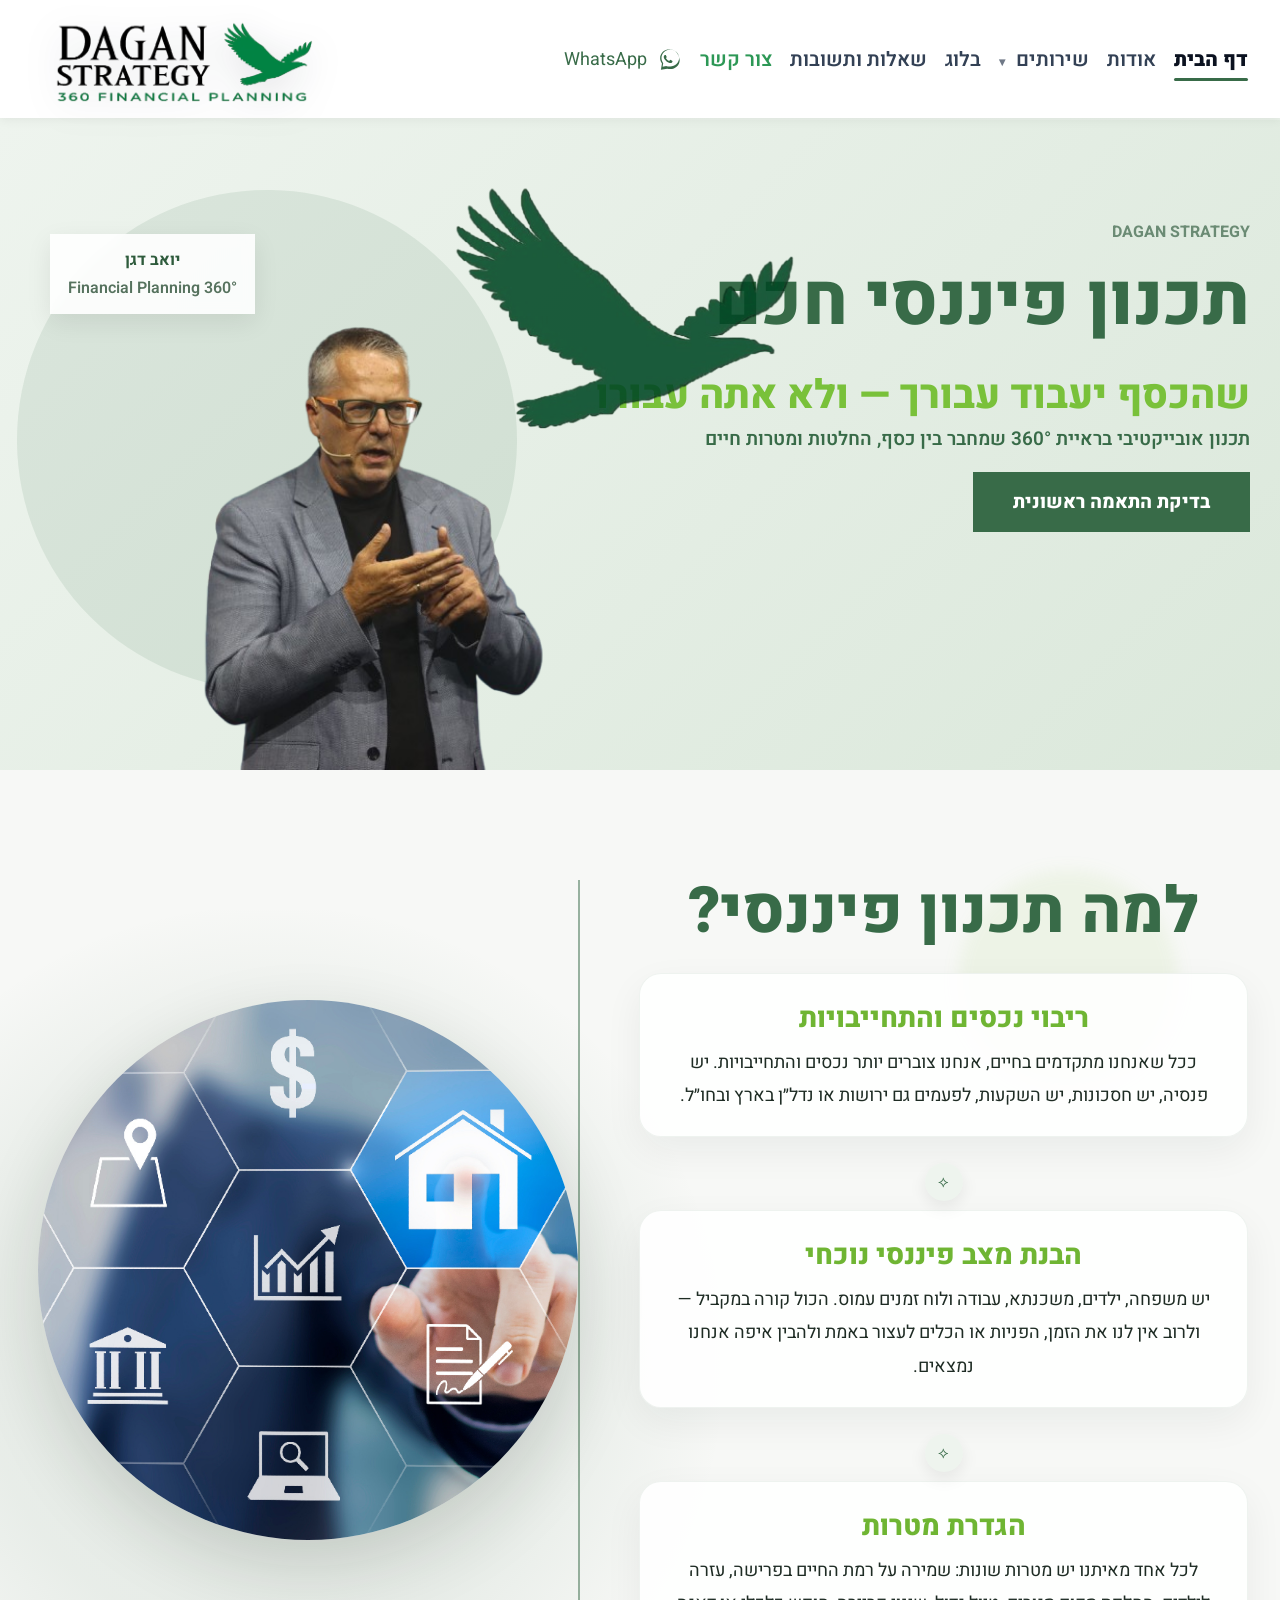
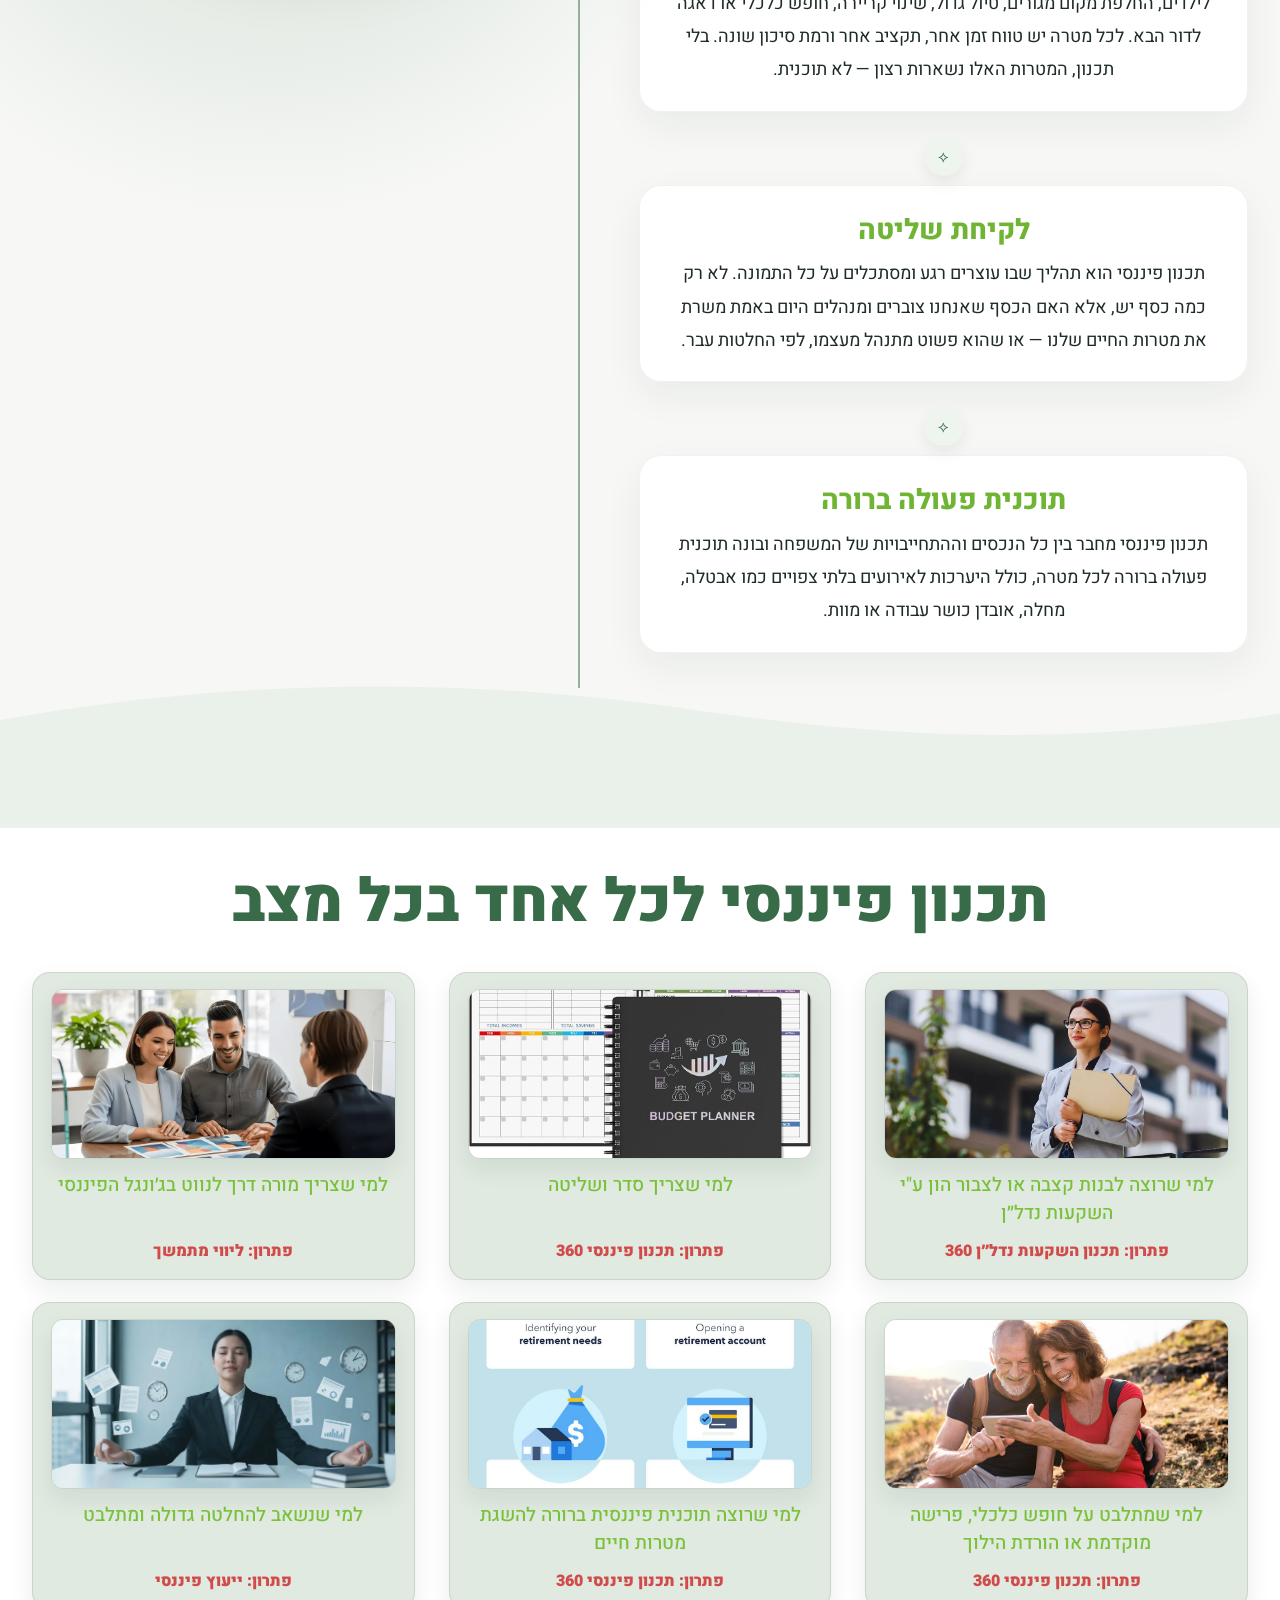
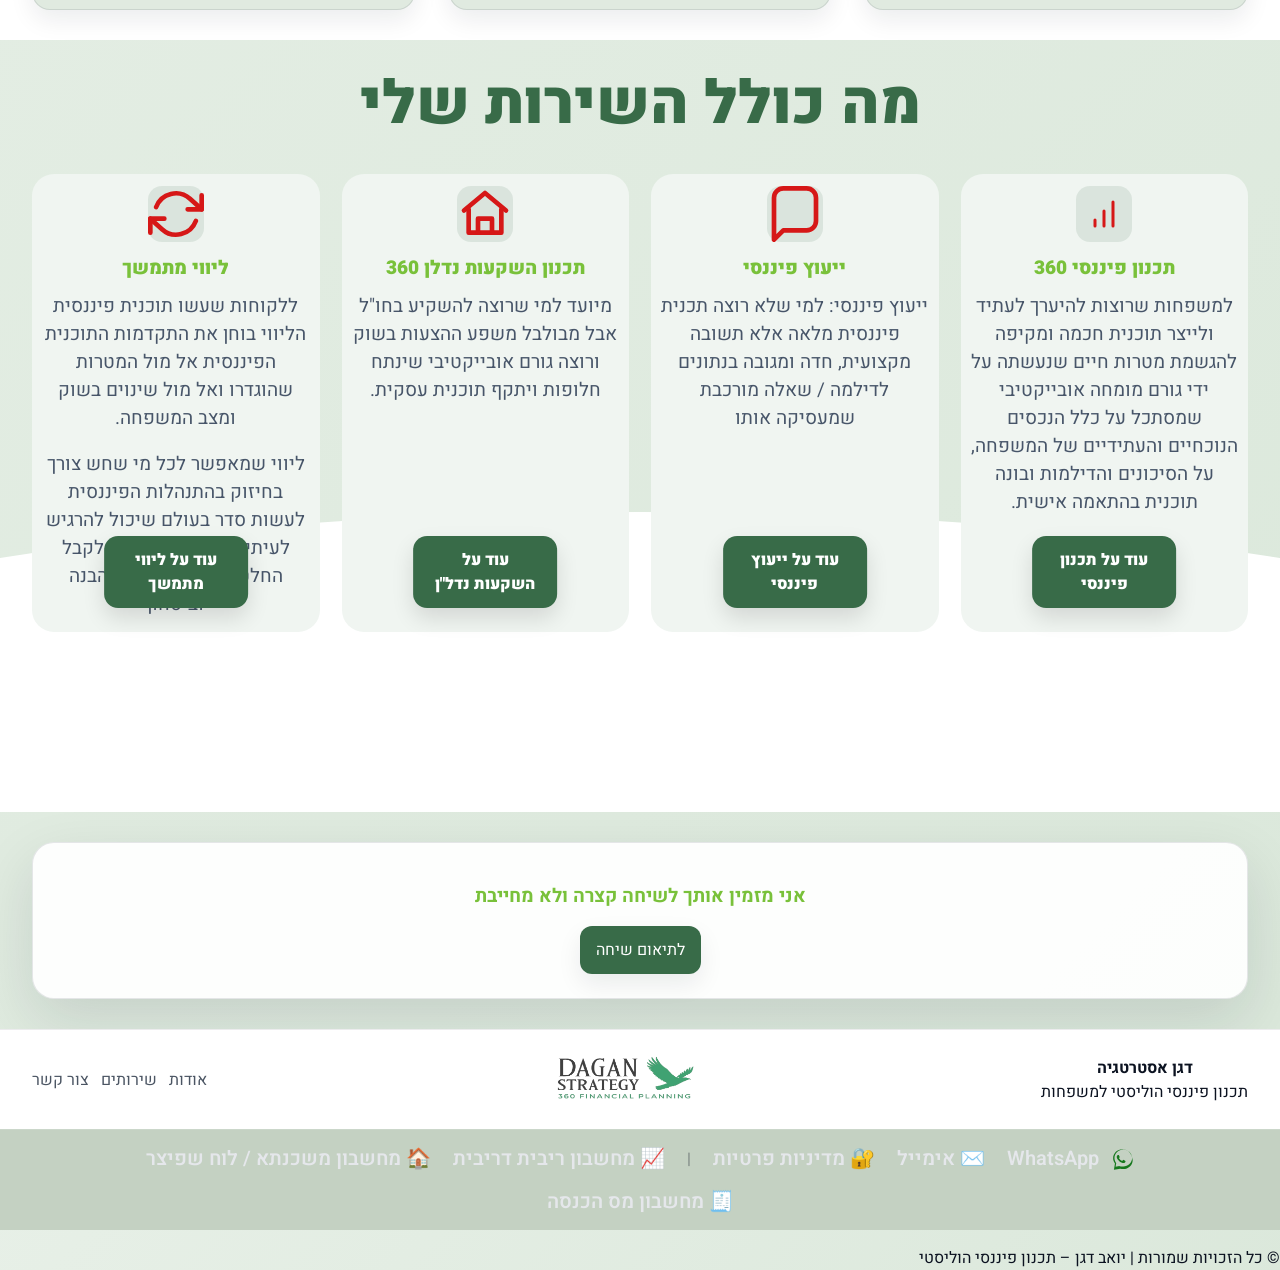
<file: index.html>
<!doctype html>
<html lang="he" dir="rtl">
<head>
  <meta charset="UTF-8" />
  <meta name="google-site-verification" content="JQlXQ-o8Fg6yquLhlQ1WXF76BLwQuIuKsmVSujNBe94" />
  <meta name="description" content="יואב דגן מספק תכנון פיננסי הוליסטי בראיית 360°, חיבור בין כסף, החלטות ומטרות חיים. תכנון ללא אינטרסים ובהירות פיננסית למשפחות.">
  <meta name="viewport" content="width=device-width, initial-scale=1.0" />
<title> השקעות נדל"ן | יואב דגן – ייעוץ פיננסי  | Dagan Strategy | דגן אסטרטגיה </title>

  <!-- Font (יוקרתי ונקי) -->
  <link rel="preconnect" href="https://fonts.googleapis.com">
  <link rel="preconnect" href="https://fonts.gstatic.com" crossorigin>
  <link href="https://fonts.googleapis.com/css2?family=Heebo:wght@300;400;600;700;800;900&display=swap" rel="stylesheet">
  
<script type="application/ld+json">
{
  "@context": "https://schema.org",
  "@graph": [
    {
      "@type": "WebSite",
      "@id": "https://dagan-strategy.com/#website",
      "url": "https://dagan-strategy.com/",
      "name": "Dagan Strategy",
      "inLanguage": "he-IL"
    },
    {
      "@type": "Person",
      "@id": "https://dagan-strategy.com/#yoav-dagan",
      "name": "יואב דגן",
      "url": "https://dagan-strategy.com/",
      "image": "https://dagan-strategy.com/images/yoavd.png",
      "jobTitle": "מתכנן פיננסי",
      "worksFor": {
        "@type": "Organization",
        "name": "Dagan Strategy"
      },
      "sameAs": [
        "https://www.linkedin.com/in/yoav-dagan-dd/",
        "https://www.facebook.com/yoav.dagan.7?locale=he_IL"
        
      ]
    },
    {
      "@type": "ProfessionalService",
      "@id": "https://dagan-strategy.com/#business",
      "name": "Dagan Strategy",
      "url": "https://dagan-strategy.com/",
      "image": "https://dagan-strategy.com/images/yoavd.png",
      "telephone": "+972523240978",
      "areaServed": "IL",
      "inLanguage": "he-IL",
      "founder": { "@id": "https://dagan-strategy.com/#yoav-dagan" }
    }
  ]
}
</script>

  <link rel="stylesheet" href="style.css">
</head>

<body>

<!-- ================= Header ================= -->
<header class="site-header">
  <div class="container header-inner">

   
    <nav class="nav" aria-label="תפריט ראשי">
        <a class="nav-link active" href="index.html">דף הבית</a>
        <a class="nav-link" href="about.html">אודות</a>
        
        
        <div class="nav-dropdown">
          <button class="nav-link nav-dropbtn" type="button" aria-haspopup="true" aria-expanded="false">
            שירותים <span class="nav-caret">▾</span>
          </button>
          <div class="dropdown" role="menu" aria-label="שירותים">
              <a href="services-financial-360.html">תכנון פיננסי 360</a>
              <a href="services-consulting.html">ייעוץ פיננסי</a>
              <a href="services-realestate.html">תכנון השקעות נדל״ן 360</a>
              <a href="services-retainer.html">ליווי מתמשך</a>
            </div>
            
        </div>
        
  
        <a class="nav-link" href="blog.html">בלוג</a>
        <a class="nav-link" href="faq.html">שאלות ותשובות</a>
        <a class="nav-link-contact" href="contact.html">צור קשר</a>
        <a class="topwhat" href="https://wa.me/972549002792" target="_blank" rel="noopener">
          <svg class="wa-iconw" viewBox="0 0 32 32" aria-hidden="true">
            <path fill="currentColor"
              d="M19.11 17.36c-.27-.14-1.6-.79-1.85-.88-.25-.09-.43-.14-.61.14-.18.27-.7.88-.86 1.06-.16.18-.32.21-.59.07-.27-.14-1.14-.42-2.17-1.35-.8-.71-1.34-1.59-1.5-1.86-.16-.27-.02-.41.12-.55.12-.12.27-.32.41-.48.14-.16.18-.27.27-.46.09-.18.05-.34-.02-.48-.07-.14-.61-1.47-.84-2.01-.22-.53-.45-.46-.61-.47h-.52c-.18 0-.48.07-.73.34-.25.27-.96.94-.96 2.29 0 1.35.99 2.65 1.13 2.84.14.18 1.95 2.98 4.73 4.18.66.29 1.18.46 1.58.59.66.21 1.26.18 1.73.11.53-.08 1.6-.66 1.83-1.3.23-.64.23-1.18.16-1.3-.07-.11-.25-.18-.52-.32zM16.01 3C9.38 3 4 8.08 4 14.34c0 2.53.88 4.85 2.36 6.72L5 29l8.12-1.27c1.2.33 2.47.51 3.89.51 6.63 0 12.01-5.08 12.01-11.34C28.02 8.08 22.64 3 16.01 3zm0 22.02c-1.29 0-2.55-.18-3.74-.53l-.27-.08-4.82.75.79-4.55-.18-.28c-1.34-1.84-2.05-4-2.05-6.23 0-5.93 5.16-10.77 11.27-10.77 6.11 0 11.27 4.83 11.27 10.77 0 5.93-5.16 10.76-11.27 10.76z"/>
          </svg>
          WhatsApp 
        </a>
  
      </nav>

      
    <a class="logo-center" href="index.html" aria-label="דף הבית - דגן אסטרטגיה">
      
      <img class="logo-img" src="images/logo.jpg" alt="דגן אסטרטגיה">
    </a>

    <button class="menu-btn" id="menuBtn" aria-label="פתיחת תפריט" aria-expanded="false">☰</button>
  </div>

  
  <div class="mobile-nav" id="mobileNav" hidden>
    <a href="index.html">דף הבית</a>
    <a href="about.html">אודות</a>
   
   <!-- שירותים (Dropdown בנייד) -->
<button class="mnav-acc" type="button" id="mobileServicesBtn" aria-expanded="false">
    שירותים <span class="mnav-caret">▾</span>
  </button>
  
  <div class="mnav-sub" id="mobileServicesSub" hidden>
    <a href="services-financial-360.html">תכנון פיננסי 360</a>
    <a href="services-consulting.html">ייעוץ פיננסי</a>
    <a href="services-realestate.html">תכנון השקעות נדל״ן 360</a>
    <a href="services-retainer.html">ליווי מתמשך</a>
  </div>
  <a href="blog.html">בלוג</a>
  <a href="faq.html">שאלות ותשובות</a>
  <a href="contact.html">צור קשר</a>
  </div>
  
</header>

<!-- ================= Main ================= -->
<main>

  <!-- ===== Hero ===== -->
  <section class="hero">
    <div class="hero-inner">
      <div class="hero-bird">
        <img class="bird-body" src="images/logo_bird.png" alt="">
        <img class="bird-wings" src="images/logo_bird.png" alt="">
      </div>
  
      <div class="hero-text">
        <p class="hero-kicker">DAGAN STRATEGY</p>
        <h1>תכנון פיננסי חכם</h1>
        <p class="hero-motiv">
          שהכסף יעבוד עבורך — ולא אתה עבורו
        </p>

        <p class="hero-subtitle">
          תכנון אובייקטיבי בראיית 360° שמחבר בין כסף, החלטות ומטרות חיים
        </p>
        
        <a class="hero-btn" href="contact.html">בדיקת התאמה ראשונית</a>
      </div>
  
      <div class="hero-image-wrap">
        <div class="hero-shape"></div>
        <div class="hero-image">
          <img src="images/yoavd.png" alt="יואב דגן - תכנון פיננסי">
        </div>
        <div class="hero-person-tag">
          <strong>יואב דגן</strong>
          <span>360° Financial Planning</span>
        </div>
      </div>
      
    </div>
  </section>

<!-- ===== Content teaser ===== -->
<section class="section alt">
    <div class="container split">

        
    <div class="split-content">
        <h3 class="section-title">למה תכנון פיננסי?</h3>
       

        <div class="reasons-list">

            <div class="reason-item">
              
              <div>
                <h2>ריבוי נכסים והתחייבויות</h2>
                <p>
                  ככל שאנחנו מתקדמים בחיים, אנחנו צוברים יותר נכסים והתחייבויות.
                  יש פנסיה, יש חסכונות, יש השקעות, לפעמים גם ירושות או נדל״ן בארץ ובחו״ל.
                </p>
              </div>
            </div>
          
            <div class="reason-item">
              <span class="reason-icon">⟡</span>
              <div>
                <h2>הבנת מצב פיננסי נוכחי</h2>
                <p>
                  יש משפחה, ילדים, משכנתא, עבודה ולוח זמנים עמוס.
                  הכול קורה במקביל — ולרוב אין לנו את הזמן, הפניות או הכלים
                  לעצור באמת ולהבין איפה אנחנו נמצאים.
                </p>
              </div>
            </div>
          
            <div class="reason-item">
              <span class="reason-icon">⟡</span>
              <div>
                <h2>הגדרת מטרות</h2>
                <p>
                  לכל אחד מאיתנו יש מטרות שונות:
                  שמירה על רמת החיים בפרישה, עזרה לילדים,
                  החלפת מקום מגורים, טיול גדול, שינוי קריירה,
                  חופש כלכלי או דאגה לדור הבא.
                  לכל מטרה יש טווח זמן אחר,
                  תקציב אחר ורמת סיכון שונה.
                  בלי תכנון, המטרות האלו נשארות רצון — לא תוכנית.
                </p>
              </div>
            </div>
          
            <div class="reason-item">
              <span class="reason-icon">⟡</span>
              <div>
                <h2>לקיחת שליטה</h2>
                <p>
                  תכנון פיננסי הוא תהליך שבו עוצרים רגע ומסתכלים על כל התמונה.
                  לא רק כמה כסף יש, אלא האם הכסף שאנחנו צוברים ומנהלים היום
                  באמת משרת את מטרות החיים שלנו —
                  או שהוא פשוט מתנהל מעצמו,
                  לפי החלטות עבר.
                </p>
              </div>
            </div>
           
            <div class="reason-item">
          
              <span class="reason-icon">⟡</span>
              <div>
                <h2>תוכנית פעולה ברורה</h2>
                <p>
                  תכנון פיננסי מחבר בין כל הנכסים וההתחייבויות של המשפחה
                  ובונה תוכנית פעולה ברורה לכל מטרה,
                  כולל היערכות לאירועים בלתי צפויים
                  כמו אבטלה, מחלה,
                  אובדן כושר עבודה או מוות.
                </p>
              
            </div>
            </div>
          
          </div>
          
      </div>
      <div class="split-media animate-in">
        <img src="images/financial.jpg" alt="תכנון פיננסי">
      </div>
    </div>
    <svg class="alt-wave" viewBox="0 0 1440 520" preserveAspectRatio="none" aria-hidden="true">
      <path d="M0,190 C260,60 520,60 760,150 C1020,260 1230,260 1440,170 L1440,520 L0,520 Z"></path>
    </svg>
    
  </section>

  <section class="fit-section">
    <div class="container">
      <h2 class="fit-title">תכנון פיננסי לכל אחד בכל מצב</h2>
  
      <div class="fit-grid">
  
        <div class="fit-item">
          <div class="fit-card reveal from-bottom">
            <img class="fit-img" src="images/nadlaninvest.jpg" alt="">
            <p class="fit-text">
              למי שרוצה לבנות קצבה או לצבור הון ע"י השקעות נדל״ן
            </p>
            <a class="fit-solution" href="services-realestate.html">פתרון: תכנון השקעות נדל״ן 360</a>
          </div>
        </div>
      
  
        <div class="fit-item">
          <div class="fit-card reveal from-bottom">
            <img class="fit-img" src="images/orgenaize_.jpg" alt="">
            <p class="fit-text">
              למי שצריך סדר ושליטה
            </p>
            <a class="fit-solution" href="services-financial-360.html">פתרון: תכנון פיננסי 360</a>
          </div>
        </div>
  
        <div class="fit-item">
          <div class="fit-card reveal from-bottom">
            <img class="fit-img" src="images/jungle.jpg" alt="">
            <p class="fit-text">
              למי שצריך מורה דרך לנווט בג׳ונגל הפיננסי
            </p>
            <a class="fit-solution" href="services-retainer.html">פתרון: ליווי מתמשך</a>
          </div>
          
        </div>
  
        <div class="fit-item">
          <div class="fit-card reveal from-bottom">
            <img class="fit-img" src="images/fredom.png" alt="">
            <p class="fit-text">
              למי שמתלבט על חופש כלכלי, פרישה מוקדמת או הורדת הילוך
            </p>
            <a class="fit-solution" href="services-financial-360.html">פתרון: תכנון פיננסי 360</a>
          </div>
          
        </div>
  
        <div class="fit-item">
          <div class="fit-card reveal from-bottom">
            <img class="fit-img" src="images/planing.jpeg" alt="">
            <p class="fit-text">
              למי שרוצה תוכנית פיננסית ברורה להשגת מטרות חיים
            </p>
            <a class="fit-solution" href="services-financial-360.html">פתרון: תכנון פיננסי 360</a>
          </div>
         
        </div>
  
        <div class="fit-item ">
          <div class="fit-card reveal from-bottom">
            <img class="fit-img" src="images/decision.jpg" alt="">
            <p class="fit-text">
              למי שנשאב להחלטה גדולה ומתלבט
            </p>
            <a class="fit-solution" href="services-consulting.html">פתרון: ייעוץ פיננסי</a>
          </div>
          
        </div>
  
      </div>
    </div>
  </section>
  
  <!-- ===== Services preview ===== -->
  <section class="services-preview">
    <div class="container">
      <div class="services-shell">
        <h2 class="fit-title">מה כולל השירות שלי</h2>

        <div class="services-grid">
          <article class="service-box reveal from-bottom">
            <div class="service-icon">
              <svg width="36" height="36" viewBox="0 0 24 24" fill="none"
                   stroke="currentColor" stroke-width="2"
                   stroke-linecap="round" stroke-linejoin="round">
                <line x1="12" y1="20" x2="12" y2="10"/>
                <line x1="18" y1="20" x2="18" y2="4"/>
                <line x1="6" y1="20" x2="6" y2="16"/>
              </svg>
            </div>
            
            <h3>תכנון פיננסי 360</h3>
            <p>
                 למשפחות שרוצות להיערך לעתיד ולייצר תוכנית חכמה ומקיפה להגשמת מטרות
                חיים שנעשתה על ידי גורם מומחה אובייקטיבי שמסתכל על כלל הנכסים הנוכחיים והעתידיים של
                המשפחה, על הסיכונים והדילמות ובונה תוכנית בהתאמה אישית.
                
            </p>
            <a class="service-btn" href="services-financial-360.html">עוד על תכנון פיננסי</a>
          </article>

          <article class="service-box reveal from-bottom">
            <div class="service-icon">
              <svg viewBox="0 0 24 24" fill="none" stroke="currentColor" stroke-width="2" stroke-linecap="round" stroke-linejoin="round">
                <path d="M21 15a4 4 0 0 1-4 4H7l-4 4V5a4 4 0 0 1 4-4h10a4 4 0 0 1 4 4z"/>
              </svg>
              
            </div>
            <h3>ייעוץ פיננסי</h3>
            <p>
                ייעוץ פיננסי: למי שלא רוצה תכנית פיננסית מלאה אלא תשובה מקצועית, חדה ומגובה בנתונים לדילמה / שאלה מורכבת שמעסיקה אותו
            </p>
            <a class="service-btn" href="services-consulting.html">עוד על ייעוץ פיננסי</a>
          </article>

          <article class="service-box reveal from-bottom">
            <div class="service-icon">
              <svg viewBox="0 0 24 24" fill="none" stroke="currentColor" stroke-width="2" stroke-linecap="round" stroke-linejoin="round">
                <path d="M3 10.5L12 3l9 7.5"/>
                <path d="M5 10v10h14V10"/>
                <path d="M9 20v-6h6v6"/>
              </svg>
              
            </div>
            <h3>תכנון השקעות נדלן 360</h3>
            <p>
             מיועד למי שרוצה להשקיע בחו"ל אבל מבולבל משפע ההצעות בשוק ורוצה גורם אובייקטיבי שינתח חלופות ויתקף תוכנית עסקית.
            </p>
            <a class="service-btn" href="services-realestate.html">עוד על השקעות נדל"ן</a>
          </article>

          <article class="service-box reveal from-bottom">
            <div class="service-icon">
              <svg viewBox="0 0 24 24" fill="none"
                   stroke="currentColor" stroke-width="2"
                   stroke-linecap="round" stroke-linejoin="round">
                <polyline points="23 4 23 10 17 10"/>
                <polyline points="1 20 1 14 7 14"/>
                <path d="M3.5 9a9 9 0 0 1 14.5-3.5L23 10"/>
                <path d="M20.5 15a9 9 0 0 1-14.5 3.5L1 14"/>
              </svg>
            </div>
            
            
            <h3>ליווי מתמשך</h3>
            <p>
           ללקוחות שעשו תוכנית פיננסית הליווי בוחן את התקדמות התוכנית הפיננסית אל מול המטרות שהוגדרו ואל מול שינוים בשוק ומצב המשפחה.
            </p>
            <p>
            	ליווי שמאפשר לכל מי שחש צורך בחיזוק בהתנהלות הפיננסית לעשות סדר בעולם שיכול להרגיש לעיתים מורכב ולהתחיל לקבל החלטות מתוך בהירות, הבנה וביטחון 
            </p>
            <a class="service-btn" href="services-retainer.html">עוד על ליווי מתמשך</a>
          </article>
        </div>
      </div>
    </div>
  </section>

 
<!-- ===== Final CTA ===== -->
<section class="section">
    <div class="container final-cta">
        <h2 class="lead">
       אני מזמין אותך לשיחה קצרה ולא מחייבת</h2>
      
      <a class="btn primary" href="contact.html">לתיאום שיחה</a>
    </div>
  </section>
  

</main>

<!-- ================= Footer ================= -->
<footer class="site-footer">
    <div class="container footer-inner">
  
      <div class="footer-left">
        <strong>דגן אסטרטגיה</strong>
        <div class="muted">תכנון פיננסי הוליסטי למשפחות</div>
      </div>
  
      <!-- לוגו באמצע -->
      <div class="footer-logo">
        <img src="images/logo.jpg" alt="Dagan Strategy">
      </div>
  
      <div class="footer-links">
        <a href="about.html">אודות</a>
        <a href="services.html">שירותים</a>
        <a href="contact.html">צור קשר</a>
      </div>
  
    </div>
  </footer>
  <div class="footer-extra">
    <div class="container footer-extra-inner">
  
        <a href="https://wa.me/972549002792" target="_blank" rel="noopener" class="footer-link">
            <svg class="wa-icon" viewBox="0 0 32 32" aria-hidden="true">
              <path fill="currentColor"
                d="M19.11 17.36c-.27-.14-1.6-.79-1.85-.88-.25-.09-.43-.14-.61.14-.18.27-.7.88-.86 1.06-.16.18-.32.21-.59.07-.27-.14-1.14-.42-2.17-1.35-.8-.71-1.34-1.59-1.5-1.86-.16-.27-.02-.41.12-.55.12-.12.27-.32.41-.48.14-.16.18-.27.27-.46.09-.18.05-.34-.02-.48-.07-.14-.61-1.47-.84-2.01-.22-.53-.45-.46-.61-.47h-.52c-.18 0-.48.07-.73.34-.25.27-.96.94-.96 2.29 0 1.35.99 2.65 1.13 2.84.14.18 1.95 2.98 4.73 4.18.66.29 1.18.46 1.58.59.66.21 1.26.18 1.73.11.53-.08 1.6-.66 1.83-1.3.23-.64.23-1.18.16-1.3-.07-.11-.25-.18-.52-.32zM16.01 3C9.38 3 4 8.08 4 14.34c0 2.53.88 4.85 2.36 6.72L5 29l8.12-1.27c1.2.33 2.47.51 3.89.51 6.63 0 12.01-5.08 12.01-11.34C28.02 8.08 22.64 3 16.01 3zm0 22.02c-1.29 0-2.55-.18-3.74-.53l-.27-.08-4.82.75.79-4.55-.18-.28c-1.34-1.84-2.05-4-2.05-6.23 0-5.93 5.16-10.77 11.27-10.77 6.11 0 11.27 4.83 11.27 10.77 0 5.93-5.16 10.76-11.27 10.76z"/>
            </svg>
            WhatsApp
          </a>
          
  
      <a href="mailto:dagancfp@gmail.com" class="footer-link">
        ✉️ אימייל
      </a>
  
      <a href="privacy.html" class="footer-link">
        🔐 מדיניות פרטיות
      </a>
  
      <span class="footer-sep">|</span>
  
      <a href="https://share.google/3KUvRFzEkoz43UX1H" class="footer-link" target="_blank" rel="noopener">
        📈 מחשבון ריבית דריבית
      </a>
      
      <a href="https://share.google/5d10lsNsfMuAiLt1C" class="footer-link" target="_blank" rel="noopener">
        🏠 מחשבון משכנתא / לוח שפיצר
      </a>
      
      <a href="https://share.google/bFvg0QFTsK17xXrzh" class="footer-link" target="_blank" rel="noopener">
        🧾 מחשבון מס הכנסה
      </a>
      
    </div>
  </div>
  <p>© כל הזכויות שמורות | יואב דגן – תכנון פיננסי הוליסטי</p>

  <a class="topwhatmobile" href="https://wa.me/972549002792?text=היי%20יואב,%20אשמח%20לתאם%20שיחה%20לתכנון%20פיננסי." target="_blank" rel="noopener">
    <img src="images/whatsapp.jpg" alt="WhatsApp" class="wa-img">
  </a>
<script src="script.js"></script>
</body>
</html>
</file>
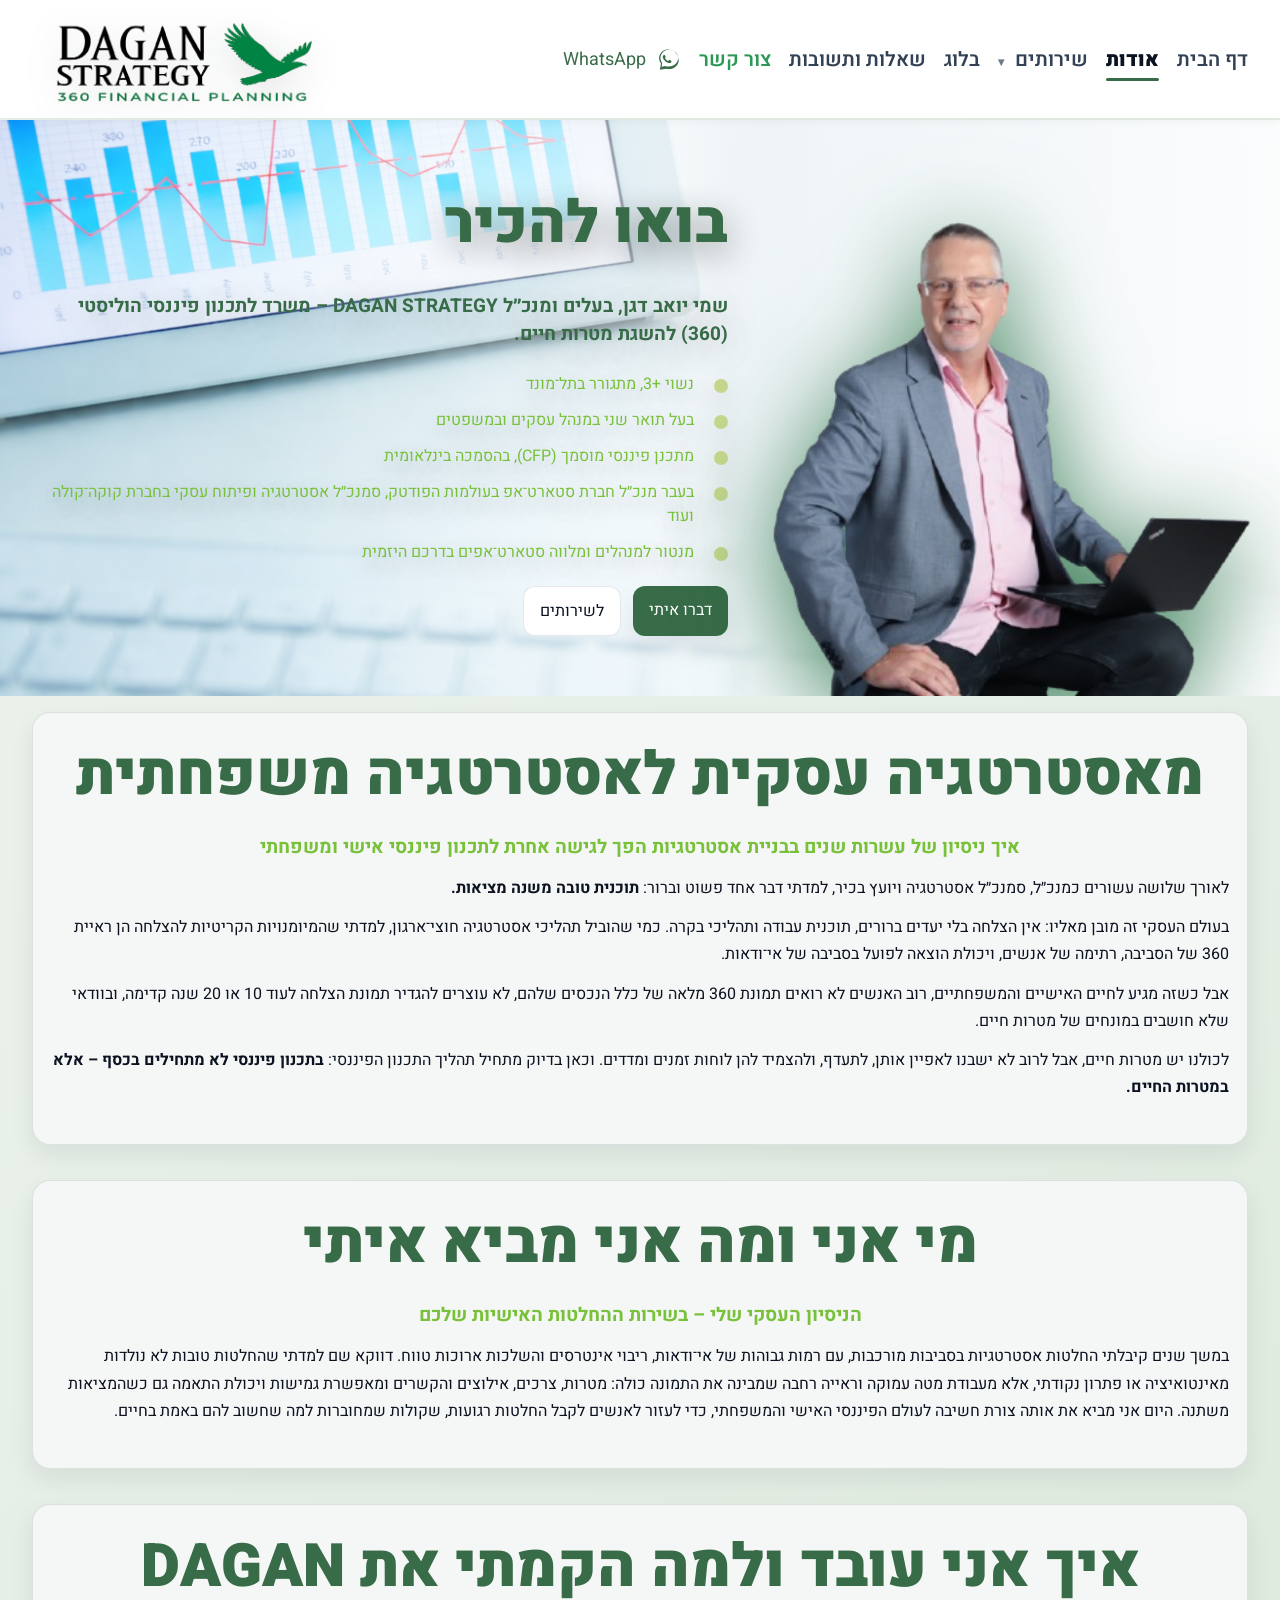
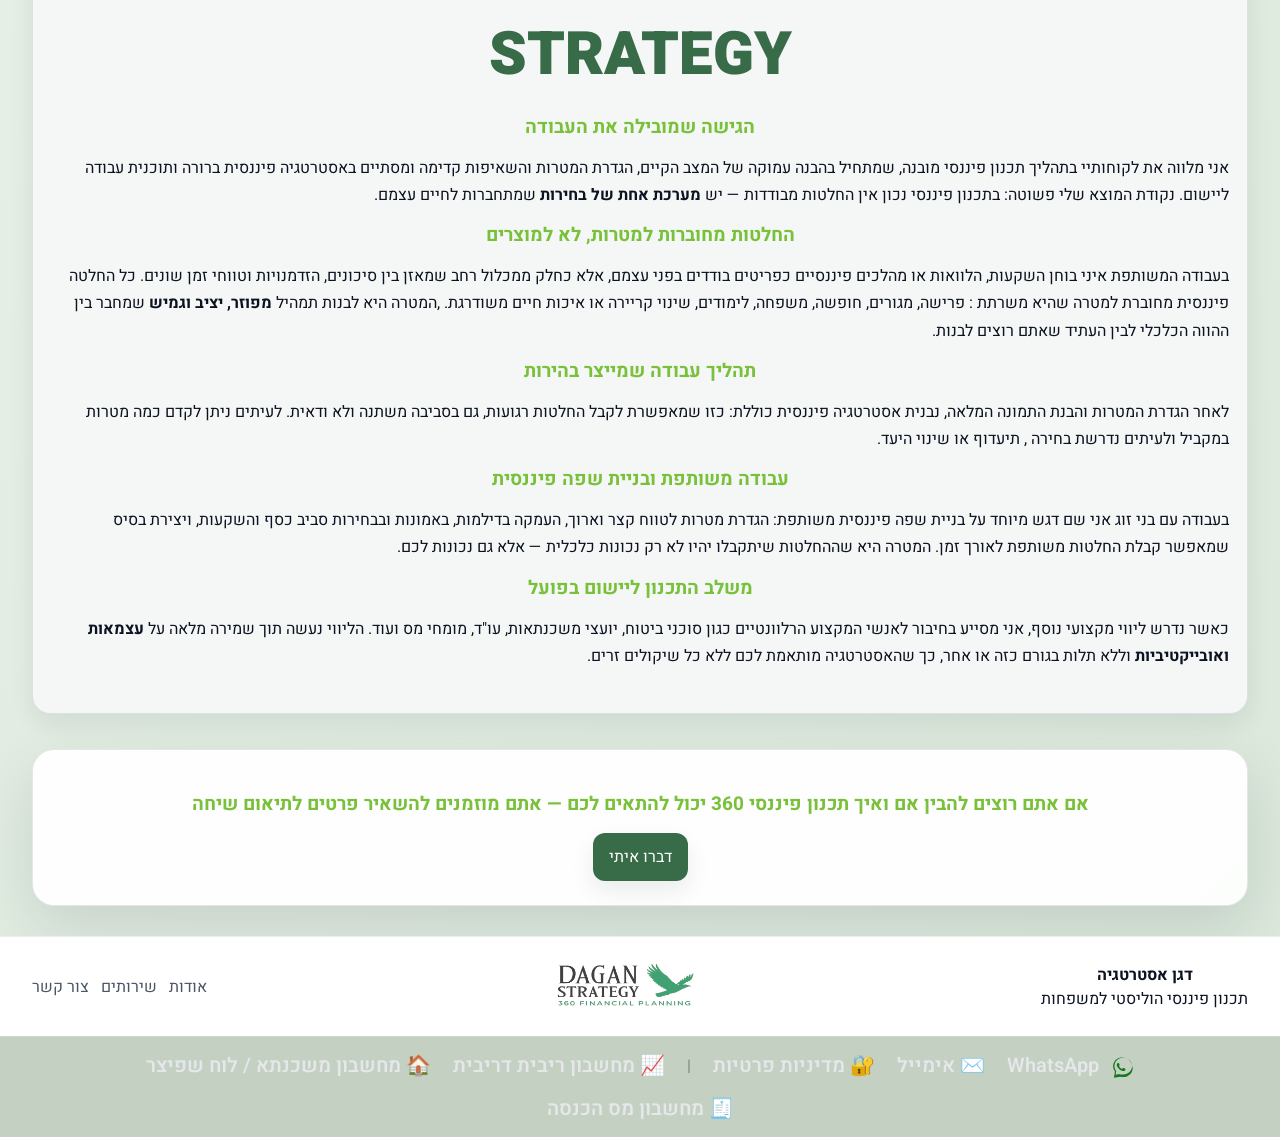
<file: about.html>
<!doctype html>
<html lang="he" dir="rtl">
<head>
  <meta charset="UTF-8" />
  <meta name="description" content="מתכנן פיננסי עצמאי המעניק ייעוץ פיננסי אובייקטיבי, אסטרטגיה פיננסית אישית וניהול כסף משפחתי.">
  <meta name="viewport" content="width=device-width, initial-scale=1.0" />
  <title>מתכנן פיננסי עצמאי | דגן אסטרטגיה</title>


  <!-- Font (יוקרתי ונקי) -->
  <link rel="preconnect" href="https://fonts.googleapis.com">
  <link rel="preconnect" href="https://fonts.gstatic.com" crossorigin>
  <link href="https://fonts.googleapis.com/css2?family=Heebo:wght@300;400;600;700;800;900&display=swap" rel="stylesheet">

  <link rel="stylesheet" href="style.css">
</head>

<body>

<!-- ================= Header ================= -->
<header class="site-header">
  <div class="container header-inner">

    
    <nav class="nav" aria-label="תפריט ראשי">
        <a class="nav-link" href="index.html">דף הבית</a>
        <a class="nav-link active" href="about.html">אודות</a>
        
        
        <div class="nav-dropdown">
          <button class="nav-link nav-dropbtn" type="button" aria-haspopup="true" aria-expanded="false">
            שירותים <span class="nav-caret">▾</span>
          </button>
          <div class="dropdown" role="menu" aria-label="שירותים">
              <a href="services-financial-360.html">תכנון פיננסי 360</a>
              <a href="services-consulting.html">ייעוץ פיננסי</a>
              <a href="services-realestate.html">תכנון השקעות נדל״ן 360</a>
              <a href="services-retainer.html">ליווי מתמשך</a>
            </div>
            
        </div>
        
  
        <a class="nav-link" href="blog.html">בלוג</a>
        <a class="nav-link" href="faq.html">שאלות ותשובות</a>
        <a class="nav-link-contact" href="contact.html">צור קשר</a>

        <a class="topwhat" href="https://wa.me/972549002792" target="_blank" rel="noopener">
          <svg class="wa-iconw" viewBox="0 0 32 32" aria-hidden="true">
            <path fill="currentColor"
              d="M19.11 17.36c-.27-.14-1.6-.79-1.85-.88-.25-.09-.43-.14-.61.14-.18.27-.7.88-.86 1.06-.16.18-.32.21-.59.07-.27-.14-1.14-.42-2.17-1.35-.8-.71-1.34-1.59-1.5-1.86-.16-.27-.02-.41.12-.55.12-.12.27-.32.41-.48.14-.16.18-.27.27-.46.09-.18.05-.34-.02-.48-.07-.14-.61-1.47-.84-2.01-.22-.53-.45-.46-.61-.47h-.52c-.18 0-.48.07-.73.34-.25.27-.96.94-.96 2.29 0 1.35.99 2.65 1.13 2.84.14.18 1.95 2.98 4.73 4.18.66.29 1.18.46 1.58.59.66.21 1.26.18 1.73.11.53-.08 1.6-.66 1.83-1.3.23-.64.23-1.18.16-1.3-.07-.11-.25-.18-.52-.32zM16.01 3C9.38 3 4 8.08 4 14.34c0 2.53.88 4.85 2.36 6.72L5 29l8.12-1.27c1.2.33 2.47.51 3.89.51 6.63 0 12.01-5.08 12.01-11.34C28.02 8.08 22.64 3 16.01 3zm0 22.02c-1.29 0-2.55-.18-3.74-.53l-.27-.08-4.82.75.79-4.55-.18-.28c-1.34-1.84-2.05-4-2.05-6.23 0-5.93 5.16-10.77 11.27-10.77 6.11 0 11.27 4.83 11.27 10.77 0 5.93-5.16 10.76-11.27 10.76z"/>
          </svg>
          WhatsApp 
        </a>
  
      </nav>

    <a class="logo-center" href="index.html" aria-label="דף הבית - דגן אסטרטגיה">
      <img class="logo-img" src="images/logo.jpg" alt="דגן אסטרטגיה">
    </a>

    <button class="menu-btn" id="menuBtn" aria-label="פתיחת תפריט" aria-expanded="false">☰</button>
  </div>

 
  <div class="mobile-nav" id="mobileNav" hidden>
    <a href="index.html">דף הבית</a>
    <a href="about.html">אודות</a>
   
   <!-- שירותים (Dropdown בנייד) -->
<button class="mnav-acc" type="button" id="mobileServicesBtn" aria-expanded="false">
    שירותים <span class="mnav-caret">▾</span>
  </button>
  
  <div class="mnav-sub" id="mobileServicesSub" hidden>
    <a href="services-financial-360.html">תכנון פיננסי 360</a>
    <a href="services-consulting.html">ייעוץ פיננסי</a>
    <a href="services-realestate.html">תכנון השקעות נדל״ן 360</a>
    <a href="services-retainer.html">ליווי מתמשך</a>
  </div>
  <a href="blog.html">בלוג</a>
  <a href="faq.html">שאלות ותשובות</a>
  <a href="contact.html">צור קשר</a>
  </div>

</header>

<main class="about-page">

    <section class="about-hero">
        <div class="about-hero-bg" aria-hidden="true"></div>
        <div class="about-hero-overlay" aria-hidden="true"></div>
    
            <div class="container about-hero-inner">
                <!-- טקסט בלבד בתוך הקונטיינר -->
                <div class="about-hero-copy reveal from-bottom">
                  <h1 class="about-hero-title">בואו להכיר</h1>
              
                  <p class="about-hero-lead">
                    שמי יואב דגן, בעלים ומנכ״ל <strong>DAGAN STRATEGY</strong> – משרד לתכנון פיננסי הוליסטי (360) להשגת מטרות חיים.
                  </p>
                  <ul class="about-hero-bullets" aria-label="נקודות עליי">
                    <li>נשוי +3, מתגורר בתל־מונד</li>
                    <li>בעל תואר שני במנהל עסקים ובמשפטים</li>
                    <li>מתכנן פיננסי מוסמך (CFP), בהסמכה בינלאומית</li>
                    <li>בעבר מנכ״ל חברת סטארט־אפ בעולמות הפודטק, סמנכ״ל אסטרטגיה ופיתוח עסקי בחברת קוקה־קולה ועוד</li>
                    <li>מנטור למנהלים ומלווה סטארט־אפים בדרכם היזמית</li>
                  </ul>
              
                  <div class="about-hero-actions">
                    <a class="btn primary pill" href="contact.html">דברו איתי</a>
                    <a class="btn ghost pill" href="services.html">לשירותים</a>
                  </div>
                </div>
              </div>
              
              <!-- ✅ התמונה מחוץ לקונטיינר כדי ש-bottom יתייחס לכל ה-hero -->
              <div class="about-hero-photo">
                <img src="images/yoav_about.png" alt="יואב דגן">
              </div>
              
    

      </section>
    
  <section class="section">
    <div class="container">

      <!-- פתיח עם תמונה -->
      <div class="card reveal from-bottom" style="margin-top:16px;">
       

        <h1 class="about-title">
         מאסטרטגיה עסקית לאסטרטגיה משפחתית
          </h1>
        
          <h3 class="about-subtitle">
            איך ניסיון של עשרות שנים בבניית אסטרטגיות
            הפך לגישה אחרת לתכנון פיננסי אישי ומשפחתי
          </h3>
    
        <p>
          לאורך שלושה עשורים כמנכ״ל, סמנכ״ל אסטרטגיה ויועץ בכיר, למדתי דבר אחד פשוט וברור:
          <strong>תוכנית טובה משנה מציאות.</strong>
        </p>

        <p>
          בעולם העסקי זה מובן מאליו: אין הצלחה בלי יעדים ברורים, תוכנית עבודה ותהליכי בקרה.
          כמי שהוביל תהליכי אסטרטגיה חוצי־ארגון, למדתי שהמיומנויות הקריטיות להצלחה הן
          ראיית 360 של הסביבה, רתימה של אנשים, ויכולת הוצאה לפועל בסביבה של אי־ודאות.
        </p>

        <p>
          אבל כשזה מגיע לחיים האישיים והמשפחתיים, רוב האנשים לא רואים תמונת 360 מלאה של כלל הנכסים שלהם,
          לא עוצרים להגדיר תמונת הצלחה לעוד 10 או 20 שנה קדימה, ובוודאי שלא חושבים במונחים של מטרות חיים.
        </p>

        <p>
          לכולנו יש מטרות חיים, אבל לרוב לא ישבנו לאפיין אותן, לתעדף, ולהצמיד להן לוחות זמנים ומדדים.
          וכאן בדיוק מתחיל תהליך התכנון הפיננסי:
          <strong>בתכנון פיננסי לא מתחילים בכסף – אלא במטרות החיים.</strong>
        </p>
      </div>

      <!-- מי אני ומה אני מביא -->
      <div class="card reveal from-bottom" style="margin-top:16px;">
        
        <h2 class="about-title">מי אני ומה אני מביא איתי</h2>
        
          <h3 class="about-subtitle">
           הניסיון העסקי שלי – בשירות ההחלטות האישיות שלכם
          </h3>
        <p>
            במשך שנים קיבלתי החלטות אסטרטגיות בסביבות מורכבות, עם רמות גבוהות של אי־ודאות, ריבוי אינטרסים והשלכות ארוכות טווח. דווקא שם למדתי שהחלטות טובות לא נולדות מאינטואיציה או פתרון נקודתי,
            אלא מעבודת מטה עמוקה וראייה רחבה שמבינה את התמונה כולה:
            מטרות, צרכים, אילוצים והקשרים ומאפשרת גמישות ויכולת התאמה גם כשהמציאות משתנה. היום אני מביא את אותה צורת חשיבה
            לעולם הפיננסי האישי והמשפחתי,
            כדי לעזור לאנשים לקבל החלטות רגועות, שקולות שמחוברות למה שחשוב להם באמת בחיים.
        </p>

      </div>

      <!-- למה הקמתי -->
      <div class="card reveal from-bottom" style="margin-top:16px;">
        <h2 class="about-title" >איך אני עובד ולמה הקמתי את DAGAN STRATEGY</h2>
        <h3 class="about-subtitle">
            הגישה שמובילה את העבודה
           </h3>
        <p>אני מלווה את לקוחותיי בתהליך תכנון פיננסי מובנה, שמתחיל בהבנה עמוקה של המצב הקיים, הגדרת המטרות והשאיפות קדימה ומסתיים באסטרטגיה פיננסית ברורה ותוכנית עבודה ליישום.
        נקודת המוצא שלי פשוטה:
        בתכנון פיננסי נכון אין החלטות מבודדות — יש 
        <strong>   מערכת אחת של בחירות </strong>
        
        שמתחברות לחיים עצמם.
        </p>
        <h3 class="about-subtitle">
            החלטות מחוברות למטרות, לא למוצרים
           </h3>

            <p>בעבודה המשותפת איני בוחן השקעות, הלוואות או מהלכים פיננסיים כפריטים בודדים בפני עצמם, אלא כחלק ממכלול רחב שמאזן בין סיכונים, הזדמנויות וטווחי זמן שונים.
           כל החלטה פיננסית מחוברת למטרה שהיא משרתת : פרישה, מגורים, חופשה, משפחה, לימודים, שינוי קריירה או איכות חיים משודרגת.
           
           ,המטרה היא לבנות תמהיל
            <strong> 
             מפוזר, יציב וגמיש
            </strong>
            שמחבר בין ההווה הכלכלי לבין העתיד שאתם רוצים לבנות.
            </p>
            <h3 class="about-subtitle">
                תהליך עבודה שמייצר בהירות
            </h3>
 
             <p>לאחר הגדרת המטרות והבנת התמונה המלאה, נבנית אסטרטגיה פיננסית כוללת:
                כזו שמאפשרת לקבל החלטות רגועות, גם בסביבה משתנה ולא ודאית.
                לעיתים ניתן לקדם כמה מטרות במקביל ולעיתים נדרשת בחירה , תיעדוף או שינוי היעד.
                </p>
             <h3 class="about-subtitle">
                עבודה משותפת ובניית שפה פיננסית
             </h3>
  
              <p>בעבודה עם בני זוג אני שם דגש מיוחד על בניית שפה פיננסית משותפת:
                הגדרת מטרות לטווח קצר וארוך,
                העמקה בדילמות, באמונות ובבחירות סביב כסף והשקעות,
                ויצירת בסיס שמאפשר קבלת החלטות משותפת לאורך זמן.
                המטרה היא שההחלטות שיתקבלו יהיו
                לא רק נכונות כלכלית — אלא גם נכונות לכם.
                </p>
              <h3 class="about-subtitle">
                משלב התכנון ליישום בפועל
              </h3>
   
               <p>כאשר נדרש ליווי מקצועי נוסף, אני מסייע בחיבור לאנשי המקצוע הרלוונטיים כגון סוכני ביטוח, יועצי משכנתאות, עו"ד, מומחי מס ועוד.
                הליווי נעשה תוך שמירה מלאה על 
                <strong> עצמאות ואובייקטיביות</strong>
                וללא תלות בגורם כזה או אחר, כך שהאסטרטגיה מותאמת לכם ללא כל שיקולים זרים. 
                </p>
             
    

      </div>

  
      <!-- כפתור מעבר לצור קשר (אופציונלי, נראה מעולה) -->
      <div class="final-cta reveal from-bottom" style="margin-top:16px;">
        
        <h2 class="lead">אם אתם רוצים להבין אם ואיך תכנון פיננסי 360 יכול להתאים לכם —
            אתם מוזמנים להשאיר פרטים לתיאום שיחה</h2>

        <a class="btn primary pill" href="contact.html">דברו איתי</a>
      </div>



    </div>
  </section>
</main>
<footer class="site-footer">
    <div class="container footer-inner">
  
      <div class="footer-left">
        <strong>דגן אסטרטגיה</strong>
        <div class="muted">תכנון פיננסי הוליסטי למשפחות</div>
      </div>
  
      <!-- לוגו באמצע -->
      <div class="footer-logo">
        <img src="images/logo.jpg" alt="Dagan Strategy">
      </div>
  
      <div class="footer-links">
        <a href="about.html">אודות</a>
        <a href="services.html">שירותים</a>
        <a href="contact.html">צור קשר</a>
      </div>
  
    </div>
  </footer>
  <div class="footer-extra">
    <div class="container footer-extra-inner">
  
        <a href="https://wa.me/972549002792" target="_blank" rel="noopener" class="footer-link">
            <svg class="wa-icon" viewBox="0 0 32 32" aria-hidden="true">
              <path fill="currentColor"
                d="M19.11 17.36c-.27-.14-1.6-.79-1.85-.88-.25-.09-.43-.14-.61.14-.18.27-.7.88-.86 1.06-.16.18-.32.21-.59.07-.27-.14-1.14-.42-2.17-1.35-.8-.71-1.34-1.59-1.5-1.86-.16-.27-.02-.41.12-.55.12-.12.27-.32.41-.48.14-.16.18-.27.27-.46.09-.18.05-.34-.02-.48-.07-.14-.61-1.47-.84-2.01-.22-.53-.45-.46-.61-.47h-.52c-.18 0-.48.07-.73.34-.25.27-.96.94-.96 2.29 0 1.35.99 2.65 1.13 2.84.14.18 1.95 2.98 4.73 4.18.66.29 1.18.46 1.58.59.66.21 1.26.18 1.73.11.53-.08 1.6-.66 1.83-1.3.23-.64.23-1.18.16-1.3-.07-.11-.25-.18-.52-.32zM16.01 3C9.38 3 4 8.08 4 14.34c0 2.53.88 4.85 2.36 6.72L5 29l8.12-1.27c1.2.33 2.47.51 3.89.51 6.63 0 12.01-5.08 12.01-11.34C28.02 8.08 22.64 3 16.01 3zm0 22.02c-1.29 0-2.55-.18-3.74-.53l-.27-.08-4.82.75.79-4.55-.18-.28c-1.34-1.84-2.05-4-2.05-6.23 0-5.93 5.16-10.77 11.27-10.77 6.11 0 11.27 4.83 11.27 10.77 0 5.93-5.16 10.76-11.27 10.76z"/>
            </svg>
            WhatsApp
          </a>
          
  
      <a href="mailto:dagancfp@gmail.com" class="footer-link">
        ✉️ אימייל
      </a>
  
      <a href="privacy.html" class="footer-link">
        🔐 מדיניות פרטיות
      </a>
  
      <span class="footer-sep">|</span>
  
      <a href="https://share.google/3KUvRFzEkoz43UX1H" class="footer-link" target="_blank" rel="noopener">
        📈 מחשבון ריבית דריבית
      </a>
      
      <a href="https://share.google/5d10lsNsfMuAiLt1C" class="footer-link" target="_blank" rel="noopener">
        🏠 מחשבון משכנתא / לוח שפיצר
      </a>
      
      <a href="https://share.google/bFvg0QFTsK17xXrzh" class="footer-link" target="_blank" rel="noopener">
        🧾 מחשבון מס הכנסה
      </a>
      
  
    </div>
  </div>
  <a class="topwhatmobile" href="https://wa.me/972549002792?text=היי%20יואב,%20אשמח%20לתאם%20שיחה%20לתכנון%20פיננסי." target="_blank" rel="noopener">
    <img src="images/whatsapp.jpg" alt="WhatsApp" class="wa-img">
  </a>
<script src="script.js"></script>
</body>
</html>
</file>
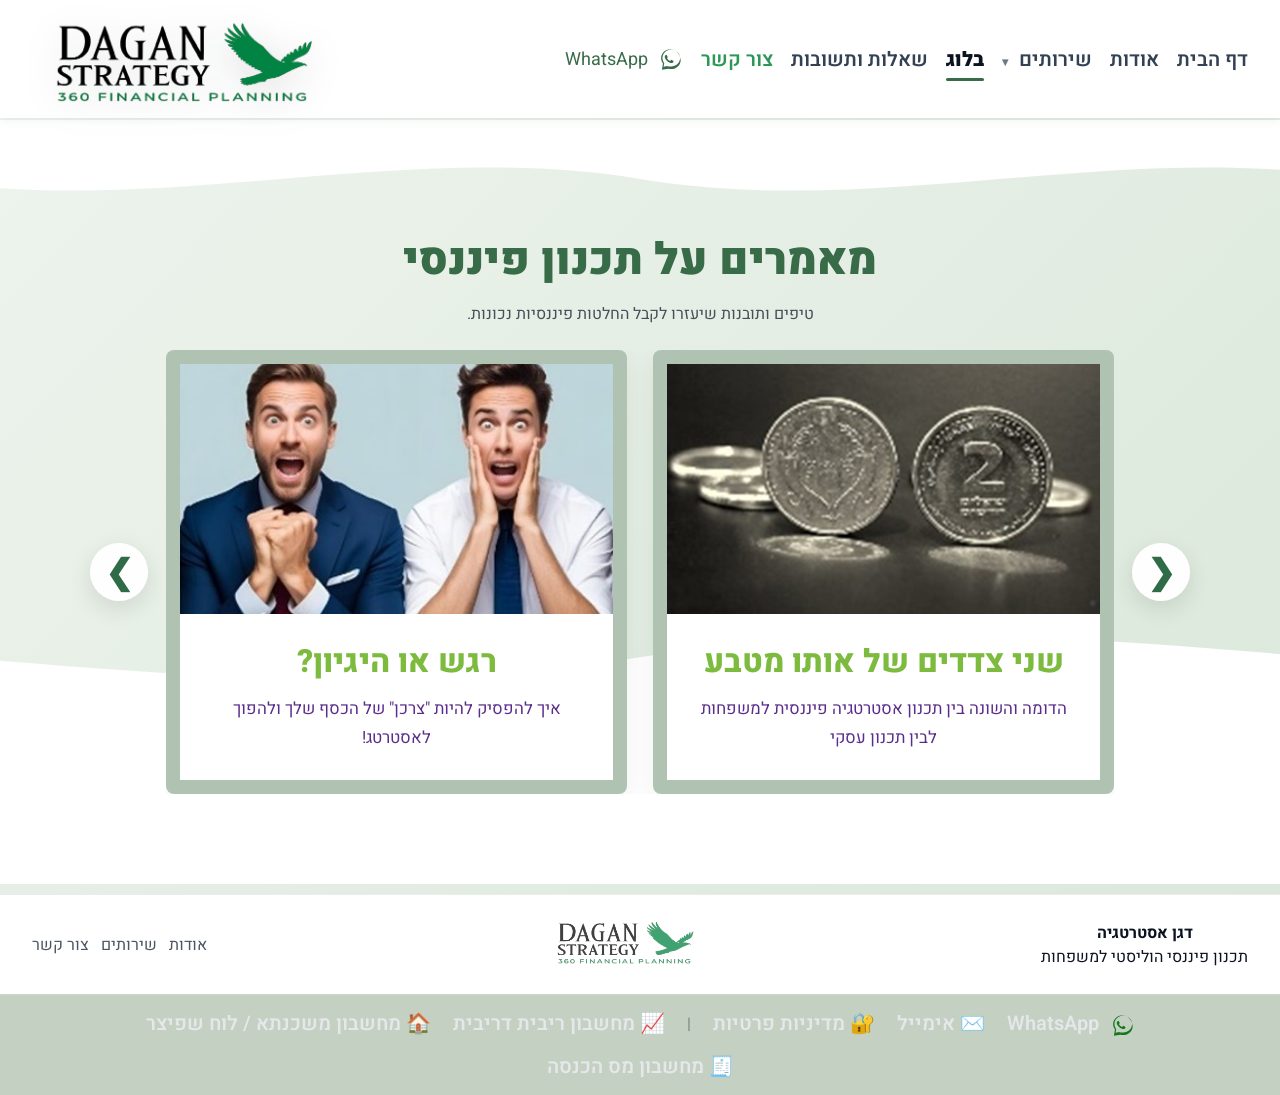
<file: blog.html>
<!doctype html>
<html lang="he" dir="rtl">
<head>
  <meta charset="UTF-8" />
  <meta name="viewport" content="width=device-width, initial-scale=1.0" />
  <title>מאמרים על תכנון פיננסי | ידע וטיפים פיננסיים</title>


  <!-- Font (יוקרתי ונקי) -->
  <link rel="preconnect" href="https://fonts.googleapis.com">
  <link rel="preconnect" href="https://fonts.gstatic.com" crossorigin>
  <link href="https://fonts.googleapis.com/css2?family=Heebo:wght@300;400;600;700;800;900&display=swap" rel="stylesheet">

  <link rel="stylesheet" href="style.css">
</head>

<body>

<!-- ================= Header ================= -->
<header class="site-header">
  <div class="container header-inner">

    
    <nav class="nav" aria-label="תפריט ראשי">
        <a class="nav-link" href="index.html">דף הבית</a>
        <a class="nav-link" href="about.html">אודות</a>
        
        
        <div class="nav-dropdown">
          <button class="nav-link nav-dropbtn" type="button" aria-haspopup="true" aria-expanded="false">
            שירותים <span class="nav-caret">▾</span>
          </button>
          <div class="dropdown" role="menu" aria-label="שירותים">
              <a href="services-financial-360.html">תכנון פיננסי 360</a>
              <a href="services-consulting.html">ייעוץ פיננסי</a>
              <a href="services-realestate.html">תכנון השקעות נדל״ן 360</a>
              <a href="services-retainer.html">ליווי מתמשך</a>
            </div>
            
        </div>
        
  
        <a class="nav-link active" href="blog.html">בלוג</a>
        <a class="nav-link" href="faq.html">שאלות ותשובות</a>
        <a class="nav-link-contact" href="contact.html">צור קשר</a>

        <a class="topwhat" href="https://wa.me/972549002792" target="_blank" rel="noopener">
          <svg class="wa-iconw" viewBox="0 0 32 32" aria-hidden="true">
            <path fill="currentColor"
              d="M19.11 17.36c-.27-.14-1.6-.79-1.85-.88-.25-.09-.43-.14-.61.14-.18.27-.7.88-.86 1.06-.16.18-.32.21-.59.07-.27-.14-1.14-.42-2.17-1.35-.8-.71-1.34-1.59-1.5-1.86-.16-.27-.02-.41.12-.55.12-.12.27-.32.41-.48.14-.16.18-.27.27-.46.09-.18.05-.34-.02-.48-.07-.14-.61-1.47-.84-2.01-.22-.53-.45-.46-.61-.47h-.52c-.18 0-.48.07-.73.34-.25.27-.96.94-.96 2.29 0 1.35.99 2.65 1.13 2.84.14.18 1.95 2.98 4.73 4.18.66.29 1.18.46 1.58.59.66.21 1.26.18 1.73.11.53-.08 1.6-.66 1.83-1.3.23-.64.23-1.18.16-1.3-.07-.11-.25-.18-.52-.32zM16.01 3C9.38 3 4 8.08 4 14.34c0 2.53.88 4.85 2.36 6.72L5 29l8.12-1.27c1.2.33 2.47.51 3.89.51 6.63 0 12.01-5.08 12.01-11.34C28.02 8.08 22.64 3 16.01 3zm0 22.02c-1.29 0-2.55-.18-3.74-.53l-.27-.08-4.82.75.79-4.55-.18-.28c-1.34-1.84-2.05-4-2.05-6.23 0-5.93 5.16-10.77 11.27-10.77 6.11 0 11.27 4.83 11.27 10.77 0 5.93-5.16 10.76-11.27 10.76z"/>
          </svg>
          WhatsApp 
        </a>
  
      </nav>

    <a class="logo-center" href="index.html" aria-label="דף הבית - דגן אסטרטגיה">
      <img class="logo-img" src="images/logo.jpg" alt="דגן אסטרטגיה">
    </a>

    <button class="menu-btn" id="menuBtn" aria-label="פתיחת תפריט" aria-expanded="false">☰</button>
  </div>

  
  <div class="mobile-nav" id="mobileNav" hidden>
    <a href="index.html">דף הבית</a>
    <a href="about.html">אודות</a>
   
   <!-- שירותים (Dropdown בנייד) -->
<button class="mnav-acc" type="button" id="mobileServicesBtn" aria-expanded="false">
    שירותים <span class="mnav-caret">▾</span>
  </button>
  
  <div class="mnav-sub" id="mobileServicesSub" hidden>
    <a href="services-financial-360.html">תכנון פיננסי 360</a>
    <a href="services-consulting.html">ייעוץ פיננסי</a>
    <a href="services-realestate.html">תכנון השקעות נדל״ן 360</a>
    <a href="services-retainer.html">ליווי מתמשך</a>
  </div>
  <a href="blog.html">בלוג</a>
  <a href="faq.html">שאלות ותשובות</a>
  <a href="contact.html">צור קשר</a>
  </div>
  
</header>
<main class="blog">
  <section class="blog-section">
    <div class="container">

      <header class="blog-head">
        <h1>מאמרים על תכנון פיננסי</h1>
        <p>טיפים ותובנות שיעזרו לקבל החלטות פיננסיות נכונות.</p>
      </header>


      <section class="blog-carousel" aria-label="רשימת מאמרים">
        <button class="blog-arrow blog-arrow-prev" id="blogPrev" aria-label="המאמר הקודם">
          &#10094;
        </button>
      
        <div class="blog-viewport">
          <div class="blog-track" id="blogTrack">
      
            <a class="post-card" href="post-blog1.html">
              <div class="post-thumb">
                <img src="images/Pictureblog1.jpg" alt="תמונה למאמר 1">
              </div>
              <div class="post-body">
                <h2 class="post-title">רגש או היגיון?</h2>
                <p class="post-excerpt">איך להפסיק להיות "צרכן" של הכסף שלך ולהפוך לאסטרטג!</p>
              </div>
            </a>
      
            <a class="post-card" href="post-blog2.html">
              <div class="post-thumb">
                <img src="images/blog2.jpg" alt="תמונה למאמר 2">
              </div>
              <div class="post-body">
                <h2 class="post-title">שני צדדים של אותו מטבע</h2>
                <p class="post-excerpt">הדומה והשונה בין תכנון אסטרטגיה פיננסית למשפחות לבין תכנון עסקי</p>
              </div>
            </a>
      
      
           <a class="post-card" href="post-blog3.html">
  <div class="post-thumb">
    <img src="images/פיננסים.jpg" alt="תמונה למאמר 3">
  </div>
  <div class="post-body">
    <h2 class="post-title">השקעות נדל״ן בחו״ל</h2>
    <p class="post-excerpt">אמרו לכם 6% תשואה? כך תדעו כמה באמת נשאר בכיס</p>
  </div>
</a>
      
          </div>
        </div>
      
        <button class="blog-arrow blog-arrow-next" id="blogNext" aria-label="המאמר הבא">
          &#10095;
        </button>
      </section>
      

    </div>
  </section>
</main>

<footer class="site-footer">
    <div class="container footer-inner">
  
      <div class="footer-left">
        <strong>דגן אסטרטגיה</strong>
        <div class="muted">תכנון פיננסי הוליסטי למשפחות</div>
      </div>
  
      <!-- לוגו באמצע -->
      <div class="footer-logo">
        <img src="images/logo.jpg" alt="Dagan Strategy">
      </div>
  
      <div class="footer-links">
        <a href="about.html">אודות</a>
        <a href="services.html">שירותים</a>
        <a href="contact.html">צור קשר</a>
      </div>
  
    </div>
  </footer>
  <div class="footer-extra">
    <div class="container footer-extra-inner">
  
        <a href="https://wa.me/972549002792" target="_blank" rel="noopener" class="footer-link">
            <svg class="wa-icon" viewBox="0 0 32 32" aria-hidden="true">
              <path fill="currentColor"
                d="M19.11 17.36c-.27-.14-1.6-.79-1.85-.88-.25-.09-.43-.14-.61.14-.18.27-.7.88-.86 1.06-.16.18-.32.21-.59.07-.27-.14-1.14-.42-2.17-1.35-.8-.71-1.34-1.59-1.5-1.86-.16-.27-.02-.41.12-.55.12-.12.27-.32.41-.48.14-.16.18-.27.27-.46.09-.18.05-.34-.02-.48-.07-.14-.61-1.47-.84-2.01-.22-.53-.45-.46-.61-.47h-.52c-.18 0-.48.07-.73.34-.25.27-.96.94-.96 2.29 0 1.35.99 2.65 1.13 2.84.14.18 1.95 2.98 4.73 4.18.66.29 1.18.46 1.58.59.66.21 1.26.18 1.73.11.53-.08 1.6-.66 1.83-1.3.23-.64.23-1.18.16-1.3-.07-.11-.25-.18-.52-.32zM16.01 3C9.38 3 4 8.08 4 14.34c0 2.53.88 4.85 2.36 6.72L5 29l8.12-1.27c1.2.33 2.47.51 3.89.51 6.63 0 12.01-5.08 12.01-11.34C28.02 8.08 22.64 3 16.01 3zm0 22.02c-1.29 0-2.55-.18-3.74-.53l-.27-.08-4.82.75.79-4.55-.18-.28c-1.34-1.84-2.05-4-2.05-6.23 0-5.93 5.16-10.77 11.27-10.77 6.11 0 11.27 4.83 11.27 10.77 0 5.93-5.16 10.76-11.27 10.76z"/>
            </svg>
            WhatsApp
          </a>
          
  
      <a href="mailto:dagancfp@gmail.com" class="footer-link">
        ✉️ אימייל
      </a>
  
      <a href="privacy.html" class="footer-link">
        🔐 מדיניות פרטיות
      </a>
  
      <span class="footer-sep">|</span>
  
      <a href="https://share.google/3KUvRFzEkoz43UX1H" class="footer-link" target="_blank" rel="noopener">
        📈 מחשבון ריבית דריבית
      </a>
      
      <a href="https://share.google/5d10lsNsfMuAiLt1C" class="footer-link" target="_blank" rel="noopener">
        🏠 מחשבון משכנתא / לוח שפיצר
      </a>
      
      <a href="https://share.google/bFvg0QFTsK17xXrzh" class="footer-link" target="_blank" rel="noopener">
        🧾 מחשבון מס הכנסה
      </a>
      
    </div>
  </div>
   <a class="topwhatmobile" href="https://wa.me/972549002792?text=היי%20יואב,%20אשמח%20לתאם%20שיחה%20לתכנון%20פיננסי." target="_blank" rel="noopener">
    <img src="images/whatsapp.jpg" alt="WhatsApp" class="wa-img">
  </a>
<script src="script.js"></script>
</body>
</html>
</file>
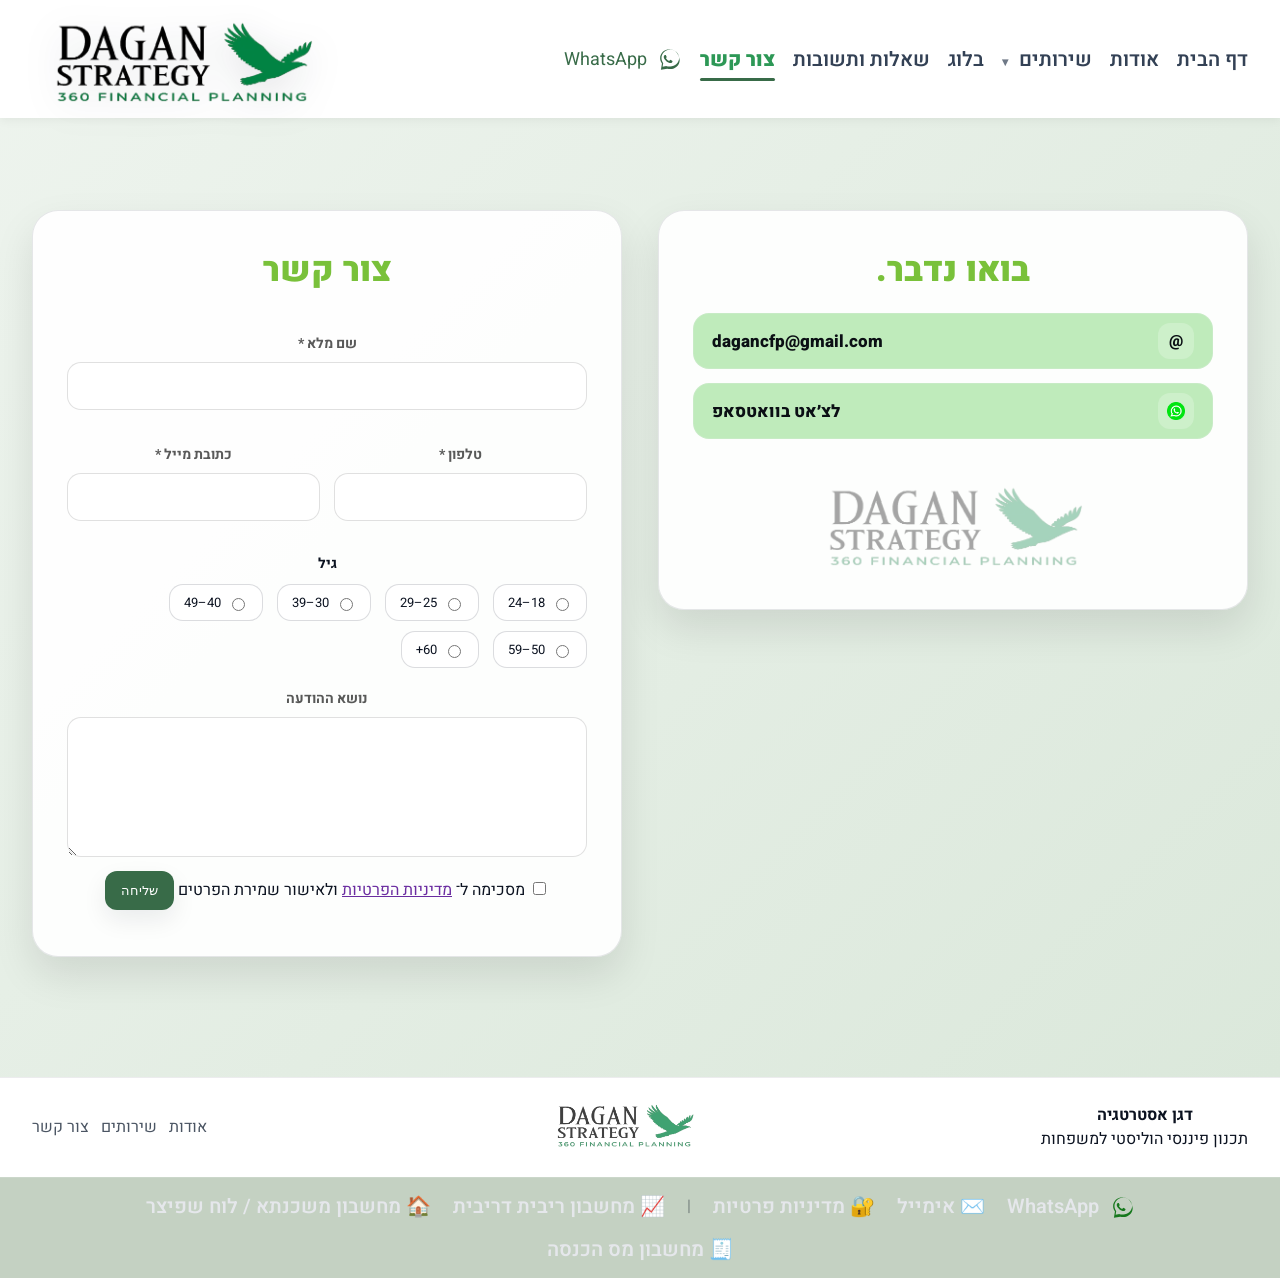
<file: contact.html>
<!doctype html>
<html lang="he" dir="rtl">
<head>
  <meta charset="UTF-8" />
  <meta name="viewport" content="width=device-width, initial-scale=1.0" />
  <title>דגן אסטרטגיה | תכנון פיננסי למשפחות</title>

  <!-- Font (יוקרתי ונקי) -->
  <link rel="preconnect" href="https://fonts.googleapis.com">
  <link rel="preconnect" href="https://fonts.gstatic.com" crossorigin>
  <link href="https://fonts.googleapis.com/css2?family=Heebo:wght@300;400;600;700;800;900&display=swap" rel="stylesheet">

  <link rel="stylesheet" href="style.css">
</head>

<body class="contact-page">


<!-- ================= Header ================= -->
<header class="site-header">
  <div class="container header-inner">

   
    <nav class="nav" aria-label="תפריט ראשי">
        <a class="nav-link" href="index.html">דף הבית</a>
        <a class="nav-link" href="about.html">אודות</a>
        
        
        <div class="nav-dropdown">
          <button class="nav-link nav-dropbtn" type="button" aria-haspopup="true" aria-expanded="false">
            שירותים <span class="nav-caret">▾</span>
          </button>
          <div class="dropdown" role="menu" aria-label="שירותים">
              <a href="services-financial-360.html">תכנון פיננסי 360</a>
              <a href="services-consulting.html">ייעוץ פיננסי</a>
              <a href="services-realestate.html">תכנון השקעות נדל״ן 360</a>
              <a href="services-retainer.html">ליווי מתמשך</a>
            </div>
            
        </div>
        
  
        <a class="nav-link" href="blog.html">בלוג</a>
        <a class="nav-link" href="faq.html">שאלות ותשובות</a>
        <a class="nav-link-contact active" href="contact.html">צור קשר</a>
        <a class="topwhat" href="https://wa.me/972549002792" target="_blank" rel="noopener">
          <svg class="wa-iconw" viewBox="0 0 32 32" aria-hidden="true">
            <path fill="currentColor"
              d="M19.11 17.36c-.27-.14-1.6-.79-1.85-.88-.25-.09-.43-.14-.61.14-.18.27-.7.88-.86 1.06-.16.18-.32.21-.59.07-.27-.14-1.14-.42-2.17-1.35-.8-.71-1.34-1.59-1.5-1.86-.16-.27-.02-.41.12-.55.12-.12.27-.32.41-.48.14-.16.18-.27.27-.46.09-.18.05-.34-.02-.48-.07-.14-.61-1.47-.84-2.01-.22-.53-.45-.46-.61-.47h-.52c-.18 0-.48.07-.73.34-.25.27-.96.94-.96 2.29 0 1.35.99 2.65 1.13 2.84.14.18 1.95 2.98 4.73 4.18.66.29 1.18.46 1.58.59.66.21 1.26.18 1.73.11.53-.08 1.6-.66 1.83-1.3.23-.64.23-1.18.16-1.3-.07-.11-.25-.18-.52-.32zM16.01 3C9.38 3 4 8.08 4 14.34c0 2.53.88 4.85 2.36 6.72L5 29l8.12-1.27c1.2.33 2.47.51 3.89.51 6.63 0 12.01-5.08 12.01-11.34C28.02 8.08 22.64 3 16.01 3zm0 22.02c-1.29 0-2.55-.18-3.74-.53l-.27-.08-4.82.75.79-4.55-.18-.28c-1.34-1.84-2.05-4-2.05-6.23 0-5.93 5.16-10.77 11.27-10.77 6.11 0 11.27 4.83 11.27 10.77 0 5.93-5.16 10.76-11.27 10.76z"/>
          </svg>
          WhatsApp 
        </a>
  
      </nav>
      

    <a class="logo-center" href="index.html" aria-label="דף הבית - דגן אסטרטגיה">
      <img class="logo-img" src="images/logo.jpg" alt="דגן אסטרטגיה">
    </a>

    <button class="menu-btn" id="menuBtn" aria-label="פתיחת תפריט" aria-expanded="false">☰</button>
  </div>

  <div class="mobile-nav" id="mobileNav" hidden>
    <a href="index.html">דף הבית</a>
    <a href="about.html">אודות</a>
   
   <!-- שירותים (Dropdown בנייד) -->
<button class="mnav-acc" type="button" id="mobileServicesBtn" aria-expanded="false">
    שירותים <span class="mnav-caret">▾</span>
  </button>
  
  <div class="mnav-sub" id="mobileServicesSub" hidden>
    <a href="services-financial-360.html">תכנון פיננסי 360</a>
    <a href="services-consulting.html">ייעוץ פיננסי</a>
    <a href="services-realestate.html">תכנון השקעות נדל״ן 360</a>
    <a href="services-retainer.html">ליווי מתמשך</a>
  </div>
  <a href="blog.html">בלוג</a>
  <a href="faq.html">שאלות ותשובות</a>
  <a href="contact.html">צור קשר</a>
  </div>
  
</header>

<main>
    <section class="section">
      <div class="container split">
  
        <!-- צד מידע -->
        <div class="reveal contact-info">
          <h2 class="section-title contact-big">בואו נדבר.</h2>
  
          <div class="info-rows">
  
            <!-- מייל -->
            <a class="wa-row wa-link"
               href="mailto:dagancfp@gmail.com?subject=פנייה%20מהאתר%20Dagan%20Strategy">
              <span class="info-icon">@</span>
              <strong>dagancfp@gmail.com</strong>
            </a>

            <!-- וואטסאפ -->
            <a class="wa-row wa-link"
               href="https://wa.me/972549002792?text=היי%20יואב,%20אשמח%20לתאם%20שיחה%20לתכנון%20פיננסי."
               target="_blank" rel="noopener">
              <span class="wa-dot">
                <img src="images/whatsapp.jpg" alt="WhatsApp">
              </span>
              <strong>לצ׳אט בוואטסאפ</strong>
            </a>
  
            <!-- לוגו -->
            <div class="contact-logo">
              <img src="images/logo.jpg" alt="Dagan Strategy">
            </div>
  
          </div>
        </div>
  
        <!-- טופס צור קשר -->
        <form
          class="card reveal contact-form"
          id="contactForm"
          action="https://formspree.io/f/mgoopqyl"
          method="POST"
        >
  
          <h2 class="section-title contact-big">צור קשר</h2>
  
          <label class="field line">
            <span>שם מלא *</span>
            <input class="input" type="text" name="name" required>
          </label>
  
          <div class="two">
            <label class="field line">
              <span>טלפון *</span>
              <input class="input" type="tel" name="phone" required>
            </label>
  
            <label class="field line">
              <span>כתובת מייל *</span>
              <input class="input" type="email" name="email" required>
            </label>
          </div>
          <div class="age-group">
            <label class="field-label">גיל </label> 
          
            <div class="age-options">
              <label>
                <input type="radio" name="age_range" value="18-24" required>
                <span>18–24</span>
              </label>
          
              <label>
                <input type="radio" name="age_range" value="25-29">
                <span>25–29</span>
              </label>
          
              <label>
                <input type="radio" name="age_range" value="30-39">
                <span>30–39</span>
              </label>
          
              <label>
                <input type="radio" name="age_range" value="40-49">
                <span>40–49</span>
              </label>
          
              <label>
                <input type="radio" name="age_range" value="50-59">
                <span>50–59</span>
              </label>
          
              <label>
                <input type="radio" name="age_range" value="60+">
                <span>60+</span>
              </label>
            </div>
          </div>
          
          <label class="field line">
            <span>נושא ההודעה</span>
            <textarea
              class="input message"
              name="message"
              rows="4"
              required
            ></textarea>
          </label>
  
          <label class="privacy-consent">
            <input type="checkbox" required>
            מסכימה ל־
            <button type="button" class="privacy-link" id="openPrivacy">
              מדיניות הפרטיות
            </button>
            ולאישור שמירת הפרטים
          </label>
          
  
          <button class="btn primary pill" type="submit">שליחה</button>
  
          <!-- הודעת סטטוס -->
          <p id="formMsg" class="form-msg"></p>
  
        </form>
  
      </div>
    </section>
  </main>
  

  <footer class="site-footer">
    <div class="container footer-inner">
  
      <div class="footer-left">
        <strong>דגן אסטרטגיה</strong>
        <div class="muted">תכנון פיננסי הוליסטי למשפחות</div>
      </div>
  
      <!-- לוגו באמצע -->
      <div class="footer-logo">
        <img src="images/logo.jpg" alt="Dagan Strategy">
      </div>
  
      <div class="footer-links">
        <a href="about.html">אודות</a>
        <a href="services.html">שירותים</a>
        <a href="contact.html">צור קשר</a>
      </div>
  
    </div>
  </footer>
  <div class="footer-extra">
    <div class="container footer-extra-inner">
  
        <a href="https://wa.me/972549002792?text=היי%20יואב,%20אשמח%20לתאם%20שיחה%20לתכנון%20פיננסי." target="_blank" rel="noopener" class="footer-link">
            <svg class="wa-icon" viewBox="0 0 32 32" aria-hidden="true">
              <path fill="currentColor"
                d="M19.11 17.36c-.27-.14-1.6-.79-1.85-.88-.25-.09-.43-.14-.61.14-.18.27-.7.88-.86 1.06-.16.18-.32.21-.59.07-.27-.14-1.14-.42-2.17-1.35-.8-.71-1.34-1.59-1.5-1.86-.16-.27-.02-.41.12-.55.12-.12.27-.32.41-.48.14-.16.18-.27.27-.46.09-.18.05-.34-.02-.48-.07-.14-.61-1.47-.84-2.01-.22-.53-.45-.46-.61-.47h-.52c-.18 0-.48.07-.73.34-.25.27-.96.94-.96 2.29 0 1.35.99 2.65 1.13 2.84.14.18 1.95 2.98 4.73 4.18.66.29 1.18.46 1.58.59.66.21 1.26.18 1.73.11.53-.08 1.6-.66 1.83-1.3.23-.64.23-1.18.16-1.3-.07-.11-.25-.18-.52-.32zM16.01 3C9.38 3 4 8.08 4 14.34c0 2.53.88 4.85 2.36 6.72L5 29l8.12-1.27c1.2.33 2.47.51 3.89.51 6.63 0 12.01-5.08 12.01-11.34C28.02 8.08 22.64 3 16.01 3zm0 22.02c-1.29 0-2.55-.18-3.74-.53l-.27-.08-4.82.75.79-4.55-.18-.28c-1.34-1.84-2.05-4-2.05-6.23 0-5.93 5.16-10.77 11.27-10.77 6.11 0 11.27 4.83 11.27 10.77 0 5.93-5.16 10.76-11.27 10.76z"/>
            </svg>
            WhatsApp
          </a>
          
  
      <a href="mailto:dagancfp@gmail.com" class="footer-link">
        ✉️ אימייל
      </a>
  
      <a href="privacy.html" class="footer-link">
        🔐 מדיניות פרטיות
      </a>
  
      <span class="footer-sep">|</span>
  
      <a href="https://share.google/3KUvRFzEkoz43UX1H" class="footer-link" target="_blank" rel="noopener">
        📈 מחשבון ריבית דריבית
      </a>
      
      <a href="https://share.google/5d10lsNsfMuAiLt1C" class="footer-link" target="_blank" rel="noopener">
        🏠 מחשבון משכנתא / לוח שפיצר
      </a>
      
      <a href="https://share.google/bFvg0QFTsK17xXrzh" class="footer-link" target="_blank" rel="noopener">
        🧾 מחשבון מס הכנסה
      </a>
  
    </div>
  </div>
  <div class="privacy-modal" id="privacyModal" aria-hidden="true">
    <div class="privacy-modal-content" role="dialog" aria-modal="true" aria-labelledby="privacyTitle">
      <button class="privacy-close" id="closePrivacy" aria-label="סגירה">×</button>
  
      <h2 id="privacyTitle">מדיניות פרטיות</h2>
  
      <div class="privacy-scroll">
        <!-- פה אפשר לשים תקציר + קישור לעמוד המלא -->
        <p> 
          ברוכים הבאים לאתר של יואב דגן - דגן אסטרטגיה, תכנון ואסטרטגיה פיננסית
          360°.</p>
  <p>
    יואב דגן עוסק בליווי ותכנון אסטרטגי פיננסי למשפחות ואנשים פרטיים, במטרה
לסייע להם להבין לעומק את התמונה הפיננסית הכוללת שלהם, להגדיר מטרות חיים
כלכליות ולבנות תוכנית סדורה ומותאמת אישית להשגתן.
  </p>
  <p>
    במסגרת פעילותו, יואב מלווה לקוחות בתהליך הכולל איסוף וניתוח מידע פיננסי,
בניית אסטרטגיה פיננסית כוללת, וליווי ביישום ההמלצות, לעיתים תוך חיבור, לפי
הצורך ובהסכמת הלקוח, לבעלי מקצוע רלוונטיים כגון רואי חשבון, עורכי דין, סוכני
ביטוח או יועצי משכנתאות.
  </p>
  <p>
    יואב אינו מייצג גופים פיננסיים, אינו מוכר מוצרים פיננסיים, ופועל מתוך אובייקטיביות
מלאה וללא תלות בגורם מסחרי כלשהו.
  </p>
  <p>
    יואב דגן שם דגש רב על מקצועיות, שקיפות, אתיקה ושמירה קפדנית על פרטיות
לקוחותיו.
  </p>
  <p>
    מדיניות פרטיות זו נועדה להסביר באופן ברור ושקוף כיצד נאסף, נשמר ומעובד מידע
אישי הנמסר במסגרת השימוש באתר, ההתקשרות עם יואב, ההשתתפות בוובינרים
או קבלת תכנים, וזאת בהתאם להוראות
<strong>
 חוק הגנת הפרטיות, התשמא-1981
לרבות תיקון 13 והדינים החלים בישראל.
</strong>
  </p>
  <p>
    יואב פועל, בין היתר, בהתאם לעקרונות הקוד האתי של לשכת המתכננים הפיננסיים,
כסטנדרט מקצועי וולונטרי.
  </p>
        <p>
          <a href="privacy.html" class="privacy-full" target="_blank" rel="noopener">
            לקריאה מלאה של מדיניות הפרטיות
          </a>
        </p>
      </div>
    </div>
  </div>
  <a class="topwhatmobile" href="https://wa.me/972549002792?text=היי%20יואב,%20אשמח%20לתאם%20שיחה%20לתכנון%20פיננסי." target="_blank" rel="noopener">
    <img src="images/whatsapp.jpg" alt="WhatsApp" class="wa-img">
  </a>
<script src="script.js"></script>


</body>
</html>
</file>
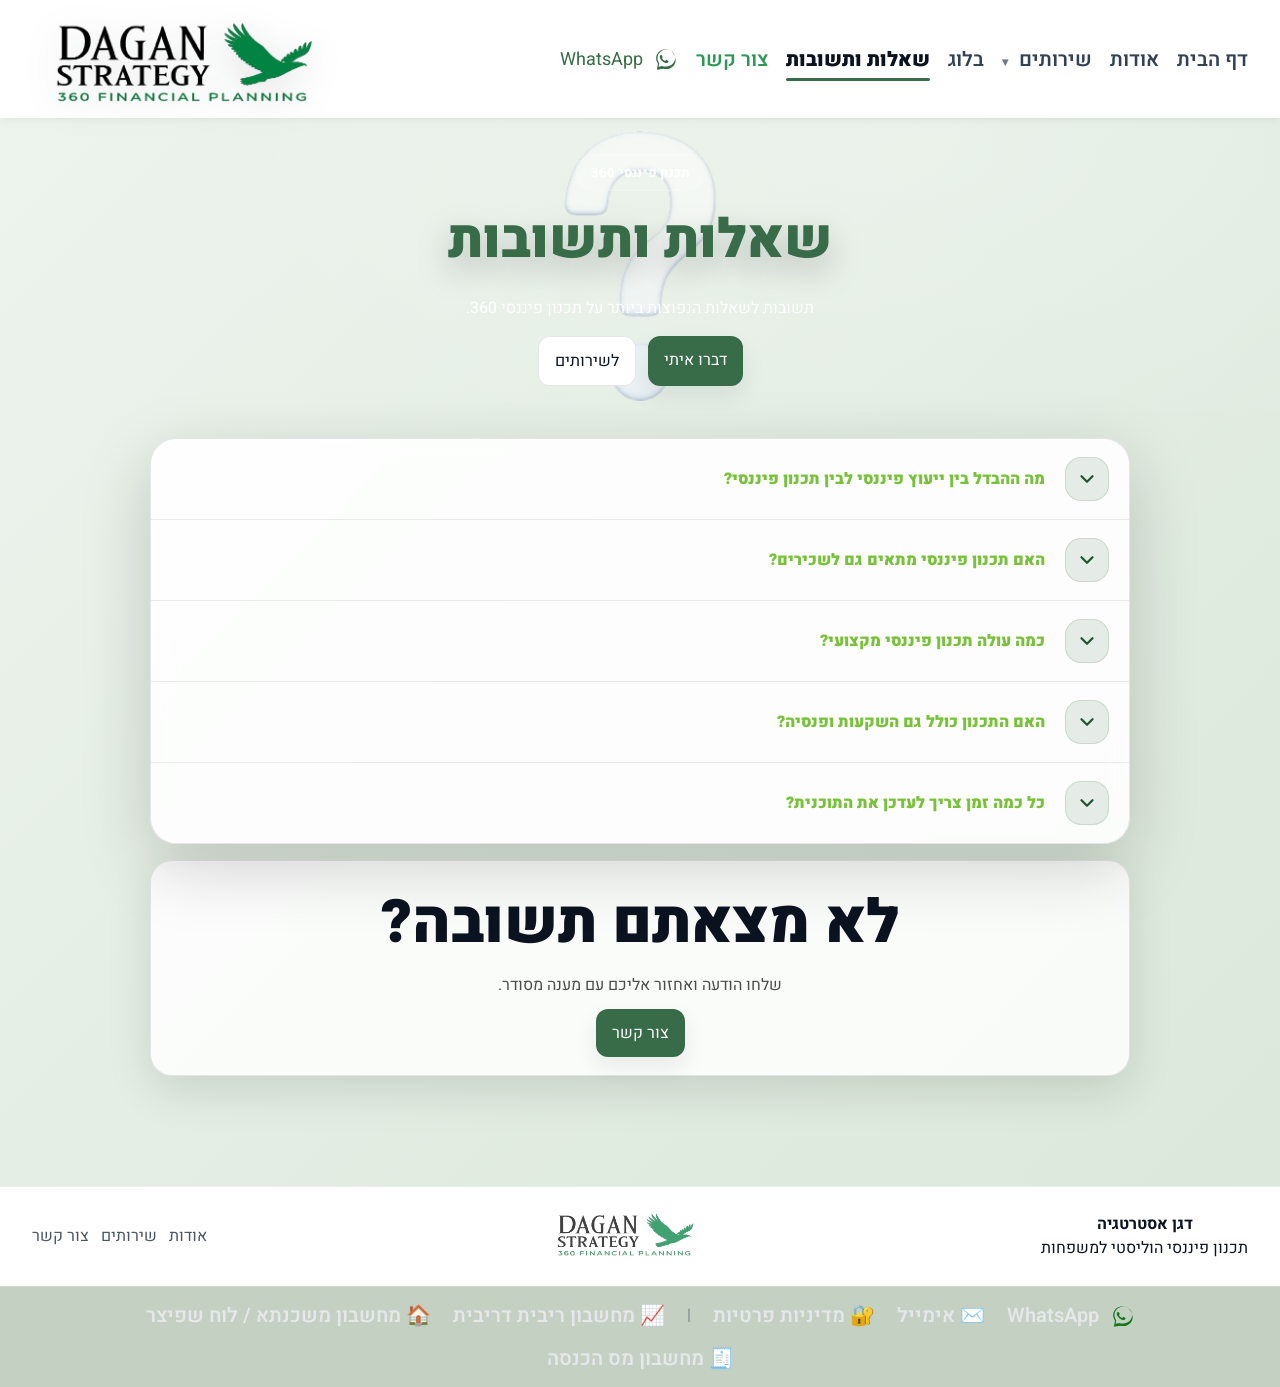
<file: faq.html>
<!doctype html>
<html lang="he" dir="rtl">
<head>
  <meta charset="UTF-8" />
  <meta name="viewport" content="width=device-width, initial-scale=1.0" />
  <title>דגן אסטרטגיה | שאלות ותשובות</title>

  <!-- Font -->
  <link rel="preconnect" href="https://fonts.googleapis.com">
  <link rel="preconnect" href="https://fonts.gstatic.com" crossorigin>
  <link href="https://fonts.googleapis.com/css2?family=Heebo:wght@300;400;600;700;800;900&display=swap" rel="stylesheet">

  <link rel="stylesheet" href="style.css">
</head>

<body class="faq-page">

<!-- ================= Header ================= -->
<header class="site-header">
  <div class="container header-inner">

   
    <nav class="nav" aria-label="תפריט ראשי">
        <a class="nav-link " href="index.html">דף הבית</a>
        <a class="nav-link" href="about.html">אודות</a>
        
        
        <div class="nav-dropdown">
          <button class="nav-link nav-dropbtn" type="button" aria-haspopup="true" aria-expanded="false">
            שירותים <span class="nav-caret">▾</span>
          </button>
          <div class="dropdown" role="menu" aria-label="שירותים">
              <a href="services-financial-360.html">תכנון פיננסי 360</a>
              <a href="services-consulting.html">ייעוץ פיננסי</a>
              <a href="services-realestate.html">תכנון השקעות נדל״ן 360</a>
              <a href="services-retainer.html">ליווי מתמשך</a>
            </div>
            
        </div>
        
  
        <a class="nav-link" href="blog.html">בלוג</a>
        <a class="nav-link active" href="faq.html">שאלות ותשובות</a>
        <a class="nav-link-contact" href="contact.html">צור קשר</a>
        <a class="topwhat" href="https://wa.me/972549002792" target="_blank" rel="noopener">
          <svg class="wa-iconw" viewBox="0 0 32 32" aria-hidden="true">
            <path fill="currentColor"
              d="M19.11 17.36c-.27-.14-1.6-.79-1.85-.88-.25-.09-.43-.14-.61.14-.18.27-.7.88-.86 1.06-.16.18-.32.21-.59.07-.27-.14-1.14-.42-2.17-1.35-.8-.71-1.34-1.59-1.5-1.86-.16-.27-.02-.41.12-.55.12-.12.27-.32.41-.48.14-.16.18-.27.27-.46.09-.18.05-.34-.02-.48-.07-.14-.61-1.47-.84-2.01-.22-.53-.45-.46-.61-.47h-.52c-.18 0-.48.07-.73.34-.25.27-.96.94-.96 2.29 0 1.35.99 2.65 1.13 2.84.14.18 1.95 2.98 4.73 4.18.66.29 1.18.46 1.58.59.66.21 1.26.18 1.73.11.53-.08 1.6-.66 1.83-1.3.23-.64.23-1.18.16-1.3-.07-.11-.25-.18-.52-.32zM16.01 3C9.38 3 4 8.08 4 14.34c0 2.53.88 4.85 2.36 6.72L5 29l8.12-1.27c1.2.33 2.47.51 3.89.51 6.63 0 12.01-5.08 12.01-11.34C28.02 8.08 22.64 3 16.01 3zm0 22.02c-1.29 0-2.55-.18-3.74-.53l-.27-.08-4.82.75.79-4.55-.18-.28c-1.34-1.84-2.05-4-2.05-6.23 0-5.93 5.16-10.77 11.27-10.77 6.11 0 11.27 4.83 11.27 10.77 0 5.93-5.16 10.76-11.27 10.76z"/>
          </svg>
          WhatsApp 
        </a>
  
      </nav>
     

    <a class="logo-center" href="index.html" aria-label="דף הבית - דגן אסטרטגיה">
      <img class="logo-img" src="images/logo.jpg" alt="דגן אסטרטגיה">
    </a>

    <button class="menu-btn" id="menuBtn" aria-label="פתיחת תפריט" aria-expanded="false">☰</button>
  </div>

  <div class="mobile-nav" id="mobileNav" hidden>
    <a href="index.html">דף הבית</a>
    <a href="about.html">אודות</a>
   
   <!-- שירותים (Dropdown בנייד) -->
<button class="mnav-acc" type="button" id="mobileServicesBtn" aria-expanded="false">
    שירותים <span class="mnav-caret">▾</span>
  </button>
  
  <div class="mnav-sub" id="mobileServicesSub" hidden>
    <a href="services-financial-360.html">תכנון פיננסי 360</a>
    <a href="services-consulting.html">ייעוץ פיננסי</a>
    <a href="services-realestate.html">תכנון השקעות נדל״ן 360</a>
    <a href="services-retainer.html">ליווי מתמשך</a>
  </div>
  <a href="blog.html">בלוג</a>
  <a href="faq.html">שאלות ותשובות</a>
  <a href="contact.html">צור קשר</a>
  </div>

</header>

<main class="faq-page">

  <!-- HERO קטן -->
  <section class="faq-hero">
    <div class="faq-hero-bg" aria-hidden="true"></div>
    <div class="faq-hero-overlay" aria-hidden="true"></div>

    <div class="container faq-hero-inner reveal from-bottom">
      <div class="faq-hero-badge">תכנון פיננסי 360</div>
      <h1 class="faq-hero-title">שאלות ותשובות</h1>
      <p class="subtitle">
        תשובות לשאלות הנפוצות ביותר על תכנון פיננסי 360.
      </p>

      <div class="faq-hero-actions">
        <a class="btn primary pill" href="contact.html">דברו איתי</a>
        <a class="btn ghost pill" href="services.html">לשירותים</a>
      </div>
    </div>
  </section>

  <!-- FAQ Card -->
  <section class="section faq-section">
    <div class="container">

      <div class="faq-wrap reveal from-bottom">
        <div class="faq-card" id="faq">

          <!-- 1 -->
          <div class="faq-item">
            <button class="faq-q" type="button" aria-expanded="false">
              <span class="faq-ic" aria-hidden="true">
                <svg class="chev" viewBox="0 0 24 24" width="22" height="22">
                  <path d="M6 9l6 6 6-6" fill="none" stroke="currentColor" stroke-width="2.5" stroke-linecap="round" stroke-linejoin="round"/>
                </svg>
              </span>
              <strong>מה ההבדל בין ייעוץ פיננסי לבין תכנון פיננסי?</strong>
            </button>
            <div class="faq-a" role="region">
              <div class="faq-a-inner">
                ייעוץ פיננסי מתמקד לרוב בפתרון נקודתי או מוצר מסוים. תכנון פיננסי הוא תהליך הוליסטי שמסתכל על כלל חיי המשפחה,
                בונה אסטרטגיה כוללת ומחבר בין מטרות, נכסים והתחייבויות.
              </div>
            </div>
          </div>

          <!-- 2 -->
          <div class="faq-item">
            <button class="faq-q" type="button" aria-expanded="false">
              <span class="faq-ic" aria-hidden="true">
                <svg class="chev" viewBox="0 0 24 24" width="22" height="22">
                  <path d="M6 9l6 6 6-6" fill="none" stroke="currentColor" stroke-width="2.5" stroke-linecap="round" stroke-linejoin="round"/>
                </svg>
              </span>
              <strong>האם תכנון פיננסי מתאים גם לשכירים?</strong>
            </button>
            <div class="faq-a" role="region">
              <div class="faq-a-inner">
                בהחלט. גם שכירים מתמודדים עם פנסיה, חסכונות, השקעות, משכנתא והחלטות כלכליות מורכבות.
                תכנון פיננסי מסייע לייצר סדר, שליטה ותכנון קדימה.
              </div>
            </div>
          </div>

          <!-- 3 -->
          <div class="faq-item">
            <button class="faq-q" type="button" aria-expanded="false">
              <span class="faq-ic" aria-hidden="true">
                <svg class="chev" viewBox="0 0 24 24" width="22" height="22">
                  <path d="M6 9l6 6 6-6" fill="none" stroke="currentColor" stroke-width="2.5" stroke-linecap="round" stroke-linejoin="round"/>
                </svg>
              </span>
              <strong>כמה עולה תכנון פיננסי מקצועי?</strong>
            </button>
            <div class="faq-a" role="region">
              <div class="faq-a-inner">
                העלות משתנה לפי היקף השירות והמורכבות. בשיחת היכרות נבין את הצורך ונוכל לתמחר בצורה מסודרת ושקופה.
              </div>
            </div>
          </div>

          <!-- 4 -->
          <div class="faq-item">
            <button class="faq-q" type="button" aria-expanded="false">
              <span class="faq-ic" aria-hidden="true">
                <svg class="chev" viewBox="0 0 24 24" width="22" height="22">
                  <path d="M6 9l6 6 6-6" fill="none" stroke="currentColor" stroke-width="2.5" stroke-linecap="round" stroke-linejoin="round"/>
                </svg>
              </span>
              <strong>האם התכנון כולל גם השקעות ופנסיה?</strong>
            </button>
            <div class="faq-a" role="region">
              <div class="faq-a-inner">
                כן. התהליך כולל מיפוי נכסים והתחייבויות, תכנון פנסיוני, בחינת השקעות, התאמת רמת סיכון,
                וניהול סיכונים והגנות למשפחה.
              </div>
            </div>
          </div>

          <!-- 5 -->
          <div class="faq-item">
            <button class="faq-q" type="button" aria-expanded="false">
              <span class="faq-ic" aria-hidden="true">
                <svg class="chev" viewBox="0 0 24 24" width="22" height="22">
                  <path d="M6 9l6 6 6-6" fill="none" stroke="currentColor" stroke-width="2.5" stroke-linecap="round" stroke-linejoin="round"/>
                </svg>
              </span>
              <strong>כל כמה זמן צריך לעדכן את התוכנית?</strong>
            </button>
            <div class="faq-a" role="region">
              <div class="faq-a-inner">
                מומלץ לבצע עדכון אחת לשנה או בעקבות שינוי משמעותי (עבודה, משפחה, רכישת נכס, ירושה, שינוי הכנסות או הוצאות).
              </div>
            </div>
          </div>

        </div>

        <!-- CTA קטן מתחת -->
        <div class="faq-cta reveal from-bottom">
          <h3>לא מצאתם תשובה?</h3>
          <p>שלחו הודעה ואחזור אליכם עם מענה מסודר.</p>
          <a class="btn primary pill" href="contact.html">צור קשר</a>
        </div>

      </div>
    </div>
  </section>
</main>
<!-- ================= Footer ================= -->
<!-- ================= Footer ================= -->
<footer class="site-footer">
    <div class="container footer-inner">
  
      <div class="footer-left">
        <strong>דגן אסטרטגיה</strong>
        <div class="muted">תכנון פיננסי הוליסטי למשפחות</div>
      </div>
  
      <!-- לוגו באמצע -->
      <div class="footer-logo">
        <img src="images/logo.jpg" alt="Dagan Strategy">
      </div>
  
      <div class="footer-links">
        <a href="about.html">אודות</a>
        <a href="services.html">שירותים</a>
        <a href="contact.html">צור קשר</a>
      </div>
  
    </div>
  </footer>
  <div class="footer-extra">
    <div class="container footer-extra-inner">
  
        <a href="https://wa.me/972549002792" target="_blank" rel="noopener" class="footer-link">
            <svg class="wa-icon" viewBox="0 0 32 32" aria-hidden="true">
              <path fill="currentColor"
                d="M19.11 17.36c-.27-.14-1.6-.79-1.85-.88-.25-.09-.43-.14-.61.14-.18.27-.7.88-.86 1.06-.16.18-.32.21-.59.07-.27-.14-1.14-.42-2.17-1.35-.8-.71-1.34-1.59-1.5-1.86-.16-.27-.02-.41.12-.55.12-.12.27-.32.41-.48.14-.16.18-.27.27-.46.09-.18.05-.34-.02-.48-.07-.14-.61-1.47-.84-2.01-.22-.53-.45-.46-.61-.47h-.52c-.18 0-.48.07-.73.34-.25.27-.96.94-.96 2.29 0 1.35.99 2.65 1.13 2.84.14.18 1.95 2.98 4.73 4.18.66.29 1.18.46 1.58.59.66.21 1.26.18 1.73.11.53-.08 1.6-.66 1.83-1.3.23-.64.23-1.18.16-1.3-.07-.11-.25-.18-.52-.32zM16.01 3C9.38 3 4 8.08 4 14.34c0 2.53.88 4.85 2.36 6.72L5 29l8.12-1.27c1.2.33 2.47.51 3.89.51 6.63 0 12.01-5.08 12.01-11.34C28.02 8.08 22.64 3 16.01 3zm0 22.02c-1.29 0-2.55-.18-3.74-.53l-.27-.08-4.82.75.79-4.55-.18-.28c-1.34-1.84-2.05-4-2.05-6.23 0-5.93 5.16-10.77 11.27-10.77 6.11 0 11.27 4.83 11.27 10.77 0 5.93-5.16 10.76-11.27 10.76z"/>
            </svg>
            WhatsApp
          </a>
          
  
      <a href="mailto:dagancfp@gmail.com" class="footer-link">
        ✉️ אימייל
      </a>
  
      <a href="privacy.html" class="footer-link">
        🔐 מדיניות פרטיות
      </a>
  
      <span class="footer-sep">|</span>
  
      <a href="https://share.google/3KUvRFzEkoz43UX1H" class="footer-link" target="_blank" rel="noopener">
        📈 מחשבון ריבית דריבית
      </a>
      
      <a href="https://share.google/5d10lsNsfMuAiLt1C" class="footer-link" target="_blank" rel="noopener">
        🏠 מחשבון משכנתא / לוח שפיצר
      </a>
      
      <a href="https://share.google/bFvg0QFTsK17xXrzh" class="footer-link" target="_blank" rel="noopener">
        🧾 מחשבון מס הכנסה
      </a>
      
    </div>
  </div>
  <a class="topwhatmobile" href="https://wa.me/972549002792?text=היי%20יואב,%20אשמח%20לתאם%20שיחה%20לתכנון%20פיננסי." target="_blank" rel="noopener">
    <img src="images/whatsapp.jpg" alt="WhatsApp" class="wa-img">
  </a>
<script src="script.js"></script>
</body>
</html>
</file>
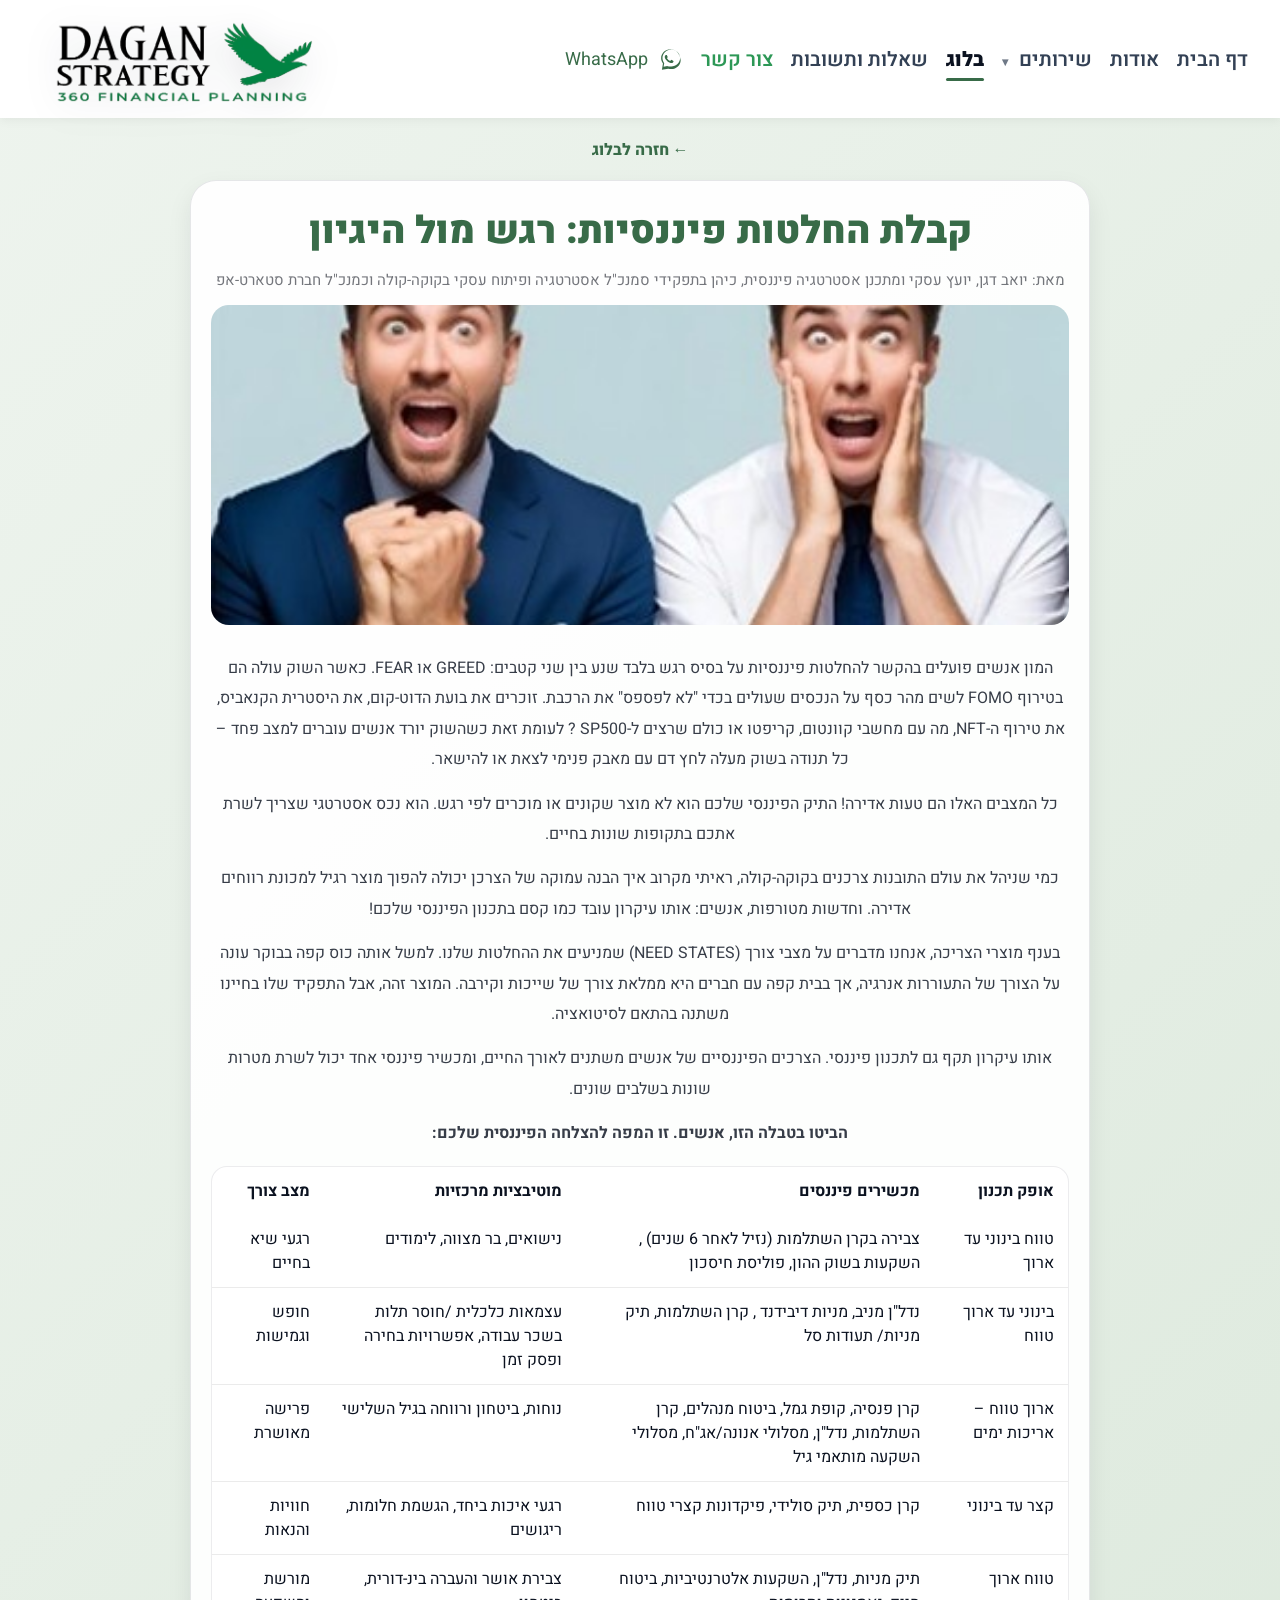
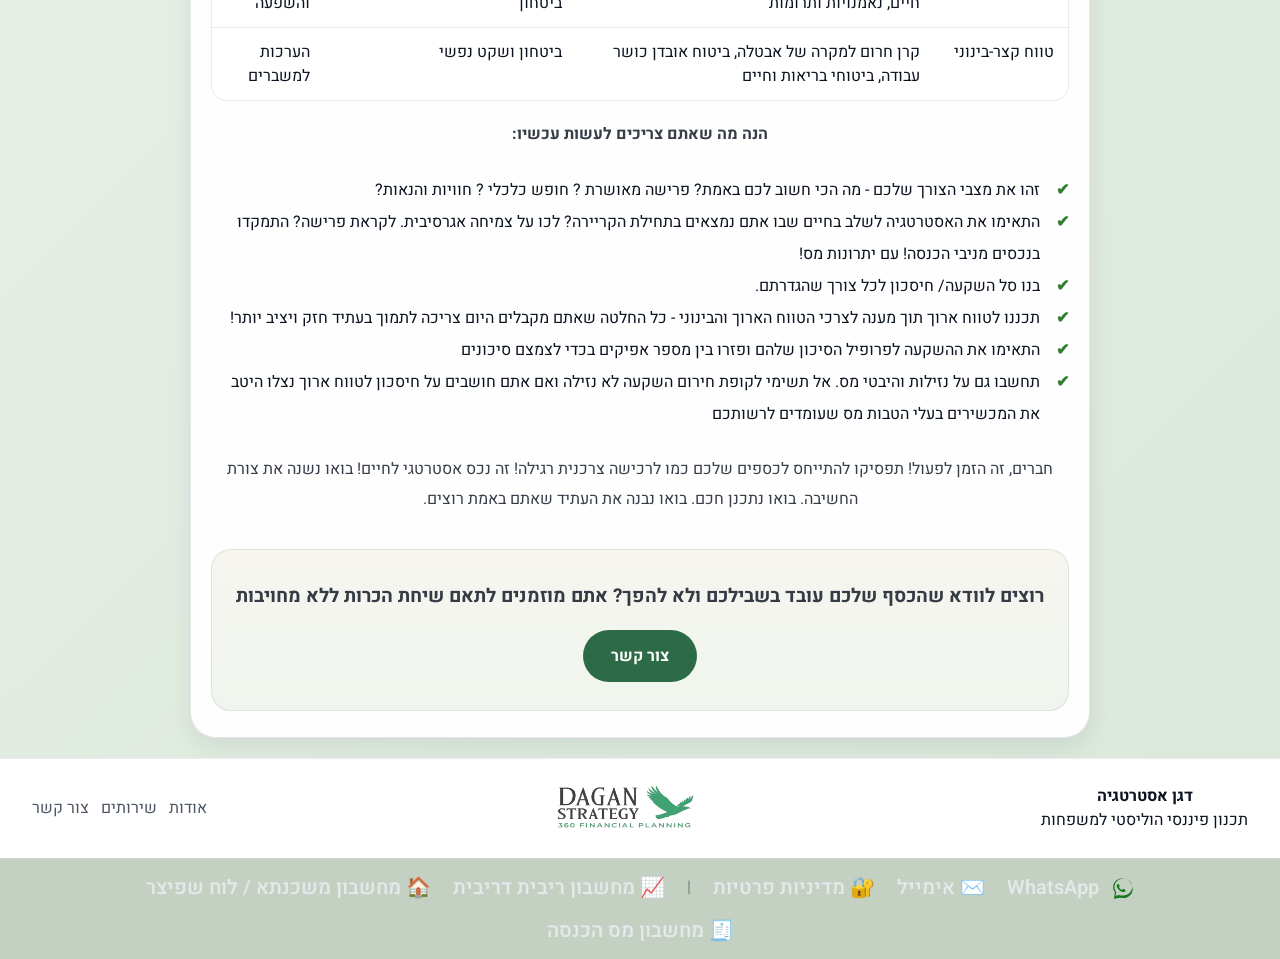
<file: post-blog1.html>
<!doctype html>
<html lang="he" dir="rtl">
<head>
  <meta charset="UTF-8" />
  <meta name="description" content="איך קבלת החלטות פיננסיות מושפעת מרגש, אילו טעויות פיננסיות נפוצות כולנו עושים, ואיך לפתח התנהלות פיננסית נכונה וחשיבה אסטרטגית.">

  <meta name="viewport" content="width=device-width, initial-scale=1.0" />
  <title>קבלת החלטות פיננסיות – רגש מול היגיון</title>

  <!-- Font (יוקרתי ונקי) -->
  <link rel="preconnect" href="https://fonts.googleapis.com">
  <link rel="preconnect" href="https://fonts.gstatic.com" crossorigin>
  <link href="https://fonts.googleapis.com/css2?family=Heebo:wght@300;400;600;700;800;900&display=swap" rel="stylesheet">

  <link rel="stylesheet" href="style.css">
</head>


<body class="post-page">

<!-- ================= Header ================= -->
<header class="site-header">
  <div class="container header-inner">

    
    <nav class="nav" aria-label="תפריט ראשי">
        <a class="nav-link" href="index.html">דף הבית</a>
        <a class="nav-link" href="about.html">אודות</a>
        
        
        <div class="nav-dropdown">
          <button class="nav-link nav-dropbtn" type="button" aria-haspopup="true" aria-expanded="false">
            שירותים <span class="nav-caret">▾</span>
          </button>
          <div class="dropdown" role="menu" aria-label="שירותים">
              <a href="services-financial-360.html">תכנון פיננסי 360</a>
              <a href="services-consulting.html">ייעוץ פיננסי</a>
              <a href="services-realestate.html">תכנון השקעות נדל״ן 360</a>
              <a href="services-retainer.html">ליווי מתמשך</a>
            </div>
            
        </div>
        
  
        <a class="nav-link active" href="blog.html">בלוג</a>
        <a class="nav-link" href="faq.html">שאלות ותשובות</a>
        <a class="nav-link-contact" href="contact.html">צור קשר</a>
        <a class="topwhat" href="https://wa.me/972549002792" target="_blank" rel="noopener">
            <svg class="wa-iconw" viewBox="0 0 32 32" aria-hidden="true">
              <path fill="currentColor"
                d="M19.11 17.36c-.27-.14-1.6-.79-1.85-.88-.25-.09-.43-.14-.61.14-.18.27-.7.88-.86 1.06-.16.18-.32.21-.59.07-.27-.14-1.14-.42-2.17-1.35-.8-.71-1.34-1.59-1.5-1.86-.16-.27-.02-.41.12-.55.12-.12.27-.32.41-.48.14-.16.18-.27.27-.46.09-.18.05-.34-.02-.48-.07-.14-.61-1.47-.84-2.01-.22-.53-.45-.46-.61-.47h-.52c-.18 0-.48.07-.73.34-.25.27-.96.94-.96 2.29 0 1.35.99 2.65 1.13 2.84.14.18 1.95 2.98 4.73 4.18.66.29 1.18.46 1.58.59.66.21 1.26.18 1.73.11.53-.08 1.6-.66 1.83-1.3.23-.64.23-1.18.16-1.3-.07-.11-.25-.18-.52-.32zM16.01 3C9.38 3 4 8.08 4 14.34c0 2.53.88 4.85 2.36 6.72L5 29l8.12-1.27c1.2.33 2.47.51 3.89.51 6.63 0 12.01-5.08 12.01-11.34C28.02 8.08 22.64 3 16.01 3zm0 22.02c-1.29 0-2.55-.18-3.74-.53l-.27-.08-4.82.75.79-4.55-.18-.28c-1.34-1.84-2.05-4-2.05-6.23 0-5.93 5.16-10.77 11.27-10.77 6.11 0 11.27 4.83 11.27 10.77 0 5.93-5.16 10.76-11.27 10.76z"/>
            </svg>
            WhatsApp 
          </a>
    
      </nav>
     

    <a class="logo-center" href="index.html" aria-label="דף הבית - דגן אסטרטגיה">
      <img class="logo-img" src="images/logo.jpg" alt="דגן אסטרטגיה">
    </a>

    <button class="menu-btn" id="menuBtn" aria-label="פתיחת תפריט" aria-expanded="false">☰</button>
  </div>

  
  <div class="mobile-nav" id="mobileNav" hidden>
    <a href="index.html">דף הבית</a>
    <a href="about.html">אודות</a>
   
   <!-- שירותים (Dropdown בנייד) -->
<button class="mnav-acc" type="button" id="mobileServicesBtn" aria-expanded="false">
    שירותים <span class="mnav-caret">▾</span>
  </button>
  
  <div class="mnav-sub" id="mobileServicesSub" hidden>
    <a href="services-financial-360.html">תכנון פיננסי 360</a>
    <a href="services-consulting.html">ייעוץ פיננסי</a>
    <a href="services-realestate.html">תכנון השקעות נדל״ן 360</a>
    <a href="services-retainer.html">ליווי מתמשך</a>
  </div>
  <a href="blog.html">בלוג</a>
  <a href="faq.html">שאלות ותשובות</a>
  <a href="contact.html">צור קשר</a>
  </div>
  
</header>

    <main class="post">
        <div class="container">
      
          <a class="back-link" href="blog.html">← חזרה לבלוג</a>
      
          <article class="post-article">
      
            <header class="post-hero">
                <h1>קבלת החלטות פיננסיות: רגש מול היגיון</h1>
              <p class="post-meta">
                מאת: יואב דגן, יועץ עסקי ומתכנן אסטרטגיה פיננסית, כיהן בתפקידי סמנכ"ל אסטרטגיה ופיתוח עסקי בקוקה-קולה וכמנכ"ל חברת סטארט-אפ
              </p>
      
              <div class="post-hero-img">
                <img src="images/Pictureblog1.jpg" alt="רגש או היגיון?">
              </div>
            </header>
      
            <section class="post-content">
      
              <p>
                המון אנשים פועלים בהקשר להחלטות פיננסיות על בסיס רגש בלבד שנע בין שני קטבים: GREED או FEAR.
                כאשר השוק עולה הם בטירוף FOMO לשים מהר כסף על הנכסים שעולים בכדי "לא לפספס" את הרכבת.
                זוכרים את בועת הדוט-קום, את היסטרית הקנאביס, את טירוף ה-NFT, מה עם מחשבי קוונטום, קריפטו או כולם שרצים ל-SP500 ?
                לעומת זאת כשהשוק יורד אנשים עוברים למצב פחד – כל תנודה בשוק מעלה לחץ דם עם מאבק פנימי לצאת או להישאר.
              </p>
      
              <p>
                כל המצבים האלו הם טעות אדירה! התיק הפיננסי שלכם הוא לא מוצר שקונים או מוכרים לפי רגש.
                הוא נכס אסטרטגי שצריך לשרת אתכם בתקופות שונות בחיים.
              </p>
      
              <p>
                כמי שניהל את עולם התובנות צרכנים בקוקה-קולה, ראיתי מקרוב איך הבנה עמוקה של הצרכן יכולה להפוך מוצר רגיל למכונת רווחים אדירה.
                וחדשות מטורפות, אנשים: אותו עיקרון עובד כמו קסם בתכנון הפיננסי שלכם!
              </p>
      
              <p>
                בענף מוצרי הצריכה, אנחנו מדברים על מצבי צורך (NEED STATES) שמניעים את ההחלטות שלנו.
                למשל אותה כוס קפה בבוקר עונה על הצורך של התעוררות אנרגיה, אך בבית קפה עם חברים היא ממלאת צורך של שייכות וקירבה.
                המוצר זהה, אבל התפקיד שלו בחיינו משתנה בהתאם לסיטואציה.
              </p>
      
              <p>
                אותו עיקרון תקף גם לתכנון פיננסי.
                הצרכים הפיננסיים של אנשים משתנים לאורך החיים, ומכשיר פיננסי אחד יכול לשרת מטרות שונות בשלבים שונים.
              </p>
      
              <p><strong>הביטו בטבלה הזו, אנשים. זו המפה להצלחה הפיננסית שלכם:</strong></p>
      
              <div class="post-table">
                <table>
                  <thead>
                    <tr>
                      <th>אופק תכנון</th>
                      <th>מכשירים פיננסים</th>
                      <th>מוטיבציות מרכזיות</th>
                      <th>מצב צורך</th>
                    </tr>
                  </thead>
                  <tbody>
                    <tr>
                      <td>טווח בינוני עד ארוך</td>
                      <td>צבירה בקרן השתלמות (נזיל לאחר 6 שנים) , השקעות בשוק ההון, פוליסת חיסכון</td>
                      <td>נישואים, בר מצווה, לימודים</td>
                      <td>רגעי שיא בחיים</td>
                    </tr>
                    <tr>
                      <td>בינוני עד ארוך טווח</td>
                      <td>נדל"ן מניב, מניות דיבידנד , קרן השתלמות, תיק מניות/ תעודות סל</td>
                      <td>עצמאות כלכלית /חוסר תלות בשכר עבודה, אפשרויות בחירה ופסק זמן</td>
                      <td>חופש וגמישות</td>
                    </tr>
                    <tr>
                      <td>ארוך טווח – אריכות ימים</td>
                      <td>קרן פנסיה, קופת גמל, ביטוח מנהלים, קרן השתלמות, נדל"ן, מסלולי אנונה/אג"ח, מסלולי השקעה מותאמי גיל</td>
                      <td>נוחות, ביטחון ורווחה בגיל השלישי</td>
                      <td>פרישה מאושרת</td>
                    </tr>
                    <tr>
                      <td>קצר עד בינוני</td>
                      <td>קרן כספית, תיק סולידי, פיקדונות קצרי טווח</td>
                      <td>רגעי איכות ביחד, הגשמת חלומות, ריגושים</td>
                      <td>חוויות והנאות</td>
                    </tr>
                    <tr>
                      <td>טווח ארוך</td>
                      <td>תיק מניות, נדל"ן, השקעות אלטרנטיביות, ביטוח חיים, נאמנויות ותרומות</td>
                      <td>צבירת אושר והעברה בינ-דורית, ביטחון</td>
                      <td>מורשת והשפעה</td>
                    </tr>
                    <tr>
                      <td>טווח קצר-בינוני</td>
                      <td>קרן חרום למקרה של אבטלה, ביטוח אובדן כושר עבודה, ביטוחי בריאות וחיים</td>
                      <td>ביטחון ושקט נפשי</td>
                      <td>הערכות למשברים</td>
                    </tr>
                  </tbody>
                </table>
              </div>
      
              <p><strong>הנה מה שאתם צריכים לעשות עכשיו:</strong></p>
      
              <ul>
                <li> זהו את מצבי הצורך שלכם - מה הכי חשוב לכם באמת? פרישה מאושרת ? חופש כלכלי ? חוויות והנאות?</li>
                <li> התאימו את האסטרטגיה לשלב בחיים שבו אתם נמצאים בתחילת הקריירה? לכו על צמיחה אגרסיבית. לקראת פרישה? התמקדו בנכסים מניבי הכנסה! עם יתרונות מס!</li>
                <li> בנו סל השקעה/ חיסכון לכל צורך שהגדרתם.</li>
                <li> תכננו לטווח ארוך תוך מענה לצרכי הטווח הארוך והבינוני - כל החלטה שאתם מקבלים היום צריכה לתמוך בעתיד חזק ויציב יותר!</li>
                <li> התאימו את ההשקעה לפרופיל הסיכון שלהם ופזרו בין מספר אפיקים בכדי לצמצם סיכונים</li>
                <li> תחשבו גם על נזילות והיבטי מס. אל תשימי לקופת חירום השקעה לא נזילה ואם אתם חושבים על חיסכון לטווח ארוך נצלו היטב את המכשירים בעלי הטבות מס שעומדים לרשותכם</li>
              </ul>
      
              <p>
                חברים, זה הזמן לפעול! תפסיקו להתייחס לכספים שלכם כמו לרכישה צרכנית רגילה! זה נכס אסטרטגי לחיים!
                בואו נשנה את צורת החשיבה. בואו נתכנן חכם. בואו נבנה את העתיד שאתם באמת רוצים.
              </p>
      
              <div class="article-cta-box">
                <p><strong>רוצים לוודא שהכסף שלכם עובד בשבילכם ולא להפך? אתם מוזמנים לתאם שיחת הכרות ללא מחויבות</strong></p>
                <a class="article-cta-btn" href="contact.html">צור קשר</a>
              </div>
      
            </section>
          </article>
      
        </div>
      </main>
      



<footer class="site-footer">
    <div class="container footer-inner">
  
      <div class="footer-left">
        <strong>דגן אסטרטגיה</strong>
        <div class="muted">תכנון פיננסי הוליסטי למשפחות</div>
      </div>
  
      <!-- לוגו באמצע -->
      <div class="footer-logo">
        <img src="images/logo.jpg" alt="Dagan Strategy">
      </div>
  
      <div class="footer-links">
        <a href="about.html">אודות</a>
        <a href="services.html">שירותים</a>
        <a href="contact.html">צור קשר</a>
      </div>
  
    </div>
  </footer>
  <div class="footer-extra">
    <div class="container footer-extra-inner">
  
        <a href="https://wa.me/972549002792" target="_blank" rel="noopener" class="footer-link">
            <svg class="wa-icon" viewBox="0 0 32 32" aria-hidden="true">
              <path fill="currentColor"
                d="M19.11 17.36c-.27-.14-1.6-.79-1.85-.88-.25-.09-.43-.14-.61.14-.18.27-.7.88-.86 1.06-.16.18-.32.21-.59.07-.27-.14-1.14-.42-2.17-1.35-.8-.71-1.34-1.59-1.5-1.86-.16-.27-.02-.41.12-.55.12-.12.27-.32.41-.48.14-.16.18-.27.27-.46.09-.18.05-.34-.02-.48-.07-.14-.61-1.47-.84-2.01-.22-.53-.45-.46-.61-.47h-.52c-.18 0-.48.07-.73.34-.25.27-.96.94-.96 2.29 0 1.35.99 2.65 1.13 2.84.14.18 1.95 2.98 4.73 4.18.66.29 1.18.46 1.58.59.66.21 1.26.18 1.73.11.53-.08 1.6-.66 1.83-1.3.23-.64.23-1.18.16-1.3-.07-.11-.25-.18-.52-.32zM16.01 3C9.38 3 4 8.08 4 14.34c0 2.53.88 4.85 2.36 6.72L5 29l8.12-1.27c1.2.33 2.47.51 3.89.51 6.63 0 12.01-5.08 12.01-11.34C28.02 8.08 22.64 3 16.01 3zm0 22.02c-1.29 0-2.55-.18-3.74-.53l-.27-.08-4.82.75.79-4.55-.18-.28c-1.34-1.84-2.05-4-2.05-6.23 0-5.93 5.16-10.77 11.27-10.77 6.11 0 11.27 4.83 11.27 10.77 0 5.93-5.16 10.76-11.27 10.76z"/>
            </svg>
            WhatsApp
          </a>
          
  
      <a href="mailto:dagancfp@gmail.com" class="footer-link">
        ✉️ אימייל
      </a>
  
      <a href="privacy.html" class="footer-link">
        🔐 מדיניות פרטיות
      </a>
  
      <span class="footer-sep">|</span>
  
      <a href="https://share.google/3KUvRFzEkoz43UX1H" class="footer-link" target="_blank" rel="noopener">
        📈 מחשבון ריבית דריבית
      </a>
      
      <a href="https://share.google/5d10lsNsfMuAiLt1C" class="footer-link" target="_blank" rel="noopener">
        🏠 מחשבון משכנתא / לוח שפיצר
      </a>
      
      <a href="https://share.google/bFvg0QFTsK17xXrzh" class="footer-link" target="_blank" rel="noopener">
        🧾 מחשבון מס הכנסה
      </a>
  
    </div>
  </div>
  <a class="topwhatmobile" href="https://wa.me/972549002792?text=היי%20יואב,%20אשמח%20לתאם%20שיחה%20לתכנון%20פיננסי." target="_blank" rel="noopener">
    <img src="images/whatsapp.jpg" alt="WhatsApp" class="wa-img">
  </a>
<script src="script.js"></script>
</body>


</html>
</file>
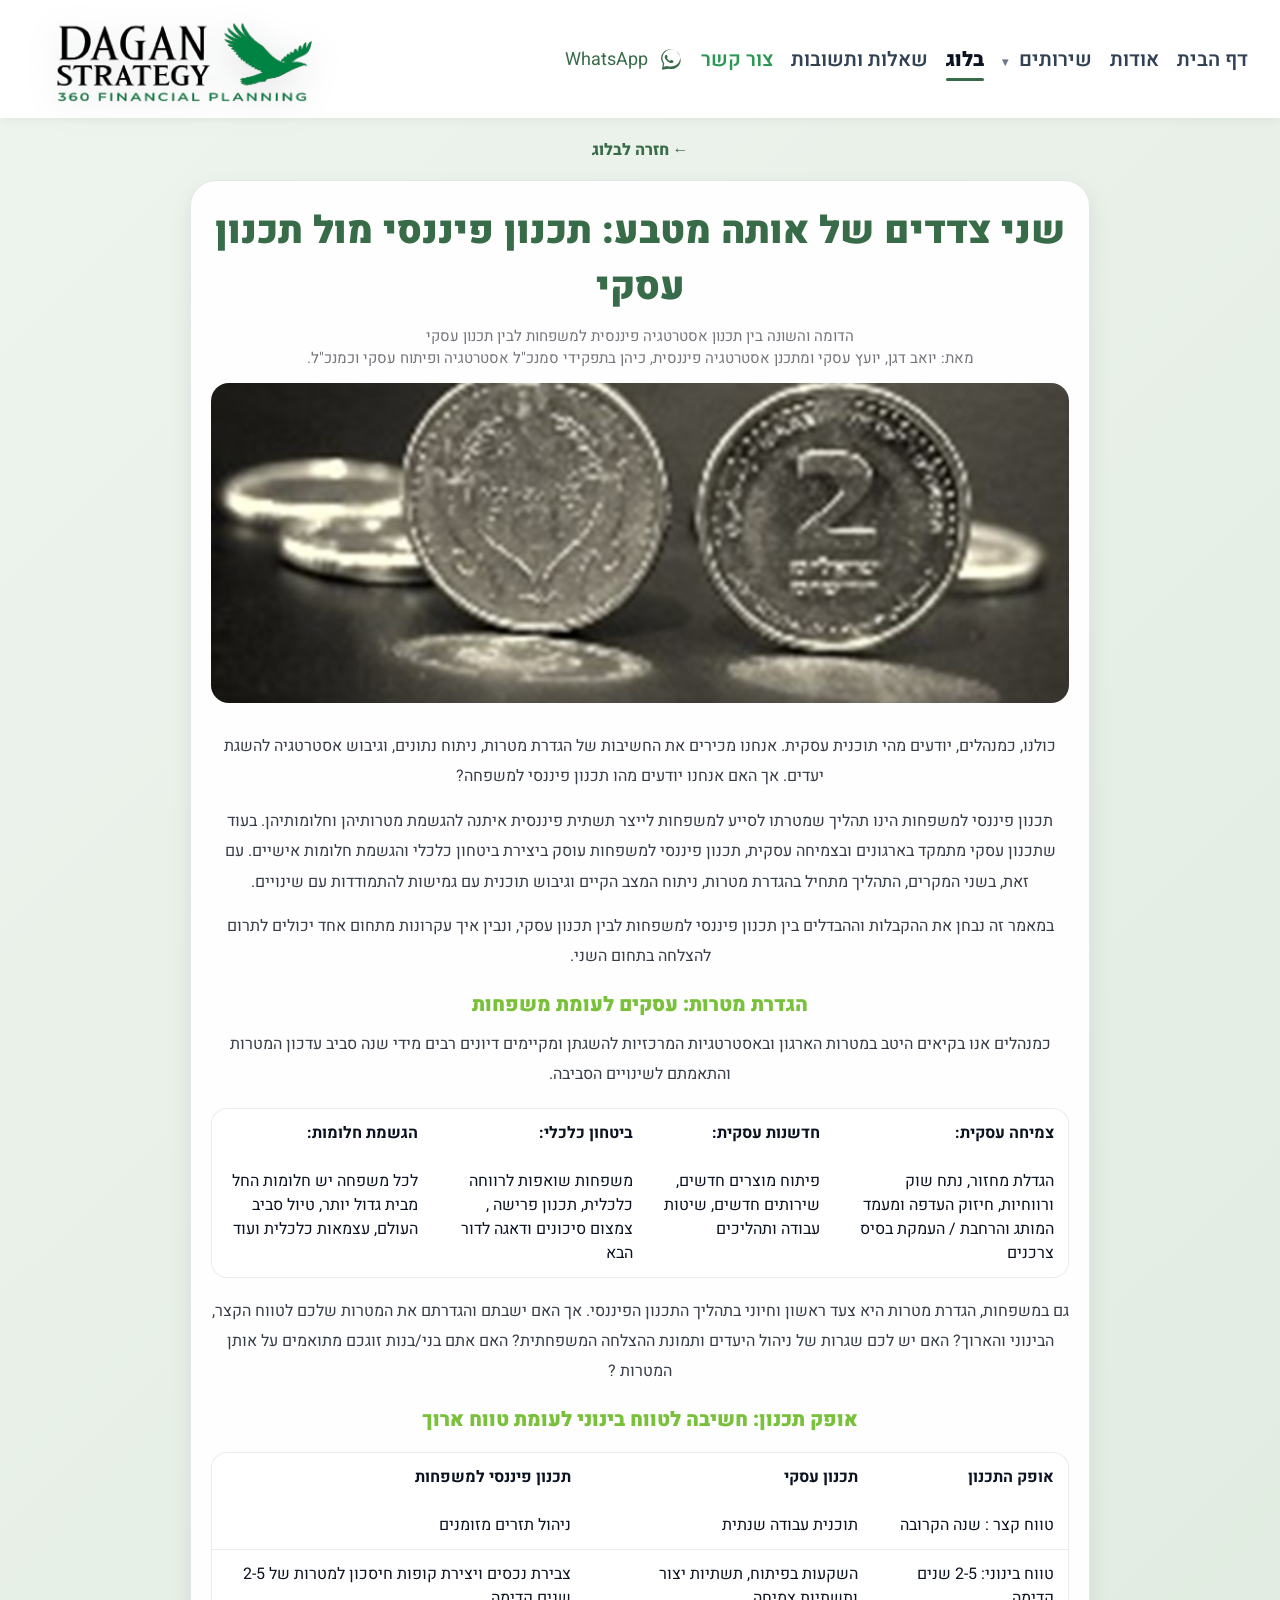
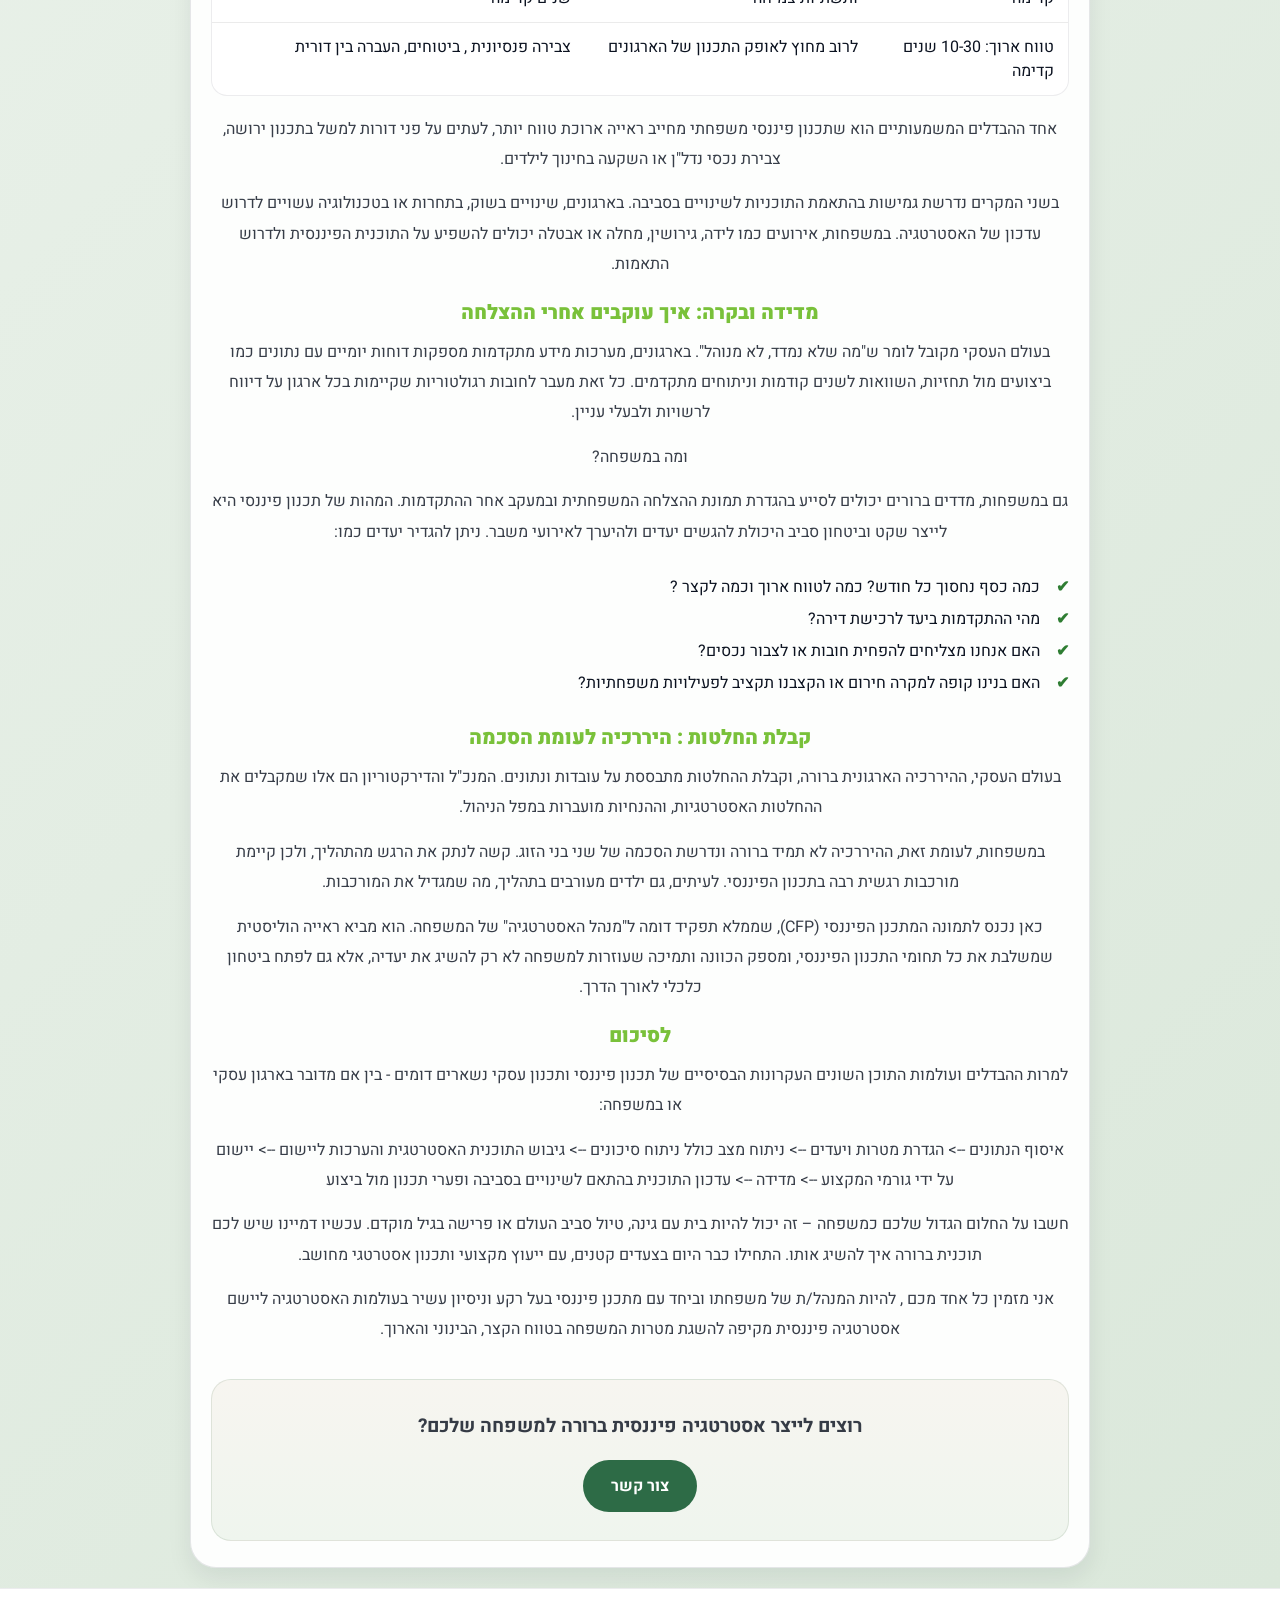
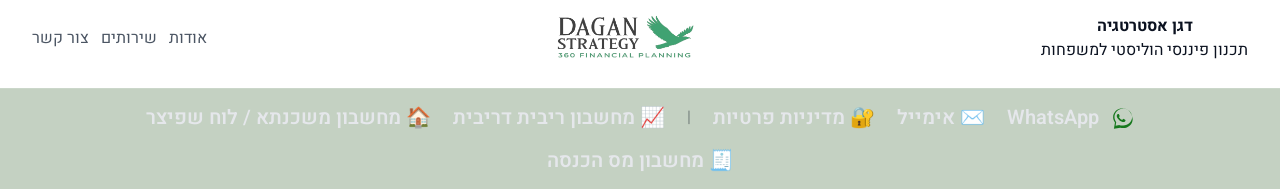
<file: post-blog2.html>
<!doctype html>
<html lang="he" dir="rtl">
<head>
  <meta charset="UTF-8" />
  <meta name="description" content="מה ההבדל בין תכנון פיננסי לתכנון עסקי, ואיך שילוב נכון ביניהם יוצר אסטרטגיה פיננסית אישית, חשיבה לטווח ארוך וקבלת החלטות חכמות יותר.">

  <meta name="viewport" content="width=device-width, initial-scale=1.0" />
  <title>תכנון פיננסי מול תכנון עסקי | שני צדדים של אותה מטבע</title>


  <!-- Font (יוקרתי ונקי) -->
  <link rel="preconnect" href="https://fonts.googleapis.com">
  <link rel="preconnect" href="https://fonts.gstatic.com" crossorigin>
  <link href="https://fonts.googleapis.com/css2?family=Heebo:wght@300;400;600;700;800;900&display=swap" rel="stylesheet">

  <link rel="stylesheet" href="style.css">
</head>

<body>

<!-- ================= Header ================= -->
<header class="site-header">
  <div class="container header-inner">

    
    <nav class="nav" aria-label="תפריט ראשי">
        <a class="nav-link" href="index.html">דף הבית</a>
        <a class="nav-link" href="about.html">אודות</a>
        
        
        <div class="nav-dropdown">
          <button class="nav-link nav-dropbtn" type="button" aria-haspopup="true" aria-expanded="false">
            שירותים <span class="nav-caret">▾</span>
          </button>
          <div class="dropdown" role="menu" aria-label="שירותים">
              <a href="services-financial-360.html">תכנון פיננסי 360</a>
              <a href="services-consulting.html">ייעוץ פיננסי</a>
              <a href="services-realestate.html">תכנון השקעות נדל״ן 360</a>
              <a href="services-retainer.html">ליווי מתמשך</a>
            </div>
            
        </div>
        
  
        <a class="nav-link active" href="blog.html">בלוג</a>
        <a class="nav-link" href="faq.html">שאלות ותשובות</a>
        <a class="nav-link-contact" href="contact.html">צור קשר</a>
        <a class="topwhat" href="https://wa.me/972549002792" target="_blank" rel="noopener">
            <svg class="wa-iconw" viewBox="0 0 32 32" aria-hidden="true">
              <path fill="currentColor"
                d="M19.11 17.36c-.27-.14-1.6-.79-1.85-.88-.25-.09-.43-.14-.61.14-.18.27-.7.88-.86 1.06-.16.18-.32.21-.59.07-.27-.14-1.14-.42-2.17-1.35-.8-.71-1.34-1.59-1.5-1.86-.16-.27-.02-.41.12-.55.12-.12.27-.32.41-.48.14-.16.18-.27.27-.46.09-.18.05-.34-.02-.48-.07-.14-.61-1.47-.84-2.01-.22-.53-.45-.46-.61-.47h-.52c-.18 0-.48.07-.73.34-.25.27-.96.94-.96 2.29 0 1.35.99 2.65 1.13 2.84.14.18 1.95 2.98 4.73 4.18.66.29 1.18.46 1.58.59.66.21 1.26.18 1.73.11.53-.08 1.6-.66 1.83-1.3.23-.64.23-1.18.16-1.3-.07-.11-.25-.18-.52-.32zM16.01 3C9.38 3 4 8.08 4 14.34c0 2.53.88 4.85 2.36 6.72L5 29l8.12-1.27c1.2.33 2.47.51 3.89.51 6.63 0 12.01-5.08 12.01-11.34C28.02 8.08 22.64 3 16.01 3zm0 22.02c-1.29 0-2.55-.18-3.74-.53l-.27-.08-4.82.75.79-4.55-.18-.28c-1.34-1.84-2.05-4-2.05-6.23 0-5.93 5.16-10.77 11.27-10.77 6.11 0 11.27 4.83 11.27 10.77 0 5.93-5.16 10.76-11.27 10.76z"/>
            </svg>
            WhatsApp 
          </a>
    
      </nav>
     
    <a class="logo-center" href="index.html" aria-label="דף הבית - דגן אסטרטגיה">
      <img class="logo-img" src="images/logo.jpg" alt="דגן אסטרטגיה">
    </a>

    <button class="menu-btn" id="menuBtn" aria-label="פתיחת תפריט" aria-expanded="false">☰</button>
  </div>

  
  <div class="mobile-nav" id="mobileNav" hidden>
    <a href="index.html">דף הבית</a>
    <a href="about.html">אודות</a>
   
   <!-- שירותים (Dropdown בנייד) -->
<button class="mnav-acc" type="button" id="mobileServicesBtn" aria-expanded="false">
    שירותים <span class="mnav-caret">▾</span>
  </button>
  
  <div class="mnav-sub" id="mobileServicesSub" hidden>
    <a href="services-financial-360.html">תכנון פיננסי 360</a>
    <a href="services-consulting.html">ייעוץ פיננסי</a>
    <a href="services-realestate.html">תכנון השקעות נדל״ן 360</a>
    <a href="services-retainer.html">ליווי מתמשך</a>
  </div>
  <a href="blog.html">בלוג</a>
  <a href="faq.html">שאלות ותשובות</a>
  <a href="contact.html">צור קשר</a>
  </div>
  
</header>


<body class="post-page">

    <main class="post">
        <div class="container">
      
          <a class="back-link" href="blog.html">← חזרה לבלוג</a>
      
          <article class="post-article">
      
            <header class="post-hero">
                <h1>שני צדדים של אותה מטבע: תכנון פיננסי מול תכנון עסקי</h1>

              <p class="post-meta">
                הדומה והשונה בין תכנון אסטרטגיה פיננסית למשפחות לבין תכנון עסקי
                <br>
                מאת: יואב דגן, יועץ עסקי ומתכנן אסטרטגיה פיננסית, כיהן בתפקידי סמנכ"ל אסטרטגיה ופיתוח עסקי וכמנכ"ל.
              </p>
      
              <div class="post-hero-img">
                <!-- החליפי לתמונה שלך -->
                <img src="images/blog2.jpg" alt="שני צדדים של אותו מטבע">
              </div>
            </header>
      
            <section class="post-content">
      
              <p>
                כולנו, כמנהלים, יודעים מהי תוכנית עסקית. אנחנו מכירים את החשיבות של הגדרת מטרות, ניתוח נתונים, וגיבוש אסטרטגיה להשגת יעדים. אך האם אנחנו יודעים מהו תכנון פיננסי למשפחה?
              </p>
      
              <p>
                תכנון פיננסי למשפחות הינו תהליך שמטרתו לסייע למשפחות לייצר תשתית פיננסית איתנה להגשמת מטרותיהן וחלומותיהן. בעוד שתכנון עסקי מתמקד בארגונים ובצמיחה עסקית, תכנון פיננסי למשפחות עוסק ביצירת ביטחון כלכלי והגשמת חלומות אישיים. עם זאת, בשני המקרים, התהליך מתחיל בהגדרת מטרות, ניתוח המצב הקיים וגיבוש תוכנית עם גמישות להתמודדות עם שינויים.
              </p>
      
              <p>
                במאמר זה נבחן את ההקבלות וההבדלים בין תכנון פיננסי למשפחות לבין תכנון עסקי, ונבין איך עקרונות מתחום אחד יכולים לתרום להצלחה בתחום השני.
              </p>
      
              <h2>הגדרת מטרות: עסקים לעומת משפחות</h2>
      
              <p>
                כמנהלים אנו בקיאים היטב במטרות הארגון ובאסטרטגיות המרכזיות להשגתן ומקיימים דיונים רבים מידי שנה סביב עדכון המטרות והתאמתם לשינויים הסביבה.
              </p>
      
              <div class="post-table">
                <table>
                  <thead>
                    <tr>
                      <th>צמיחה עסקית:</th>
                      <th>חדשנות עסקית:</th>
                      <th>ביטחון כלכלי:</th>
                      <th>הגשמת חלומות:</th>
                    </tr>
                  </thead>
                  <tbody>
                    <tr>
                      <td>הגדלת מחזור, נתח שוק ורווחיות, חיזוק העדפה ומעמד המותג והרחבת / העמקת בסיס צרכנים</td>
                      <td>פיתוח מוצרים חדשים, שירותים חדשים, שיטות עבודה ותהליכים</td>
                      <td>משפחות שואפות לרווחה כלכלית, תכנון פרישה , צמצום סיכונים ודאגה לדור הבא</td>
                      <td>לכל משפחה יש חלומות החל מבית גדול יותר, טיול סביב העולם, עצמאות כלכלית ועוד</td>
                    </tr>
                  </tbody>
                </table>
              </div>
      
              <p>
                גם במשפחות, הגדרת מטרות היא צעד ראשון וחיוני בתהליך התכנון הפיננסי.  אך האם ישבתם והגדרתם את המטרות שלכם לטווח הקצר, הבינוני והארוך? האם יש לכם שגרות של ניהול היעדים ותמונת ההצלחה המשפחתית? האם אתם בני/בנות זוגכם מתואמים על אותן המטרות ?
              </p>
      
              <h2>אופק תכנון: חשיבה לטווח בינוני לעומת טווח ארוך</h2>
      
              <div class="post-table">
                <table>
                  <thead>
                    <tr>
                      <th>אופק התכנון</th>
                      <th>תכנון עסקי</th>
                      <th>תכנון פיננסי למשפחות</th>
                    </tr>
                  </thead>
                  <tbody>
                    <tr>
                      <td>טווח קצר : שנה הקרובה</td>
                      <td>תוכנית עבודה שנתית</td>
                      <td>ניהול תזרים מזומנים</td>
                    </tr>
                
                    <tr>
                      <td>טווח בינוני: 2-5 שנים קדימה</td>
                      <td>השקעות בפיתוח, תשתיות יצור ותשתיות צמיחה</td>
                      <td>צבירת נכסים ויצירת קופות חיסכון למטרות של 2-5 שנים קדימה</td>
                    </tr>
                    <tr>
                      <td>טווח ארוך: 10-30 שנים קדימה</td>
                      <td>לרוב מחוץ לאופק התכנון של הארגונים</td>
                      <td>צבירה פנסיונית , ביטוחים, העברה בין דורית</td>
                    </tr>
                  </tbody>
                </table>
              </div>
      
              <p>
                אחד ההבדלים המשמעותיים הוא שתכנון פיננסי משפחתי מחייב ראייה ארוכת טווח יותר, לעתים על פני דורות למשל בתכנון ירושה, צבירת נכסי נדל"ן או השקעה בחינוך לילדים.
              </p>
      
              <p>
                בשני המקרים נדרשת גמישות בהתאמת התוכניות לשינויים בסביבה. בארגונים, שינויים בשוק, בתחרות או בטכנולוגיה עשויים לדרוש עדכון של האסטרטגיה. במשפחות, אירועים כמו לידה, גירושין, מחלה או אבטלה יכולים להשפיע על התוכנית הפיננסית ולדרוש התאמות.
              </p>
      
              <h2>מדידה ובקרה: איך עוקבים אחרי ההצלחה</h2>
      
              <p>
                בעולם העסקי מקובל לומר ש"מה שלא נמדד, לא מנוהל". בארגונים, מערכות מידע מתקדמות מספקות דוחות יומיים עם נתונים כמו ביצועים מול תחזיות, השוואות לשנים קודמות וניתוחים מתקדמים. כל זאת מעבר לחובות רגולטוריות שקיימות בכל ארגון על דיווח לרשויות ולבעלי עניין.
              </p>
      
              <p>ומה במשפחה?</p>
      
              <p>
                גם במשפחות, מדדים ברורים יכולים לסייע בהגדרת תמונת ההצלחה המשפחתית ובמעקב אחר ההתקדמות. המהות של תכנון פיננסי היא לייצר שקט וביטחון סביב היכולת להגשים יעדים ולהיערך לאירועי משבר. ניתן להגדיר יעדים כמו:
              </p>
      
              <ul>
                <li> כמה כסף נחסוך כל חודש? כמה לטווח ארוך וכמה לקצר ?</li>
                <li> מהי ההתקדמות ביעד לרכישת דירה?</li>
                <li> האם אנחנו מצליחים להפחית חובות או לצבור נכסים?</li>
                <li> האם בנינו קופה למקרה חירום או הקצבנו תקציב לפעילויות משפחתיות?</li>
              </ul>
      
              <h2>קבלת החלטות : היררכיה לעומת הסכמה</h2>
      
              <p>
                בעולם העסקי, ההיררכיה הארגונית ברורה, וקבלת ההחלטות מתבססת על עובדות ונתונים. המנכ"ל והדירקטוריון הם אלו שמקבלים את ההחלטות האסטרטגיות, וההנחיות מועברות במפל הניהול.
              </p>
      
              <p>
                במשפחות, לעומת זאת, ההיררכיה לא תמיד ברורה ונדרשת הסכמה של שני בני הזוג. קשה לנתק את הרגש מהתהליך, ולכן קיימת מורכבות רגשית רבה בתכנון הפיננסי. לעיתים, גם ילדים מעורבים בתהליך, מה שמגדיל את המורכבות.
              </p>
      
              <p>
                כאן נכנס לתמונה המתכנן הפיננסי (CFP), שממלא תפקיד דומה ל"מנהל האסטרטגיה" של המשפחה. הוא מביא ראייה הוליסטית שמשלבת את כל תחומי התכנון הפיננסי, ומספק הכוונה ותמיכה שעוזרות למשפחה לא רק להשיג את יעדיה, אלא גם לפתח ביטחון כלכלי לאורך הדרך.
              </p>
      
              <h2>לסיכום</h2>
      
              <p>
                למרות ההבדלים ועולמות התוכן השונים העקרונות הבסיסיים של תכנון פיננסי ותכנון עסקי נשארים דומים - בין אם מדובר בארגון עסקי או במשפחה:
              </p>
      
              <p>
                איסוף הנתונים    -->     הגדרת מטרות ויעדים   -->      ניתוח מצב כולל ניתוח סיכונים  -->        גיבוש התוכנית האסטרטגית והערכות ליישום  -->      יישום על ידי גורמי המקצוע   -->       מדידה  -->       עדכון התוכנית בהתאם לשינויים בסביבה ופערי תכנון מול ביצוע
              </p>
      
              <p>
                חשבו על החלום הגדול שלכם כמשפחה – זה יכול להיות בית עם גינה, טיול סביב העולם או פרישה בגיל מוקדם. עכשיו דמיינו שיש לכם תוכנית ברורה איך להשיג אותו. התחילו כבר היום בצעדים קטנים, עם ייעוץ מקצועי ותכנון אסטרטגי מחושב.
              </p>
      
              <p class="prewrap">
                      אני מזמין כל אחד מכם , להיות המנהל/ת של משפחתו וביחד עם מתכנן פיננסי בעל רקע וניסיון עשיר בעולמות האסטרטגיה ליישם אסטרטגיה פיננסית מקיפה להשגת מטרות המשפחה בטווח הקצר, הבינוני והארוך.
              </p>
              <div class="article-cta-box">
                <p><strong>רוצים לייצר אסטרטגיה פיננסית ברורה למשפחה שלכם?</strong></p>
                <a class="article-cta-btn" href="contact.html">צור קשר</a>
              </div>
      
            </section>
          </article>
      
        </div>
      </main>

</body>

<footer class="site-footer">
    <div class="container footer-inner">
  
      <div class="footer-left">
        <strong>דגן אסטרטגיה</strong>
        <div class="muted">תכנון פיננסי הוליסטי למשפחות</div>
      </div>
  
      <!-- לוגו באמצע -->
      <div class="footer-logo">
        <img src="images/logo.jpg" alt="Dagan Strategy">
      </div>
  
      <div class="footer-links">
        <a href="about.html">אודות</a>
        <a href="services.html">שירותים</a>
        <a href="contact.html">צור קשר</a>
      </div>
  
    </div>
  </footer>
  <div class="footer-extra">
    <div class="container footer-extra-inner">
  
        <a href="https://wa.me/972549002792" target="_blank" rel="noopener" class="footer-link">
            <svg class="wa-icon" viewBox="0 0 32 32" aria-hidden="true">
              <path fill="currentColor"
                d="M19.11 17.36c-.27-.14-1.6-.79-1.85-.88-.25-.09-.43-.14-.61.14-.18.27-.7.88-.86 1.06-.16.18-.32.21-.59.07-.27-.14-1.14-.42-2.17-1.35-.8-.71-1.34-1.59-1.5-1.86-.16-.27-.02-.41.12-.55.12-.12.27-.32.41-.48.14-.16.18-.27.27-.46.09-.18.05-.34-.02-.48-.07-.14-.61-1.47-.84-2.01-.22-.53-.45-.46-.61-.47h-.52c-.18 0-.48.07-.73.34-.25.27-.96.94-.96 2.29 0 1.35.99 2.65 1.13 2.84.14.18 1.95 2.98 4.73 4.18.66.29 1.18.46 1.58.59.66.21 1.26.18 1.73.11.53-.08 1.6-.66 1.83-1.3.23-.64.23-1.18.16-1.3-.07-.11-.25-.18-.52-.32zM16.01 3C9.38 3 4 8.08 4 14.34c0 2.53.88 4.85 2.36 6.72L5 29l8.12-1.27c1.2.33 2.47.51 3.89.51 6.63 0 12.01-5.08 12.01-11.34C28.02 8.08 22.64 3 16.01 3zm0 22.02c-1.29 0-2.55-.18-3.74-.53l-.27-.08-4.82.75.79-4.55-.18-.28c-1.34-1.84-2.05-4-2.05-6.23 0-5.93 5.16-10.77 11.27-10.77 6.11 0 11.27 4.83 11.27 10.77 0 5.93-5.16 10.76-11.27 10.76z"/>
            </svg>
            WhatsApp
          </a>
          
  
      <a href="mailto:dagancfp@gmail.com" class="footer-link">
        ✉️ אימייל
      </a>
  
      <a href="privacy.html" class="footer-link">
        🔐 מדיניות פרטיות
      </a>
  
      <span class="footer-sep">|</span>
  
      <a href="https://share.google/3KUvRFzEkoz43UX1H" class="footer-link" target="_blank" rel="noopener">
        📈 מחשבון ריבית דריבית
      </a>
      
      <a href="https://share.google/5d10lsNsfMuAiLt1C" class="footer-link" target="_blank" rel="noopener">
        🏠 מחשבון משכנתא / לוח שפיצר
      </a>
      
      <a href="https://share.google/bFvg0QFTsK17xXrzh" class="footer-link" target="_blank" rel="noopener">
        🧾 מחשבון מס הכנסה
      </a>
  
    </div>
  </div>
  <a class="topwhatmobile" href="https://wa.me/972549002792?text=היי%20יואב,%20אשמח%20לתאם%20שיחה%20לתכנון%20פיננסי." target="_blank" rel="noopener">
    <img src="images/whatsapp.jpg" alt="WhatsApp" class="wa-img">
  </a>
<script src="script.js"></script>
</body>


</html>
</file>
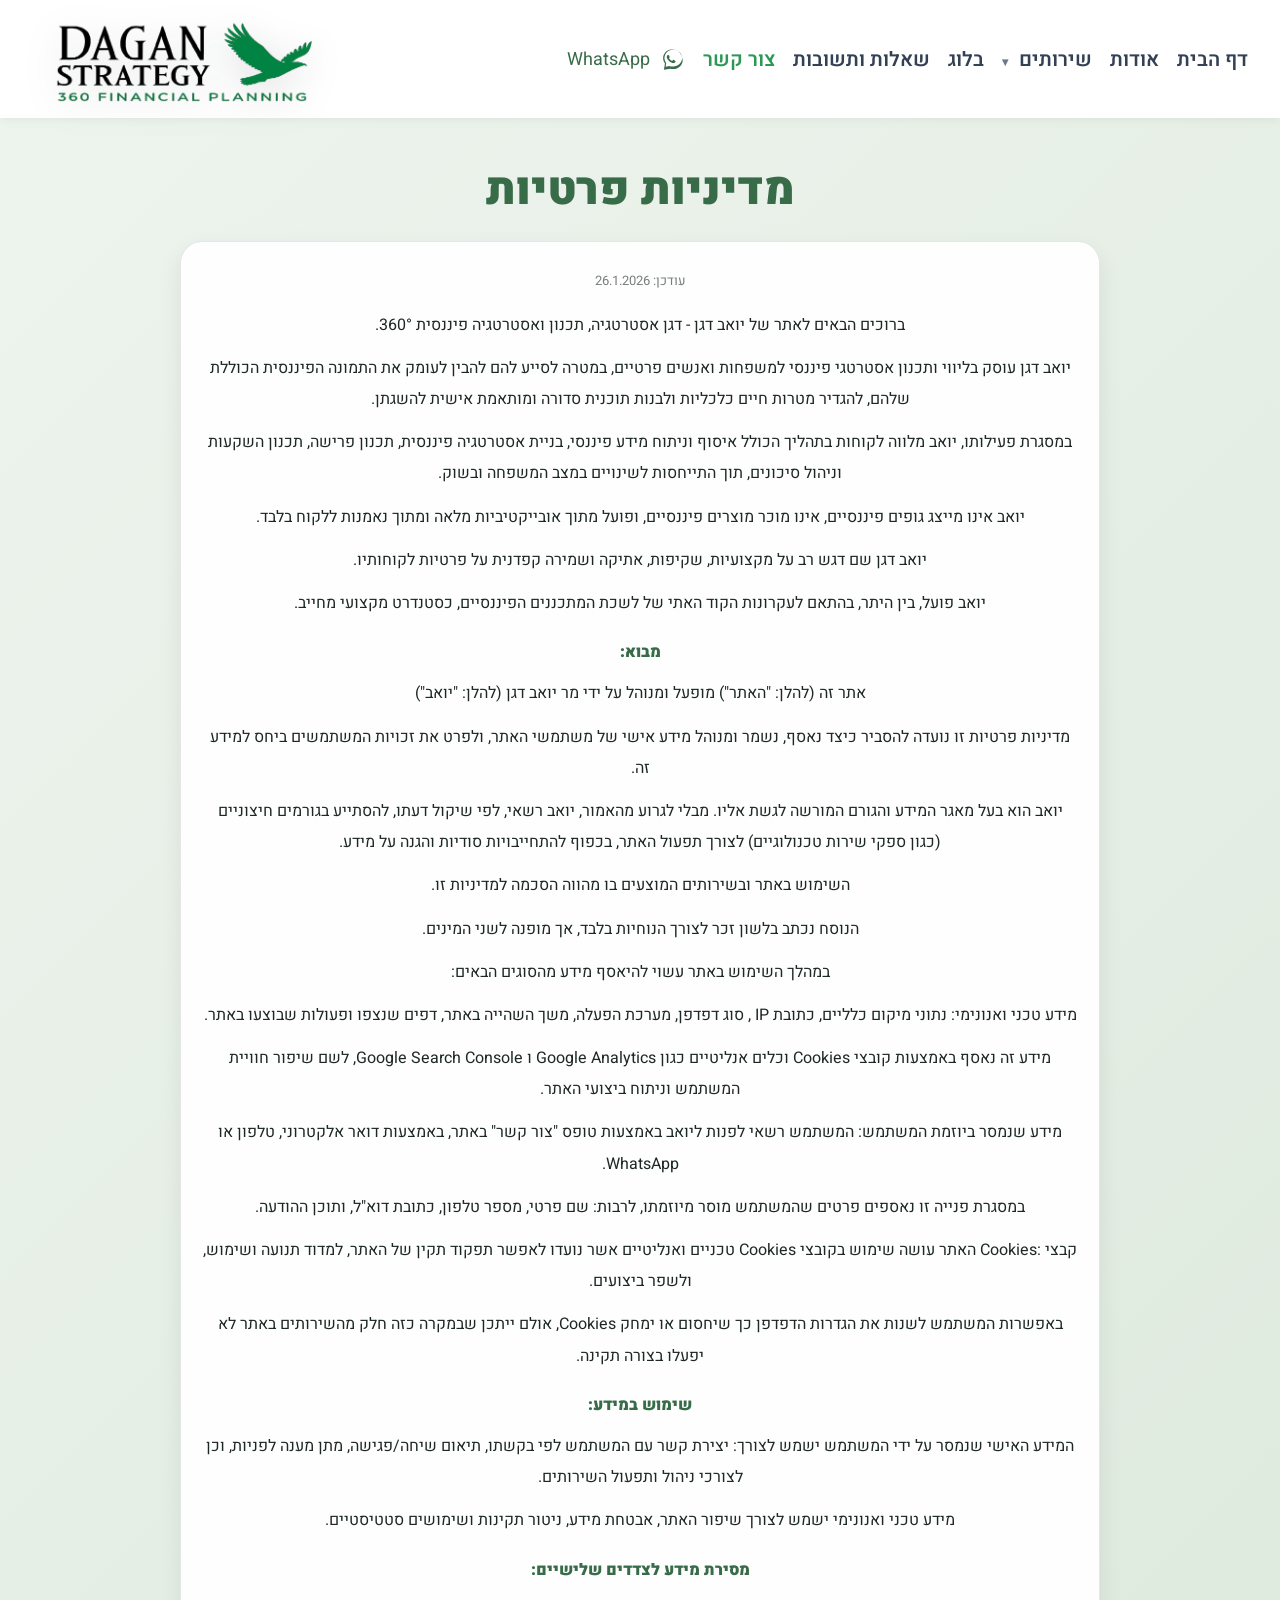
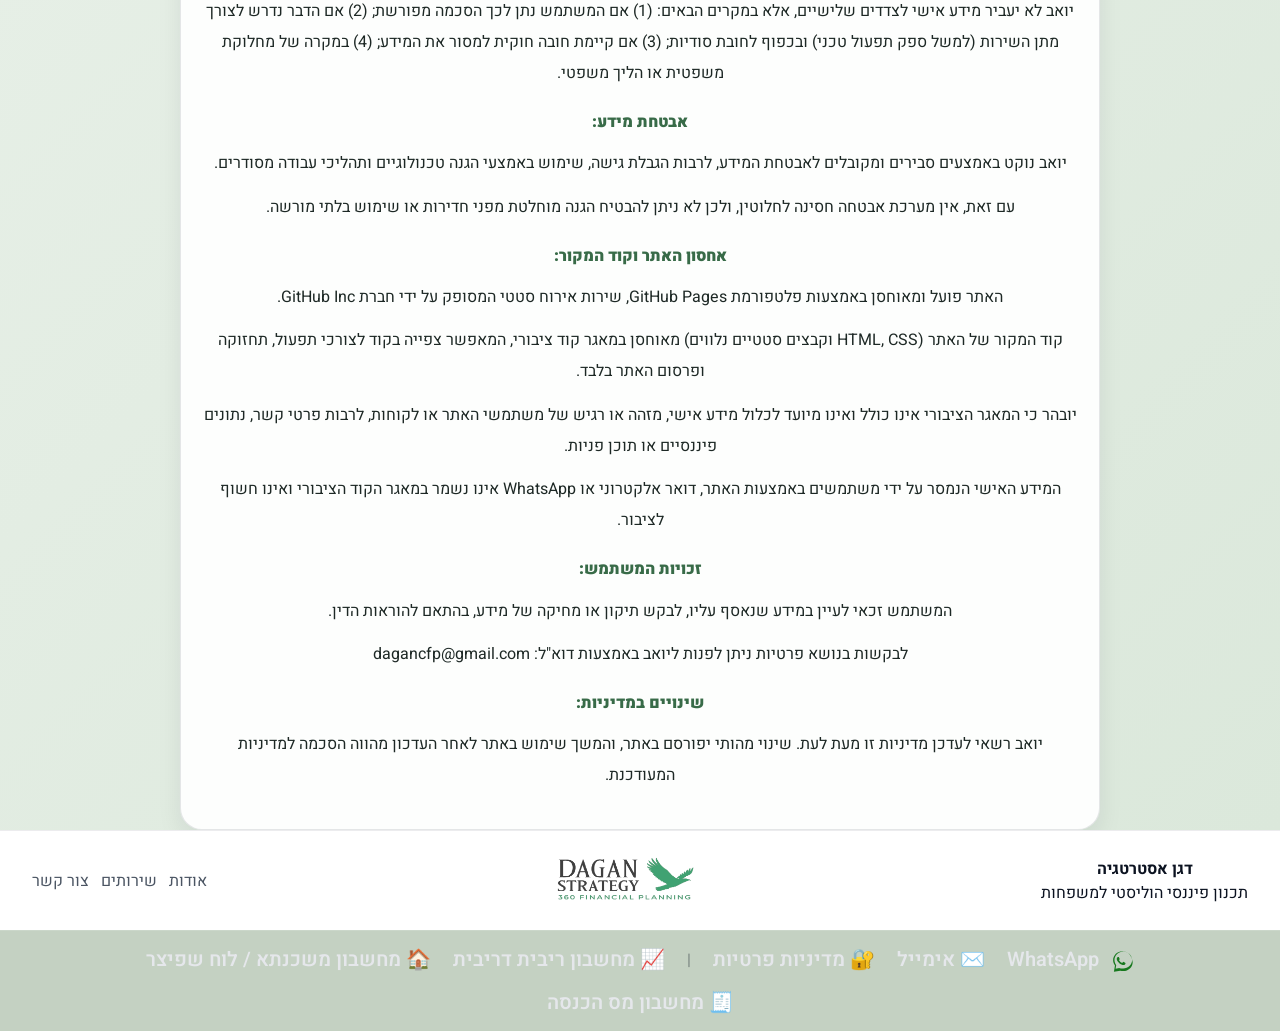
<file: privacy.html>
<!doctype html>
<html lang="he" dir="rtl">
<head>
  <meta charset="UTF-8" />
  <meta name="viewport" content="width=device-width, initial-scale=1.0" />
  <title>דגן אסטרטגיה | מדיניות פרטיות</title>

  <link rel="preconnect" href="https://fonts.googleapis.com">
  <link rel="preconnect" href="https://fonts.gstatic.com" crossorigin>
  <link href="https://fonts.googleapis.com/css2?family=Heebo:wght@300;400;600;700;800;900&display=swap" rel="stylesheet">

  <link rel="stylesheet" href="style.css">
</head>

<body>

<header class="site-header">
  <div class="container header-inner">

    <nav class="nav" aria-label="תפריט ראשי">
      <a class="nav-link" href="index.html">דף הבית</a>
      <a class="nav-link" href="about.html">אודות</a>

      <div class="nav-dropdown">
        <button class="nav-link nav-dropbtn" type="button" aria-haspopup="true" aria-expanded="false">
          שירותים <span class="nav-caret">▾</span>
        </button>
        <div class="dropdown" role="menu" aria-label="שירותים">
          <a href="services-financial-360.html">תכנון פיננסי 360</a>
          <a href="services-consulting.html">ייעוץ פיננסי</a>
          <a href="services-realestate.html">תכנון השקעות נדל״ן 360</a>
          <a href="services-retainer.html">ליווי מתמשך</a>
        </div>
      </div>

      <a class="nav-link" href="blog.html">בלוג</a>
      <a class="nav-link" href="faq.html">שאלות ותשובות</a>
      <a class="nav-link-contact" href="contact.html">צור קשר</a>
      <a class="topwhat" href="https://wa.me/972549002792" target="_blank" rel="noopener">
        <svg class="wa-iconw" viewBox="0 0 32 32" aria-hidden="true">
          <path fill="currentColor"
            d="M19.11 17.36c-.27-.14-1.6-.79-1.85-.88-.25-.09-.43-.14-.61.14-.18.27-.7.88-.86 1.06-.16.18-.32.21-.59.07-.27-.14-1.14-.42-2.17-1.35-.8-.71-1.34-1.59-1.5-1.86-.16-.27-.02-.41.12-.55.12-.12.27-.32.41-.48.14-.16.18-.27.27-.46.09-.18.05-.34-.02-.48-.07-.14-.61-1.47-.84-2.01-.22-.53-.45-.46-.61-.47h-.52c-.18 0-.48.07-.73.34-.25.27-.96.94-.96 2.29 0 1.35.99 2.65 1.13 2.84.14.18 1.95 2.98 4.73 4.18.66.29 1.18.46 1.58.59.66.21 1.26.18 1.73.11.53-.08 1.6-.66 1.83-1.3.23-.64.23-1.18.16-1.3-.07-.11-.25-.18-.52-.32zM16.01 3C9.38 3 4 8.08 4 14.34c0 2.53.88 4.85 2.36 6.72L5 29l8.12-1.27c1.2.33 2.47.51 3.89.51 6.63 0 12.01-5.08 12.01-11.34C28.02 8.08 22.64 3 16.01 3zm0 22.02c-1.29 0-2.55-.18-3.74-.53l-.27-.08-4.82.75.79-4.55-.18-.28c-1.34-1.84-2.05-4-2.05-6.23 0-5.93 5.16-10.77 11.27-10.77 6.11 0 11.27 4.83 11.27 10.77 0 5.93-5.16 10.76-11.27 10.76z"/>
        </svg>
        WhatsApp 
      </a>

    </nav>
   
    <a class="logo-center" href="index.html" aria-label="דף הבית - דגן אסטרטגיה">
      <img class="logo-img" src="images/logo.jpg" alt="דגן אסטרטגיה">
    </a>

    <button class="menu-btn" id="menuBtn" aria-label="פתיחת תפריט" aria-expanded="false">☰</button>
  </div>

  <div class="mobile-nav" id="mobileNav" hidden>
    <a href="index.html">דף הבית</a>
    <a href="about.html">אודות</a>

    <button class="mnav-acc" type="button" id="mobileServicesBtn" aria-expanded="false">
      שירותים <span class="mnav-caret">▾</span>
    </button>

    <div class="mnav-sub" id="mobileServicesSub" hidden>
      <a href="services-financial-360.html">תכנון פיננסי 360</a>
      <a href="services-consulting.html">ייעוץ פיננסי</a>
      <a href="services-realestate.html">תכנון השקעות נדל״ן 360</a>
      <a href="services-retainer.html">ליווי מתמשך</a>
    </div>

    <a href="blog.html">בלוג</a>
    <a href="faq.html">שאלות ותשובות</a>
    <a href="contact.html">צור קשר</a>
  </div>
</header>

    <main class="privacy-page">
        <section class="section">
          <div class="container">
            <h1 class="section-title">מדיניות פרטיות</h1>
      
            <div class="privacy-content">
              <p>עודכן: 26.1.2026</p>
              <p>ברוכים הבאים לאתר של יואב דגן - דגן אסטרטגיה, תכנון ואסטרטגיה פיננסית 360°.</p>
              <p>יואב דגן עוסק בליווי ותכנון אסטרטגי פיננסי למשפחות ואנשים פרטיים, במטרה לסייע להם להבין לעומק את התמונה הפיננסית הכוללת שלהם, להגדיר מטרות חיים כלכליות ולבנות תוכנית סדורה ומותאמת אישית להשגתן.</p>
              <p>במסגרת פעילותו, יואב מלווה לקוחות בתהליך הכולל איסוף וניתוח מידע פיננסי, בניית אסטרטגיה פיננסית, תכנון פרישה, תכנון השקעות וניהול סיכונים, תוך התייחסות לשינויים במצב המשפחה ובשוק.</p>
              <p>יואב אינו מייצג גופים פיננסיים, אינו מוכר מוצרים פיננסיים, ופועל מתוך אובייקטיביות מלאה ומתוך נאמנות ללקוח בלבד.</p>
              <p>יואב דגן שם דגש רב על מקצועיות, שקיפות, אתיקה ושמירה קפדנית על פרטיות לקוחותיו.</p>
              <p>יואב פועל, בין היתר, בהתאם לעקרונות הקוד האתי של לשכת המתכננים הפיננסיים, כסטנדרט מקצועי מחייב.</p>
      
              <p class="title-like">מבוא:</p>
              <p>אתר זה (להלן: "האתר") מופעל ומנוהל על ידי מר יואב דגן (להלן: "יואב")</p>
              <p>מדיניות פרטיות זו נועדה להסביר כיצד נאסף, נשמר ומנוהל מידע אישי של משתמשי האתר, ולפרט את זכויות המשתמשים ביחס למידע זה.</p>
              <p>יואב הוא בעל מאגר המידע והגורם המורשה לגשת אליו. מבלי לגרוע מהאמור, יואב רשאי, לפי שיקול דעתו, להסתייע בגורמים חיצוניים (כגון ספקי שירות טכנולוגיים) לצורך תפעול האתר, בכפוף להתחייבויות סודיות והגנה על מידע.</p>
              <p>השימוש באתר ובשירותים המוצעים בו מהווה הסכמה למדיניות זו.</p>
              <p>הנוסח נכתב בלשון זכר  לצורך הנוחיות בלבד, אך מופנה לשני המינים.</p>
      
              <p>במהלך השימוש באתר עשוי להיאסף מידע מהסוגים הבאים:</p>
              <p>מידע טכני ואנונימי: נתוני מיקום כלליים, כתובת IP , סוג דפדפן, מערכת הפעלה, משך השהייה באתר, דפים שנצפו ופעולות שבוצעו באתר.</p>
              <p>מידע זה נאסף באמצעות קובצי Cookies וכלים אנליטיים כגון  Google Analytics ו  Google Search Console, לשם שיפור חוויית המשתמש וניתוח ביצועי האתר.</p>
              <p>מידע שנמסר ביוזמת המשתמש: המשתמש רשאי לפנות ליואב באמצעות טופס "צור קשר" באתר, באמצעות דואר אלקטרוני, טלפון או WhatsApp.</p>
              <p>במסגרת פנייה זו נאספים פרטים שהמשתמש מוסר מיוזמתו, לרבות: שם פרטי, מספר טלפון, כתובת דוא"ל, ותוכן ההודעה.</p>
      
              <p>קבצי :Cookies האתר עושה שימוש בקובצי Cookies טכניים ואנליטיים אשר נועדו לאפשר תפקוד תקין של האתר, למדוד תנועה ושימוש, ולשפר ביצועים.</p>
              <p>באפשרות המשתמש לשנות את הגדרות הדפדפן כך שיחסום או ימחק Cookies, אולם ייתכן שבמקרה כזה חלק מהשירותים באתר לא יפעלו בצורה תקינה.</p>
      
              <p class="title-like"> שימוש במידע:</p>
              <p>המידע האישי שנמסר על ידי המשתמש ישמש לצורך: יצירת קשר עם המשתמש לפי בקשתו, תיאום שיחה/פגישה, מתן מענה לפניות, וכן לצורכי ניהול ותפעול השירותים.</p>
              <p>מידע טכני ואנונימי ישמש לצורך שיפור האתר, אבטחת מידע, ניטור תקינות ושימושים סטטיסטיים.</p>
      
              <p class="title-like">מסירת מידע לצדדים שלישיים:</p>
              <p>יואב לא יעביר מידע אישי לצדדים שלישיים, אלא במקרים הבאים: (1) אם המשתמש נתן לכך הסכמה מפורשת; (2) אם הדבר נדרש לצורך מתן השירות (למשל ספק תפעול טכני) ובכפוף לחובת סודיות; (3) אם קיימת חובה חוקית למסור את המידע; (4) במקרה של מחלוקת משפטית או הליך משפטי.</p>
      
              <p class="title-like">אבטחת מידע:</p>
              <p>יואב נוקט באמצעים סבירים ומקובלים לאבטחת המידע, לרבות הגבלת גישה, שימוש באמצעי הגנה טכנולוגיים ותהליכי עבודה מסודרים.</p>
              <p>עם זאת, אין מערכת אבטחה חסינה לחלוטין, ולכן לא ניתן להבטיח הגנה מוחלטת מפני חדירות או שימוש בלתי מורשה.</p>
      
              <p class="title-like">אחסון האתר וקוד המקור:</p>
              <p>האתר פועל ומאוחסן באמצעות פלטפורמת GitHub Pages, שירות אירוח סטטי המסופק על ידי חברת GitHub Inc.</p>
              <p>קוד המקור של האתר (HTML, CSS וקבצים סטטיים נלווים) מאוחסן במאגר קוד ציבורי, המאפשר צפייה בקוד לצורכי תפעול, תחזוקה ופרסום האתר בלבד.</p>
              <p>יובהר כי המאגר הציבורי אינו כולל ואינו מיועד לכלול מידע אישי, מזהה או רגיש של משתמשי האתר או לקוחות, לרבות פרטי קשר, נתונים פיננסיים או תוכן פניות.</p>
              <p>המידע האישי הנמסר על ידי משתמשים באמצעות האתר, דואר אלקטרוני או WhatsApp אינו נשמר במאגר הקוד הציבורי ואינו חשוף לציבור.</p>
      
              <p class="title-like">זכויות המשתמש:</p>
              <p>המשתמש זכאי לעיין במידע שנאסף עליו, לבקש תיקון או מחיקה של מידע, בהתאם להוראות הדין.</p>
              <p>לבקשות בנושא פרטיות ניתן לפנות ליואב באמצעות דוא"ל: dagancfp@gmail.com</p>
      
              <p class="title-like">שינויים במדיניות:</p>
              <p>יואב רשאי לעדכן מדיניות זו מעת לעת. שינוי מהותי יפורסם באתר, והמשך שימוש באתר לאחר העדכון מהווה הסכמה למדיניות המעודכנת.</p>
            </div>
          </div>
        </section>
      </main>
      

<footer class="site-footer">
  <div class="container footer-inner">

    <div class="footer-left">
      <strong>דגן אסטרטגיה</strong>
      <div class="muted">תכנון פיננסי הוליסטי למשפחות</div>
    </div>

    <div class="footer-logo">
      <img src="images/logo.jpg" alt="Dagan Strategy">
    </div>

    <div class="footer-links">
      <a href="about.html">אודות</a>
      <a href="services.html">שירותים</a>
      <a href="contact.html">צור קשר</a>
    </div>

  </div>
</footer>

<div class="footer-extra">
  <div class="container footer-extra-inner">

    <a href="https://wa.me/972549002792" target="_blank" rel="noopener" class="footer-link">
      <svg class="wa-icon" viewBox="0 0 32 32" aria-hidden="true">
        <path fill="currentColor"
          d="M19.11 17.36c-.27-.14-1.6-.79-1.85-.88-.25-.09-.43-.14-.61.14-.18.27-.7.88-.86 1.06-.16.18-.32.21-.59.07-.27-.14-1.14-.42-2.17-1.35-.8-.71-1.34-1.59-1.5-1.86-.16-.27-.02-.41.12-.55.12-.12.27-.32.41-.48.14-.16.18-.27.27-.46.09-.18.05-.34-.02-.48-.07-.14-.61-1.47-.84-2.01-.22-.53-.45-.46-.61-.47h-.52c-.18 0-.48.07-.73.34-.25.27-.96.94-.96 2.29 0 1.35.99 2.65 1.13 2.84.14.18 1.95 2.98 4.73 4.18.66.29 1.18.46 1.58.59.66.21 1.26.18 1.73.11.53-.08 1.6-.66 1.83-1.3.23-.64.23-1.18.16-1.3-.07-.11-.25-.18-.52-.32zM16.01 3C9.38 3 4 8.08 4 14.34c0 2.53.88 4.85 2.36 6.72L5 29l8.12-1.27c1.2.33 2.47.51 3.89.51 6.63 0 12.01-5.08 12.01-11.34C28.02 8.08 22.64 3 16.01 3zm0 22.02c-1.29 0-2.55-.18-3.74-.53l-.27-.08-4.82.75.79-4.55-.18-.28c-1.34-1.84-2.05-4-2.05-6.23 0-5.93 5.16-10.77 11.27-10.77 6.11 0 11.27 4.83 11.27 10.77 0 5.93-5.16 10.76-11.27 10.76z"/>
      </svg>
      WhatsApp
    </a>

    <a href="mailto:dagancfp@gmail.com" class="footer-link">✉️ אימייל</a>
    <a href="privacy.html" class="footer-link">🔐 מדיניות פרטיות</a>

    <span class="footer-sep">|</span>
    <a href="https://share.google/3KUvRFzEkoz43UX1H" class="footer-link" target="_blank" rel="noopener">
        📈 מחשבון ריבית דריבית
      </a>
      
      <a href="https://share.google/5d10lsNsfMuAiLt1C" class="footer-link" target="_blank" rel="noopener">
        🏠 מחשבון משכנתא / לוח שפיצר
      </a>
      
      <a href="https://share.google/bFvg0QFTsK17xXrzh" class="footer-link" target="_blank" rel="noopener">
        🧾 מחשבון מס הכנסה
      </a>
  </div>
</div>
<a class="topwhatmobile" href="https://wa.me/972549002792?text=היי%20יואב,%20אשמח%20לתאם%20שיחה%20לתכנון%20פיננסי." target="_blank" rel="noopener">
    <img src="images/whatsapp.jpg" alt="WhatsApp" class="wa-img">
  </a>

<script src="script.js"></script>
</body>
</html>
</file>
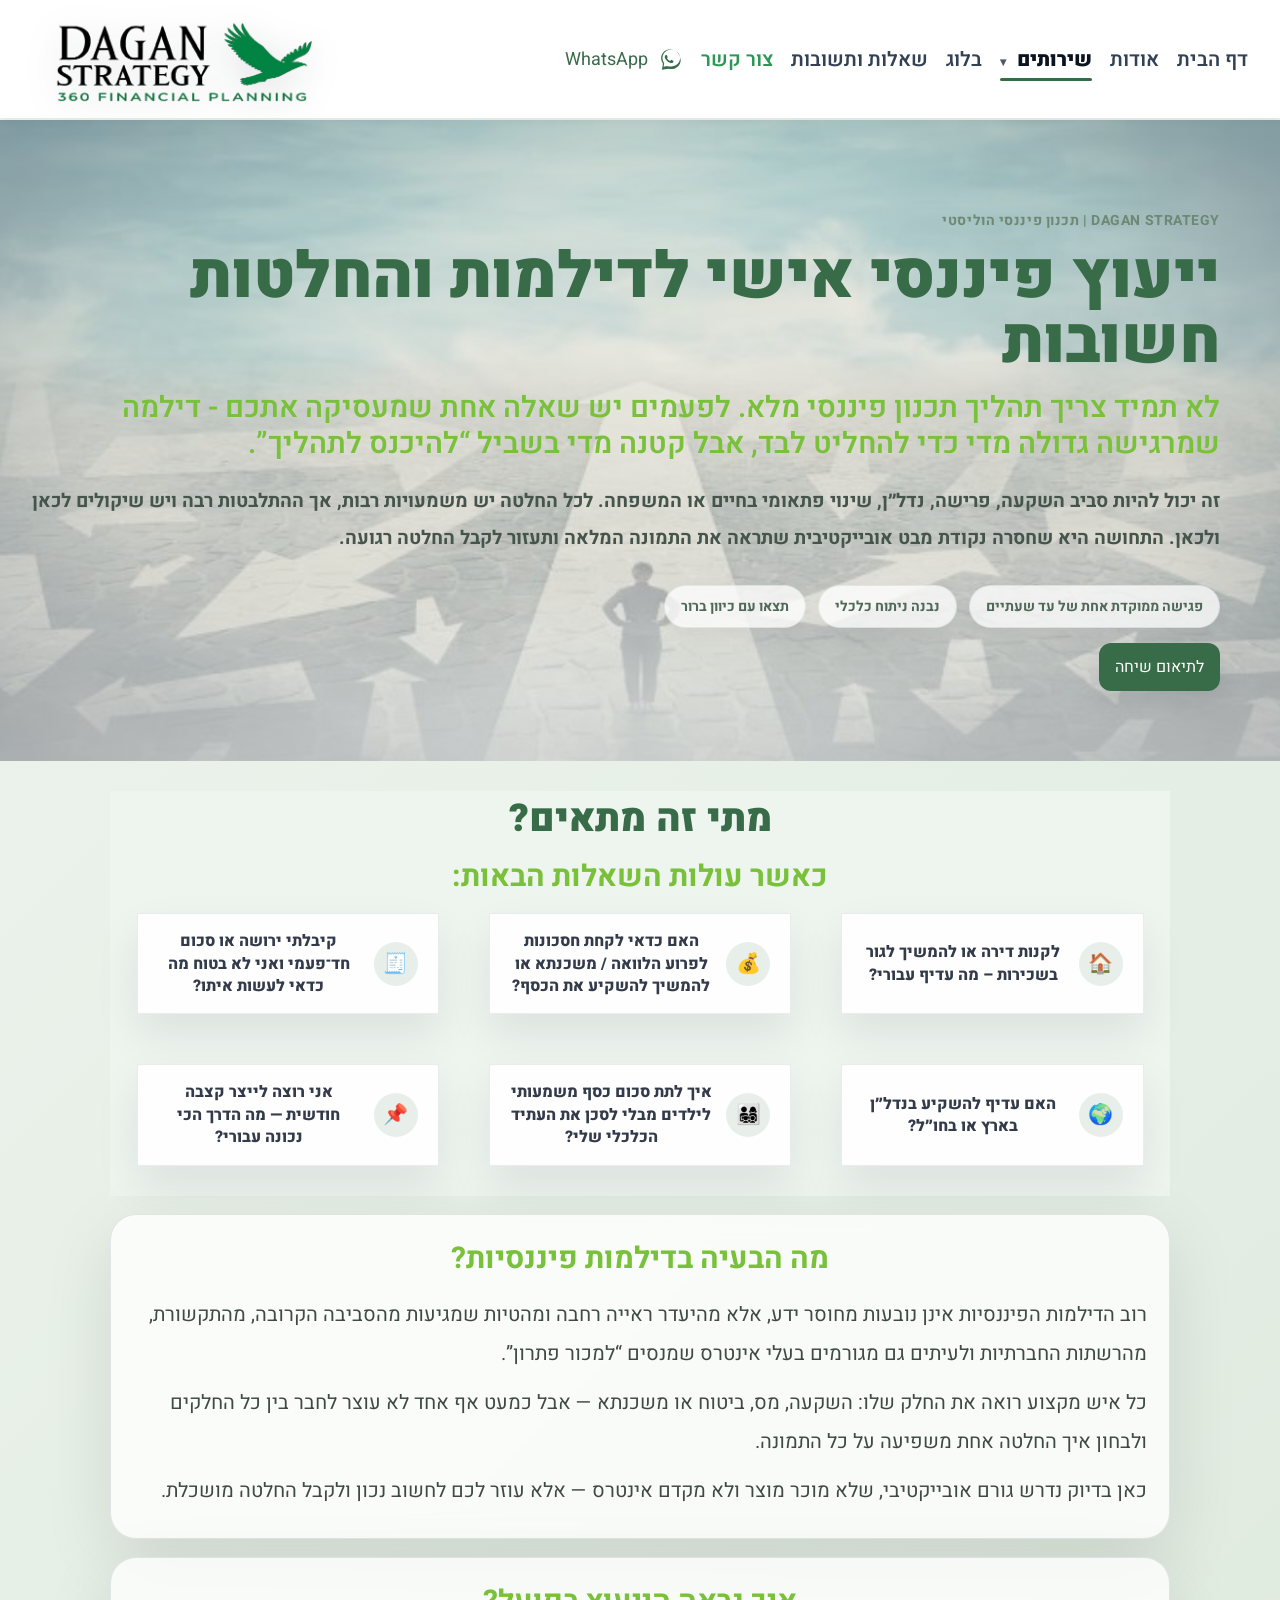
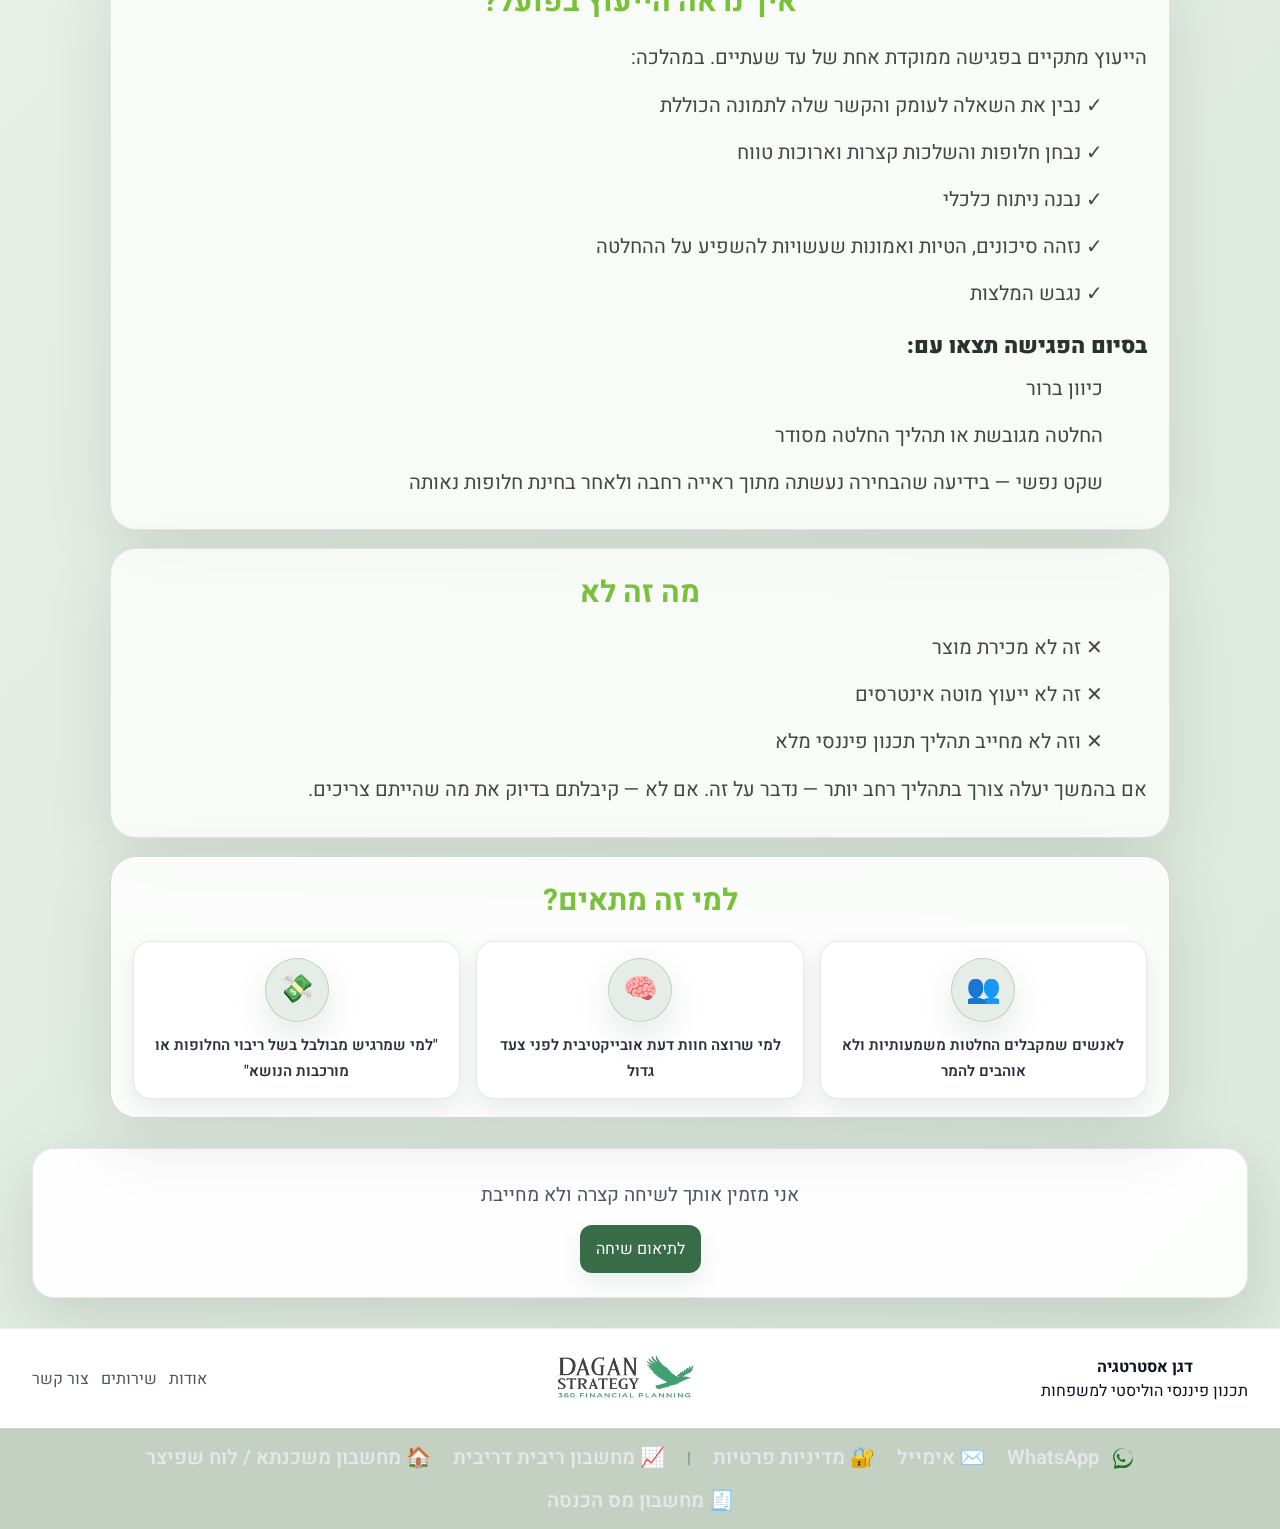
<file: services-consulting.html>
<!doctype html>
<html lang="he" dir="rtl">
<head>
  <meta charset="UTF-8" />
  <meta name="description" content="ייעוץ פיננסי אישי וממוקד לדילמות והחלטות חשובות – קבלת החלטות פיננסיות בביטחון, בהירות וליווי מקצועי בגובה העיניים.">

  <meta name="viewport" content="width=device-width, initial-scale=1.0" />
  <title>ייעוץ פיננסי | קבלת החלטות פיננסיות</title>


  <!-- Font (יוקרתי ונקי) -->
  <link rel="preconnect" href="https://fonts.googleapis.com">
  <link rel="preconnect" href="https://fonts.gstatic.com" crossorigin>
  <link href="https://fonts.googleapis.com/css2?family=Heebo:wght@300;400;600;700;800;900&display=swap" rel="stylesheet">

  <link rel="stylesheet" href="style.css">
</head>

<body class="service-consulting">


<!-- ================= Header ================= -->
<header class="site-header">
  <div class="container header-inner">

    
    <nav class="nav" aria-label="תפריט ראשי">
        <a class="nav-link " href="index.html">דף הבית</a>
        <a class="nav-link" href="about.html">אודות</a>
        
        
        <div class="nav-dropdown">
          <button class="nav-link nav-dropbtn active" type="button" aria-haspopup="true" aria-expanded="false">
            שירותים <span class="nav-caret">▾</span>
          </button>
          <div class="dropdown" role="menu" aria-label="שירותים">
              <a href="services-financial-360.html">תכנון פיננסי 360</a>
              <a href="services-consulting.html">ייעוץ פיננסי</a>
              <a href="services-realestate.html">תכנון השקעות נדל״ן 360</a>
              <a href="services-retainer.html">ליווי מתמשך</a>
            </div>
            
        </div>
        
  
        <a class="nav-link" href="blog.html">בלוג</a>
        <a class="nav-link" href="faq.html">שאלות ותשובות</a>
        <a class="nav-link-contact" href="contact.html">צור קשר</a>
        <a class="topwhat" href="https://wa.me/972549002792" target="_blank" rel="noopener">
          <svg class="wa-iconw" viewBox="0 0 32 32" aria-hidden="true">
            <path fill="currentColor"
              d="M19.11 17.36c-.27-.14-1.6-.79-1.85-.88-.25-.09-.43-.14-.61.14-.18.27-.7.88-.86 1.06-.16.18-.32.21-.59.07-.27-.14-1.14-.42-2.17-1.35-.8-.71-1.34-1.59-1.5-1.86-.16-.27-.02-.41.12-.55.12-.12.27-.32.41-.48.14-.16.18-.27.27-.46.09-.18.05-.34-.02-.48-.07-.14-.61-1.47-.84-2.01-.22-.53-.45-.46-.61-.47h-.52c-.18 0-.48.07-.73.34-.25.27-.96.94-.96 2.29 0 1.35.99 2.65 1.13 2.84.14.18 1.95 2.98 4.73 4.18.66.29 1.18.46 1.58.59.66.21 1.26.18 1.73.11.53-.08 1.6-.66 1.83-1.3.23-.64.23-1.18.16-1.3-.07-.11-.25-.18-.52-.32zM16.01 3C9.38 3 4 8.08 4 14.34c0 2.53.88 4.85 2.36 6.72L5 29l8.12-1.27c1.2.33 2.47.51 3.89.51 6.63 0 12.01-5.08 12.01-11.34C28.02 8.08 22.64 3 16.01 3zm0 22.02c-1.29 0-2.55-.18-3.74-.53l-.27-.08-4.82.75.79-4.55-.18-.28c-1.34-1.84-2.05-4-2.05-6.23 0-5.93 5.16-10.77 11.27-10.77 6.11 0 11.27 4.83 11.27 10.77 0 5.93-5.16 10.76-11.27 10.76z"/>
          </svg>
          WhatsApp 
        </a>
  
      </nav>
      

    <a class="logo-center" href="index.html" aria-label="דף הבית - דגן אסטרטגיה">
      <img class="logo-img" src="images/logo.jpg" alt="דגן אסטרטגיה">
    </a>

    <button class="menu-btn" id="menuBtn" aria-label="פתיחת תפריט" aria-expanded="false">☰</button>
  </div>

  
  <div class="mobile-nav" id="mobileNav" hidden>
    <a href="index.html">דף הבית</a>
    <a href="about.html">אודות</a>
   
   <!-- שירותים (Dropdown בנייד) -->
<button class="mnav-acc" type="button" id="mobileServicesBtn" aria-expanded="false">
    שירותים <span class="mnav-caret">▾</span>
  </button>
  
  <div class="mnav-sub" id="mobileServicesSub" hidden>
    <a href="services-financial-360.html">תכנון פיננסי 360</a>
    <a href="services-consulting.html">ייעוץ פיננסי</a>
    <a href="services-realestate.html">תכנון השקעות נדל״ן 360</a>
    <a href="services-retainer.html">ליווי מתמשך</a>
  </div>
  <a href="blog.html">בלוג</a>
  <a href="faq.html">שאלות ותשובות</a>
  <a href="contact.html">צור קשר</a>
  </div>

</header>

<main>
    <section class="consulting-hero">
      <div class="consulting-hero-inner">
      
          <div class="consulting-hero-content">
            <p class="service-hero-kicker">DAGAN STRATEGY | תכנון פיננסי הוליסטי</p>
            <h1 class="consulting-hero-title">ייעוץ פיננסי אישי לדילמות והחלטות חשובות</h1>
            <p class="section-subtitle">
              לא תמיד צריך תהליך תכנון פיננסי מלא. לפעמים יש שאלה אחת שמעסיקה אתכם -
              דילמה שמרגישה גדולה מדי כדי להחליט לבד, אבל קטנה מדי בשביל “להיכנס לתהליך”.
            </p>
        
       
        <p class="explain"> <strong>
          זה יכול להיות סביב השקעה, פרישה, נדל״ן, שינוי פתאומי בחיים או המשפחה.
          לכל החלטה יש משמעויות רבות, אך ההתלבטות רבה ויש שיקולים לכאן ולכאן.
          התחושה היא שחסרה נקודת מבט אובייקטיבית שתראה את התמונה המלאה
          ותעזור לקבל החלטה רגועה.
        </strong>
        </p>
        <div class="consulting-hero-meta">
          <span>פגישה ממוקדת אחת של עד שעתיים</span>
          <span>נבנה ניתוח כלכלי</span>
          <span>תצאו עם כיוון ברור</span>
        </div>
  
        <div class="consulting-hero-action">
          <a class="btn primary" href="contact.html">לתיאום שיחה</a>
        </div>
          </div>
      </div>
</section>  
    <section class="section service-page">

      <div class="container">
          
        <section class="qa-bubbles section reveal">
            <div class="container">
              <h2 class="qa-title">מתי זה מתאים?</h2>
              <p class="qa-sub">כאשר עולות השאלות הבאות:</p>
          
              <div class="bubble-grid" id="bubbleGrid">
                <div class="bubble">
                  <span class="bubble-ico">🏠</span>
                  <span class="bubble-text">לקנות דירה או להמשיך לגור בשכירות – מה עדיף עבורי?</span>
                </div>
                
          
                  <div class="bubble">
                  <span class="bubble-ico">💰</span>
                  <span class="bubble-text"> האם כדאי לקחת חסכונות לפרוע הלוואה / משכנתא או להמשיך להשקיע את הכסף?</span>
                  </div>
                
                  <div class="bubble">
                  <span class="bubble-ico">🧾</span>
                  <span class="bubble-text">קיבלתי ירושה או סכום חד־פעמי ואני לא בטוח מה כדאי לעשות איתו?</span>
                  </div>
          
                  <div class="bubble">
                  <span class="bubble-ico">🌍</span>
                  <span class="bubble-text">האם עדיף להשקיע בנדל״ן בארץ או בחו״ל?</span>
                  </div>
          
                  <div class="bubble">
                  <span class="bubble-ico">👨‍👩‍👧‍👦</span>
                  <span class="bubble-text">איך לתת סכום כסף משמעותי לילדים מבלי לסכן את העתיד הכלכלי שלי?</span>
                </div>
          
                  <div class="bubble">
                  <span class="bubble-ico">📌</span>
                  <span class="bubble-text">אני רוצה לייצר קצבה חודשית — מה הדרך הכי נכונה עבורי?</span>
                </div>
              </div>
          
              <div class="bubble-answer" id="bubbleAnswer" aria-live="polite" hidden>
                <div class="bubble-answer-inner">
                  <div class="bubble-answer-title" id="bubbleAnswerTitle"></div>
                  <div class="bubble-answer-text" id="bubbleAnswerText"></div>
                </div>
              </div>
            </div>
          </section>
          

  
        <div class="card reveal from-bottom">
          <h3>מה הבעיה בדילמות פיננסיות?</h3>
          <p class="lead">
            רוב הדילמות הפיננסיות אינן נובעות מחוסר ידע, אלא מהיעדר ראייה רחבה ומהטיות שמגיעות
            מהסביבה הקרובה, מהתקשורת, מהרשתות החברתיות ולעיתים גם מגורמים בעלי אינטרס שמנסים “למכור פתרון”.
          </p>
          <p class="lead">
            כל איש מקצוע רואה את החלק שלו: השקעה, מס, ביטוח או משכנתא —
            אבל כמעט אף אחד לא עוצר לחבר בין כל החלקים ולבחון איך החלטה אחת משפיעה על כל התמונה.
          </p>
          <p class="lead">
            כאן בדיוק נדרש גורם אובייקטיבי, שלא מוכר מוצר ולא מקדם אינטרס —
            אלא עוזר לכם לחשוב נכון ולקבל החלטה מושכלת.
          </p>
        </div>
  
        <div class="card reveal from-bottom">
          <h3>איך נראה הייעוץ בפועל?</h3>
          <p class="lead">
            הייעוץ מתקיים בפגישה ממוקדת אחת של עד שעתיים. במהלכה:
          </p>
          <ul class="lead">
            <li>✓ נבין את השאלה לעומק והקשר שלה לתמונה הכוללת</li>
            <li>✓ נבחן חלופות והשלכות קצרות וארוכות טווח</li>
            <li>✓ נבנה ניתוח כלכלי</li>
            <li>✓ נזהה סיכונים, הטיות ואמונות שעשויות להשפיע על ההחלטה</li>
            <li>✓ נגבש המלצות</li>
          </ul>
  
          <h4 style="margin-top:18px;">בסיום הפגישה תצאו עם:</h4>
          <ul class="lead">
            <li>כיוון ברור</li>
            <li>החלטה מגובשת או תהליך החלטה מסודר</li>
            <li>שקט נפשי — בידיעה שהבחירה נעשתה מתוך ראייה רחבה ולאחר בחינת חלופות נאותה</li>
          </ul>
        </div>
  
        <div class="card reveal from-bottom">
          <h3>מה זה לא</h3>
          <ul class="lead">
            <li>✕ זה לא מכירת מוצר</li>
            <li>✕ זה לא ייעוץ מוטה אינטרסים</li>
            <li>✕ וזה לא מחייב תהליך תכנון פיננסי מלא</li>
          </ul>
          <p class="lead">
            אם בהמשך יעלה צורך בתהליך רחב יותר — נדבר על זה. אם לא — קיבלתם בדיוק את מה שהייתם צריכים.
          </p>
        </div>
        <div class="card reveal from-bottom">
            <h3>למי זה מתאים?</h3>
        <div class="why-personas reveal from-bottom">
            <div class="persona">
              <div class="persona-ico" aria-hidden="true">👥</div>
              <div class="persona-text">לאנשים שמקבלים החלטות משמעותיות ולא אוהבים להמר</div>
            </div>
          
            <div class="persona">
              <div class="persona-ico" aria-hidden="true">🧠</div>
              <div class="persona-text">למי שרוצה חוות דעת אובייקטיבית לפני צעד גדול</div>
            </div>
          
            <div class="persona">
              <div class="persona-ico" aria-hidden="true">💸</div>
              <div class="persona-text">"למי שמרגיש מבולבל בשל ריבוי החלופות או מורכבות הנושא"</div>
            </div>
          </div>
        </div>
  
      </div>
    </section>
    <section class="section">
      <div class="container final-cta">
          <p class="lead">
         אני מזמין אותך לשיחה קצרה ולא מחייבת</p>
        
        <a class="btn primary" href="contact.html">לתיאום שיחה</a>
      </div>
    </section>
  </main>
  

<footer class="site-footer">
    <div class="container footer-inner">
  
      <div class="footer-left">
        <strong>דגן אסטרטגיה</strong>
        <div class="muted">תכנון פיננסי הוליסטי למשפחות</div>
      </div>
  
      <!-- לוגו באמצע -->
      <div class="footer-logo">
        <img src="images/logo.jpg" alt="Dagan Strategy">
      </div>
  
      <div class="footer-links">
        <a href="about.html">אודות</a>
        <a href="services.html">שירותים</a>
        <a href="contact.html">צור קשר</a>
      </div>
  
    </div>
  </footer>
  <div class="footer-extra">
    <div class="container footer-extra-inner">
  
        <a href="https://wa.me/972549002792" target="_blank" rel="noopener" class="footer-link">
            <svg class="wa-icon" viewBox="0 0 32 32" aria-hidden="true">
              <path fill="currentColor"
                d="M19.11 17.36c-.27-.14-1.6-.79-1.85-.88-.25-.09-.43-.14-.61.14-.18.27-.7.88-.86 1.06-.16.18-.32.21-.59.07-.27-.14-1.14-.42-2.17-1.35-.8-.71-1.34-1.59-1.5-1.86-.16-.27-.02-.41.12-.55.12-.12.27-.32.41-.48.14-.16.18-.27.27-.46.09-.18.05-.34-.02-.48-.07-.14-.61-1.47-.84-2.01-.22-.53-.45-.46-.61-.47h-.52c-.18 0-.48.07-.73.34-.25.27-.96.94-.96 2.29 0 1.35.99 2.65 1.13 2.84.14.18 1.95 2.98 4.73 4.18.66.29 1.18.46 1.58.59.66.21 1.26.18 1.73.11.53-.08 1.6-.66 1.83-1.3.23-.64.23-1.18.16-1.3-.07-.11-.25-.18-.52-.32zM16.01 3C9.38 3 4 8.08 4 14.34c0 2.53.88 4.85 2.36 6.72L5 29l8.12-1.27c1.2.33 2.47.51 3.89.51 6.63 0 12.01-5.08 12.01-11.34C28.02 8.08 22.64 3 16.01 3zm0 22.02c-1.29 0-2.55-.18-3.74-.53l-.27-.08-4.82.75.79-4.55-.18-.28c-1.34-1.84-2.05-4-2.05-6.23 0-5.93 5.16-10.77 11.27-10.77 6.11 0 11.27 4.83 11.27 10.77 0 5.93-5.16 10.76-11.27 10.76z"/>
            </svg>
            WhatsApp
          </a>
          
  
      <a href="mailto:dagancfp@gmail.com" class="footer-link">
        ✉️ אימייל
      </a>
  
      <a href="privacy.html" class="footer-link">
        🔐 מדיניות פרטיות
      </a>
  
      <span class="footer-sep">|</span>
  
      <a href="https://share.google/3KUvRFzEkoz43UX1H" class="footer-link" target="_blank" rel="noopener">
        📈 מחשבון ריבית דריבית
      </a>
      
      <a href="https://share.google/5d10lsNsfMuAiLt1C" class="footer-link" target="_blank" rel="noopener">
        🏠 מחשבון משכנתא / לוח שפיצר
      </a>
      
      <a href="https://share.google/bFvg0QFTsK17xXrzh" class="footer-link" target="_blank" rel="noopener">
        🧾 מחשבון מס הכנסה
      </a>
  
    </div>
  </div>
  <a class="topwhatmobile" href="https://wa.me/972549002792?text=היי%20יואב,%20אשמח%20לתאם%20שיחה%20לתכנון%20פיננסי." target="_blank" rel="noopener">
    <img src="images/whatsapp.jpg" alt="WhatsApp" class="wa-img">
  </a>

<script src="script.js"></script>
</body>
</html>
</file>
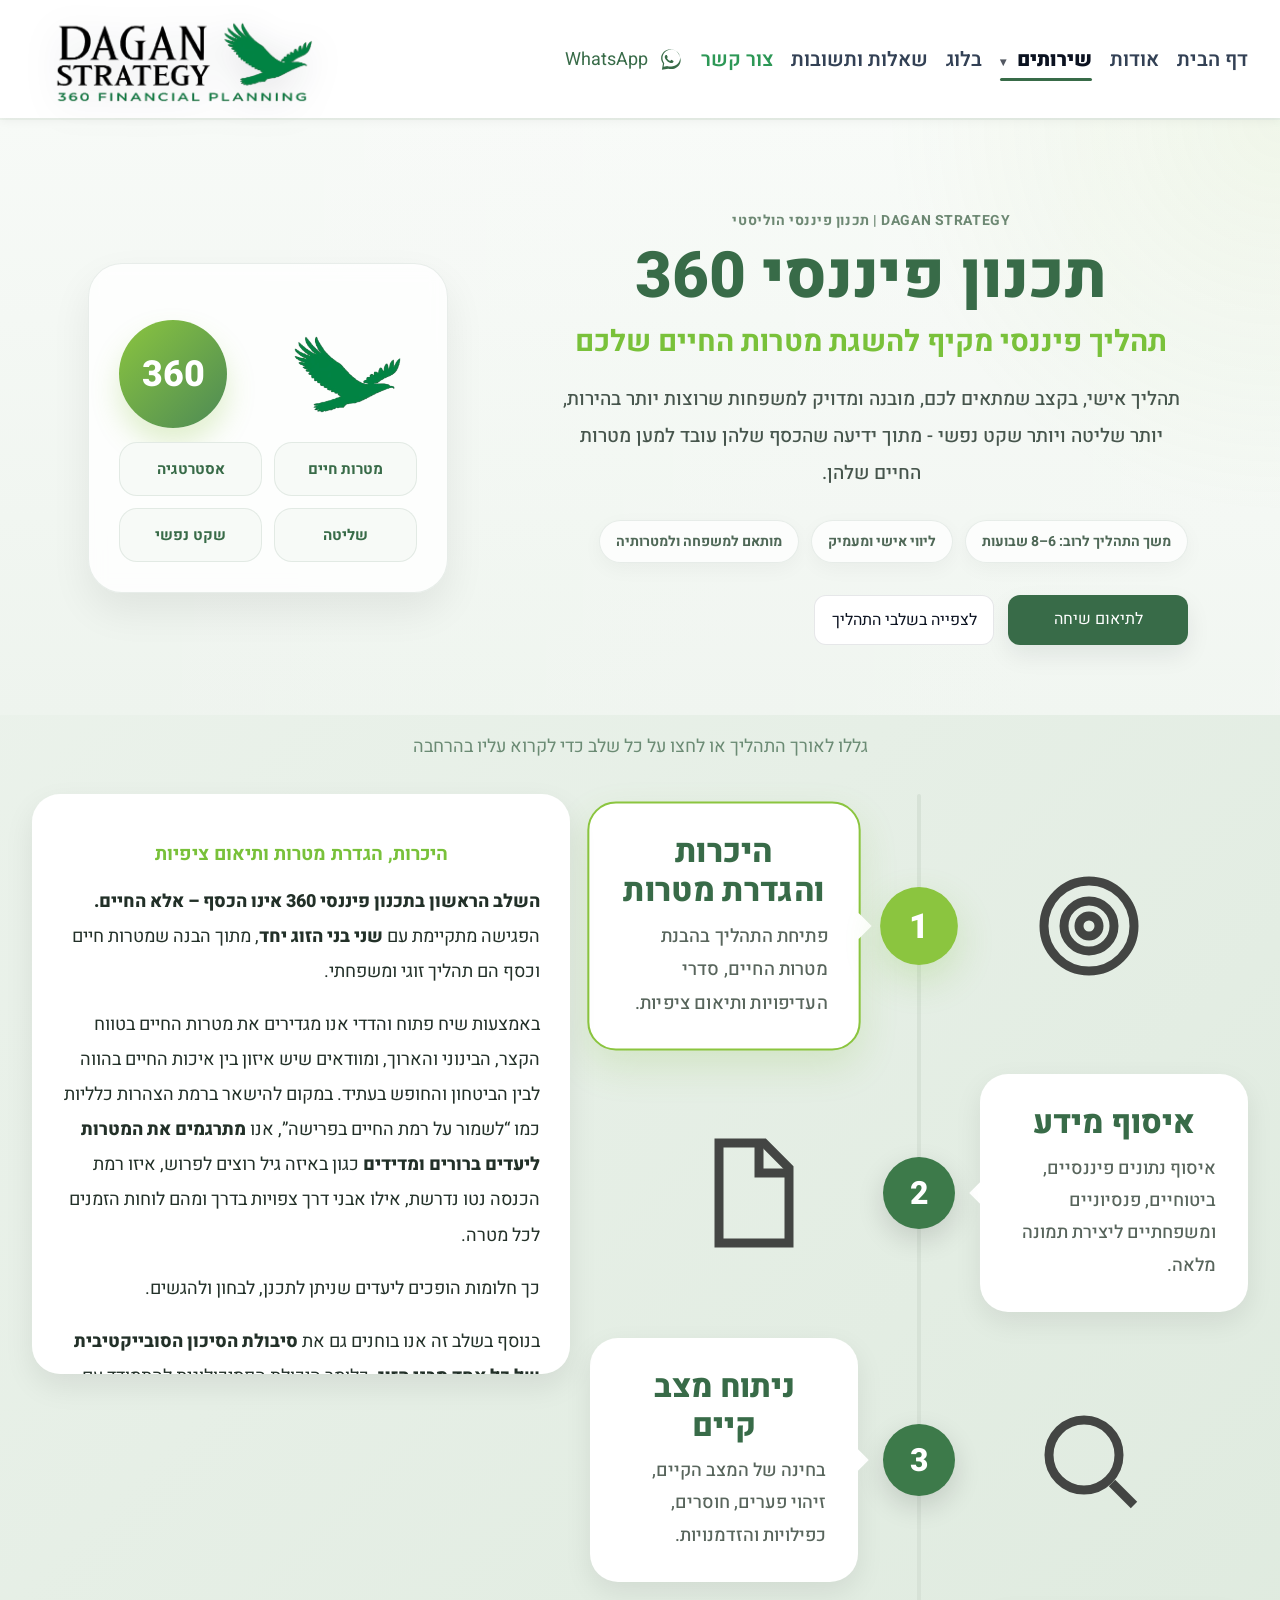
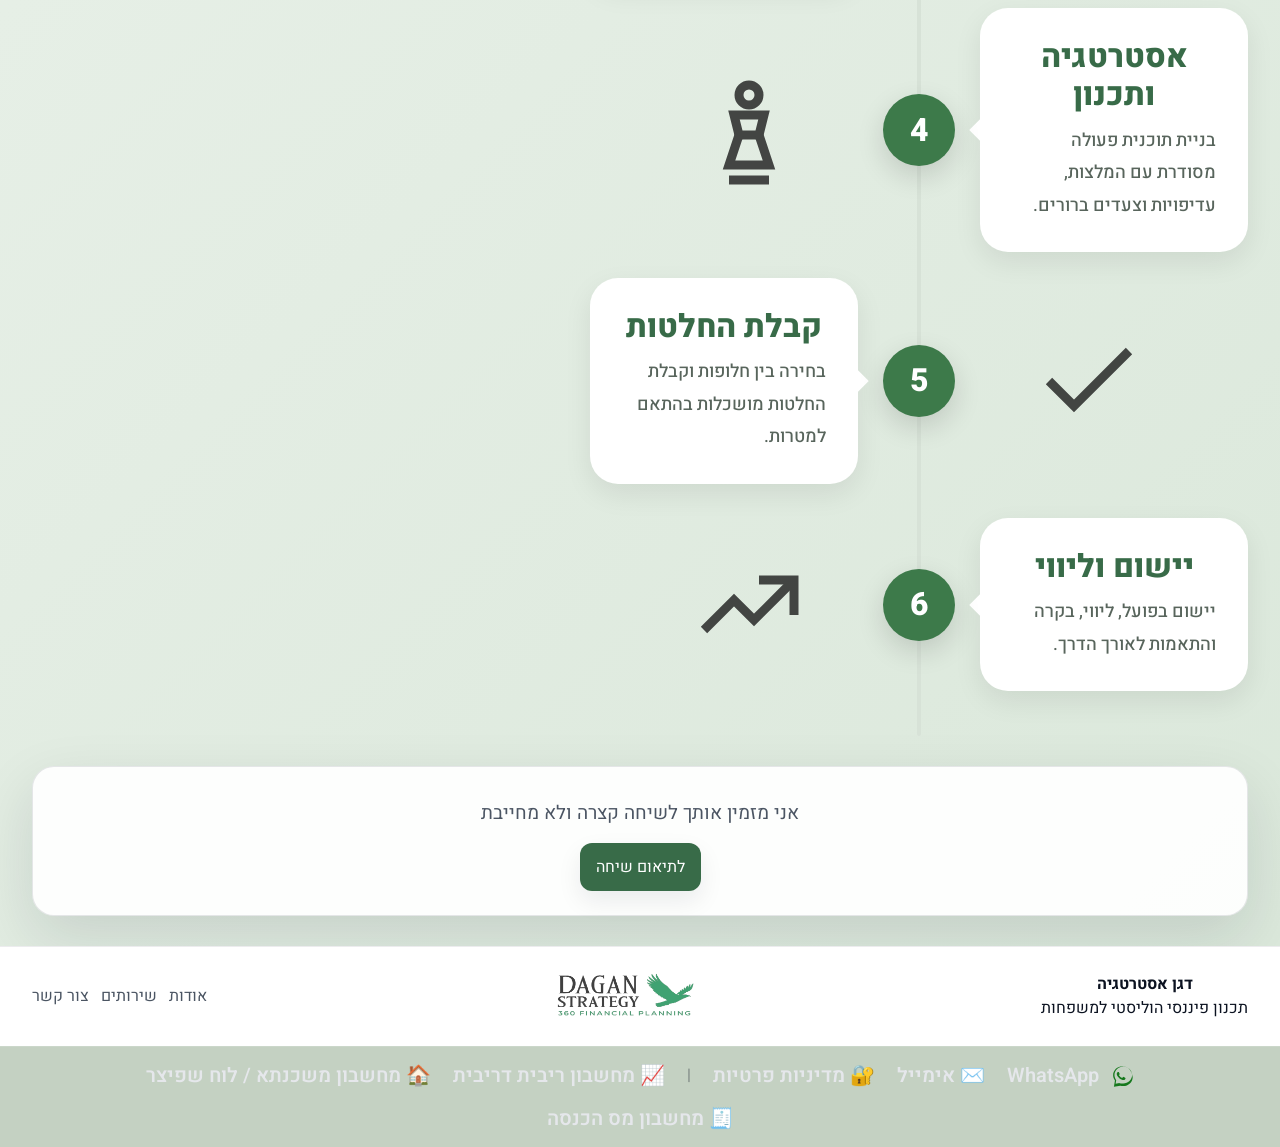
<file: services-financial-360.html>
<!doctype html>
<html lang="he" dir="rtl">
<head>
  <meta charset="UTF-8" />
  <meta name="description" content="תכנון פיננסי מקיף, תכנון פיננסי למשפחות, ייעוץ פיננסי אובייקטיבי">
  <meta name="viewport" content="width=device-width, initial-scale=1.0" />
  <title>תכנון פיננסי 360 | תהליך תכנון פיננסי מקיף</title>

  <link rel="preconnect" href="https://fonts.googleapis.com">
  <link rel="preconnect" href="https://fonts.gstatic.com" crossorigin>
  <link href="https://fonts.googleapis.com/css2?family=Heebo:wght@300;400;600;700;800;900&display=swap" rel="stylesheet">

  <link rel="stylesheet" href="style.css">
</head>

<body>

  <!-- ================= Header ================= -->
  <header class="site-header">
    <div class="container header-inner">

      <nav class="nav" aria-label="תפריט ראשי">
        <a class="nav-link" href="index.html">דף הבית</a>
        <a class="nav-link" href="about.html">אודות</a>

        <div class="nav-dropdown">
          <button class="nav-link nav-dropbtn active" type="button" aria-haspopup="true" aria-expanded="false">
            שירותים <span class="nav-caret">▾</span>
          </button>
          <div class="dropdown" role="menu" aria-label="שירותים">
            <a href="services-financial-360.html">תכנון פיננסי 360</a>
            <a href="services-consulting.html">ייעוץ פיננסי</a>
            <a href="services-realestate.html">תכנון השקעות נדל״ן 360</a>
            <a href="services-retainer.html">ליווי מתמשך</a>
          </div>
        </div>

        <a class="nav-link" href="blog.html">בלוג</a>
        <a class="nav-link" href="faq.html">שאלות ותשובות</a>
        <a class="nav-link-contact" href="contact.html">צור קשר</a>

        <a class="topwhat" href="https://wa.me/972549002792" target="_blank" rel="noopener">
          <svg class="wa-iconw" viewBox="0 0 32 32" aria-hidden="true">
            <path fill="currentColor"
              d="M19.11 17.36c-.27-.14-1.6-.79-1.85-.88-.25-.09-.43-.14-.61.14-.18.27-.7.88-.86 1.06-.16.18-.32.21-.59.07-.27-.14-1.14-.42-2.17-1.35-.8-.71-1.34-1.59-1.5-1.86-.16-.27-.02-.41.12-.55.12-.12.27-.32.41-.48.14-.16.18-.27.27-.46.09-.18.05-.34-.02-.48-.07-.14-.61-1.47-.84-2.01-.22-.53-.45-.46-.61-.47h-.52c-.18 0-.48.07-.73.34-.25.27-.96.94-.96 2.29 0 1.35.99 2.65 1.13 2.84.14.18 1.95 2.98 4.73 4.18.66.29 1.18.46 1.58.59.66.21 1.26.18 1.73.11.53-.08 1.6-.66 1.83-1.3.23-.64.23-1.18.16-1.3-.07-.11-.25-.18-.52-.32zM16.01 3C9.38 3 4 8.08 4 14.34c0 2.53.88 4.85 2.36 6.72L5 29l8.12-1.27c1.2.33 2.47.51 3.89.51 6.63 0 12.01-5.08 12.01-11.34C28.02 8.08 22.64 3 16.01 3zm0 22.02c-1.29 0-2.55-.18-3.74-.53l-.27-.08-4.82.75.79-4.55-.18-.28c-1.34-1.84-2.05-4-2.05-6.23 0-5.93 5.16-10.77 11.27-10.77 6.11 0 11.27 4.83 11.27 10.77 0 5.93-5.16 10.76-11.27 10.76z"/>
          </svg>
          WhatsApp
        </a>
      </nav>

      <a class="logo-center" href="index.html" aria-label="דף הבית - דגן אסטרטגיה">
        <img class="logo-img" src="images/logo.jpg" alt="דגן אסטרטגיה">
      </a>

      <button class="menu-btn" id="menuBtn" aria-label="פתיחת תפריט" aria-expanded="false">☰</button>
    </div>

    <div class="mobile-nav" id="mobileNav" hidden>
      <a href="index.html">דף הבית</a>
      <a href="about.html">אודות</a>

      <button class="mnav-acc" type="button" id="mobileServicesBtn" aria-expanded="false">
        שירותים <span class="mnav-caret">▾</span>
      </button>

      <div class="mnav-sub" id="mobileServicesSub" hidden>
        <a href="services-financial-360.html">תכנון פיננסי 360</a>
        <a href="services-consulting.html">ייעוץ פיננסי</a>
        <a href="services-realestate.html">תכנון השקעות נדל״ן 360</a>
        <a href="services-retainer.html">ליווי מתמשך</a>
      </div>

      <a href="blog.html">בלוג</a>
      <a href="faq.html">שאלות ותשובות</a>
      <a href="contact.html">צור קשר</a>
    </div>
  </header>

  <main>

    <section class="service-hero service-hero-clean">
      <div class="container service-hero-inner">
    
        <div class="service-hero-content">
          <p class="service-hero-kicker">DAGAN STRATEGY | תכנון פיננסי הוליסטי</p>
    
          <h1 class="service-hero-title">
            תכנון פיננסי 360
          </h1>
    
          <h2 class="service-hero-subtitle">
            תהליך פיננסי מקיף להשגת מטרות החיים שלכם
          </h2>
    
          <p class="service-hero-text">
            תהליך אישי, בקצב שמתאים לכם, מובנה ומדויק למשפחות שרוצות יותר בהירות, יותר שליטה
            ויותר שקט נפשי - מתוך ידיעה שהכסף שלהן עובד למען מטרות החיים שלהן.
          </p>
    
          <div class="service-hero-meta">
            <span>משך התהליך לרוב: 6–8 שבועות</span>
            <span>ליווי אישי ומעמיק</span>
            <span>מותאם למשפחה ולמטרותיה</span>
          </div>
    
          <div class="service-hero-actions">
            <a class="btn primary" href="contact.html">לתיאום שיחה</a>
            <a class="btn ghost" href="#timelineCenter">לצפייה בשלבי התהליך</a>
          </div>
        </div>
    
        <div class="service-hero-side" aria-hidden="true">
          <div class="service-hero-card">
            <div class="service-hero-card-line"></div>
            <div class="service-hero-card-line short"></div>
    
            <div class="service-hero-badge">360</div>

  <img class="hero-logo-bird" src="images/logo_bird.png" alt="">

  <div class="service-hero-mini-list">
    <span>מטרות חיים</span>
    <span>אסטרטגיה</span>
    <span>שליטה</span>
    <span>שקט נפשי</span>
  </div>
          </div>
          </div>
        </div>
    
    
    </section>

    <!-- ================= TIMELINE SECTION ================= -->
    <section class="section">
      <div class="container">

        <p class="process-subtitle">גללו לאורך התהליך או לחצו על כל שלב כדי לקרוא עליו בהרחבה</p>
        <div class="timeline-section-wrap">

          <div class="timeline-center" id="timelineCenter">
            <span class="timeline-progress" id="timelineProgress" aria-hidden="true"></span>
        
            <button class="timeline-step left active" data-step="1" type="button">
              <div class="timeline-card-mini">
                
                <h3>היכרות והגדרת מטרות</h3>
                <p>פתיחת התהליך בהבנת מטרות החיים, סדרי העדיפויות ותיאום ציפיות.</p>
              </div>
              <span class="timeline-dot">1</span>

              <span class="timeline-icon-out-left">
                <svg viewBox="0 0 24 24" fill="none" stroke="currentColor" stroke-width="1.8">
                  <circle cx="12" cy="12" r="9"/>
                  <circle cx="12" cy="12" r="5"/>
                  <circle cx="12" cy="12" r="2"/>
                </svg>
              </span>
            </button>
        
            <button class="timeline-step right" data-step="2" type="button">
              <div class="timeline-card-mini">
                <h3>איסוף מידע</h3>
                <p>איסוף נתונים פיננסיים, ביטוחיים, פנסיוניים ומשפחתיים ליצירת תמונה מלאה.</p>
              </div>
              <span class="timeline-dot">2</span>
              <span class="timeline-icon-out-right">
                <svg viewBox="0 0 24 24" fill="none" stroke="currentColor" stroke-width="1.8">
                <path d="M6 2h9l5 5v15H6z"/>
                <path d="M14 2v6h6"/>
                </svg>
                </span>
            </button>
        
            <button class="timeline-step left" data-step="3" type="button">
              <div class="timeline-card-mini">
                <h3>ניתוח מצב קיים</h3>
                <p>בחינה של המצב הקיים, זיהוי פערים, חוסרים, כפילויות והזדמנויות.</p>
              </div>
              <span class="timeline-dot">3</span>
              <span class="timeline-icon-out-left">
                <svg viewBox="0 0 24 24" fill="none" stroke="currentColor" stroke-width="1.8">
                <circle cx="11" cy="11" r="7"/>
                <line x1="21" y1="21" x2="16.6" y2="16.6"/>
                </svg>
                </span>
            </button>
        
            <button class="timeline-step right" data-step="4" type="button">
              <div class="timeline-card-mini">
                <h3>אסטרטגיה ותכנון</h3>
                <p>בניית תוכנית פעולה מסודרת עם המלצות, עדיפויות וצעדים ברורים.</p>
              </div>
              <span class="timeline-dot">4</span>
              <span class="timeline-icon-out-right">
                <svg viewBox="0 0 24 24" fill="none" stroke="currentColor" stroke-width="1.8">
                <circle cx="12" cy="5" r="2"/>
                <path d="M8 22h8"/>
                <path d="M9 9h6l-1 4H10z"/>
                <path d="M10 13l-2 6h8l-2-6"/>
                </svg>
                </span>
            </button>
        
            <button class="timeline-step left" data-step="5" type="button">
              <div class="timeline-card-mini">
                <h3>קבלת החלטות</h3>
                <p>בחירה בין חלופות וקבלת החלטות מושכלות בהתאם למטרות.</p>
              </div>
              <span class="timeline-dot">5</span>
              <span class="timeline-icon-out-left">
                <svg viewBox="0 0 24 24" fill="none" stroke="currentColor" stroke-width="1.8">
                <polyline points="20 6 9 17 4 12"/>
                </svg>
                </span>
            </button>
        
            <button class="timeline-step right" data-step="6" type="button">
              <div class="timeline-card-mini">
                <h3>יישום וליווי</h3>
                <p>יישום בפועל, ליווי, בקרה והתאמות לאורך הדרך.</p>
              </div>
              <span class="timeline-dot">6</span>
              <span class="timeline-icon-out-right">
                <svg viewBox="0 0 24 24" fill="none" stroke="currentColor" stroke-width="1.8">
                <polyline points="3 17 9 11 13 15 21 7"/>
                <polyline points="14 7 21 7 21 14"/>
                </svg>
                </span>
            </button>
          </div>
        
          <aside class="process-detail-box">
            <div id="processContent" class="process-content"></div>
          </aside>
        
        </div>
      </div>
    </section>

    <!-- ================= FINAL CTA ================= -->
    <section class="section">
      <div class="container final-cta">
        <p class="lead">אני מזמין אותך לשיחה קצרה ולא מחייבת</p>
        <a class="btn primary" href="contact.html">לתיאום שיחה</a>
      </div>
    </section>

  </main>

  <!-- ================= Footer ================= -->
  <footer class="site-footer">
    <div class="container footer-inner">

      <div class="footer-left">
        <strong>דגן אסטרטגיה</strong>
        <div class="muted">תכנון פיננסי הוליסטי למשפחות</div>
      </div>

      <div class="footer-logo">
        <img src="images/logo.jpg" alt="Dagan Strategy">
      </div>

      <div class="footer-links">
        <a href="about.html">אודות</a>
        <a href="services.html">שירותים</a>
        <a href="contact.html">צור קשר</a>
      </div>

    </div>
  </footer>

  <div class="footer-extra">
    <div class="container footer-extra-inner">

      <a href="https://wa.me/972549002792" target="_blank" rel="noopener" class="footer-link">
        <svg class="wa-icon" viewBox="0 0 32 32" aria-hidden="true">
          <path fill="currentColor"
            d="M19.11 17.36c-.27-.14-1.6-.79-1.85-.88-.25-.09-.43-.14-.61.14-.18.27-.7.88-.86 1.06-.16.18-.32.21-.59.07-.27-.14-1.14-.42-2.17-1.35-.8-.71-1.34-1.59-1.5-1.86-.16-.27-.02-.41.12-.55.12-.12.27-.32.41-.48.14-.16.18-.27.27-.46.09-.18.05-.34-.02-.48-.07-.14-.61-1.47-.84-2.01-.22-.53-.45-.46-.61-.47h-.52c-.18 0-.48.07-.73.34-.25.27-.96.94-.96 2.29 0 1.35.99 2.65 1.13 2.84.14.18 1.95 2.98 4.73 4.18.66.29 1.18.46 1.58.59.66.21 1.26.18 1.73.11.53-.08 1.6-.66 1.83-1.3.23-.64.23-1.18.16-1.3-.07-.11-.25-.18-.52-.32zM16.01 3C9.38 3 4 8.08 4 14.34c0 2.53.88 4.85 2.36 6.72L5 29l8.12-1.27c1.2.33 2.47.51 3.89.51 6.63 0 12.01-5.08 12.01-11.34C28.02 8.08 22.64 3 16.01 3zm0 22.02c-1.29 0-2.55-.18-3.74-.53l-.27-.08-4.82.75.79-4.55-.18-.28c-1.34-1.84-2.05-4-2.05-6.23 0-5.93 5.16-10.77 11.27-10.77 6.11 0 11.27 4.83 11.27 10.77 0 5.93-5.16 10.76-11.27 10.76z"/>
        </svg>
        WhatsApp
      </a>

      <a href="mailto:dagancfp@gmail.com" class="footer-link">✉️ אימייל</a>
      <a href="privacy.html" class="footer-link">🔐 מדיניות פרטיות</a>

      <span class="footer-sep">|</span>

      <a href="https://share.google/3KUvRFzEkoz43UX1H" class="footer-link" target="_blank" rel="noopener">
        📈 מחשבון ריבית דריבית
      </a>

      <a href="https://share.google/5d10lsNsfMuAiLt1C" class="footer-link" target="_blank" rel="noopener">
        🏠 מחשבון משכנתא / לוח שפיצר
      </a>

      <a href="https://share.google/bFvg0QFTsK17xXrzh" class="footer-link" target="_blank" rel="noopener">
        🧾 מחשבון מס הכנסה
      </a>
    </div>
  </div>

  <a class="topwhatmobile" href="https://wa.me/972549002792?text=היי%20יואב,%20אשמח%20לתאם%20שיחה%20לתכנון%20פיננסי." target="_blank" rel="noopener">
    <img src="images/whatsapp.jpg" alt="WhatsApp" class="wa-img">
  </a>

  <script src="script.js"></script>
</body>
</html>
</file>
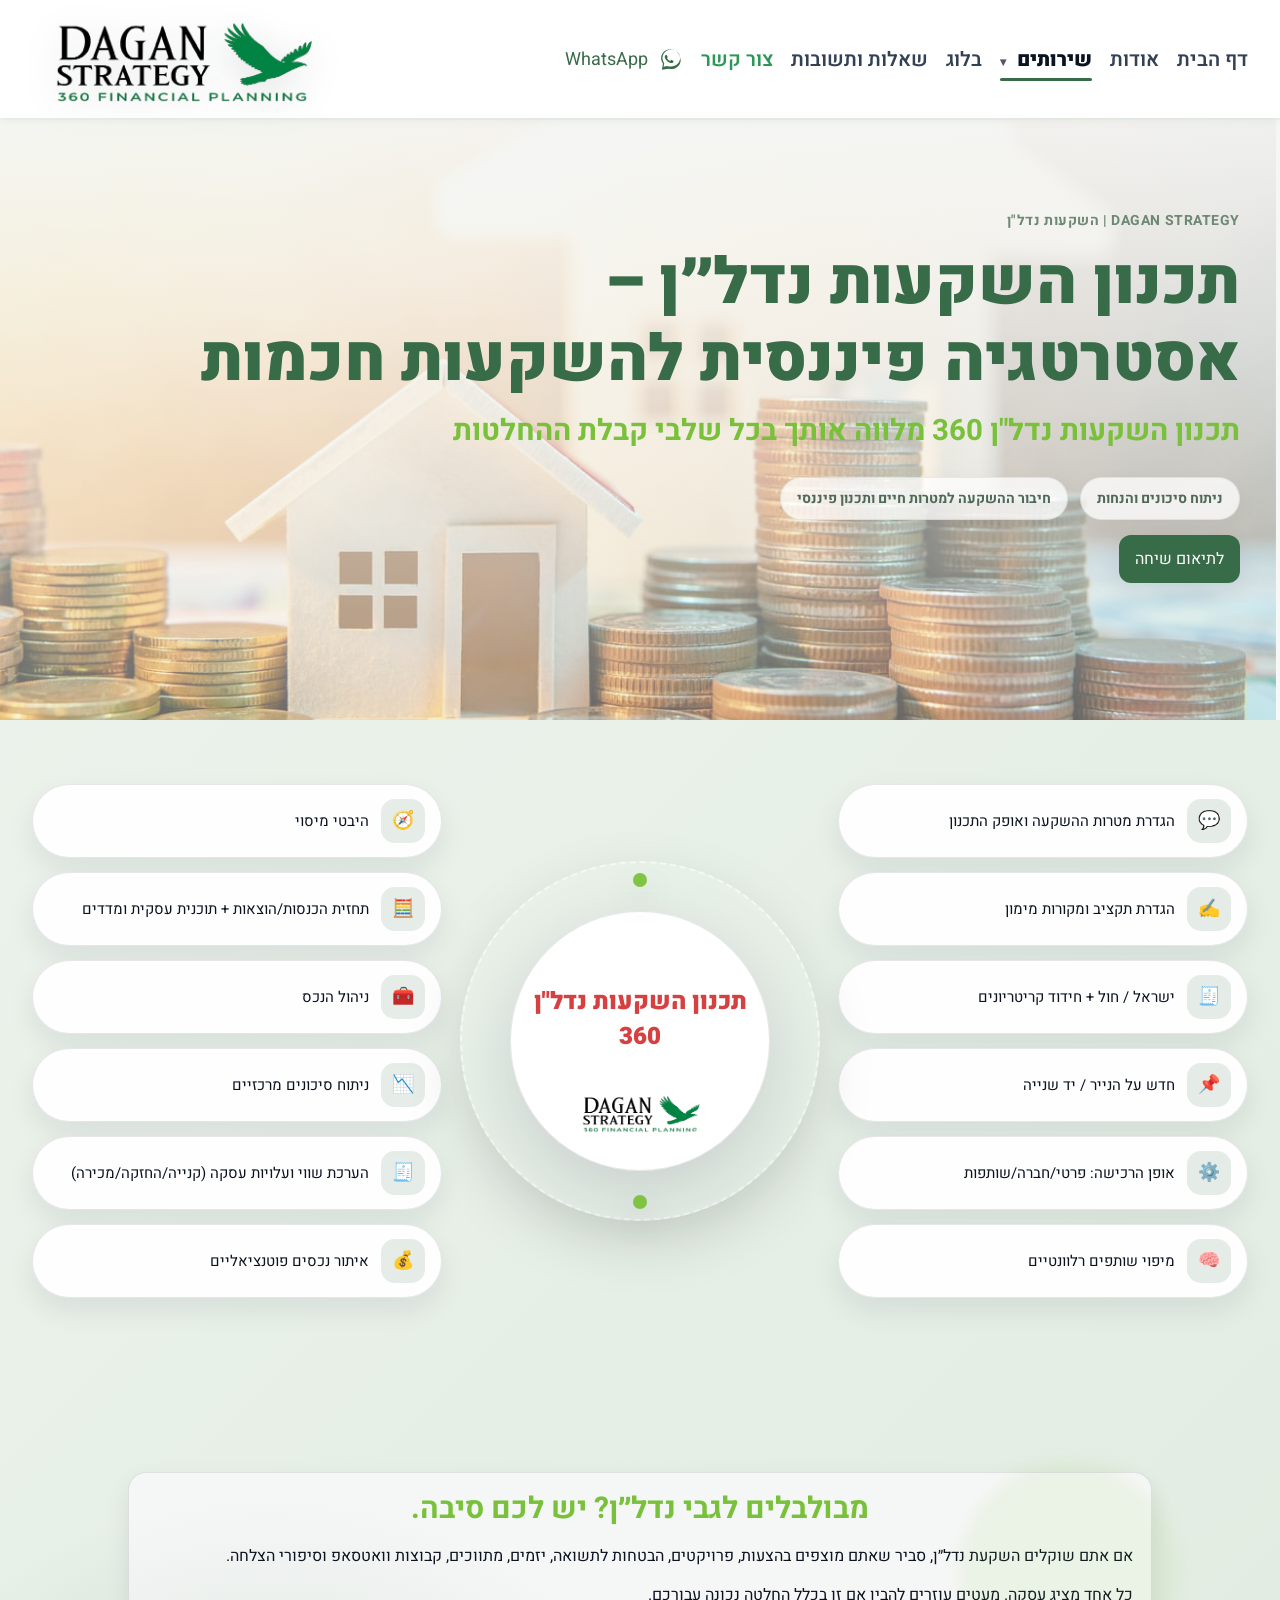
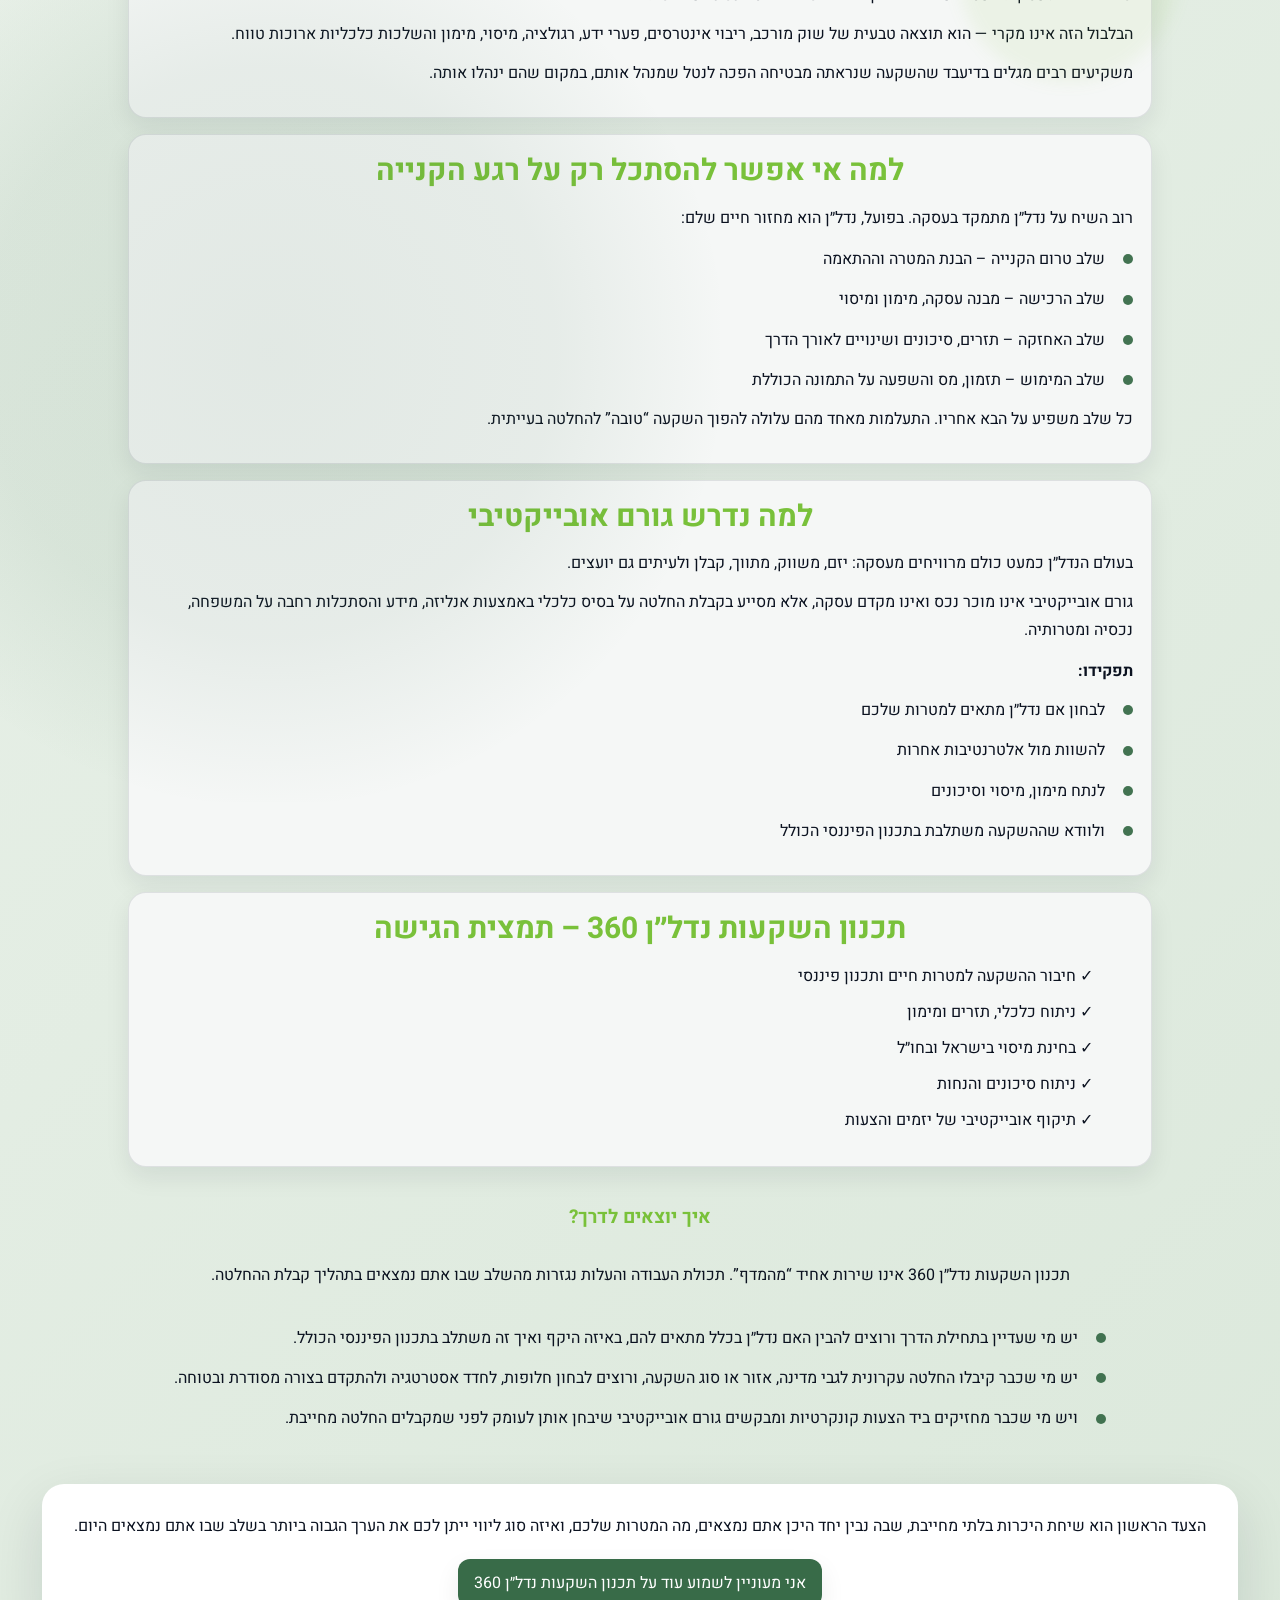
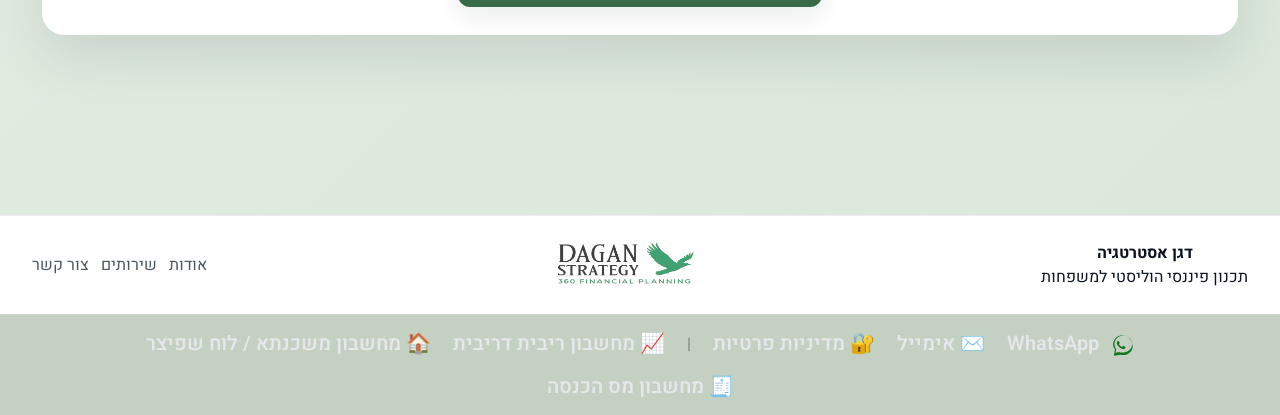
<file: services-realestate.html>
<!doctype html>
<html lang="he" dir="rtl">
<head>
  <meta charset="UTF-8" />
  <meta name="description" content="תכנון השקעות נדל״ן 360 למשפחות וליחידים – אסטרטגיה פיננסית, בדיקת כדאיות וליווי לקבלת החלטות השקעה חכמות ובטוחות.">

  <meta name="viewport" content="width=device-width, initial-scale=1.0" />
  <title>תכנון השקעות נדל״ן | אסטרטגיית השקעה פיננסית</title>


  <!-- Font (יוקרתי ונקי) -->
  <link rel="preconnect" href="https://fonts.googleapis.com">
  <link rel="preconnect" href="https://fonts.gstatic.com" crossorigin>
  <link href="https://fonts.googleapis.com/css2?family=Heebo:wght@300;400;600;700;800;900&display=swap" rel="stylesheet">

  <link rel="stylesheet" href="style.css">
</head>

<body>

<!-- ================= Header ================= -->
<header class="site-header">
  <div class="container header-inner">

    
    <nav class="nav" aria-label="תפריט ראשי">
        <a class="nav-link" href="index.html">דף הבית</a>
        <a class="nav-link" href="about.html">אודות</a>
        
        
        <div class="nav-dropdown">
          <button class="nav-link nav-dropbtn active" type="button" aria-haspopup="true" aria-expanded="false">
            שירותים <span class="nav-caret">▾</span>
          </button>
          <div class="dropdown " role="menu" aria-label="שירותים">
              <a href="services-financial-360.html">תכנון פיננסי 360</a>
              <a href="services-consulting.html">ייעוץ פיננסי</a>
              <a href="services-realestate.html">תכנון השקעות נדל״ן 360</a>
              <a href="services-retainer.html">ליווי מתמשך</a>
            </div>
            
        </div>
        
  
        <a class="nav-link" href="blog.html">בלוג</a>
        <a class="nav-link" href="faq.html">שאלות ותשובות</a>
        <a class="nav-link-contact" href="contact.html">צור קשר</a>
        <a class="topwhat" href="https://wa.me/972549002792" target="_blank" rel="noopener">
          <svg class="wa-iconw" viewBox="0 0 32 32" aria-hidden="true">
            <path fill="currentColor"
              d="M19.11 17.36c-.27-.14-1.6-.79-1.85-.88-.25-.09-.43-.14-.61.14-.18.27-.7.88-.86 1.06-.16.18-.32.21-.59.07-.27-.14-1.14-.42-2.17-1.35-.8-.71-1.34-1.59-1.5-1.86-.16-.27-.02-.41.12-.55.12-.12.27-.32.41-.48.14-.16.18-.27.27-.46.09-.18.05-.34-.02-.48-.07-.14-.61-1.47-.84-2.01-.22-.53-.45-.46-.61-.47h-.52c-.18 0-.48.07-.73.34-.25.27-.96.94-.96 2.29 0 1.35.99 2.65 1.13 2.84.14.18 1.95 2.98 4.73 4.18.66.29 1.18.46 1.58.59.66.21 1.26.18 1.73.11.53-.08 1.6-.66 1.83-1.3.23-.64.23-1.18.16-1.3-.07-.11-.25-.18-.52-.32zM16.01 3C9.38 3 4 8.08 4 14.34c0 2.53.88 4.85 2.36 6.72L5 29l8.12-1.27c1.2.33 2.47.51 3.89.51 6.63 0 12.01-5.08 12.01-11.34C28.02 8.08 22.64 3 16.01 3zm0 22.02c-1.29 0-2.55-.18-3.74-.53l-.27-.08-4.82.75.79-4.55-.18-.28c-1.34-1.84-2.05-4-2.05-6.23 0-5.93 5.16-10.77 11.27-10.77 6.11 0 11.27 4.83 11.27 10.77 0 5.93-5.16 10.76-11.27 10.76z"/>
          </svg>
          WhatsApp 
        </a>
  
      </nav>
     

    <a class="logo-center" href="index.html" aria-label="דף הבית - דגן אסטרטגיה">
      <img class="logo-img" src="images/logo.jpg" alt="דגן אסטרטגיה">
    </a>

    <button class="menu-btn" id="menuBtn" aria-label="פתיחת תפריט" aria-expanded="false">☰</button>
  </div>

 
  <div class="mobile-nav" id="mobileNav" hidden>
    <a href="index.html">דף הבית</a>
    <a href="about.html">אודות</a>
   
   <!-- שירותים (Dropdown בנייד) -->
<button class="mnav-acc" type="button" id="mobileServicesBtn" aria-expanded="false">
    שירותים <span class="mnav-caret">▾</span>
  </button>
  
  <div class="mnav-sub" id="mobileServicesSub" hidden>
    <a href="services-financial-360.html">תכנון פיננסי 360</a>
    <a href="services-consulting.html">ייעוץ פיננסי</a>
    <a href="services-realestate.html">תכנון השקעות נדל״ן 360</a>
    <a href="services-retainer.html">ליווי מתמשך</a>
  </div>
  <a href="blog.html">בלוג</a>
  <a href="faq.html">שאלות ותשובות</a>
  <a href="contact.html">צור קשר</a>
  </div>
  
</header>

<main class="realestate-page">
    <section class="realestate-hero">
      <div class="realestate-hero-inner">

      <p class="realestate-hero-kicker">DAGAN STRATEGY | השקעות נדל"ן  </p>
  
            <h1 class="realestate-hero-title">
              תכנון השקעות נדל״ן –<br>
               אסטרטגיה פיננסית להשקעות חכמות</h1>
            <p class="realestate-subtitle">תכנון השקעות נדל"ן 360 מלווה אותך בכל שלבי קבלת ההחלטות </p>
        
       
        <div class="realestate-hero-meta">
          <span>ניתוח סיכונים והנחות</span>
          <span>חיבור ההשקעה למטרות חיים ותכנון פיננסי</span>
        </div>
  
        <div class="realestate-hero-action">
          <a class="btn primary" href="contact.html">לתיאום שיחה</a>
        </div>

  
    </div>
    </section>
    <section class="process360 section">
        <div class="container">
      
          <div class="process360-wrap">
      
            <!-- צד ימין -->
            <div class="process360-col">
              <div class="p360-pill">
                <span class="p360-ico">💬</span>
                <span>הגדרת מטרות ההשקעה ואופק התכנון</span>
              </div>
      
              <div class="p360-pill">
                <span class="p360-ico">✍️</span>
                <span>הגדרת תקציב ומקורות מימון</span>
              </div>
      
              <div class="p360-pill">
                <span class="p360-ico">🧾</span>
                <span>ישראל / חול + חידוד קריטריונים</span>
              </div>
      
              <div class="p360-pill">
                <span class="p360-ico">📌</span>
                <span>חדש על הנייר / יד שנייה</span>
              </div>
      
              <div class="p360-pill">
                <span class="p360-ico">⚙️</span>
                <span>אופן הרכישה: פרטי/חברה/שותפות</span>
              </div>
      
              <div class="p360-pill">
                <span class="p360-ico">🧠</span>
                <span>מיפוי שותפים רלוונטיים</span>
              </div>
            </div>
      
            <!-- מרכז -->
            <div class="process360-center">
              <div class="p360-ring" aria-hidden="true"></div>
      
              <div class="p360-core">
                <div class="p360-core-title">תכנון השקעות נדל"ן 360</div>
             
                <img class="p360-logo" src="images/logo.jpg" alt="Dagan Strategy">
              </div>
      
              <div class="p360-dot p360-dot-top" aria-hidden="true"></div>
              <div class="p360-dot p360-dot-bottom" aria-hidden="true"></div>
            </div>
      
            <!-- צד שמאל -->
            <div class="process360-col">
              <div class="p360-pill">
                <span class="p360-ico">🧭</span>
                <span>היבטי מיסוי</span>
              </div>
      
              <div class="p360-pill">
                <span class="p360-ico">🧮</span>
                <span>תחזית הכנסות/הוצאות + תוכנית עסקית ומדדים</span>
              </div>
      
              <div class="p360-pill">
                <span class="p360-ico">🧰</span>
                <span>ניהול הנכס</span>
              </div>
      
              <div class="p360-pill">
                <span class="p360-ico">📉</span>
                <span>ניתוח סיכונים מרכזיים</span>
              </div>
      
              <div class="p360-pill">
                <span class="p360-ico">🧾</span>
                <span>הערכת שווי ועלויות עסקה (קנייה/החזקה/מכירה)</span>
              </div>
      
              <div class="p360-pill">
                <span class="p360-ico">💰</span>
                <span>איתור נכסים פוטנציאליים</span>
              </div>
            </div>
      
          </div>
      
        </div>
      </section>
      
    <section class="section alt realestate-page">
       
      
          <div class="card reveal from-bottom">
          
            <h2 class="section-subtitle">מבולבלים לגבי נדל״ן? יש לכם סיבה.</h2>
      
            <p>
              אם אתם שוקלים השקעת נדל״ן, סביר שאתם מוצפים בהצעות, פרויקטים, הבטחות לתשואה,
              יזמים, מתווכים, קבוצות וואטסאפ וסיפורי הצלחה.
            </p>
            <p>
              כל אחד מציג עסקה. מעטים עוזרים להבין אם זו בכלל החלטה נכונה עבורכם.
            </p>
            <p>
              הבלבול הזה אינו מקרי — הוא תוצאה טבעית של שוק מורכב, ריבוי אינטרסים,
              פערי ידע, רגולציה, מיסוי, מימון והשלכות כלכליות ארוכות טווח.
            </p>
            <p>
              משקיעים רבים מגלים בדיעבד שהשקעה שנראתה מבטיחה הפכה לנטל שמנהל אותם,
              במקום שהם ינהלו אותה.
            </p>
          </div>
      
      
          <div class="card reveal from-bottom" style="margin-top:16px;">
            <h2 class="section-subtitle">למה אי אפשר להסתכל רק על רגע הקנייה</h2>
            <p>
              רוב השיח על נדל״ן מתמקד בעסקה. בפועל, נדל״ן הוא מחזור חיים שלם:
            </p>
      
            <ul class="bullets">
              <li>שלב טרום הקנייה – הבנת המטרה וההתאמה</li>
              <li>שלב הרכישה – מבנה עסקה, מימון ומיסוי</li>
              <li>שלב האחזקה – תזרים, סיכונים ושינויים לאורך הדרך</li>
              <li>שלב המימוש – תזמון, מס והשפעה על התמונה הכוללת</li>
            </ul>
      
            <p>
              כל שלב משפיע על הבא אחריו. התעלמות מאחד מהם עלולה להפוך השקעה “טובה” להחלטה בעייתית.
            </p>
          </div>
      
          <div class="card reveal from-bottom" style="margin-top:16px;">
            <h2 class="section-subtitle">למה נדרש גורם אובייקטיבי</h2>
            <p>
              בעולם הנדל״ן כמעט כולם מרוויחים מעסקה: יזם, משווק, מתווך, קבלן ולעיתים גם יועצים.
            </p>
            <p>
              גורם אובייקטיבי אינו מוכר נכס ואינו מקדם עסקה, אלא מסייע בקבלת החלטה על בסיס כלכלי
              באמצעות אנליזה, מידע והסתכלות רחבה על המשפחה, נכסיה ומטרותיה.
            </p>
      
            <p style="margin: 14px 0 8px;"><strong>תפקידו:</strong></p>
            <ul class="bullets">
              <li>לבחון אם נדל״ן מתאים למטרות שלכם</li>
              <li>להשוות מול אלטרנטיבות אחרות</li>
              <li>לנתח מימון, מיסוי וסיכונים</li>
              <li>ולוודא שההשקעה משתלבת בתכנון הפיננסי הכולל</li>
            </ul>
          </div>
          <div class="card reveal from-bottom"  style="margin-top:16px;">
      
            <h2 class="section-subtitle">תכנון השקעות נדל״ן 360 – תמצית הגישה</h2>
      
            <ul class="checks">
              <li>✓ חיבור ההשקעה למטרות חיים ותכנון פיננסי  </li>
              <li>✓ ניתוח כלכלי, תזרים ומימון</li>
              <li>✓ בחינת מיסוי בישראל ובחו״ל</li>
              <li>✓ ניתוח סיכונים והנחות</li>
              <li>✓ תיקוף אובייקטיבי של יזמים והצעות</li>
            </ul>
       
          </div>
      
      
        </div>
     
      <div class="foot">
      <h2 class="process360-title">איך יוצאים לדרך?</h2>
            <p>
              תכנון השקעות נדל״ן 360 אינו שירות אחיד “מהמדף”.
              תכולת העבודה והעלות נגזרות מהשלב שבו אתם נמצאים בתהליך קבלת ההחלטה.
            </p>
      
            <ul class="bullets">
              <li>יש מי שעדיין בתחילת הדרך ורוצים להבין האם נדל״ן בכלל מתאים להם, באיזה היקף ואיך זה משתלב בתכנון הפיננסי הכולל.</li>
              <li>יש מי שכבר קיבלו החלטה עקרונית לגבי מדינה, אזור או סוג השקעה, ורוצים לבחון חלופות, לחדד אסטרטגיה ולהתקדם בצורה מסודרת ובטוחה.</li>
              <li>ויש מי שכבר מחזיקים ביד הצעות קונקרטיות ומבקשים גורם אובייקטיבי שיבחן אותן לעומק לפני שמקבלים החלטה מחייבת.</li>
            </ul>
      
            <div class="cta-wrap">
                <p class="cta-text">
              הצעד הראשון הוא שיחת היכרות בלתי מחייבת, שבה נבין יחד היכן אתם נמצאים, מה המטרות שלכם,
              ואיזה סוג ליווי ייתן לכם את הערך הגבוה ביותר בשלב שבו אתם נמצאים היום.
            </p>
    
              <a class="btn primary pill" href="contact.html">אני מעוניין לשמוע עוד על תכנון השקעות נדל״ן 360</a>
            </div>
        </div>
</main>

<footer class="site-footer">
    <div class="container footer-inner">
  
      <div class="footer-left">
        <strong>דגן אסטרטגיה</strong>
        <div class="muted">תכנון פיננסי הוליסטי למשפחות</div>
      </div>
  
      <!-- לוגו באמצע -->
      <div class="footer-logo">
        <img src="images/logo.jpg" alt="Dagan Strategy">
      </div>
  
      <div class="footer-links">
        <a href="about.html">אודות</a>
        <a href="services.html">שירותים</a>
        <a href="contact.html">צור קשר</a>
      </div>
  
    </div>
  </footer>
  <div class="footer-extra">
    <div class="container footer-extra-inner">
  
        <a href="https://wa.me/972549002792" target="_blank" rel="noopener" class="footer-link">
            <svg class="wa-icon" viewBox="0 0 32 32" aria-hidden="true">
              <path fill="currentColor"
                d="M19.11 17.36c-.27-.14-1.6-.79-1.85-.88-.25-.09-.43-.14-.61.14-.18.27-.7.88-.86 1.06-.16.18-.32.21-.59.07-.27-.14-1.14-.42-2.17-1.35-.8-.71-1.34-1.59-1.5-1.86-.16-.27-.02-.41.12-.55.12-.12.27-.32.41-.48.14-.16.18-.27.27-.46.09-.18.05-.34-.02-.48-.07-.14-.61-1.47-.84-2.01-.22-.53-.45-.46-.61-.47h-.52c-.18 0-.48.07-.73.34-.25.27-.96.94-.96 2.29 0 1.35.99 2.65 1.13 2.84.14.18 1.95 2.98 4.73 4.18.66.29 1.18.46 1.58.59.66.21 1.26.18 1.73.11.53-.08 1.6-.66 1.83-1.3.23-.64.23-1.18.16-1.3-.07-.11-.25-.18-.52-.32zM16.01 3C9.38 3 4 8.08 4 14.34c0 2.53.88 4.85 2.36 6.72L5 29l8.12-1.27c1.2.33 2.47.51 3.89.51 6.63 0 12.01-5.08 12.01-11.34C28.02 8.08 22.64 3 16.01 3zm0 22.02c-1.29 0-2.55-.18-3.74-.53l-.27-.08-4.82.75.79-4.55-.18-.28c-1.34-1.84-2.05-4-2.05-6.23 0-5.93 5.16-10.77 11.27-10.77 6.11 0 11.27 4.83 11.27 10.77 0 5.93-5.16 10.76-11.27 10.76z"/>
            </svg>
            WhatsApp
          </a>
          
  
      <a href="mailto:dagancfp@gmail.com" class="footer-link">
        ✉️ אימייל
      </a>
  
      <a href="privacy.html" class="footer-link">
        🔐 מדיניות פרטיות
      </a>
  
      <span class="footer-sep">|</span>
  
      <a href="https://share.google/3KUvRFzEkoz43UX1H" class="footer-link" target="_blank" rel="noopener">
        📈 מחשבון ריבית דריבית
      </a>
      
      <a href="https://share.google/5d10lsNsfMuAiLt1C" class="footer-link" target="_blank" rel="noopener">
        🏠 מחשבון משכנתא / לוח שפיצר
      </a>
      
      <a href="https://share.google/bFvg0QFTsK17xXrzh" class="footer-link" target="_blank" rel="noopener">
        🧾 מחשבון מס הכנסה
      </a>
  
    </div>
  </div>
  <a class="topwhatmobile" href="https://wa.me/972549002792?text=היי%20יואב,%20אשמח%20לתאם%20שיחה%20לתכנון%20פיננסי." target="_blank" rel="noopener">
    <img src="images/whatsapp.jpg" alt="WhatsApp" class="wa-img">
  </a>
<script src="script.js"></script>
</body>
</html>
</file>
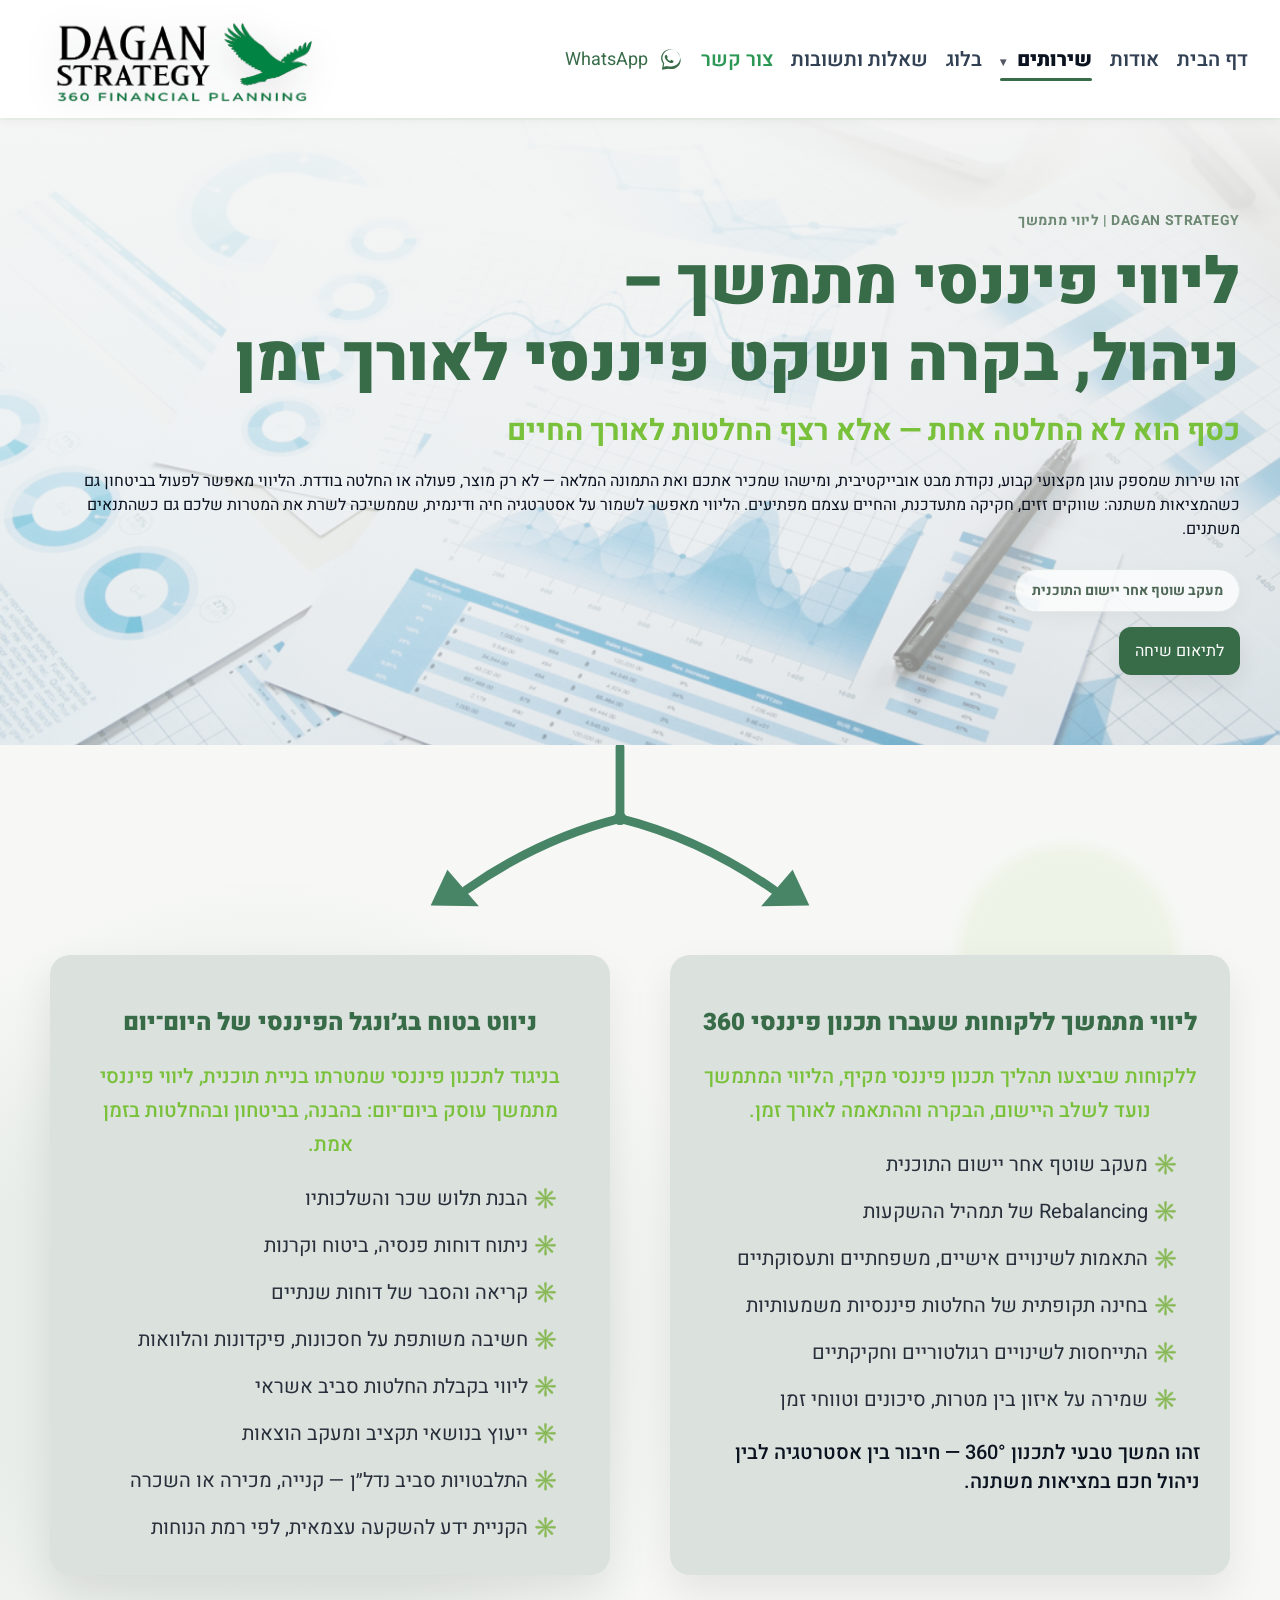
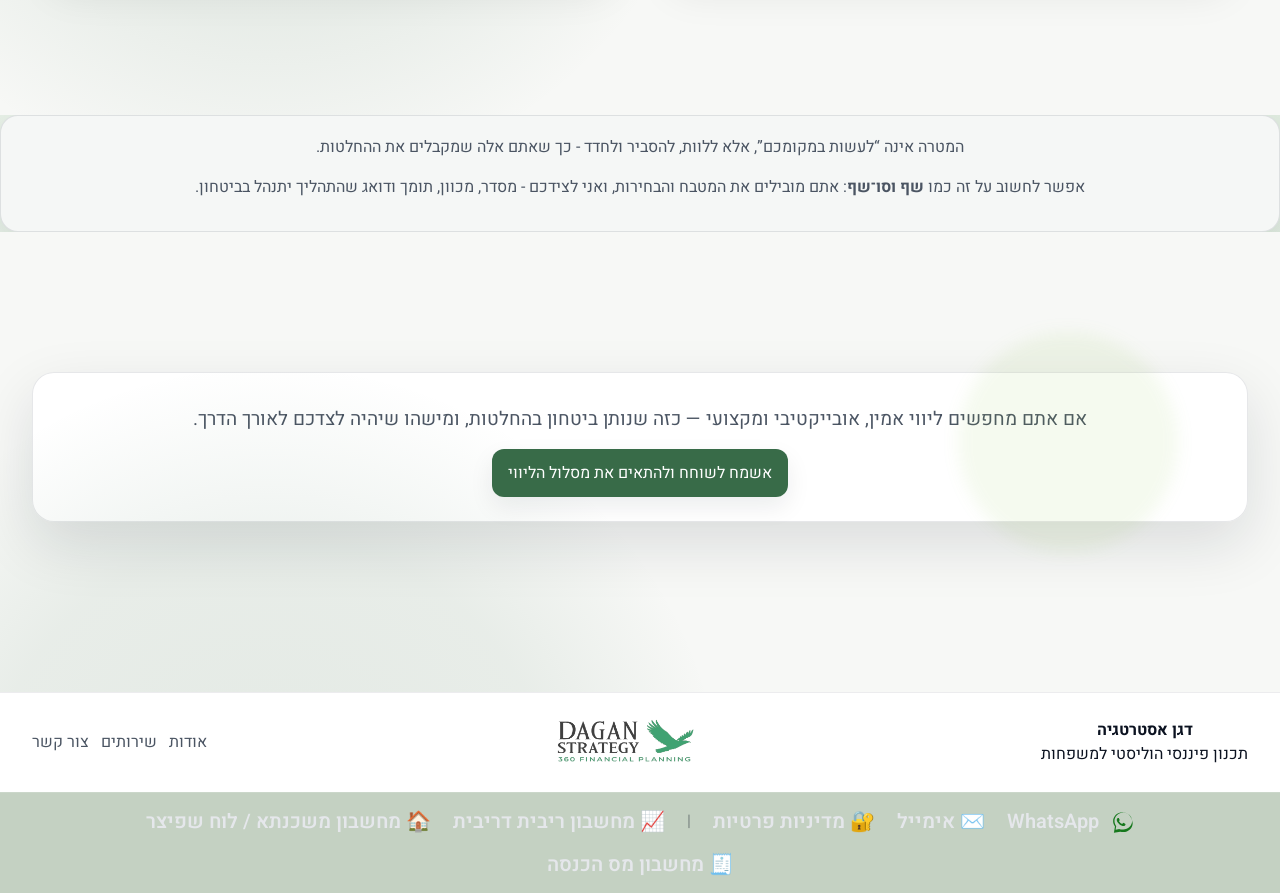
<file: services-retainer.html>
<!doctype html>
<html lang="he" dir="rtl">
<head>
  <meta charset="UTF-8" />
  <meta name="description" content="ליווי פיננסי מתמשך לניהול ובקרה כלכלית לאורך זמן – סדר, יציבות ושקט פיננסי באמצעות תכנון פיננסי מתמשך ומקצועי.">

  <meta name="viewport" content="width=device-width, initial-scale=1.0" />
  <title>ליווי פיננסי מתמשך | ניהול ובקרה פיננסית</title>


  <!-- Font (יוקרתי ונקי) -->
  <link rel="preconnect" href="https://fonts.googleapis.com">
  <link rel="preconnect" href="https://fonts.gstatic.com" crossorigin>
  <link href="https://fonts.googleapis.com/css2?family=Heebo:wght@300;400;600;700;800;900&display=swap" rel="stylesheet">

  <link rel="stylesheet" href="style.css">
</head>

<body>

<!-- ================= Header ================= -->
<header class="site-header">
  <div class="container header-inner">

    
    <nav class="nav" aria-label="תפריט ראשי">
        <a class="nav-link " href="index.html">דף הבית</a>
        <a class="nav-link" href="about.html">אודות</a>
        
        
        <div class="nav-dropdown active">
          <button class="nav-link nav-dropbtn active" type="button" aria-haspopup="true" aria-expanded="false">
            שירותים <span class="nav-caret">▾</span>
          </button>
          <div class="dropdown " role="menu" aria-label="שירותים">
              <a href="services-financial-360.html">תכנון פיננסי 360</a>
              <a href="services-consulting.html">ייעוץ פיננסי</a>
              <a href="services-realestate.html">תכנון השקעות נדל״ן 360</a>
              <a href="services-retainer.html">ליווי מתמשך</a>
            </div>
            
        </div>
        
  
        <a class="nav-link" href="blog.html">בלוג</a>
        <a class="nav-link" href="faq.html">שאלות ותשובות</a>
        <a class="nav-link-contact" href="contact.html">צור קשר</a>
        <a class="topwhat" href="https://wa.me/972549002792" target="_blank" rel="noopener">
          <svg class="wa-iconw" viewBox="0 0 32 32" aria-hidden="true">
            <path fill="currentColor"
              d="M19.11 17.36c-.27-.14-1.6-.79-1.85-.88-.25-.09-.43-.14-.61.14-.18.27-.7.88-.86 1.06-.16.18-.32.21-.59.07-.27-.14-1.14-.42-2.17-1.35-.8-.71-1.34-1.59-1.5-1.86-.16-.27-.02-.41.12-.55.12-.12.27-.32.41-.48.14-.16.18-.27.27-.46.09-.18.05-.34-.02-.48-.07-.14-.61-1.47-.84-2.01-.22-.53-.45-.46-.61-.47h-.52c-.18 0-.48.07-.73.34-.25.27-.96.94-.96 2.29 0 1.35.99 2.65 1.13 2.84.14.18 1.95 2.98 4.73 4.18.66.29 1.18.46 1.58.59.66.21 1.26.18 1.73.11.53-.08 1.6-.66 1.83-1.3.23-.64.23-1.18.16-1.3-.07-.11-.25-.18-.52-.32zM16.01 3C9.38 3 4 8.08 4 14.34c0 2.53.88 4.85 2.36 6.72L5 29l8.12-1.27c1.2.33 2.47.51 3.89.51 6.63 0 12.01-5.08 12.01-11.34C28.02 8.08 22.64 3 16.01 3zm0 22.02c-1.29 0-2.55-.18-3.74-.53l-.27-.08-4.82.75.79-4.55-.18-.28c-1.34-1.84-2.05-4-2.05-6.23 0-5.93 5.16-10.77 11.27-10.77 6.11 0 11.27 4.83 11.27 10.77 0 5.93-5.16 10.76-11.27 10.76z"/>
          </svg>
          WhatsApp 
        </a>
  
      </nav>
      
    <a class="logo-center" href="index.html" aria-label="דף הבית - דגן אסטרטגיה">
      <img class="logo-img" src="images/logo.jpg" alt="דגן אסטרטגיה">
    </a>

    <button class="menu-btn" id="menuBtn" aria-label="פתיחת תפריט" aria-expanded="false">☰</button>
  </div>

  
  <div class="mobile-nav" id="mobileNav" hidden>
    <a href="index.html">דף הבית</a>
    <a href="about.html">אודות</a>
   
   <!-- שירותים (Dropdown בנייד) -->
<button class="mnav-acc" type="button" id="mobileServicesBtn" aria-expanded="false">
    שירותים <span class="mnav-caret">▾</span>
  </button>
  
  <div class="mnav-sub" id="mobileServicesSub" hidden>
    <a href="services-financial-360.html">תכנון פיננסי 360</a>
    <a href="services-consulting.html">ייעוץ פיננסי</a>
    <a href="services-realestate.html">תכנון השקעות נדל״ן 360</a>
    <a href="services-retainer.html">ליווי מתמשך</a>
  </div>
  <a href="blog.html">בלוג</a>
  <a href="faq.html">שאלות ותשובות</a>
  <a href="contact.html">צור קשר</a>
  </div>
  
</header>


    <main class="retainer-page">

        <!-- HERO -->
        <section class="retainer-hero">
          <div class="retainer-hero-inner">
            <p class="retainer-hero-kicker">DAGAN STRATEGY | ליווי מתמשך </p>
            <h1 class="retainer-hero-title">ליווי פיננסי מתמשך –<br> ניהול, בקרה ושקט פיננסי לאורך זמן</h1>
            <p class="retainer-hero-subtitle">
              כסף הוא לא החלטה אחת — אלא רצף החלטות לאורך החיים
            </p>

              <p>
                זהו שירות שמספק עוגן מקצועי קבוע, נקודת מבט אובייקטיבית,
                ומישהו שמכיר אתכם ואת התמונה המלאה —
                לא רק מוצר, פעולה או החלטה בודדת.
                 הליווי מאפשר לפעול בביטחון גם כשהמציאות משתנה: 
                 שווקים זזים, חקיקה מתעדכנת, והחיים עצמם מפתיעים.
                 הליווי מאפשר לשמור על אסטרטגיה חיה ודינמית, שממשיכה לשרת את המטרות שלכם גם כשהתנאים משתנים.
                 
              </p>
              <div class="retainer-hero-meta">
                <span>מעקב שוטף אחר יישום התוכנית</span>
                
              </div>
        
              <div class="retainer-hero-action">
                <a class="btn primary" href="contact.html">לתיאום שיחה</a>
              </div>
            
          </div>
        </section>
      
    
      
        <!-- שני מסלולים -->
        <section class="section alt">
          <div class="branch-arrows" aria-hidden="true">
            <svg viewBox="0 0 600 220" xmlns="http://www.w3.org/2000/svg">
              <!-- קו מרכזי למעלה -> נקודת פיצול -->
              <path class="stem" d="M300 20 L300 85" />
          
              <!-- ענף שמאלה -->
              <path class="branch left" d="M300 85 C260 95, 210 115, 160 150" />
              <!-- ענף ימינה -->
              <path class="branch right" d="M300 85 C340 95, 390 115, 440 150" />
          
              <!-- ראשי חץ -->
              <polygon class="head left"
              points="135,132 175,150 135,168 "  transform="rotate(25 140 150)" />
            
            <polygon class="head right"
              points="465,132 425,150 465,168" transform="rotate(-25 460 150)" />
          
              <!-- נקודת פיצול (עיגול קטן) -->
              <circle class="dot" cx="300" cy="85" r="6" />
            </svg>
          </div>
          
          <div class="container grid-2">

            
            
            <div class="service-card">
              <h3 class="service-title">ליווי מתמשך ללקוחות שעברו תכנון פיננסי 360</h3>
              <p class="service-intro">
                ללקוחות שביצעו תהליך תכנון פיננסי מקיף,
                הליווי המתמשך נועד לשלב היישום, הבקרה וההתאמה לאורך זמן.
              </p>
              <ul class="service-list">
              
                <li> ✳️ מעקב שוטף אחר יישום התוכנית </li>
                <li>  ✳️ Rebalancing של תמהיל ההשקעות</li>
                <li> ✳️ התאמות לשינויים אישיים, משפחתיים ותעסוקתיים</li>
                <li> ✳️ בחינה תקופתית של החלטות פיננסיות משמעותיות</li>
                <li>✳️ התייחסות לשינויים רגולטוריים וחקיקתיים</li>
                <li>✳️  שמירה על איזון בין מטרות, סיכונים וטווחי זמן</li>
              </ul>
      
              <p>
                זהו המשך טבעי לתכנון 360° —
                חיבור בין אסטרטגיה לבין ניהול חכם במציאות משתנה.
              </p>
            </div>
      
            <div class="service-card">
              <h3 class="service-title">ניווט בטוח בג׳ונגל הפיננסי של היום־יום</h3>
              <p class="service-intro">
                בניגוד לתכנון פיננסי שמטרתו בניית תוכנית,
                ליווי פיננסי מתמשך עוסק ביום־יום:
                בהבנה, בביטחון ובהחלטות בזמן אמת.
              </p>
              <ul class="service-list">
              
                <li>✳️ הבנת תלוש שכר והשלכותיו</li>
                <li>✳️ ניתוח דוחות פנסיה, ביטוח וקרנות</li>
                <li>✳️ קריאה והסבר של דוחות שנתיים</li>
                <li>✳️ חשיבה משותפת על חסכונות, פיקדונות והלוואות</li>
                <li>✳️ ליווי בקבלת החלטות סביב אשראי</li>
                <li>✳️ ייעוץ בנושאי תקציב ומעקב הוצאות</li>
                <li>✳️ התלבטויות סביב נדל״ן — קנייה, מכירה או השכרה</li>
                <li>✳️ הקניית ידע להשקעה עצמאית, לפי רמת הנוחות</li>
              </ul>
            </div>
      
          </div>
        </section>
      
        <!-- פילוסופיה -->
        <section class="section">
          
            <div class="card">
              <p>
                המטרה אינה “לעשות במקומכם”,
                אלא ללוות, להסביר ולחדד - 
                כך שאתם אלה שמקבלים את ההחלטות.
              </p>
              <p>
                אפשר לחשוב על זה כמו <strong>שף וסו־שף</strong>:
                אתם מובילים את המטבח והבחירות,
                ואני לצידכם - מסדר, מכוון, תומך
                ודואג שהתהליך יתנהל בביטחון.
              </p>
            
          </div>
        </section>
      
        <!-- CTA -->
        <section class="section alt">
          <div class="container final-cta">
            <p class="lead">
              אם אתם מחפשים ליווי אמין, אובייקטיבי ומקצועי —
              כזה שנותן ביטחון בהחלטות,
              ומישהו שיהיה לצדכם לאורך הדרך.
            </p>
            <a class="btn primary pill" href="contact.html">
              אשמח לשוחח ולהתאים את מסלול הליווי
            </a>
          </div>
        </section>
      
      </main>
      


<footer class="site-footer">
    <div class="container footer-inner">
  
      <div class="footer-left">
        <strong>דגן אסטרטגיה</strong>
        <div class="muted">תכנון פיננסי הוליסטי למשפחות</div>
      </div>
  
      <!-- לוגו באמצע -->
      <div class="footer-logo">
        <img src="images/logo.jpg" alt="Dagan Strategy">
      </div>
  
      <div class="footer-links">
        <a href="about.html">אודות</a>
        <a href="services.html">שירותים</a>
        <a href="contact.html">צור קשר</a>
      </div>
  
    </div>
  </footer>
  <div class="footer-extra">
    <div class="container footer-extra-inner">
  
        <a href="https://wa.me/972549002792" target="_blank" rel="noopener" class="footer-link">
            <svg class="wa-icon" viewBox="0 0 32 32" aria-hidden="true">
              <path fill="currentColor"
                d="M19.11 17.36c-.27-.14-1.6-.79-1.85-.88-.25-.09-.43-.14-.61.14-.18.27-.7.88-.86 1.06-.16.18-.32.21-.59.07-.27-.14-1.14-.42-2.17-1.35-.8-.71-1.34-1.59-1.5-1.86-.16-.27-.02-.41.12-.55.12-.12.27-.32.41-.48.14-.16.18-.27.27-.46.09-.18.05-.34-.02-.48-.07-.14-.61-1.47-.84-2.01-.22-.53-.45-.46-.61-.47h-.52c-.18 0-.48.07-.73.34-.25.27-.96.94-.96 2.29 0 1.35.99 2.65 1.13 2.84.14.18 1.95 2.98 4.73 4.18.66.29 1.18.46 1.58.59.66.21 1.26.18 1.73.11.53-.08 1.6-.66 1.83-1.3.23-.64.23-1.18.16-1.3-.07-.11-.25-.18-.52-.32zM16.01 3C9.38 3 4 8.08 4 14.34c0 2.53.88 4.85 2.36 6.72L5 29l8.12-1.27c1.2.33 2.47.51 3.89.51 6.63 0 12.01-5.08 12.01-11.34C28.02 8.08 22.64 3 16.01 3zm0 22.02c-1.29 0-2.55-.18-3.74-.53l-.27-.08-4.82.75.79-4.55-.18-.28c-1.34-1.84-2.05-4-2.05-6.23 0-5.93 5.16-10.77 11.27-10.77 6.11 0 11.27 4.83 11.27 10.77 0 5.93-5.16 10.76-11.27 10.76z"/>
            </svg>
            WhatsApp
          </a>
          
  
      <a href="mailto:dagancfp@gmail.com" class="footer-link">
        ✉️ אימייל
      </a>
  
      <a href="privacy.html" class="footer-link">
        🔐 מדיניות פרטיות
      </a>
  
      <span class="footer-sep">|</span>
  
      <a href="https://share.google/3KUvRFzEkoz43UX1H" class="footer-link" target="_blank" rel="noopener">
        📈 מחשבון ריבית דריבית
      </a>
      
      <a href="https://share.google/5d10lsNsfMuAiLt1C" class="footer-link" target="_blank" rel="noopener">
        🏠 מחשבון משכנתא / לוח שפיצר
      </a>
      
      <a href="https://share.google/bFvg0QFTsK17xXrzh" class="footer-link" target="_blank" rel="noopener">
        🧾 מחשבון מס הכנסה
      </a>
  
    </div>
  </div>
  <a class="topwhatmobile" href="https://wa.me/972549002792?text=היי%20יואב,%20אשמח%20לתאם%20שיחה%20לתכנון%20פיננסי." target="_blank" rel="noopener">
    <img src="images/whatsapp.jpg" alt="WhatsApp" class="wa-img">
  </a>
<script src="script.js"></script>
</body>
</html>
</file>
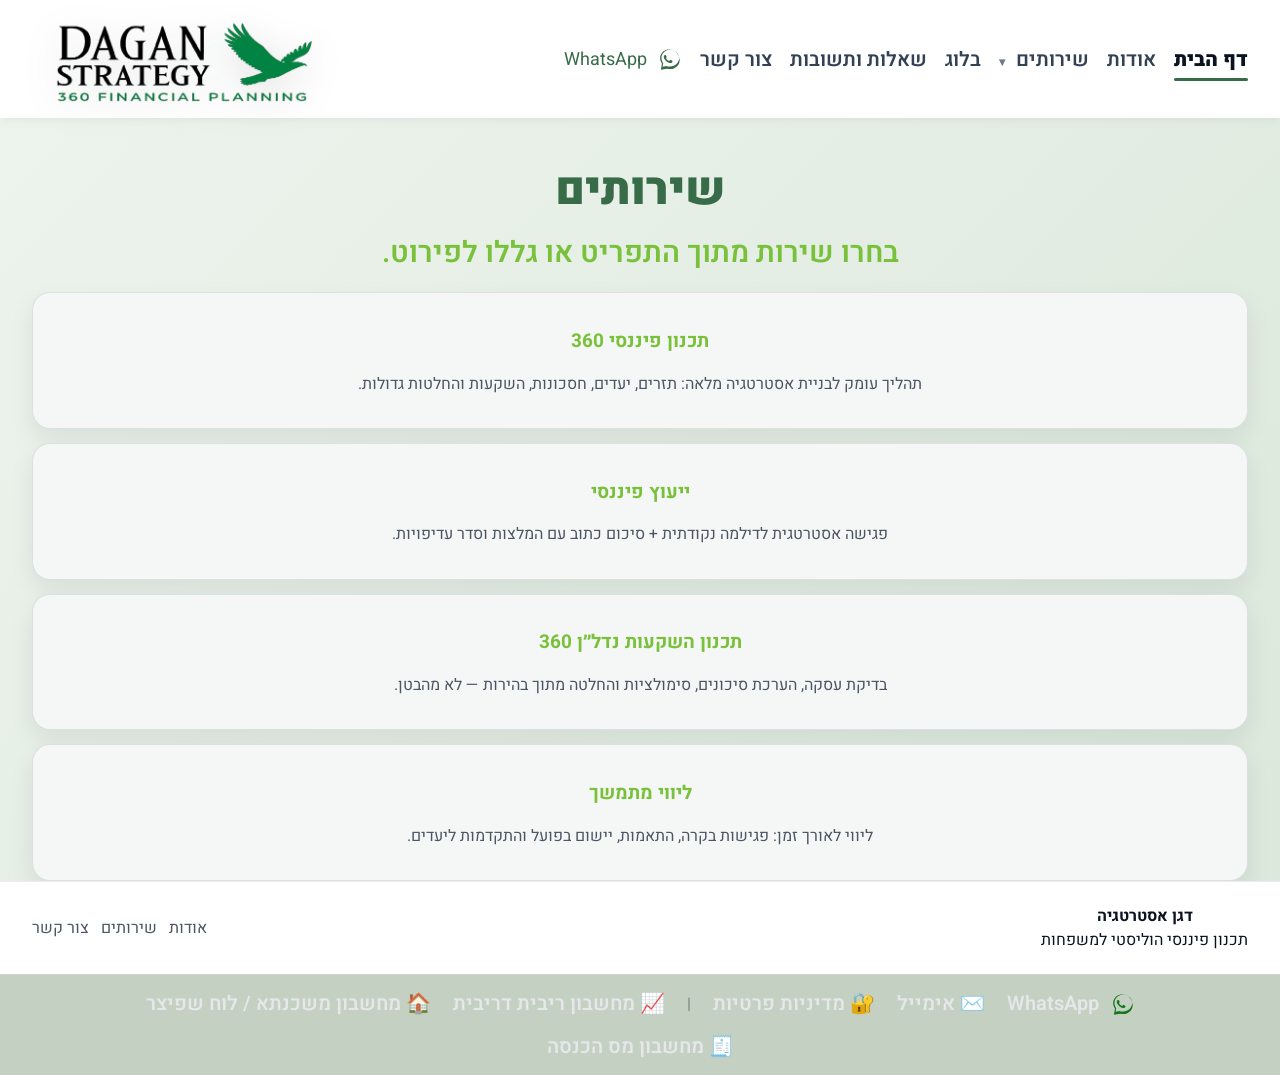
<file: services.html>
<!doctype html>
<html lang="he" dir="rtl">
<head>
  <meta charset="UTF-8" />
  <meta name="viewport" content="width=device-width, initial-scale=1.0" />
  <title>דגן אסטרטגיה | תכנון פיננסי למשפחות</title>

  <!-- Font (יוקרתי ונקי) -->
  <link rel="preconnect" href="https://fonts.googleapis.com">
  <link rel="preconnect" href="https://fonts.gstatic.com" crossorigin>
  <link href="https://fonts.googleapis.com/css2?family=Heebo:wght@300;400;600;700;800;900&display=swap" rel="stylesheet">

  <link rel="stylesheet" href="style.css">
</head>



<!-- ================= Header ================= -->
<header class="site-header">
  <div class="container header-inner">

    
    <nav class="nav" aria-label="תפריט ראשי">
        <a class="nav-link active" href="index.html">דף הבית</a>
        <a class="nav-link" href="about.html">אודות</a>
        
        
        <div class="nav-dropdown">
          <button class="nav-link nav-dropbtn" type="button" aria-haspopup="true" aria-expanded="false">
            שירותים <span class="nav-caret">▾</span>
          </button>
          <div class="dropdown" role="menu" aria-label="שירותים">
              <a href="services-financial-360.html">תכנון פיננסי 360</a>
              <a href="services-consulting.html">ייעוץ פיננסי</a>
              <a href="services-realestate.html">תכנון השקעות נדל״ן 360</a>
              <a href="services-retainer.html">ליווי מתמשך</a>
            </div>
            
        </div>
        
  
        <a class="nav-link" href="blog.html">בלוג</a>
        <a class="nav-link" href="faq.html">שאלות ותשובות</a>
        <a class="nav-link" href="contact.html">צור קשר</a>
        <a class="topwhat" href="https://wa.me/972549002792" target="_blank" rel="noopener">
          <svg class="wa-iconw" viewBox="0 0 32 32" aria-hidden="true">
            <path fill="currentColor"
              d="M19.11 17.36c-.27-.14-1.6-.79-1.85-.88-.25-.09-.43-.14-.61.14-.18.27-.7.88-.86 1.06-.16.18-.32.21-.59.07-.27-.14-1.14-.42-2.17-1.35-.8-.71-1.34-1.59-1.5-1.86-.16-.27-.02-.41.12-.55.12-.12.27-.32.41-.48.14-.16.18-.27.27-.46.09-.18.05-.34-.02-.48-.07-.14-.61-1.47-.84-2.01-.22-.53-.45-.46-.61-.47h-.52c-.18 0-.48.07-.73.34-.25.27-.96.94-.96 2.29 0 1.35.99 2.65 1.13 2.84.14.18 1.95 2.98 4.73 4.18.66.29 1.18.46 1.58.59.66.21 1.26.18 1.73.11.53-.08 1.6-.66 1.83-1.3.23-.64.23-1.18.16-1.3-.07-.11-.25-.18-.52-.32zM16.01 3C9.38 3 4 8.08 4 14.34c0 2.53.88 4.85 2.36 6.72L5 29l8.12-1.27c1.2.33 2.47.51 3.89.51 6.63 0 12.01-5.08 12.01-11.34C28.02 8.08 22.64 3 16.01 3zm0 22.02c-1.29 0-2.55-.18-3.74-.53l-.27-.08-4.82.75.79-4.55-.18-.28c-1.34-1.84-2.05-4-2.05-6.23 0-5.93 5.16-10.77 11.27-10.77 6.11 0 11.27 4.83 11.27 10.77 0 5.93-5.16 10.76-11.27 10.76z"/>
          </svg>
          WhatsApp 
        </a>
  
      </nav>

    <a class="logo-center" href="index.html" aria-label="דף הבית - דגן אסטרטגיה">
      <img class="logo-img" src="images/logo.jpg" alt="דגן אסטרטגיה">
    </a>

    <button class="menu-btn" id="menuBtn" aria-label="פתיחת תפריט" aria-expanded="false">☰</button>
  </div>

  <div class="mobile-nav" id="mobileNav" hidden>
    <a href="index.html">דף הבית</a>
    <a href="blog.html">בלוג</a>
    <a href="contact.html">צור קשר</a>
    <a href="faq.html">שאלות ותשובות</a>
    <!-- שירותים (Dropdown בנייד) -->
<button class="mnav-acc" type="button" id="mobileServicesBtn" aria-expanded="false">
    שירותים <span class="mnav-caret">▾</span>
  </button>
  
  <div class="mnav-sub" id="mobileServicesSub" hidden>
    <a href="services-financial-360.html">תכנון פיננסי 360</a>
    <a href="services-consulting.html">ייעוץ פיננסי</a>
    <a href="services-realestate.html">תכנון השקעות נדל״ן 360</a>
    <a href="services-retainer.html">ליווי מתמשך</a>
  </div>
  
    <a href="about.html">אודות</a>
  </div>
  
</header>

<main>
  <section class="section">
    <div class="container">
      <h1>שירותים</h1>
      <p class="section-subtitle">בחרו שירות מתוך התפריט או גללו לפירוט.</p>
      
      <a href="services-financial-360.html"  class="card-link">
      <div class="card reveal from-bottom" id="service-360">
        <h2>תכנון פיננסי 360</h2>
        <p class="lead">תהליך עומק לבניית אסטרטגיה מלאה: תזרים, יעדים, חסכונות, השקעות והחלטות גדולות.</p>
      </div>
      </a>

      <a href="services-consulting.html" class="card-link">
      <div class="card reveal from-bottom" id="service-advice" style="margin-top:14px;">
        <h2>ייעוץ פיננסי</h2>
        <p class="lead">פגישה אסטרטגית לדילמה נקודתית + סיכום כתוב עם המלצות וסדר עדיפויות.</p>
      </div>
      </a>

      <a href="services-realestate.html" class="card-link">
      <div class="card reveal from-bottom" id="service-realestate" style="margin-top:14px;">
        <h2>תכנון השקעות נדל״ן 360</h2>
        <p class="lead">בדיקת עסקה, הערכת סיכונים, סימולציות והחלטה מתוך בהירות — לא מהבטן.</p>
      </div>
    </a>

    <a href="services-retainer.html" class="card-link">
      <div class="card reveal from-bottom" id="service-ongoing" style="margin-top:14px;">
        <h2>ליווי מתמשך</h2>
        <p class="lead">ליווי לאורך זמן: פגישות בקרה, התאמות, יישום בפועל והתקדמות ליעדים.</p>
      </div>
    </a>

    </div>
  </section>
</main>

<footer class="site-footer">
  <div class="container footer-inner">
    <div>
      <strong>דגן אסטרטגיה</strong>
      <div class="muted">תכנון פיננסי הוליסטי למשפחות</div>
    </div>

    <div class="footer-links">
      <a href="about.html">אודות</a>
      <a href="services.html">שירותים</a>
      <a href="contact.html">צור קשר</a>
    </div>
  </div>
</footer>
<div class="footer-extra">
    <div class="container footer-extra-inner">
  
        <a href="https://wa.me/972549002792" target="_blank" rel="noopener" class="footer-link">
            <svg class="wa-icon" viewBox="0 0 32 32" aria-hidden="true">
              <path fill="currentColor"
                d="M19.11 17.36c-.27-.14-1.6-.79-1.85-.88-.25-.09-.43-.14-.61.14-.18.27-.7.88-.86 1.06-.16.18-.32.21-.59.07-.27-.14-1.14-.42-2.17-1.35-.8-.71-1.34-1.59-1.5-1.86-.16-.27-.02-.41.12-.55.12-.12.27-.32.41-.48.14-.16.18-.27.27-.46.09-.18.05-.34-.02-.48-.07-.14-.61-1.47-.84-2.01-.22-.53-.45-.46-.61-.47h-.52c-.18 0-.48.07-.73.34-.25.27-.96.94-.96 2.29 0 1.35.99 2.65 1.13 2.84.14.18 1.95 2.98 4.73 4.18.66.29 1.18.46 1.58.59.66.21 1.26.18 1.73.11.53-.08 1.6-.66 1.83-1.3.23-.64.23-1.18.16-1.3-.07-.11-.25-.18-.52-.32zM16.01 3C9.38 3 4 8.08 4 14.34c0 2.53.88 4.85 2.36 6.72L5 29l8.12-1.27c1.2.33 2.47.51 3.89.51 6.63 0 12.01-5.08 12.01-11.34C28.02 8.08 22.64 3 16.01 3zm0 22.02c-1.29 0-2.55-.18-3.74-.53l-.27-.08-4.82.75.79-4.55-.18-.28c-1.34-1.84-2.05-4-2.05-6.23 0-5.93 5.16-10.77 11.27-10.77 6.11 0 11.27 4.83 11.27 10.77 0 5.93-5.16 10.76-11.27 10.76z"/>
            </svg>
            WhatsApp
          </a>
          
  
      <a href="mailto:dagancfp@gmail.com" class="footer-link">
        ✉️ אימייל
      </a>
  
      <a href="privacy.html" class="footer-link">
        🔐 מדיניות פרטיות
      </a>
  
      <span class="footer-sep">|</span>
  
      <a href="https://share.google/3KUvRFzEkoz43UX1H" class="footer-link" target="_blank" rel="noopener">
        📈 מחשבון ריבית דריבית
      </a>
      
      <a href="https://share.google/5d10lsNsfMuAiLt1C" class="footer-link" target="_blank" rel="noopener">
        🏠 מחשבון משכנתא / לוח שפיצר
      </a>
      
      <a href="https://share.google/bFvg0QFTsK17xXrzh" class="footer-link" target="_blank" rel="noopener">
        🧾 מחשבון מס הכנסה
      </a>
  
    </div>
  </div>
  <a class="topwhatmobile" href="https://wa.me/972549002792?text=היי%20יואב,%20אשמח%20לתאם%20שיחה%20לתכנון%20פיננסי." target="_blank" rel="noopener">
    <img src="images/whatsapp.jpg" alt="WhatsApp" class="wa-img">
  </a>

<script src="script.js"></script>

</html>
</file>
<file: style.css>
:root{
  --bg: #d7d8dc;
  --card:#ffffff;
  --text:#0b1220;
  --muted:#4b5563;
  --border: rgba(15,23,42,0.10);
  --light-green: #e0eae0;
  --primary:#386b48;
  --primary2: #79c13a;;
  --primary-weak: rgba(45,30,245,0.10);

  --shadow-sm: 0 10px 25px rgba(15,23,42,0.08);
  --shadow-md: 0 22px 60px rgba(15,23,42,0.12);
  --shadow-lg: 0 35px 90px rgba(15,23,42,0.16);

  --radius-xl: 28px;

  --text-large: 60px;
  --text-normal: 19px;
  --text-small: 16px;

  --text-large-mobile: 42px;
  --text-normal-mobile: 25px;
  --text-small-mobile: 19px;


  --background-main: linear-gradient(135deg, #eef4ee 0%, #dbe8db 100%);

}
h1{
  font-size: var(--text-large);
  font-weight: 900px;
  color:var(--primary);
}

h2{
  font-size: var(--text-normal);
  font-weight: 200px;
  color:var(--primary2);
}

h3{
  font-size: var(--text-large);
  font-weight: 200px;
}
h4{
  font-size: var(--text-small);
  font-weight: 200px;
}

p{
  font-size: var(--text-small);
  
}
*{ box-sizing:border-box; }

html, body{
  height: 100%;
}

body{
  margin:0;
  font-family: "Heebo", Arial, sans-serif;
  color:var(--text);

  /* ✅ בשביל שהפוטר יישב בתחתית תמיד */
  display: flex;
  flex-direction: column;
  min-height: 100vh;
    
  /* הרקע שלך */
  background:
    var(--background-main);
}

main{
  flex: 1; /* ✅ דוחף את הפוטר למטה */
  background: var(--background-main);
  padding-top: 120px;
  
}

@media (max-width:768px){
  main{
    padding-top: 60px;
  }
}

.container{
  width:min(95%, 100%);
  margin:0 auto;
  text-align: center;
}

/* ================= Header ================= */

.site-header{
  position: fixed;
  top: 0;
  right: 0;
  left: 0;
  width: 100%;
  z-index: 9999;
  background: #ffffff;
  box-shadow: 0 2px 10px rgba(0,0,0,0.06);
}
.header-inner{
  display:grid;
  grid-template-columns: 1fr auto auto;
  align-items:center;
  padding: 14px 0;
  direction: rtl;
  gap: 18px;
  position: relative;
}

.nav{
  justify-self: start;
  display:flex;
  align-items:center;
  gap: 18px;
  white-space: nowrap;
}

.nav-link{
  text-decoration:none;
  color:#334155;
  font-weight: 600;
  padding: 8px 0;
  font-size: 20px;
  position: relative;
  transition: color .2s ease;
}
.nav-link-contact{
  text-decoration:none;
  color:#2d9856;
  font-weight: 600;
  padding: 8px 0;
  position: relative;
  font-size: 20px;
  transition: color .2s ease;
}
.nav-link::after{
  content:"";
  position:absolute;
  right:0;
  bottom:1px;
  height:3px;
  width:0;
  background: linear-gradient(90deg, var(--primary), var(--primary));
  transition: width .25s ease;
  border-radius: 99px;
}
.nav-link-contact::after{
  content:"";
  position:absolute;
  right:0;
  bottom:1px;
  height:3px;
  width:0;
  background: linear-gradient(90deg, var(--primary), var(--primary));
  transition: width .25s ease;
  border-radius: 99px;
}

.nav-link:hover{ color:#0b1220; }
.nav-link:hover::after{ width:100%; }
.nav-link.active{ font-weight: 1000; color:#0b1220; }
.nav-link.active::after{ width:100%; }

.nav-link-contact:hover{ color:#2d9856; }
.nav-link-contact:hover::after{ width:100%; }
.nav-link-contact.active{ font-weight: 1000; color:#2d9856; }
.nav-link-contact.active::after{ width:100%; }

.logo-center{
  justify-self: center;
  text-decoration:none;
  color:#111827;
  text-align:center;
  line-height:1.1;
  display:flex;
  flex-direction: column;
  align-items:center;
  gap: 4px;
}

.topwhat{
  color: var(--primary);
  font-size: 18px;
  text-decoration: none;

}
.logo-img{
  height: 90px;
  width: auto;
  display:block;
  filter: drop-shadow(0 8px 18px rgba(15,23,42,0.14));
}

.logo-title{
  font-size: 18px;
  font-weight: 900;
}

.menu-btn{
  display: none;                
 
}

.mobile-nav{
  border-top: 1px solid rgba(15,23,42,0.08);
  background:#fff;
  padding: 8px 0;
}
.mobile-nav a{
  display:block;
  padding: 12px 16px;
  text-decoration:none;
  color:#111827;
}
.mobile-nav a:hover{ background: rgba(15,23,42,0.04); }

/* ================= Hero ================= */



.hero{
  position: relative;
  overflow: hidden;
  background: linear-gradient(135deg, #eef4ee 0%, #dbe8db 100%);

}


.hero-inner{
  max-width: auto;
  min-height: 650px;
  padding: 0 30px;
  display: grid;
  grid-template-columns: 1.25fr 0.95fr;
  align-items: start;
  
}

.hero-kicker{
  margin-top: 100px;
  margin-bottom: 5px;
  color: #6b8b74;
  font-size: var(--text-small);
  font-weight: 700;

}

.hero-text h1{
  margin-top: 0;
  font-size: 72px;  
  font-weight: 800;
  color: var(--primary);
}

.hero-subtitle{
  margin-top: 0;
  white-space: nowrap;
  max-width: 550px;
  font-size: var(--text-normal);  
  color: var(--primary);
  font-weight: 600;
}

.hero-motiv{
  margin-top: 0;
  margin-bottom: 0px;
  font-size: 40px;
  color: var(--primary2);
  font-weight: 800;
}

.hero-btn{
  display:block;
  width: fit-content;
  text-align: center;
  align-items: center;
  justify-content: center;
  padding: 16px 40px;
  background: var(--primary);
  color: var(--card);
  text-decoration: none;
  font-size: var(--text-normal);
  font-weight: 800;
  transition: .25s ease;
}

.hero-btn:hover{
  transform: translateY(-2px);
  background: var(--card);
  color: var(--primary);
}

.hero-image-wrap{
  position: relative;
  height: 100%;
  min-height: 520px;
  display: flex;
  align-items: end;
  justify-content: center;
}

.hero-shape{
  position: absolute;
  width: 500px;
  height: 500px;
  border-radius: 50%;
  background: rgba(56,107,72,0.10);
  right: 40px;
  top: 70px;
  z-index: 1;
}

.hero-image{
  position: absolute;
  bottom: 0;
  margin-left: 150px;
  z-index: 2;
}

.hero-image img{
  width: 520px;
  max-width: none;
  height: auto;
  display: block;
}

.hero-person-tag{
  position: absolute;
  top: 114px;
  left: 20px;
  z-index: 3;
  background: rgba(255,255,255,0.88);
  backdrop-filter: blur(6px);
  padding: 14px 18px;
  box-shadow: 0 8px 24px rgba(0,0,0,0.08);
}

.hero-person-tag strong{
  display: block;
  color: #2e5b3c;
  font-size: var(--text-small);
  font-weight: 700;
  text-align: center;
}

.hero-person-tag span{
  display: block;
  margin-top: 4px;
  color: #56725e;
  font-size: var(--text-small);
  font-weight: 600;
}
.hero-inner{
  position: relative;
}

.hero-bird{
  position:absolute;
  top:60px;
  left:35%;
  width:320px;
  filter: brightness(0.55 );
  opacity: 0.9;
  animation: birdFloat 6s ease-in-out infinite;
  transform-origin: center;
}

.hero-bird img{
  position:absolute;
  width:100%;
  top:0;
  left:0;
}

/* הגוף */
.bird-body{
  opacity:0.14;
}

/* שכבת הכנפיים */
.bird-wings{
  opacity:0.14;
  animation: wingFlap 1.2s ease-in-out infinite;
  transform-origin: 50% 45%;
}
@keyframes wingFlap{

  0%{
    transform: scaleY(1) rotate(0deg);
  }

  50%{
    transform: scaleY(1.05) rotate(-1deg);
  }

  100%{
    transform: scaleY(1) rotate(0deg);
  }

}

@keyframes birdFloat{
  0%{
    transform: translate(0, 0) rotate(0deg);
  }
  25%{
    transform: translate(-8px, -10px) rotate(-2deg);
  }
  50%{
    transform: translate(-16px, -4px) rotate(1deg);
  }
  75%{
    transform: translate(-8px, 6px) rotate(-1deg);
  }
  100%{
    transform: translate(0, 0) rotate(0deg);
  }
}

.hero-bird img{
  width: 350px;
  height: auto;
  opacity: 0.85;
}


@media (max-width: 900px){
  .hero-person-tag{
    top: 190px;
    margin-left: auto;
    left: 0; /*auto*/
    right: auto; /*130*/
    padding: 5px 5px;
  
  }
 
  .hero-person-tag strong{
    display: block;
    color: #2e5b3c;
    font-size: var(--text-small-mobile);
    font-weight: 600;
    text-align: center;
  }
  
  .hero-person-tag span{
    display: block;
    margin-top: 4px;
    color: #56725e;
    font-size: var(--text-small-mobile);
    font-weight: 400;
  }
 

  .hero{
    padding: 24px 0 0;
  }

  .hero-inner{
    display: flex;
    flex-direction: column-reverse;
    align-items: center;
    min-height: auto;
    padding: 0 20px 30px;
    gap: 10px;
  }

  .hero-text{
    width: 100%;
    text-align: center;
    align-self: auto;
    padding-top: 0;
    margin-top: 0;
    order: 1;
  }

  .hero-kicker{
    margin-top: 50px;
    font-size: 13px;
    margin-bottom: 10px;
    text-align: center;
  }

  .hero-text h1{
    font-size: var(--text-large-mobile);
  }

  .hero-subtitle{
    font-size: var(--text-small-mobile);
    margin-bottom: 14px;
    max-width: 100%;
    font-weight: 400;
    white-space: normal;
  }

  .hero-motiv{
    font-weight: 600;
    font-size: var(--text-normal-mobile);
    white-space: normal;
    
  }
 
  .hero-btn{
    min-width: 210px;
    padding: 14px 22px;
    font-size: var(--text-normal-mobile);
  }

  .hero-image-wrap{
    min-height: auto;
    width: 100%;
    justify-content: center;
    order: 2;
  }

  .hero-shape{
    width: 280px;
    height: 280px;
    right: 50%;
    transform: translateX(50%);
    top: 20px;
  }

  .hero-image{
    position: relative;
    bottom: auto;
    display: flex;
    margin-left: 60%;
    justify-content: center;
  }


  .hero-image img{
    width: 260px;
    max-width: 80vw;
    margin: 40px auto 0;
  }
  
  .hero-bird{
    width: 70px;
    left: 50%;
    transform: translateX(-50%);
    top: 70px;
  }
  .hero-bird img{
    width: 70px;
    height: auto;
    opacity: 0.85;
  }
}
/*------למה תכנון פיננסי----------*/

.section.alt{
  position: relative;
  overflow: hidden;
  background: #f7f8f6;
  padding: 110px 0 140px;
}

.section.alt .split{
  display: grid;
  grid-template-columns: 1.05fr 0.95fr;
  gap: 56px;
  align-items: start;
  position: relative;
  z-index: 2;
}

.section.alt .split-content{
  max-width: 760px;
}

.section.alt .section-title{
  margin: 0 0 28px;
  color: var(--primary);
  font-size: clamp(38px, 5vw, 68px);
  line-height: 1.02;
  font-weight: 800;
  text-align: center;
}

.reasons-list{
  display: grid;
  gap: 18px;
}


.reason-item:hover{
  transform: translateY(-4px);
  box-shadow: 0 18px 42px rgba(25, 40, 30, 0.10);
  border-color: rgba(56,107,72,0.18);
}

.reason-item h2{
  margin: 0 0 10px;
  color: #6fb533;
  font-size: clamp(24px, 2.2vw, 28px);
  line-height: 1.2;
  font-weight: 800;
}

.reason-item p{
  margin: 0;
  color: #1e2c24;
  font-size: 18px;
  line-height: 1.85;
  font-weight: 400;
}


.reasons-list{
  display: grid;
  gap: 38px;
}

.reason-item{
  position: relative;
  display: block;
  margin-bottom: 35px;
  padding: 28px 28px 24px;
  background: rgba(255,255,255,0.88);
  border: 1px solid rgba(56,107,72,0.08);
  border-radius: 22px;
  box-shadow: 0 14px 38px rgba(25, 40, 30, 0.06);
}

.reason-icon{
  position: absolute;
  top: -48px;
  left: 50%;
  transform: translateX(-50%);
  width: 38px;
  height: 38px;
  display: flex;
  align-items: center;
  justify-content: center;
  border-radius: 50%;
  background: #eef4ee;
  color: var(--primary);
  font-size: 16px;
  line-height: 1;
  box-shadow: 0 6px 18px rgba(0,0,0,0.08);
}

.reasons-list::before{
  content:"";
  position:absolute;
  left:45%;
  top:0;
  bottom:0;
  width:1px;
  background: var(--primary);
  transform:translateX(-50%);
}

.split-media{
  position: sticky;
  top: 120px;
  align-self: start;
  width: min(100%, 540px);
  aspect-ratio: 1 / 1;
  margin-inline: auto;
  border-radius: 50%;
  overflow: hidden;
  box-shadow: 0 28px 70px rgba(23, 35, 27, 0.16);
  z-index: 2;
}

.split-media img{
  width: 100%;
  height: 100%;
  object-fit: cover;
  display: block;
  transform: scale(1.03);
}

.section.alt::before{
  content: "";
  position: absolute;
  left: -180px;
  top: 140px;
  width: 900px;
  height: 900px;
  background: radial-gradient(circle, rgba(56,107,72,0.10) 0%, rgba(56,107,72,0.08) 45%, rgba(56,107,72,0.00) 72%);
  z-index: 0;
  pointer-events: none;
}

.section.alt::after{
  content: "";
  position: absolute;
  right: 8%;
  top: 100px;
  width: 220px;
  height: 220px;
  border-radius: 50%;
  background: rgba(122,184,52,0.08);
  filter: blur(8px);
  z-index: 0;
  pointer-events: none;
}

.alt-wave{
  position: absolute;
  right: 0;
  left: 0;
  bottom: 0;
  width: 100%;
  height: 170px;
  z-index: 1;
  pointer-events: none;
}

.section.alt .alt-wave path{
  fill: #eaf1ea;
}

@media (max-width: 980px){

  .reasons-list::before{
    display: none;
  }
  .section.alt{
    padding: 70px 0 110px;
  }

  .section.alt .split{
    grid-template-columns: 1fr;
    gap: 34px;
  }

  .section.alt .section-title{
    text-align: center;
    font-size: var(--text-large-mobile);
    margin-bottom: 24px;
  }
  

  .split-media{
    order: -1;
    position: relative;
    top: auto;
    width: min(86vw, 360px);
    margin: 0 auto 8px;
  }

  .reasons-list{
    gap: 16px;
  }

  .reason-item{
    grid-template-columns: 28px 1fr;
    gap: 14px;
    padding: 18px 18px 16px;
    border-radius: 18px;
  }


  .reason-item h2{
    font-size: var(--text-normal-mobile);
    margin-bottom: 8px;
  }

  .reason-item p{
    font-size: var(--text-small-mobile);
    line-height: 1.75;
  }

  .alt-wave{
    height: 110px;
  }
}

/* ================= תכנון פיננסי לכל אחד בכל מצב ================= */

.fit-section{
  background: var(--card);
  padding-top: 30px;
  padding-bottom: 30px;
  }
  
  .fit-title{
  margin: 0 0 26px;
  font-size: var(--text-large);
  font-weight: 900;
  color: var(--primary);
  text-align: center;
  }
  
  /* גריד */
  .fit-grid{
  display: grid;
  gap: 22px 34px;
  grid-template-columns: repeat(3, minmax(0, 1fr));
  align-items: stretch; /* כל הכרטיסים באותו גובה בשורה */
  }
  
  /* פריט – האנימציה וההובר נשארים עליו */
  .fit-item{
  opacity: 0;
  transform: translateY(12px);
  animation: fitIn .7s ease forwards;
  transition: transform .25s ease, filter .25s ease;
  }
  .fit-item:hover{
  transform: translateY(-6px);
  }
  
  /* עיכובים */
  .fit-item:nth-child(1){ animation-delay: .05s; }
  .fit-item:nth-child(2){ animation-delay: .12s; }
  .fit-item:nth-child(3){ animation-delay: .19s; }
  .fit-item:nth-child(4){ animation-delay: .26s; }
  .fit-item:nth-child(5){ animation-delay: .33s; }
  .fit-item:nth-child(6){ animation-delay: .40s; }
  
  @keyframes fitIn{
  to{ opacity: 1; transform: translateY(0); }
  }
  
  /* הכרטיס עצמו */
  .fit-card{
  background: var(--light-green);
  border: 1px solid rgba(15,23,42,0.10);
  border-radius: 18px;
  padding: 16px 18px;
  box-shadow: var(--shadow-sm);
  
  display: flex;              /* 👈 היה חסר */
  flex-direction: column;
  gap: 12px;
  height: 100%;               /* כדי שיימתח לגריד */
  }
  
  /* תמונה אחידה */
  .fit-img{
  width: 100%;
  height: 170px;              /* אחיד לכל הכרטיסים */
  object-fit: cover;
  border-radius: 12px;
  border: 1px solid rgba(15,23,42,0.10);
  box-shadow: var(--shadow-sm);
  }
  
  /* טקסט */
  .fit-text{
  margin: 0;
  font-size: var(--text-normal);

  font-weight: 500;
  color: var(--primary2);
  text-align: center;
  flex: 1;                    /* דוחף את הלינק לתחתית */
  }
  
  /* לינק פתרון */
  .fit-solution{
  margin-top: auto;           /* תמיד בתחתית */
  display: inline-block;
  font-size: var(--text-small);
  font-weight: 900;
  color: #d14b4b;
  text-decoration: none;
  text-align: center;
  }
  .fit-solution:hover{
  text-decoration: underline;
  
  }
  
  /* ✅ מובייל */
  @media (max-width: 900px){
  .fit-grid{
    grid-template-columns: repeat(2, minmax(0, 1fr));
    gap: 16px;
  }
  .fit-text{
    margin: 0;
    font-size: var(--text-normal-mobile);
    }
    .fit-title{
      font-size: var(--text-large-mobile);
     
      }
  }
  
  
  @media (max-width: 600px){
  .fit-grid{
    grid-template-columns: 1fr;
  }
  .fit-card{
    padding: 14px 14px;
  }
  .fit-img{
    height: 160px;
  }
  
  .cta-outline{color: white;
    border: 2px solid white;
  margin-top: 150px;}
  }

/* ================= Services preview ================= */
.services-preview{
  overflow: hidden;
  position: relative;
padding-top: 20px;


}

.services-preview::before{ /*זה הבלוק שיוצר את הגל*/
  content: "";
  position: absolute;
  bottom: -120px;
  left: 50%;
  transform: translateX(-50%);
  width: 160%;
  height: 420px;
  background: var(--card); /* הגוון הבהיר */
  border-radius: 50% 50% 0 0;
  z-index: 0;
}

.services-preview .container{
  position: relative;
  z-index: 1;
}

/* Waves / bubbles top ornament */
.services-shell::before{
  content:"";
  position:absolute;
  height:540px;

}

/* soft light */
.services-shell::after{
  content:"";
  position:absolute;
  inset:-2px;
  pointer-events:none;
  opacity: .9;
  
}

.services-grid{
  position: relative;
  z-index: 2;
  display: grid;
  grid-template-columns: repeat(4, 1fr);
  gap: 22px;
  align-items: center;
margin-bottom: 180px;

}

.service-box{
  position: relative;       /* כדי שהכפתור יישב יחסית לבוקס */
  background: #f0f5f1;
  border-radius: 22px;
  padding: 0 10px  10px;
  height: 458px;
  padding: 0 10px 87px 10px;
  
}


.service-box::before{
  content:"";
  position:absolute;
  inset:-2px;
  opacity:0;
  transition: opacity .28s ease;
}

.service-box:hover{
  transform: translateY(-10px);
  box-shadow: var(--shadow-md);
  filter: saturate(1.05);
}

.service-box:hover::before{ opacity:1; }

.service-box h3{
  margin: 10px 0 10px;
  font-size: var(--text-normal);
  font-weight: 900;
  color: var(--primary2);
}

.service-box p{
  margin: 0 0 18px;
  color: #475569;
  font-size: var(--text-normal);
}
.service-icon{
  width: 56px;
  height: 56px;
  margin: 12px auto 12px;
  border-radius: 14px;
  background: rgba(56,107,72,0.12); /* ירוק עדין */
  color: #d61717;

  display: flex;
  align-items: center;
  justify-content: center;
}

@media (max-width: 768px){
  .service-icon{
    width: 40px;
    height: 40px;
  }
  .services-grid{
    grid-template-columns: 1fr;
    gap: 16px;
  }
    .service-box{
      padding: 0 10px 67px 10px;
      height: auto;
      min-height: auto;
    }
  
  
  
}


.service-btn{

  position: absolute;
  bottom: 24px;

  left: 50%;
  transform: translateX(-50%);

  text-decoration: none;
  background: var(--primary);
  color: #fff;
  padding: 12px 18px;
  border-radius: 14px;
  font-weight: 900;

  transition: transform .15s ease, filter .2s ease, box-shadow .2s ease;
  box-shadow: 0 10px 22px rgba(0,0,0,0.12);
}

.service-btn:hover{
  transform: translateY(-20px);
  transform: translateX(-100px);
  filter: brightness(1.35);
}

/* ================= Sections ================= */
/* ===== Contact page: bigger + nicer ===== */


.grid-3{
  display:grid;
  grid-template-columns: repeat(3, 1fr);
  gap:16px;
}

.card{
  background:#f5f7f6;
  border:1px solid rgba(15,23,42,0.10);
  border-radius:18px;
  padding:18px;
  text-align: center;
  box-shadow: var(--shadow-sm);
  transition: transform .2s ease, box-shadow .2s ease;
}
.card:hover{ transform: translateY(-6px); box-shadow: var(--shadow-md); }

.card h3{ margin:0 0 8px; font-weight: 900; }
.card p{ margin:0 0 12px; color:var(--muted); }

.split{
  display:grid;
  grid-template-columns: 1fr 1fr;
  gap:16px;
  align-items:start;
}


.mini-item{
  background: rgba(255,255,255,0.65);
  border:1px solid rgba(15,23,42,0.10);
  border-radius:16px;
  padding:14px;
  text-decoration:none;
  color:var(--text);
  box-shadow: 0 10px 24px rgba(15,23,42,0.06);
  transition: transform .15s ease, filter .2s ease;
}
.mini-item:hover{ transform: translateY(-3px); filter: brightness(1.02); }

.final-cta{
  margin-top: 30px;
  margin-bottom: 30px;
  background:rgba(255,255,255,0.92);
  border:1px solid rgba(15,23,42,0.10);
  border-radius:22px;
  padding:24px;
  text-align:center;
  box-shadow: var(--shadow-md);
}
.final-cta p{ color:var(--muted); font-size: var(--text-normal); font-weight: 600px; margin:8px 0 16px ; }

/* ================= Footer ================= */
.site-footer{
  padding:22px 0;
  border-top:1px solid rgba(15,23,42,0.08);
  background:white;
}

.footer-inner{
  display:flex;
  align-items:center;
  justify-content:space-between;
  gap:12px;
}

/* ================= Animations: reveal on scroll ================= */
.reveal{
  opacity: 0;
  transform: translateY(14px);
  transition: opacity .5s ease, transform .5s ease;
}

.reveal.active{
  opacity: 1;
  transform: none;
}


.reveal.from-right{ transform: translateX(-24px); }
.reveal.from-left { transform: translateX(24px); }
.reveal.from-right.show,
.reveal.from-left.show{ transform: translateX(0); }

@keyframes rise{
  from{ opacity:0; transform: translateY(16px); }
  to{ opacity:1; transform: translateY(0); }
}

/* ================= Responsive ================= */
@media (max-width: 980px){
  .nav{ display:none; }
  .menu-btn{  
    align-items: center;           /* 🔥 */
    justify-content: center;       /* 🔥 */
    display: flex;
    width: 44px;
    height: 44px;
    border: 1px solid rgba(15,23,42,0.12);
    background: #fff;
    border-radius: 12px;
    box-shadow: var(--shadow-sm);
    cursor: pointer;
    font-size: 28px;
    line-height: 1;}

  h1{ font-size:20px;}

  .grid-3{ grid-template-columns: 1fr; }

}




/* ===== Elegant hover dropdown ===== */


.nav-dropbtn{
  background: none;
  border: 0;
  cursor: pointer;
  font: inherit;
  padding: 8px 0;
  color:#334155;
font-size: 20px;
  font-weight: 600;
}

.nav-caret{ font-size: 12px; opacity:.7; margin-right:6px; }
.nav-dropdown {
  position: relative;
}

/* סגור כברירת מחדל – בלי display:none */
.nav-dropdown .dropdown{
  position: absolute;
  top: 100%;
  right: 0;
  min-width: 200px;
  background: #f0ecec;
  border: 1px solid rgba(15,23,42,0.10);
  border-radius: 14px;
  box-shadow: 0 18px 50px rgba(15,23,42,0.14);
  padding: 8px;
  z-index: 999;

  opacity: 0;
  transform: translateY(8px);
  pointer-events: none;
  transition: opacity .18s ease, transform .18s ease;
}

/* פתיחה בהובר בדסקטופ */
@media (hover: hover) and (pointer: fine){
  .nav-dropdown:hover .dropdown{
    opacity: 1;
    transform: translateY(0);
    pointer-events: auto;
  }
}

/* פתיחה במובייל עם class open (מה-JS) */
.nav-dropdown.open .dropdown{
  opacity: 1;
  transform: translateY(0);
  pointer-events: auto;
}

.nav-dropdown .dropdown a{
  display:block;
  padding: 10px 12px;
  border-radius: 10px;
  text-decoration:none;
  color:#0f172a;
  font-weight: 600;
}

.nav-dropdown .dropdown a:hover{
  background: rgba(58,18,237,0.08);
}

/* ===== Contact template only (keeps your colors) ===== */
/* =========================
Contact page ONLY (scoped)
========================= */
/* =========================
CONTACT PAGE (Updated)
========================= */

body.contact-page{
  background: linear-gradient(180deg, #2f553c 0%, #d7dcda 0%, #b8cec0 0%);
}

body.contact-page .section{
  padding: 90px 0 120px;
}

/* גריד רק בעמוד צור קשר */
body.contact-page .container.split{
  display: grid;
  grid-template-columns: 1fr 1fr;
  gap: 36px;
  align-items: start;
}

/* cards */
body.contact-page .contact-form,
body.contact-page .contact-info{
  background: rgba(255,255,255,0.92);
  border: 1px solid rgba(15,23,42,0.10);
  border-radius: 26px;
  padding: 34px;
  box-shadow: 0 18px 40px rgba(0,0,0,0.10);
}

/* כותרות */
body.contact-page .contact-big{
  font-size: 34px;
  font-weight: 900;
  margin: 0 0 18px;
}

/* שדות */
body.contact-page .field.line{
  display: grid;
  gap: 8px;
  margin-bottom: 14px;
}

body.contact-page .field.line span{
  font-size: 14px;
  font-weight: 700;
  color: rgba(0,0,0,0.65);
  margin-top: 20px;
}

body.contact-page .input{
  width: 100%;
  height: 48px;
  border-radius: 14px;
  border: 1px solid rgba(0,0,0,0.12);
  background: rgba(255,255,255,0.95);
  padding: 10px 14px;
  font-size: 16px;
  outline: none;
  box-sizing: border-box;
  
}
.age-group{
  margin-top: 18px;
}

.field-label{
  display: block;
  margin-bottom: 10px;
  font-size: 14px;
  font-weight: 700;
  color: #0b1220;
}

.age-options{
  display: flex;
  flex-wrap: wrap;
  gap: 10px 14px;
}

.age-options label{
  display: flex;
  align-items: center;
  gap: 6px;
  background: #ffffff;
  border: 1px solid rgba(15,23,42,0.15);
  border-radius: 14px;
  padding: 8px 14px;
  font-size: 13px;
  cursor: pointer;
  transition: all .2s ease;
}

.age-options label:hover{
  border-color: #386b48;
}

.age-options input{
  accent-color: #386b48;
}


body.contact-page .input:focus{
  border-color: rgba(34,86,52,0.55);
  box-shadow: 0 0 0 4px rgba(34,86,52,0.15);
}

/* שתי עמודות בטופס */
body.contact-page .two{
  display: grid;
  grid-template-columns: 1fr 1fr;
  gap: 14px;
}

/* תיבת הודעה */
body.contact-page textarea.message{
  resize: vertical;
  min-height: 140px;
  height: auto;
  line-height: 1.7;
  padding-top: 12px;
}

/* =========================
  CONTACT LINKS (Unified)
  ========================= */

body.contact-page .info-rows{
  display: grid;
  gap: 14px;
  justify-items: center; /* מרכז את הכפתורים */
}

/* כל השורות אותו גודל */
body.contact-page .info-rows .wa-row{
  width: min(520px, 100%);  /* רוחב אחיד */
  height: 56px;             /* גובה אחיד */
  display: flex;
  align-items: center;
  
  justify-content: space-between;
  padding: 0 18px;
  border-radius: 16px;
  text-decoration: none;
  background: #bfebbb;
  border: 1px solid rgba(222,234,226,0.25);
  color: #0b0f14;
  font-weight: 800;
  box-sizing: border-box;
  transition: transform .18s ease, box-shadow .18s ease, filter .18s ease;
}

/* טקסט */
body.contact-page .info-rows .wa-row strong{
  font-size: 17px;
  font-weight: 800;
}

/* אייקון טלפון/@ */
body.contact-page .info-rows .wa-row .info-icon{
  width: 36px;
  height: 36px;
  border-radius: 12px;
  display: grid;
  place-items: center;
  background: rgba(255,255,255,0.22);
  flex-shrink: 0;
}

/* אייקון וואטסאפ */
body.contact-page .wa-dot{
  width: 36px;
  height: 36px;
  border-radius: 12px;
  display: grid;
  place-items: center;
  background: rgba(255,255,255,0.22);
  flex-shrink: 0;
}
body.contact-page .wa-dot img{
  width: 18px;
  height: 18px;
  display: block;
}

/* hover */
body.contact-page .info-rows .wa-row:hover{
  transform: translateY(-2px);
  box-shadow: 0 14px 28px rgba(0,0,0,0.16);
  filter: brightness(1.02);
}

/* =====================
  Contact logo section
  ===================== */

body.contact-page .contact-logo{
  margin-top: 26px;
  text-align: center;
  opacity: 0.35;
}

body.contact-page .contact-logo img{
  max-width: 260px;
  width: 100%;
  height: auto;
}

/* =========================
  Responsive
  ========================= */

@media (max-width: 900px){
  body.contact-page .container.split{
    grid-template-columns: 1fr;
  }
  body.contact-page .two{
    grid-template-columns: 1fr;
  }
}

@media (max-width: 768px){

  .age-options{
    gap: 10px;
  }

  .age-options label{
    flex: 1 1 calc(50% - 10px); /* 2 בשורה */
    justify-content: center;
    padding: 12px 10px;
    font-size: 14px;
  }

}



/* ===============================
ABOUT PAGE 
================================ */



.about-page,
.about-page main{
  background: var(--background-main);
}

.about-page p,
.about-page ul{
  text-align: right;
}

/* ===============================
  HERO
================================ */

.about-page .about-hero{
  position: relative;
  overflow: hidden;
}
.about-hero-overlay{
  position: absolute;
  inset: 0;
  z-index: 1;

  /* שכבה שמבהירה את האזור של הטקסט */
  background: linear-gradient(
    to left,
    rgba(255,255,255,0.92) 0%,
    rgba(255,255,255,0.75) 35%,
    rgba(255,255,255,0.35) 60%,
    rgba(255,255,255,0) 80%
  );
}
.about-page .about-hero-bg{
  position: absolute;
  inset: 0;
  background: url("images/about.png") center/cover no-repeat;
  z-index: 0;
}

/* התוכן מעל */
.about-page .about-hero-inner{
  position: relative;
  z-index: 2;
  padding-right: 520px;
  padding-top: 60px;
  padding-bottom: 60px;
}

.about-page .about-hero-photo{
  position:absolute;
  right: -150px;
  bottom: 0;
  width: 800px;
  max-width: none;
    z-index: 2;
}

.about-page .about-hero-photo img{
  width: 100% ;
  max-width: none;
  height: auto;
  background: transparent;
  border: 0 ;
  border-radius: 0 ;
  box-shadow: none ;
  filter: drop-shadow(0 22px 50px rgba(25, 104, 55, 0.81)) ;
  display: block ;
}


/* טקסט */
.about-page .about-hero-title{
  font-size: clamp(40px, 4.6vw, 72px);
  font-weight: 900;
  margin: 0 0 25px;
  color: var(--primary);
  text-shadow: 0 10px 35px rgba(0,0,0,0.45);
  text-align: justify;
}

.about-page .about-hero-copy{
  text-align: center;
}

.about-page .about-hero-lead
{
  margin: 0 0 24px 0;
  font-size: var(--text-normal);
  font-weight: 700;
  color:var(--primary);
  text-shadow: 0 8px 35px rgba(0,0,0,0.35);
}

/* HERO bullets */
.about-page .about-hero-bullets{
  list-style: none;
  padding: 0;
  margin: 0 auto 22px;
  max-width: 980px;
  text-align: right;
}

.about-page .about-hero-bullets li{
  position: relative;
  padding-right: 34px;
  margin: 12px 0;
  font-size: var(--text-small);
  color: var(--primary2) ;
  text-shadow: 0 8px 22px rgba(0,0,0,0.35);
}

.about-page .about-hero-bullets li::before{
  content: "";
  position: absolute;
  right: 0;
  top: 0.9em;
  transform: translateY(-50%);
  width: 14px;
  height: 14px;
  border-radius: 50%;
  background: #bbcf72cc;
  box-shadow: 0 10px 26px rgba(0,0,0,0.22);
}

/* ===============================
  CARDS – FIX WHITE BOX HEIGHT
================================ */

.about-page .card{
  overflow: hidden; /* ✅ מונע margin-collapsing שיוצר "אוויר" */
  margin-bottom: 35px;
}


/* פסקאות */
.about-page .card p{
  margin: 0 0 12px;
  color: var(--text);
  text-align: right;
}


/* ✅ האלמנט האחרון בכרטיס לא ישאיר מרווח */
.about-page .card > *:last-child{
  margin-bottom: 25px !important;
}

/* כותרות */
.about-page .about-title{
  color: var(--primary);
  font-size: var(--text-large);
  font-weight: 900;
  margin: 0 0 14px;
}

.about-page .about-subtitle{
  color: var(--primary2);
  font-size: var(--text-normal);
  font-weight: 700;
  margin: 0 0 14px;
}

/* כפתורים */
.about-page .about-hero-actions{
  margin-top: 22px;
  display: flex;
  gap: 12px;
  
}
  
@media (max-width: 768px){

  /* HERO */
  .about-page .about-hero{
    min-height: auto;
  }

  .about-hero-overlay{
    background: linear-gradient(
      to bottom,
      rgba(255,255,255,0.92) 0%,
      rgba(255,255,255,0.82) 38%,
      rgba(255,255,255,0.55) 68%,
      rgba(255,255,255,0.15) 100%
    );
  }

    .about-page .about-hero-inner{
      padding: 28px 18px 105px;
  
  }


  .about-page .about-hero-photo{
    left: 0;        /* ⬅️ במקום right */
    right: auto;    /* חשוב! מבטל את הימין */
    bottom: 0;
    width: 80%;
    max-width: 420px;
    z-index: 1;
  }
  .about-page .about-hero-photo img{
   
    width: 100%;
    height: auto;
    filter: drop-shadow(0 14px 28px rgba(25, 104, 55, 0.35));
  }


  .about-page .about-hero-title{
    font-size: clamp(30px, 9vw, 42px);
    line-height: 1.15;
    margin: 0 0 16px;
    text-align: center;
    text-shadow: 0 6px 18px rgba(0,0,0,0.22);
  }

  .about-page .about-hero-copy{
    text-align: center;
  }

  .about-page .about-hero-lead{
    font-size: 1rem;
    line-height: 1.8;
    margin: 0 0 18px;
    text-shadow: 0 4px 14px rgba(0,0,0,0.18);
  }

  .about-page .about-hero-bullets{
    max-width: 100%;
    margin: 0 0 18px;
    text-align: right;
  }

  .about-page .about-hero-bullets li{
    font-size: 0.98rem;
    line-height: 1.7;
    padding-right: 26px;
    margin: 10px 0;
    text-shadow: none;
  }

  .about-page .about-hero-bullets li::before{
    width: 10px;
    height: 10px;
    top: 0.95em;
  }

  .about-page .about-hero-actions{
    flex-direction: column;
    align-items: stretch;
    gap: 10px;
    margin-top: 18px;
  }

  .about-page .about-hero-actions a,
  .about-page .about-hero-actions button{
    width: 40%;
  
  }

  /* Cards / content */
  .about-page .card{
    margin-bottom: 22px;
    padding: 20px 16px;
  }

  .about-page .card p{
    font-size: 1rem;
    line-height: 1.8;
  }

  .about-page .card > *:last-child{
    margin-bottom: 0 !important;
  }

  .about-page .about-title{
    font-size: 1.45rem;
    line-height: 1.35;
    margin-bottom: 12px;
  }

  .about-page .about-subtitle{
    font-size: 1.05rem;
    line-height: 1.5;
    margin-bottom: 12px;
  }
}


/* ===== Footer logo ===== */
.site-footer .footer-logo img{
  max-width: 140px;     /* שליטה ברוחב */
  max-height: 60px;     /* חשוב! מונע גובה ענקי */
  width: auto;
  height: auto;
  object-fit: contain;
  opacity: 0.75;        /* עדין */
}
/* ===== FAQ Accordion ===== */

body.faq-page .faq-question{
  width: 100%;
  background: none;
  border: 0;
  padding: 0;
  display: flex;
  justify-content: space-between;
  align-items: center;
  cursor: pointer;
  font-family: inherit;
  text-align: right;
}

body.faq-page .faq-question span:first-child{
  font-size: 15px;
  font-weight: 900;
  color: rgba(10,22,18,0.9);
}

body.faq-page .faq-icon{
  font-size: 22px;
  font-weight: 700;
  transition: transform .25s ease;
}

/* תשובה – סגורה כברירת מחדל */
body.faq-page .faq-answer{
  max-height: 0;
  overflow: hidden;
  transition: max-height .35s ease, opacity .3s ease;
  opacity: 0;
}

body.faq-page .faq-answer p{
  margin: 12px 0 0;
  font-size: 14px;
  line-height: 1.85;
  color: rgba(10,22,18,0.75);
}

/* מצב פתוח */
body.faq-page .faq-item.open .faq-answer{
  max-height: 500px; /* מספיק לכל תשובה */
  opacity: 1;
}

body.faq-page .faq-item.open .faq-icon{
  transform: rotate(45deg); /* + נהיה × */
}
/* ==================================
FAQ PAGE – premium + green background
================================== */
body.faq-page{
  background: linear-gradient(180deg, #225634 0%, #d7dcda 0%, #b8cec0 0%);
}

/* HERO קטן */
body.faq-page .faq-hero{
  position: relative;
  padding: 34px 0 26px;
  overflow: hidden;
}

body.faq-page .faq-hero-bg{
  position: absolute;
  inset: 0;
  background: radial-gradient(1200px 600px at 70% 10%, rgba(255,255,255,0.18), transparent 60%);
  z-index: 0;
}
body.faq-page .faq-hero::after{
  content: "";
  position: absolute;
  inset: 0;
  background-image: url("images/q.png");
  background-position: center;
  background-size: 270px auto;      /* שליטה בגודל */
  opacity: 0.5;                    /* הכי חשוב */
  pointer-events: none;
  z-index: 0;
  background-repeat: no-repeat;
}

body.faq-page .faq-hero-overlay{
  position: absolute;
  inset: 0;
  background: rgba(0,0,0,0.00);
  z-index: 1;
}

body.faq-page .faq-hero-inner{
  position: relative;
  z-index: 2;
  text-align: center;
  color: rgba(255,255,255,0.92);
}

body.faq-page .faq-hero-badge{
  display: inline-flex;
  align-items: center;
  gap: 8px;
  padding: 8px 14px;
  border-radius: 999px;
  background: rgba(255,255,255,0.14);
  border: 1px solid rgba(255,255,255,0.18);
  font-weight: 800;
  font-size: 13px;
  letter-spacing: .2px;
  margin-bottom: 10px;
}

body.faq-page .faq-hero-title{
  margin: 0 0 8px;
  font-size: clamp(34px, 4.2vw, 54px);
  font-weight: 900;
  text-shadow: 0 12px 34px rgba(0,0,0,0.25);
}

body.faq-page .faq-hero-subtitle{
  margin: 0 auto 16px;
  max-width: 780px;
  line-height: 1.9;
  color: rgba(255,255,255,0.88);
  text-shadow: 0 10px 26px rgba(0,0,0,0.18);
}

body.faq-page .faq-hero-actions{
  display: flex;
  justify-content: center;
  gap: 12px;
  flex-wrap: wrap;
}

/* מרווחים */
body.faq-page .faq-section.section{
  padding: 26px 0 110px;
}

/* כרטיס ה-FAQ */
body.faq-page .faq-wrap{
  max-width: 980px;
  margin: 0 auto;
}

body.faq-page .faq-card{
  background: rgba(255,255,255,0.88);
  border: 1px solid rgba(15,23,42,0.10);
  border-radius: 26px;
  box-shadow: 0 22px 70px rgba(0,0,0,0.18);
  overflow: hidden;
  backdrop-filter: blur(10px);
}

/* פריט */
body.faq-page .faq-item{
  border-bottom: 1px solid rgba(0,0,0,0.08);
}
body.faq-page .faq-item:last-child{ border-bottom: 0; }

/* כפתור שאלה */
body.faq-page .faq-q{
  width: 100%;
  background: transparent;
  border: 0;
  cursor: pointer;
  padding: 18px 20px;
  display: grid;
  grid-template-columns: 50px 1fr;
  gap: 14px;
  align-items: center;
  text-align: right;
  font-family: inherit;
  transition: background .2s ease, transform .2s ease;
}

body.faq-page .faq-q:hover{
  background: rgba(34,86,52,0.06);
}

body.faq-page .faq-q strong{
  font-size: 16px;
  font-weight: 900;
  color:var(--primary2);
  line-height: 1.55;
}

/* אייקון Chevron */
body.faq-page .faq-ic{
  width: 44px;
  height: 44px;
  border-radius: 16px;
  display: grid;
  place-items: center;
  background: rgba(34,86,52,0.10);
  border: 1px solid rgba(34,86,52,0.14);
  color: #225634;
  transition: transform .22s ease, background .22s ease;
}

body.faq-page .faq-ic .chev{
  transition: transform .22s ease;
}

/* תשובה (סגור כברירת מחדל) */
body.faq-page .faq-a{
  max-height: 0;
  overflow: hidden;
  transition: max-height .30s ease;
}

body.faq-page .faq-a-inner{
  padding: 0 20px 18px 20px;
  color: rgba(0,0,0,0.78);
  line-height: 1.95;
  font-size: 15px;
}

/* מצב פתוח */
body.faq-page .faq-item.open .faq-q{
  background: rgba(34,86,52,0.08);
}
body.faq-page .faq-item.open .faq-ic{
  background: rgba(34,86,52,0.14);
}
body.faq-page .faq-item.open .faq-ic .chev{
  transform: rotate(180deg);
}

/* CTA קטן */
body.faq-page .faq-cta{
  margin-top: 16px;
  padding: 18px 18px;
  border-radius: 22px;
  background: rgba(255,255,255,0.82);
  border: 1px solid rgba(15,23,42,0.10);
  box-shadow: 0 14px 46px rgba(0,0,0,0.12);
  text-align: center;
}
body.faq-page .faq-cta h3{
  margin: 0 0 6px;
  font-weight: 900;
}
body.faq-page .faq-cta p{
  margin: 0 0 12px;
  color: rgba(0,0,0,0.70);
}


/* מובייל */
@media (max-width: 720px){
  body.faq-page .faq-q{
    padding: 16px 16px;
    grid-template-columns: 44px 1fr;
  }
  body.faq-page .faq-a-inner{
    padding: 0 16px 16px 16px;
  }
}
/* אנימציה כללית */
@keyframes zoomFadeIn{
  from{
    transform: scale(0.9) translateY(12px);
    opacity: 0.3;
  }
  to{
    transform: scale(1) translateY(0);
    opacity: 1;
  }
}

/* הפעלה בטעינה */
.animate-in{
  animation: zoomFadeIn 7.9s cubic-bezier(.19,1,.22,1) forwards;
}

.footer-sep{
  opacity: .4;
}

/* =========================
MOBILE / TABLET RESPONSIVE
========================= */


/* מובייל */
@media (max-width: 700px){

  .logo-img{ height: 36px; }

  /* HERO */
  

  /* הקופסה במרכז וברוחב כמעט מלא */
  .hero-box{
    width: 92%;
    padding: 20px 18px;
    border-radius: 22px;
  }

  /* הכותרת הלבנה – שימי אותה במרכז למעלה */
  .hero-top-title{
    left: 50%;
    top: 12px;
    transform: translateX(-50%);
    font-size: 16px;
    text-align: center;
    width: 92%;
    line-height: 1.4;
  }

  

  /* SERVICES */
  .services-preview{
    padding: 80px 0 100px;
  }

  .services-title{
    font-size: 26px;
    margin-bottom: 22px;
  }
  .service-btn{
    left: 50%;
    transform: translateX(-50%);
    bottom: 14px;
  }
}



/* ====== Real Estate page background (עובד עם <main class="realestate-page">) ====== */
main.realestate-page{
  background: var(--background-main);
}
.realestate-page .section{
  background: transparent !important;
}


/* ====== HERO פס צר + כותרת למעלה יותר ====== */
.realestate-hero{
  position: relative;
  background: url("./images/nadlan.png") center right / cover no-repeat;
  min-height: 600px;
  padding: 90px 40px 70px;
  overflow: hidden;

  width: 100vw;
  max-width: 100vw;
  margin-right: calc(50% - 50vw);
  margin-left: calc(50% - 50vw);
}

/* שכבת כהות בשביל קריאות */
.realestate-hero::before{
  content: "";
  position: absolute;
  inset: 0;
  background: linear-gradient(
    rgba(244, 245, 244, 0.938),
    rgba(236, 242, 236, 0.426)
  );
  z-index: 1;}


.realestate-hero-inner{
  position: relative;
  z-index: 1;
  gap: 50px;
}

.realestate-hero-kicker{
  margin: 0 0 14px;
  color: #6d8873;
  font-size: 14px;
  font-weight: 700;
  letter-spacing: 0.04em;
}

.realestate-hero-title{
  margin: 0 0 14px;
  color: var(--primary);
  font-size: clamp(40px, 5vw, 72px);
  line-height: 1.2;
  font-weight: 900;
}

.realestate-subtitle{
  margin: 0 0 20px;
  color: var(--primary2);
  font-size: clamp(22px, 2.3vw, 34px);
  line-height: 1.25;
  font-weight: 700;
  z-index: 30;
}

.realestate-hero-meta{
  display: flex;
  flex-wrap: wrap;
  gap: 12px;
  margin-top: 28px;
  margin-bottom: 15px;
}

.realestate-hero-meta span{
  display: inline-flex;
  align-items: center;
  gap: 8px;
  padding: 10px 16px;
  border-radius: 999px;
  background: rgba(255,255,255,0.75);
  border: 1px solid rgba(46,91,60,0.10);
  color: #4f6857;
  font-size: 14px;
  font-weight: 700;
  box-shadow: 0 6px 20px rgba(0,0,0,0.04);
}

.realestate-hero-actions{
  display: flex;
  flex-wrap: wrap;
  gap: 14px;
  margin-top: 32px;
}

.realestate-hero-actions .btn{
  min-width: 180px;
  justify-content: center;
}




.realestate-page .foot{
  display: flex;
  flex-direction: column;
  margin-top: 20px;
  align-items: center; /* ⬅️ זה המרכז */
}


/* ====== טיפוגרפיה לעמוד נדל"ן ====== */
.realestate-page .card{
  max-width: 100%;
  margin-left: 10%;
  margin-right: 10%;
  
}




.realestate-page .card p{
  text-align: right;
  color: var(--text);
}

.realestate-page .bullets{
  margin: 10px 0 0;
  padding: 0;
  list-style: none;
  text-align: right;
}

.realestate-page .bullets li{
  position: relative;
  padding-right: 28px;
  margin: 10px 0;
  line-height: 1.9;
}

.realestate-page .bullets li::before{
  content:"";
  position:absolute;
  right:0;
  top: .95em;
  transform: translateY(-50%);
  width: 10px;
  height: 10px;
  border-radius: 50%;
  background: rgba(56,107,72,0.95);
}

.checks li{
  display: flex;
  margin: 12px 0;
  text-align: right;
}
.realestate-page .section-title{
  z-index: 3;
}
/* כתת-כותרות בתוך הקארדים */
.realestate-page .section-subtitle{
  color: #79c13a;
  font-size: 30px;
  font-weight: 700;
  margin: 0 0 14px;
  text-align: center;
}

/* ===== 360 Process (site-integrated) ===== */
.process360{
  padding: 64px 0;
  
}

/* 3 columns layout */
.process360-wrap{
  position: relative;
  display: grid;
  grid-template-columns: 1fr 340px 1fr;
  gap: 28px;
  align-items: center;
  
}

/* side columns */
.process360-col{
  display: grid;
  gap: 14px;
}

/* pill */
.p360-pill{
  display: grid;
  grid-template-columns: 44px 1fr;
  align-items: center;
  gap: 12px;
  padding: 14px 16px;
  border-radius: 999px;
  background: rgba(255,255,255,0.92);
  border: 1px solid rgba(15,23,42,0.10);
  box-shadow: 0 12px 28px rgba(15,23,42,0.08);

  text-align: right;
  font-size: 15px;
  line-height: 1.6;
  color: var(--text);
}

.p360-ico{
  width: 44px;
  height: 44px;
  border-radius: 14px;

  display: grid;
  place-items: center;

  background: rgba(56,107,72,0.12);
  color: var(--primary);
  font-size: 18px;
}

/* center core */
.process360-center{
  position: relative;
  display: grid;
  place-items: center;
  min-height: 360px;
}

.p360-ring{
  position: absolute;
  width: 360px;
  height: 360px;
  border-radius: 50%;
  border: 2px dashed rgba(255,255,255,0.55);
  box-shadow: 0 22px 60px rgba(0,0,0,0.12);
  background: radial-gradient(circle at 50% 50%,
    rgba(255,255,255,0.22) 0%,
    rgba(255,255,255,0.08) 40%,
    rgba(255,255,255,0.02) 65%,
    rgba(255,255,255,0.00) 100%);
}

.p360-core{
  position: relative;
  width: 260px;
  height: 260px;
  border-radius: 50%;

  background: rgba(255,255,255,0.96);
  border: 1px solid rgba(15,23,42,0.10);
  box-shadow: 0 24px 70px rgba(15,23,42,0.14);

  display: grid;
  place-items: center;
  text-align: center;
  padding: 18px;
}

.p360-core-title{

  margin-top: 35px;
  font-weight: 900;
  color: #d64040; /* אדום אלגנטי לכותרת במרכז */
  font-size: 24px;

}

.p360-logo{
  
  width: 120px;
  height: auto;
  display: block;
  border-radius: 10px;
}

/* little dots like the design */
.p360-dot{
  position: absolute;
  width: 14px;
  height: 14px;
  border-radius: 50%;
  background: rgba(121,193,58,0.95);
  box-shadow: 0 14px 36px rgba(0,0,0,0.18);
}
.p360-dot-top{ top: 12px; }
.p360-dot-bottom{ bottom: 12px; }


.cta-wrap{
  background: #fff;
  border-radius: 22px;
  padding: 28px 32px;
  max-width:100%;
  margin: 40px auto 40px; /* ממורכז */
  text-align: center;

  box-shadow: 0 20px 55px rgba(15,23,42,0.12);
}

/* הטקסט מעל הכפתור */
.cta-wrap .cta-text{
  margin: 0 0 18px;
  font-size: 16px;
  line-height: 1.8;
  color: var(--text);
}


  
.cta-wrap{
  background: #fff;
  border-radius: 22px;
  padding: 28px 32px;
  max-width:100%;
  margin: 40px auto 40px; /* ממורכז */
  text-align: center;

  box-shadow: 0 20px 55px rgba(15,23,42,0.12);
}

/* הטקסט מעל הכפתור */
.cta-wrap .cta-text{
  margin: 0 0 18px;
  font-size: 16px;
  line-height: 1.8;
  color: var(--text);
}

@media (max-width: 768px){

  html, body{
    overflow-x: hidden;
  }

  main.realestate-page{
    background: var(--background-main);
  }

  .realestate-page .section{
    background: transparent !important;
  }

  /* ================= HERO ================= */

  .realestate-hero{
    min-height: auto;
    padding: 56px 18px 42px;
    width: 100%;
    max-width: 100%;
    margin-right: 0;
    margin-left: 0;
    background-position: center center;
    background-size: cover;
  }

  .realestate-hero::before{
    background: linear-gradient(
      rgba(244,245,244,0.90),
      rgba(236,242,236,0.74)
    );
  }

  .realestate-hero-inner{
    position: relative;
    z-index: 1;
    gap: 20px;
    text-align: center;
  }

  .realestate-hero-kicker{
    font-size: 12px;
    line-height: 1.5;
    margin-bottom: 10px;
  }

  .realestate-hero-title{
    font-size: clamp(30px, 9vw, 44px);
    line-height: 1.12;
    margin: 0 0 12px;
  }

  .realestate-subtitle{
    font-size: 20px;
    line-height: 1.35;
    margin: 0 0 14px;
  }

  .realestate-hero-meta{
    justify-content: center;
    gap: 8px;
    margin-top: 18px;
    margin-bottom: 12px;
  }

  .realestate-hero-meta span{
    font-size: 12px;
    line-height: 1.4;
    padding: 8px 12px;
  }

  .realestate-hero-actions{
    flex-direction: column;
    align-items: center;
    gap: 10px;
    margin-top: 20px;
  }

  .realestate-hero-actions .btn{
    width: 100%;
    max-width: 320px;
    min-width: 0;
  }

  /* ================= GENERAL CONTENT ================= */

  .realestate-page .foot{
    display: flex;
    flex-direction: column;
    align-items: center;
    margin-top: 16px;
    text-align: center;
    padding: 0 6px;
  }

  .realestate-page .card{
    max-width: 100%;
    margin-left: 0;
    margin-right: 0;
    padding: 18px 16px;
    border-radius: 18px;
    box-sizing: border-box;
  }

  .realestate-page .card p{
    text-align: right;
    font-size: 15px;
    line-height: 1.8;
  }

  .realestate-page .section-title{
    font-size: 28px;
    line-height: 1.25;
  }

  .realestate-page .section-subtitle{
    font-size: 22px;
    line-height: 1.35;
    margin: 0 0 12px;
    text-align: center;
  }

  /* ================= BULLETS ================= */

  .realestate-page .bullets{
    margin: 8px 0 0;
    padding: 0;
  }

  .realestate-page .bullets li{
    padding-right: 22px;
    margin: 8px 0;
    line-height: 1.75;
    font-size: 15px;
  }

  .realestate-page .bullets li::before{
    width: 8px;
    height: 8px;
    top: 0.9em;
  }

  .checks li{
    display: flex;
    margin: 10px 0;
    text-align: right;
    font-size: 15px;
    line-height: 1.75;
  }

  /* ================= PROCESS 360 ================= */

  .process360{
    padding: 40px 0;

  }

  .process360-wrap{
    display: grid;
    grid-template-columns: 1fr;
    gap: 18px;
    align-items: start;
  }

  .process360-col{
    display: grid;
    gap: 10px;
    margin-top: 10px;
    
  }

  .process360-center{
    order: -1;
    min-height: auto;
    margin-bottom: 8px;

  }

  .p360-ring{
    width: 220px;
    height: 220px;
  }

  .p360-core{
    width: 170px;
    height: 170px;
    padding: 14px;
  }

  .p360-core-title{
    margin-top: 18px;
    font-size: 18px;
    line-height: 1.25;
  }

  .p360-logo{
    width: 82px;
  }

  .p360-dot{
    width: 10px;
    height: 10px;
  }

  .p360-dot-top{
    top: 10px;
  }

  .p360-dot-bottom{
    bottom: 10px;
  }

  .p360-pill{
    grid-template-columns: 38px 1fr;
    gap: 10px;
    padding: 12px 14px;
    border-radius: 18px;
    font-size: 14px;
    line-height: 1.6;
  }

  .p360-ico{
    width: 38px;
    height: 38px;
    border-radius: 12px;
    font-size: 16px;
  }

  /* ================= CTA ================= */

  .cta-wrap{
    padding: 22px 16px;
    border-radius: 18px;
    margin: 28px auto;
    text-align: center;
  }

  .cta-wrap .cta-text{
    margin: 0 0 14px;
    font-size: 15px;
    line-height: 1.75;
  }
}
/* --------reatainer hero -------------*/

.retainer-hero{
  position: relative;
  background: url(images/finance_countinu.jpg)center/cover no-repeat;
  min-height: 600px;
  padding: 90px 40px 70px;
  overflow: hidden;

}

/* שכבת כהות בשביל קריאות */
.retainer-hero::before{
  content: "";
  position: absolute;
  inset: 0;
  background: linear-gradient(
    rgba(244, 245, 244, 0.967),
    rgba(236, 242, 236, 0.426)
  );
  z-index: 1;}
  
  
  .retainer-hero-inner{
    position: relative;
    z-index: 1;
    gap: 50px;
  }
  
  .retainer-hero-kicker{
    margin: 0 0 14px;
    color: #6d8873;
    font-size: 14px;
    font-weight: 700;
    letter-spacing: 0.04em;
  }
  
  .retainer-hero-title{
    margin: 0 0 14px;
    color: var(--primary);
    font-size: clamp(40px, 5vw, 72px);
    line-height: 1.2;
    font-weight: 900;
  }
  
  .retainer-hero-subtitle{
    margin: 0 0 20px;
    color: var(--primary2);
    font-size: clamp(22px, 2.3vw, 34px);
    line-height: 1.25;
    font-weight: 700;
    z-index: 30;
  }
  
  .retainer-hero-meta{
    display: flex;
    flex-wrap: wrap;
    gap: 12px;
    margin-top: 28px;
    margin-bottom: 15px;
  }
  
  .retainer-hero-meta span{
    display: inline-flex;
    align-items: center;
    gap: 8px;
    padding: 10px 16px;
    border-radius: 999px;
    background: rgba(255,255,255,0.75);
    border: 1px solid rgba(46,91,60,0.10);
    color: #4f6857;
    font-size: 14px;
    font-weight: 700;
    box-shadow: 0 6px 20px rgba(0,0,0,0.04);
  }
  
  .retainer-hero-actions{
    display: flex;
    flex-wrap: wrap;
    gap: 14px;
    margin-top: 32px;
  }
  
  .retainer-hero-actions .btn{
    min-width: 180px;
    justify-content: center;
  }


.retainer-page .grid-2{
  display: grid;
  grid-template-columns: repeat(2, 1fr);
  gap: 24px;
  text-align: center;
  align-items: center;
  margin: 0 auto;      /* 👈 מרכז את כל הבלוק בדף */
justify-content: center;
}

.retainer-page .service-card p{
  font-size: 20px;
  font-weight: 550;
}
.retainer-page .service-card {
  background: #dbe1dd;
  border-radius: 20px;
  padding: 28px 30px;
  box-shadow: 0 18px 40px rgba(0,0,0,0.08);
  max-width: 560px;
  direction: rtl;
text-align: right;
height: 620px;
margin: 0 auto;  

}

.retainer-page .service-title {
  font-size: 24px;
  font-weight: 900;
  color: var(--primary);
  margin-bottom: 12px;
  text-align: center;
}

.retainer-page .service-intro {
  font-size: 20px;
  line-height: 1.7;
  color: var(--primary2);
  margin-bottom: 18px;
  text-align: center;
  font-weight: 600;
}

/* רשימה שירותים – RTL נקי ולא עמוס */
.retainer-page .service-list{
list-style: none;      /* מבטל bullets ברירת מחדל */
padding: 0;
margin: 18px 0 0;
}

.retainer-page .service-list li{
position: relative;
padding-right: 22px;   /* מקום ל-bullet מימין */
margin: 10px 0;        /* רווח בין סעיפים */
line-height: 1.85;
font-size: 20px;
color: rgba(11,18,32,0.86);
}

/* bullet גרפי מימין */
.retainer-page .service-list li::before{
position: absolute;
top: 0.05em;
font-size: 18px;
color: var(--primary); /* הירוק של האתר */
opacity: 0.9;
}


.retainer-page .section.alt{
  position: relative;  /* כדי שהחץ ימדד מה-section הזה */
  overflow: hidden;    
}

.retainer-page .branch-arrows{
  position: absolute;
  top: -20px;              /* 🔥 מתחיל ישר בתחילת הלבן */
  left: 50%;
  width: min(620px, 92%);
  height: 170px;       /* "גובה" אזור החץ */
  pointer-events: none;
  z-index: 0;  
  transform: translate(-50%, -8px);
  animation: arrowWrapIn .20s ease-out forwards;
}

.retainer-page .section.alt .grid-2{
  position: relative;
  z-index: 1;
  padding-top: 100px;  /* תכווני עד שזה יושב מושלם */
}
.branch-arrows svg{
  width: min(660px, 92vw);
  height: auto;
  opacity: .95;
}

.branch-arrows .branch.left{  animation-delay: .15s; }
.branch-arrows .branch.right{ animation-delay: .15s; }

@keyframes draw{ to{ stroke-dashoffset: 0; } }
@keyframes pop{ to{ opacity: 1; } }

/* מצייר את הקווים */
.retainer-page .branch-arrows .stem,
.retainer-page .branch-arrows .branch{
stroke-dasharray: 520;
stroke-dashoffset: 520;
animation: draw 1.1s ease forwards;
fill: none;
  stroke: #3f7f5f;
  stroke-width: 8;
  stroke-linecap: round;
}

/* ראשים ונקודה */
.retainer-page .branch-arrows .head,
.retainer-page .branch-arrows .dot{
opacity: 0;
animation: pop .25s ease forwards;
animation-delay: .45s;
fill: #3f7f5f;
}

/* הכרטיסים - יופיעו רק אחרי החץ */
.retainer-page .section.alt .service-card{
opacity: 0;
transform: translateY(22px);
animation: cardsIn .7s ease-out forwards;
animation-delay: 1.15s; /* אחרי שהחץ מצויר */
}

/* אם את רוצה שהכרטיס השני ייכנס טיפה אחרי הראשון */
.retainer-page .section.alt .grid-2 .service-card:nth-child(2){
animation-delay: 1.28s;
}

@keyframes arrowWrapIn{
to{ opacity: 1; transform: translate(-50%, 0); }
}

@keyframes draw{ to{ stroke-dashoffset: 0; } }
@keyframes pop{ to{ opacity: 1; } }

@keyframes cardsIn{
to{ opacity: 1; transform: translateY(0); }
}
@media (max-width: 768px){
.retainer-page .branch-arrows{
  display: none;
  min-height: 0;
  height: 0;
  margin: 0;
  padding: 0;
}
.retainer-page .section.alt .grid-2{
  padding-top: 2px;  /* תכווני עד שזה יושב מושלם */
}
}
@media (max-width: 768px){

  .retainer-page .grid-2{
    grid-template-columns: 1fr;
    gap: 16px;
    justify-content: stretch;
  }

  .retainer-page .service-card{
    max-width: 100%;
    width: 100%;
    height: auto;
    padding: 20px 16px;
    border-radius: 18px;
    margin: 0;
    box-sizing: border-box;
  }

  .retainer-page .service-card p{
    font-size: 15px;
    line-height: 1.8;
  }

  .retainer-page .service-title{
    font-size: 21px;
    line-height: 1.35;
    margin-bottom: 10px;
  }

  .retainer-page .service-intro{
    font-size: 16px;
    line-height: 1.7;
    margin-bottom: 14px;
  }

  .retainer-page .service-list{
    margin-top: 14px;
  }

  .retainer-page .service-list li{
    font-size: 15px;
    line-height: 1.75;
    padding-right: 20px;
    margin: 8px 0;
  }

  .retainer-page .section.alt .service-card{
    opacity: 1;
    transform: none;
    animation: none;
  }
}
@media (max-width: 768px){

  .retainer-hero{
    min-height: auto;
    padding: 56px 18px 42px;
    background-position: center center;
    background-size: cover;
  }

  .retainer-hero::before{
    background: linear-gradient(
      rgba(244,245,244,0.90),
      rgba(236,242,236,0.72)
    );
  }

  .retainer-hero-inner{
    gap: 22px;
    text-align: center;
  }

  .retainer-hero-kicker{
    font-size: 12px;
    line-height: 1.5;
    margin-bottom: 10px;
  }

  .retainer-hero-title{
    font-size: clamp(30px, 9vw, 44px);
    line-height: 1.15;
    margin: 0 0 12px;
  }

  .retainer-hero-subtitle{
    font-size: 20px;
    line-height: 1.35;
    margin: 0 0 14px;
  }

  .retainer-hero-meta{
    justify-content: center;
    gap: 8px;
    margin-top: 18px;
    margin-bottom: 12px;
  }

  .retainer-hero-meta span{
    font-size: 12px;
    line-height: 1.4;
    padding: 8px 12px;
  }

  .retainer-hero-actions{
    flex-direction: column;
    align-items: center;
    gap: 10px;
    margin-top: 20px;
  }

  .retainer-hero-actions .btn{
    width: 100%;
    max-width: 320px;
    min-width: 0;
  }
}

/* ===== Mobile nav dropdown ===== */
.mobile-nav .mnav-acc{
  width: 100%;
  display: flex;
  align-items: center;
  justify-content: space-between;

  background: none;
  border: 0;
  padding: 12px 14px;
  font: inherit;
  font-weight: 800;
  color: inherit;
  cursor: pointer;
  text-align: right;
}

.mobile-nav .mnav-caret{
  transition: transform .2s ease;
  font-weight: 900;
}

.mobile-nav .mnav-acc[aria-expanded="true"] .mnav-caret{
  transform: rotate(180deg);
}

.mobile-nav .mnav-sub{
  padding: 4px 0 10px;
  margin: 0 10px 8px;
  border-right: 2px solid rgba(56,107,72,.25);
}

.mobile-nav .mnav-sub a{
  display: block;
  padding: 10px 12px;
  border-radius: 12px;
  font-weight: 700;
  color: rgba(15,23,42,.85);
}

.mobile-nav .mnav-sub a:hover{
  background: rgba(56,107,72,.08);
}

/* ===== Blog page ===== */
.blog .container{ max-width: 1100px;  z-index: 2;  position: relative;}

.blog-head{
text-align: center;
margin: 28px 0 22px;
}
.blog-head h1{
margin: 0 0 8px;
font-size: clamp(28px, 4vw, 44px);
font-weight: 900;
color: var(--primary);
}
.blog-head p{
margin: 0;
color: rgba(11,18,32,0.72);
font-size: 16px;
line-height: 1.7;
}
.blog-carousel {
  display: flex;
  align-items: center;
  justify-content: center;
  gap: 18px;
  width: 100%;
  max-width: 1280px;
  margin: 0 auto;
  direction: ltr; /* חשוב לקרוסלה */
}

.blog-viewport {
  width: 100%;
  max-width: 1080px;
  overflow: hidden;
}

.blog-track {
  display: flex;
  gap: 26px;
  transition: transform 0.45s ease;
  will-change: transform;
}

.post-card {
  flex: 0 0 calc((100% - 26px) / 2);
  max-width: calc((100% - 26px) / 2);
  display: flex;
  flex-direction: column;
  text-decoration: none;
  background: rgba(255,255,255,0.96);
  border: 14px solid rgba(143, 169, 145, 0.7);
  border-radius: 8px;
  overflow: hidden;
  box-shadow: 0 10px 28px rgba(29, 45, 35, 0.07);
  transition: transform 0.22s ease, box-shadow 0.22s ease;
}

.post-card:hover {
  transform: translateY(-4px);
  box-shadow: 0 16px 34px rgba(29, 45, 35, 0.12);
}

.post-thumb {
  height: 250px;
  overflow: hidden;
  background: #dde3dc;
}

.post-thumb img {
  width: 100%;
  height: 100%;
  object-fit: cover;
  display: block;
}

.post-body {
  flex: 1;
  padding: 26px 20px 28px;
  text-align: center;
  direction: rtl;
}

.post-title {
  margin: 0 0 12px;
  font-size: 2rem;
  line-height: 1.35;
  color: #7dbb3f;
  font-weight: 800;
}

.post-excerpt {
  margin: 0;
  font-size: 1.05rem;
  line-height: 1.7;
  color: #5b2d8b;
}

.blog-arrow {
  width: 58px;
  height: 58px;
  border: none;
  border-radius: 50%;
  background: rgba(255,255,255,0.96);
  color: #2f6b46;
  font-size: 34px;
  font-weight: 800;
  cursor: pointer;
  box-shadow: 0 8px 22px rgba(29, 45, 35, 0.12);
  flex-shrink: 0;
  transition: transform 0.2s ease, box-shadow 0.2s ease, opacity 0.2s ease;
}

.blog-arrow:hover {
  transform: scale(1.05);
  box-shadow: 0 12px 28px rgba(29, 45, 35, 0.16);
}

.blog-arrow:disabled {
  opacity: 0.35;
  cursor: default;
  transform: none;
}

@media (max-width: 900px) {
  .h3{
    font-size: 18px;

  }
  .blog-carousel {
    gap: 8px;
    align-items: center;
  }

  .blog-viewport {
    width: calc(100vw - 92px);
    max-width: calc(100vw - 92px);
    overflow: hidden;
  }

  .blog-track {
    gap: 14px;
  }

  .post-card {
    flex: 0 0 100%;
    max-width: 100%;
    min-height: unset;
    border-width: 10px;
  }

  .post-thumb {
    height: 200px;
  }

  .post-body {
    padding: 18px 14px 22px;
  }

  .post-title {
    font-size: 1.45rem;
    line-height: 1.35;
  }

  .post-excerpt {
    font-size: 0.98rem;
    line-height: 1.6;
  }

  .blog-arrow {
    width: 40px;
    height: 40px;
    font-size: 22px;
  }
}


/* ===== Post page ===== */
.post .container{ max-width: 900px; }

.back-link{
  display: inline-block;
  margin: 18px 0;
  text-decoration: none;
  color: var(--primary);
  font-weight: 800;
}

.post-article{
  background: rgba(255,255,255,0.92);
  border: 1px solid rgba(15,23,42,0.10);
  border-radius: 26px;
  box-shadow: var(--shadow-sm);
  margin-bottom: 20px;
  overflow: hidden;
}


.post-hero{
  padding: 22px 20px 10px;
}
.post-hero h1{
  margin: 0 0 10px;
  font-size: clamp(24px, 3.5vw, 38px);
  font-weight: 900;
  color: var(--primary);
}
.post-meta{
  margin: 0 0 14px;
  color: rgba(1, 5, 17, 0.55);
  font-size: 15px;
}

.post-hero-img img{
  width: 100%;
  height: 320px;
  object-fit: cover;
  display: block;
  border-radius: 18px;
}

.post-content{
  padding: 18px 20px 26px;
}
.post-content p{
  margin: 0 0 14px;
  line-height: 1.9;
  color: rgba(11,18,32,0.82);
}
.post-content h2{
  margin: 18px 0 10px;
  font-size: 20px;
  font-weight: 900;
  color: var(--primary2);
}

.post-cta{
  margin-top: 20px;
  padding: 16px;
  border-radius: 18px;
  background: rgba(56,107,72,0.08);
  text-align: center;
}

  
.card-link{
  text-decoration: none;
  color: inherit;
  display: block;
}

.card-link .card{
  cursor: pointer;
  transition: transform .25s ease, box-shadow .25s ease;
}

.card-link:hover .card{
  transform: translateY(-4px);
  box-shadow: 0 18px 40px rgba(0,0,0,.12);
}




.post-content ul{
  list-style: none;
  padding: 0;
  margin: 24px 0;
}

.post-content ul li{
  display: flex;
  line-height: 2; 
  align-items: flex-start;
  gap: 8px;
  text-align: right;
}
.post-content ul li::before{
  content: "✔";
  color: #2e7d32;
  font-weight: 700;
  margin-left: 8px;
}


.post-table tr:not(:last-child){
  border-bottom: 1px solid rgba(0,0,0,0.08);
}
  /* ===== HERO כמו הדוגמה (wave + תמונה "נבלעת") ===== */

.post-table{
width: 100%;
overflow-x: auto;
-webkit-overflow-scrolling: touch;
margin: 18px 0;
border-radius: 16px;
border: 1px solid rgba(15,23,42,0.08);
background: #fff;
}

/* חשוב: שלא "ידחס" עמודות ויעשה טקסט לא קריא */
.post-table table{
width: 100%;
border-collapse: collapse;
direction: rtl;
min-width: 720px; /* תעלי/תורידי לפי כמות עמודות */
}

/* שורות יפות + ריווח */
.post-table th,
.post-table td{
padding: 12px 14px;
text-align: right;
vertical-align: top;
white-space: normal;
}

/* במובייל: קצת הקטנה */
@media (max-width: 768px){
.post-table table{ min-width: 680px; }
.post-table th, .post-table td{ font-size: 14px; }
}
/* ===== Privacy Modal ===== */
.privacy-modal{
position: fixed;
inset: 0;
background: rgba(0,0,0,0.55);
display: none;
align-items: center;
justify-content: center;
z-index: 10000;
}

.privacy-modal[aria-hidden="false"]{
display: flex;
}

.privacy-modal-content{
background: #fff;
width: min(720px, 92%);
max-height: 85vh;
border-radius: 18px;
padding: 24px 22px;
position: relative;
box-shadow: 0 25px 60px rgba(0,0,0,.25);
}

.privacy-scroll{
overflow-y: auto;
max-height: 60vh;
padding-inline-end: 6px;
line-height: 1.7;
font-size: 14px;
}

.privacy-close{
position: absolute;
top: 14px;
left: 16px;
background: none;
border: none;
font-size: 28px;
cursor: pointer;
}

.privacy-link{
background: none;
border: 0;
padding: 0;
color: #6a2ca0;
text-decoration: underline;
cursor: pointer;
font: inherit;
}
/* ===== Privacy page styling ===== */
.privacy-page .section-title{
text-align: center;
margin-bottom: 18px;
}

.privacy-page .privacy-content{
max-width: 920px;
margin: 0 auto;
background: rgba(255,255,255,0.92);
border: 1px solid rgba(15,23,42,0.10);
border-radius: 22px;
padding: 26px 22px;
box-shadow: var(--shadow-sm);
line-height: 1.95;
font-size: 15px;
color: rgba(10,22,18,0.92);
}

.privacy-page .privacy-content p{
margin: 0 0 12px;
}

/* שורה ראשונה "עודכן" - עדין */
.privacy-page .privacy-content p:first-child{
color: rgba(10,22,18,0.55);
font-size: 13px;
margin-bottom: 16px;
}

/* "כותרות" שמופיעות כפסקה עם נקודתיים בסוף — בלי לשנות טקסט */
.privacy-page .privacy-content p:has(strong){
margin-top: 18px;
}


/* טריק: כל פסקה קצרה שמסתיימת בנקודתיים תיראה כמו כותרת */
.privacy-page .privacy-content p{
position: relative;
}


.privacy-page .privacy-content p.title-like{
font-weight: 900;
margin-top: 18px;
margin-bottom: 10px;
font-size: 16px;
color: rgba(56,107,72,1);
}

/* קישורים */
.privacy-page .privacy-content a{
color: rgba(56,107,72,1);
text-decoration: underline;
}

/* מובייל */
@media (max-width: 768px){
.privacy-page .privacy-content{
padding: 18px 14px;
font-size: 14.5px;
border-radius: 18px;
}
}



/* ================= Hero ================= */






@media (max-width: 768px){

  .hero{
    padding-bottom: 0;
    position: relative;
  }

  
  .hero-inner{
    position: relative;
    padding-bottom: 140px; /* לא חייב גדול כי הטקסט יושב מעל */
    text-align: center;
  }

  /* הטקסט מעל התמונה */
  .hero-text{
    position: relative;
    z-index: 10;
    padding: 0 16px;
    color:black;
  }

}



h1{
  font-weight: 900;
  margin-bottom: 12px;
  color:var(--primary);
  font-size: 45px;
}



h3{ margin: 22px 0 10px; }

.btn{
  display:inline-block;
  text-decoration:none;
  border-radius:12px;
  padding:12px 16px;
  border:1px solid rgba(15,23,42,0.10);
  color:var(--text);
  background:white;
}
.btn.ghost{ background:var(--card); }

.btn.primary{
  background: linear-gradient(90deg, var(--primary), var(--primary));
  border: none;
  color:white;
  box-shadow: var(--shadow-sm);
}

.grid-3{
  display:grid;
  grid-template-columns: repeat(3, 1fr);
  gap:16px;
}

.card{
  background:#f5f7f6;
  border:1px solid rgba(15,23,42,0.10);
  border-radius:18px;
  padding:18px;
  text-align: center;
  box-shadow: var(--shadow-sm);
  transition: transform .2s ease, box-shadow .2s ease;
}
.card:hover{ transform: translateY(-6px); box-shadow: var(--shadow-md); }

.card h3{ margin:0 0 8px; font-weight: 900; }
.card p{ margin:0 0 12px; color:var(--muted); line-height:1.7; }

.split{
  display:grid;
  grid-template-columns: 1fr 1fr;
  gap:16px;
  align-items:start;
}


.mini-item{
  background: rgba(255,255,255,0.65);
  border:1px solid rgba(15,23,42,0.10);
  border-radius:16px;
  padding:14px;
  text-decoration:none;
  color:var(--text);
  box-shadow: 0 10px 24px rgba(15,23,42,0.06);
  transition: transform .15s ease, filter .2s ease;
}
.mini-item:hover{ transform: translateY(-3px); filter: brightness(1.02); }

/* ================= Footer ================= */
.site-footer{
  padding:22px 0;
  border-top:1px solid rgba(15,23,42,0.08);
  background:white;
}

.footer-inner{
  display:flex;
  align-items:center;
  justify-content:space-between;
  gap:12px;
}

.footer-links{ display:flex; gap:12px; }
.footer-links a{ color:var(--muted); text-decoration:none; }
.footer-links a:hover{ color:var(--text); }

/* ================= Animations: reveal on scroll ================= */
.reveal{
  opacity: 0;
  transform: translateY(14px);
  transition: opacity .5s ease, transform .5s ease;
}

.reveal.active{
  opacity: 1;
  transform: none;
}


.reveal.from-right{ transform: translateX(-24px); }
.reveal.from-left { transform: translateX(24px); }
.reveal.from-right.show,
.reveal.from-left.show{ transform: translateX(0); }

@keyframes rise{
  from{ opacity:0; transform: translateY(16px); }
  to{ opacity:1; transform: translateY(0); }
}


/* ✅ הסתרת תמונת ה-split במובייל (ניצחון מוחלט) */
/* התאמה למובייל – הסתרת התמונה */


/* ===== Elegant hover dropdown ===== */


.nav-dropbtn{
  background: none;
  border: 0;
  cursor: pointer;
  font: inherit;
  padding: 8px 0;
  color:#334155;
font-size: 20px;
  font-weight: 600;
}

.nav-caret{ font-size: 12px; opacity:.7; margin-right:6px; }
.nav-dropdown {
  position: relative;
}

/* סגור כברירת מחדל – בלי display:none */
.nav-dropdown .dropdown{
  position: absolute;
  top: 100%;
  right: 0;
  min-width: 200px;
  background: #f0ecec;
  border: 1px solid rgba(15,23,42,0.10);
  border-radius: 14px;
  box-shadow: 0 18px 50px rgba(15,23,42,0.14);
  padding: 8px;
  z-index: 999;

  opacity: 0;
  transform: translateY(8px);
  pointer-events: none;
  transition: opacity .18s ease, transform .18s ease;
}

/* פתיחה בהובר בדסקטופ */
@media (hover: hover) and (pointer: fine){
  .nav-dropdown:hover .dropdown{
    opacity: 1;
    transform: translateY(0);
    pointer-events: auto;
  }
}

/* פתיחה במובייל עם class open (מה-JS) */
.nav-dropdown.open .dropdown{
  opacity: 1;
  transform: translateY(0);
  pointer-events: auto;
}

.nav-dropdown .dropdown a{
  display:block;
  padding: 10px 12px;
  border-radius: 10px;
  text-decoration:none;
  color:#0f172a;
  font-weight: 600;
}

.nav-dropdown .dropdown a:hover{
  background: rgba(58,18,237,0.08);
}

/* ===== Contact template only (keeps your colors) ===== */
/* =========================
Contact page ONLY (scoped)
========================= */
/* =========================
CONTACT PAGE (Updated)
========================= */

body.contact-page{
  background: linear-gradient(180deg, #2f553c 0%, #d7dcda 0%, #b8cec0 0%);
}

body.contact-page .section{
  padding: 90px 0 120px;
}

/* גריד רק בעמוד צור קשר */
body.contact-page .container.split{
  display: grid;
  grid-template-columns: 1fr 1fr;
  gap: 36px;
  align-items: start;
}

/* cards */
body.contact-page .contact-form,
body.contact-page .contact-info{
  background: rgba(255,255,255,0.92);
  border: 1px solid rgba(15,23,42,0.10);
  border-radius: 26px;
  padding: 34px;
  box-shadow: 0 18px 40px rgba(0,0,0,0.10);
}

/* כותרות */
body.contact-page .contact-big{
  font-size: 34px;
  font-weight: 900;
  margin: 0 0 18px;
}

/* שדות */
body.contact-page .field.line{
  display: grid;
  gap: 8px;
  margin-bottom: 14px;
}

body.contact-page .field.line span{
  font-size: 14px;
  font-weight: 700;
  color: rgba(0,0,0,0.65);
  margin-top: 20px;
}

body.contact-page .input{
  width: 100%;
  height: 48px;
  border-radius: 14px;
  border: 1px solid rgba(0,0,0,0.12);
  background: rgba(255,255,255,0.95);
  padding: 10px 14px;
  font-size: 16px;
  outline: none;
  box-sizing: border-box;
  
}
.age-group{
  margin-top: 18px;
}

.field-label{
  display: block;
  margin-bottom: 10px;
  font-size: 14px;
  font-weight: 700;
  color: #0b1220;
}

.age-options{
  display: flex;
  flex-wrap: wrap;
  gap: 10px 14px;
}

.age-options label{
  display: flex;
  align-items: center;
  gap: 6px;
  background: #ffffff;
  border: 1px solid rgba(15,23,42,0.15);
  border-radius: 14px;
  padding: 8px 14px;
  font-size: 13px;
  cursor: pointer;
  transition: all .2s ease;
}

.age-options label:hover{
  border-color: #386b48;
}

.age-options input{
  accent-color: #386b48;
}


body.contact-page .input:focus{
  border-color: rgba(34,86,52,0.55);
  box-shadow: 0 0 0 4px rgba(34,86,52,0.15);
}

/* שתי עמודות בטופס */
body.contact-page .two{
  display: grid;
  grid-template-columns: 1fr 1fr;
  gap: 14px;
}

/* תיבת הודעה */
body.contact-page textarea.message{
  resize: vertical;
  min-height: 140px;
  height: auto;
  line-height: 1.7;
  padding-top: 12px;
}

/* =========================
  CONTACT LINKS (Unified)
  ========================= */

body.contact-page .info-rows{
  display: grid;
  gap: 14px;
  justify-items: center; /* מרכז את הכפתורים */
}

/* כל השורות אותו גודל */
body.contact-page .info-rows .wa-row{
  width: min(520px, 100%);  /* רוחב אחיד */
  height: 56px;             /* גובה אחיד */
  display: flex;
  align-items: center;
  
  justify-content: space-between;
  padding: 0 18px;
  border-radius: 16px;
  text-decoration: none;
  background: #bfebbb;
  border: 1px solid rgba(222,234,226,0.25);
  color: #0b0f14;
  font-weight: 800;
  box-sizing: border-box;
  transition: transform .18s ease, box-shadow .18s ease, filter .18s ease;
}

/* טקסט */
body.contact-page .info-rows .wa-row strong{
  font-size: 17px;
  font-weight: 800;
}

/* אייקון טלפון/@ */
body.contact-page .info-rows .wa-row .info-icon{
  width: 36px;
  height: 36px;
  border-radius: 12px;
  display: grid;
  place-items: center;
  background: rgba(255,255,255,0.22);
  flex-shrink: 0;
}

/* אייקון וואטסאפ */
body.contact-page .wa-dot{
  width: 36px;
  height: 36px;
  border-radius: 12px;
  display: grid;
  place-items: center;
  background: rgba(255,255,255,0.22);
  flex-shrink: 0;
}
body.contact-page .wa-dot img{
  width: 18px;
  height: 18px;
  display: block;
}

/* hover */
body.contact-page .info-rows .wa-row:hover{
  transform: translateY(-2px);
  box-shadow: 0 14px 28px rgba(0,0,0,0.16);
  filter: brightness(1.02);
}

/* =====================
  Contact logo section
  ===================== */

body.contact-page .contact-logo{
  margin-top: 26px;
  text-align: center;
  opacity: 0.35;
}

body.contact-page .contact-logo img{
  max-width: 260px;
  width: 100%;
  height: auto;
}

/* =========================
  Responsive
  ========================= */

@media (max-width: 900px){
  body.contact-page .container.split{
    grid-template-columns: 1fr;
  }
  body.contact-page .two{
    grid-template-columns: 1fr;
  }
}

@media (max-width: 768px){

  .age-options{
    gap: 10px;
  }

  .age-options label{
    flex: 1 1 calc(50% - 10px); /* 2 בשורה */
    justify-content: center;
    padding: 12px 10px;
    font-size: 14px;
  }

}



/* ===== Footer logo ===== */
.site-footer .footer-logo img{
  max-width: 140px;     /* שליטה ברוחב */
  max-height: 60px;     /* חשוב! מונע גובה ענקי */
  width: auto;
  height: auto;
  object-fit: contain;
  opacity: 0.75;        /* עדין */
}
/* ===== FAQ Accordion ===== */

body.faq-page .faq-question{
  width: 100%;
  background: none;
  border: 0;
  padding: 0;
  display: flex;
  justify-content: space-between;
  align-items: center;
  cursor: pointer;
  font-family: inherit;
  text-align: right;
}

body.faq-page .faq-question span:first-child{
  font-size: 15px;
  font-weight: 900;
  color: rgba(10,22,18,0.9);
}

body.faq-page .faq-icon{
  font-size: 22px;
  font-weight: 700;
  transition: transform .25s ease;
}

/* תשובה – סגורה כברירת מחדל */
body.faq-page .faq-answer{
  max-height: 0;
  overflow: hidden;
  transition: max-height .35s ease, opacity .3s ease;
  opacity: 0;
}

body.faq-page .faq-answer p{
  margin: 12px 0 0;
  font-size: 14px;
  line-height: 1.85;
  color: rgba(10,22,18,0.75);
}

/* מצב פתוח */
body.faq-page .faq-item.open .faq-answer{
  max-height: 500px; /* מספיק לכל תשובה */
  opacity: 1;
}

body.faq-page .faq-item.open .faq-icon{
  transform: rotate(45deg); /* + נהיה × */
}
/* ==================================
FAQ PAGE – premium + green background
================================== */
body.faq-page{
  background: linear-gradient(180deg, #225634 0%, #d7dcda 0%, #b8cec0 0%);
}

/* HERO קטן */
body.faq-page .faq-hero{
  position: relative;
  padding: 34px 0 26px;
  overflow: hidden;
}

body.faq-page .faq-hero-bg{
  position: absolute;
  inset: 0;
  background: radial-gradient(1200px 600px at 70% 10%, rgba(255,255,255,0.18), transparent 60%);
  z-index: 0;
}
body.faq-page .faq-hero::after{
  content: "";
  position: absolute;
  inset: 0;
  background-image: url("images/q.png");
  background-position: center;
  background-size: 270px auto;      /* שליטה בגודל */
  opacity: 0.5;                    /* הכי חשוב */
  pointer-events: none;
  z-index: 0;
  background-repeat: no-repeat;
}

body.faq-page .faq-hero-overlay{
  position: absolute;
  inset: 0;
  background: rgba(0,0,0,0.00);
  z-index: 1;
}

body.faq-page .faq-hero-inner{
  position: relative;
  z-index: 2;
  text-align: center;
  color: rgba(255,255,255,0.92);
}

body.faq-page .faq-hero-badge{
  display: inline-flex;
  align-items: center;
  gap: 8px;
  padding: 8px 14px;
  border-radius: 999px;
  background: rgba(255,255,255,0.14);
  border: 1px solid rgba(255,255,255,0.18);
  font-weight: 800;
  font-size: 13px;
  letter-spacing: .2px;
  margin-bottom: 10px;
}

body.faq-page .faq-hero-title{
  margin: 0 0 8px;
  font-size: clamp(34px, 4.2vw, 54px);
  font-weight: 900;
  text-shadow: 0 12px 34px rgba(0,0,0,0.25);
}

body.faq-page .faq-hero-subtitle{
  margin: 0 auto 16px;
  max-width: 780px;
  line-height: 1.9;
  color: rgba(255,255,255,0.88);
  text-shadow: 0 10px 26px rgba(0,0,0,0.18);
}

body.faq-page .faq-hero-actions{
  display: flex;
  justify-content: center;
  gap: 12px;
  flex-wrap: wrap;
}

/* מרווחים */
body.faq-page .faq-section.section{
  padding: 26px 0 110px;
}

/* כרטיס ה-FAQ */
body.faq-page .faq-wrap{
  max-width: 980px;
  margin: 0 auto;
}

body.faq-page .faq-card{
  background: rgba(255,255,255,0.88);
  border: 1px solid rgba(15,23,42,0.10);
  border-radius: 26px;
  box-shadow: 0 22px 70px rgba(0,0,0,0.18);
  overflow: hidden;
  backdrop-filter: blur(10px);
}

/* פריט */
body.faq-page .faq-item{
  border-bottom: 1px solid rgba(0,0,0,0.08);
}
body.faq-page .faq-item:last-child{ border-bottom: 0; }

/* כפתור שאלה */
body.faq-page .faq-q{
  width: 100%;
  background: transparent;
  border: 0;
  cursor: pointer;
  padding: 18px 20px;
  display: grid;
  grid-template-columns: 50px 1fr;
  gap: 14px;
  align-items: center;
  text-align: right;
  font-family: inherit;
  transition: background .2s ease, transform .2s ease;
}

body.faq-page .faq-q:hover{
  background: rgba(34,86,52,0.06);
}

body.faq-page .faq-q strong{
  font-size: 16px;
  font-weight: 900;
  color:var(--primary2);
  line-height: 1.55;
}

/* אייקון Chevron */
body.faq-page .faq-ic{
  width: 44px;
  height: 44px;
  border-radius: 16px;
  display: grid;
  place-items: center;
  background: rgba(34,86,52,0.10);
  border: 1px solid rgba(34,86,52,0.14);
  color: #225634;
  transition: transform .22s ease, background .22s ease;
}

body.faq-page .faq-ic .chev{
  transition: transform .22s ease;
}

/* תשובה (סגור כברירת מחדל) */
body.faq-page .faq-a{
  max-height: 0;
  overflow: hidden;
  transition: max-height .30s ease;
}

body.faq-page .faq-a-inner{
  padding: 0 20px 18px 20px;
  color: rgba(0,0,0,0.78);
  line-height: 1.95;
  font-size: 15px;
}

/* מצב פתוח */
body.faq-page .faq-item.open .faq-q{
  background: rgba(34,86,52,0.08);
}
body.faq-page .faq-item.open .faq-ic{
  background: rgba(34,86,52,0.14);
}
body.faq-page .faq-item.open .faq-ic .chev{
  transform: rotate(180deg);
}

/* CTA קטן */
body.faq-page .faq-cta{
  margin-top: 16px;
  padding: 18px 18px;
  border-radius: 22px;
  background: rgba(255,255,255,0.82);
  border: 1px solid rgba(15,23,42,0.10);
  box-shadow: 0 14px 46px rgba(0,0,0,0.12);
  text-align: center;
}
body.faq-page .faq-cta h3{
  margin: 0 0 6px;
  font-weight: 900;
}
body.faq-page .faq-cta p{
  margin: 0 0 12px;
  color: rgba(0,0,0,0.70);
}


/* מובייל */
@media (max-width: 720px){
  body.faq-page .faq-q{
    padding: 16px 16px;
    grid-template-columns: 44px 1fr;
  }
  body.faq-page .faq-a-inner{
    padding: 0 16px 16px 16px;
  }
}
/* אנימציה כללית */
@keyframes zoomFadeIn{
  from{
    transform: scale(0.9) translateY(12px);
    opacity: 0.3;
  }
  to{
    transform: scale(1) translateY(0);
    opacity: 1;
  }
}

/* הפעלה בטעינה */
.animate-in{
  animation: zoomFadeIn 7.9s cubic-bezier(.19,1,.22,1) forwards;
}

.footer-extra{
  background: #c4d1c2;
  border-top: 1px solid rgba(255,255,255,0.12);
}

.footer-extra-inner{
  height: 100px;
  margin: auto;
  padding: 14px 18px;
  display: flex;
  flex-wrap: wrap;
  gap: 14px 22px;
  justify-content: center;
  align-items: center;

}

.footer-link{
  color: #e5e7eb;
  text-decoration: none;
  font-weight: 600;
  font-size: 20px;
  transition: color .2s ease, transform .2s ease;
}

.footer-link:hover{
  color: #ffffff;
  transform: translateY(-1px);
}

.footer-sep{
  opacity: .4;
}
/* מובייל */


.wa-icon{
  width: 25px;
  height: 25px;
  margin-left: 6px;
  color: #16781d; /* ירוק וואטסאפ */
  vertical-align: middle;
}
.wa-iconw{
  width: 25px;
  height: 25px;
  margin-left: 6px;
  color: var(--primary); /* ירוק וואטסאפ */
  vertical-align: middle;
}
/* =========================
MOBILE / TABLET RESPONSIVE
========================= */


/* מובייל */
@media (max-width: 700px){

  /* PROCESS DIAGRAM: להפוך לגמיש */
  .process-diagram{
    width: min(560px, 92vw);
    height: 360px;
    margin: 24px auto;
    --r: 145px; /* להקטין רדיוס במובייל */
  }

  .step-btn{
    width: 120px;
    height: 82px;
  }

  .circle-center{
    width: 120px;
    height: 120px;
  }

  .process-card{
    padding: 16px;
    border-radius: 18px;
  }

  .process-content{
    max-height: none;
    overflow: visible;
  }

  /* NOTE */
  .process-note{
    font-size: 15px;
    padding: 14px 16px;
    margin-right: 0;
  }

  .wa-icon{
    width: 18px;
    height: 18px;
  }
}

/* ממש קטן (טלפונים קטנים) */
@media (max-width: 420px){
  .process-diagram{
    height: 330px;
    --r: 130px;
  }
  .step-btn{
    width: 112px;
    height: 78px;
  }
}

  


/* ✅ הסתרת תמונת ה-split במובייל (ניצחון מוחלט) */
@media (max-width: 900px){

  /* לוודא שהקונטיינר באמת באמצע ולא “דוחף” לימין */
  .container{
    width: min(1100px, 100%);
    margin-inline: auto;
    padding-inline: 16px; /* אם אין לך – מוסיף ריווח נעים */
  }



}


/* ===== Mobile nav dropdown ===== */
.mobile-nav .mnav-acc{
  width: 100%;
  display: flex;
  align-items: center;
  justify-content: space-between;

  background: none;
  border: 0;
  padding: 12px 14px;
  font: inherit;
  font-weight: 800;
  color: inherit;
  cursor: pointer;
  text-align: right;
}

.mobile-nav .mnav-caret{
  transition: transform .2s ease;
  font-weight: 900;
}

.mobile-nav .mnav-acc[aria-expanded="true"] .mnav-caret{
  transform: rotate(180deg);
}

.mobile-nav .mnav-sub{
  padding: 4px 0 10px;
  margin: 0 10px 8px;
  border-right: 2px solid rgba(56,107,72,.25);
}

.mobile-nav .mnav-sub a{
  display: block;
  padding: 10px 12px;
  border-radius: 12px;
  font-weight: 700;
  color: rgba(15,23,42,.85);
}

.mobile-nav .mnav-sub a:hover{
  background: rgba(56,107,72,.08);
}

/* ===== Blog section with waves ===== */
.blog-section{
position: relative;
padding: 80px 0 100px;
background-color: var(--background-main); /* הירוק שלך */
overflow: hidden;
}

/* גלים עליונים */
.blog-section::before{
content: "";
position: absolute;
top: -1px;
left: 0;
width: 100%;
height: 180px;
background: url("data:image/svg+xml,%3Csvg viewBox='0 0 1440 90' xmlns='http://www.w3.org/2000/svg'%3E%3Cpath d='M0 30 C 120 50 240 10 360 30 480 50 600 10 720 30 840 50 960 10 1080 30 1200 50 1320 10 1440 30 L1440 0 L0 0 Z' fill='white' /%3E%3C/svg%3E") no-repeat center top;
background-size: cover;
pointer-events: none;
}

/* גלים תחתונים */
.blog-section::after{
content: "";
position: absolute;
bottom: 10px;
left: 0;
width: 100%;
height: 340px;
background: url("data:image/svg+xml,%3Csvg viewBox='0 0 1440 90' xmlns='http://www.w3.org/2000/svg'%3E%3Cpath d='M0 30 C 120 10 240 50 360 30 480 10 600 50 720 30 840 10 960 50 1080 30 1200 10 1320 50 1440 30 L1440 90 L0 90 Z' fill='white' /%3E%3C/svg%3E") no-repeat center bottom;
background-size: cover;
z-index: 0;
pointer-events: none;
}


/* ===== Post page ===== */
.post .container{ max-width: 900px; }

.back-link{
  display: inline-block;
  margin: 18px 0;
  text-decoration: none;
  color: var(--primary);
  font-weight: 800;
}

.post-article{
  background: rgba(255,255,255,0.92);
  border: 1px solid rgba(15,23,42,0.10);
  border-radius: 26px;
  box-shadow: var(--shadow-sm);
  margin-bottom: 20px;
  overflow: hidden;
}


.post-hero{
  padding: 22px 20px 10px;
}
.post-hero h1{
  margin: 0 0 10px;
  font-size: clamp(24px, 3.5vw, 38px);
  font-weight: 900;
  color: var(--primary);
}
.post-meta{
  margin: 0 0 14px;
  color: rgba(1, 5, 17, 0.55);
  font-size: 15px;
}

.post-hero-img img{
  width: 100%;
  height: 320px;
  object-fit: cover;
  display: block;
  border-radius: 18px;
}

.post-content{
  padding: 18px 20px 26px;
}
.post-content p{
  margin: 0 0 14px;
  line-height: 1.9;
  color: rgba(11,18,32,0.82);
}
.post-content h2{
  margin: 18px 0 10px;
  font-size: 20px;
  font-weight: 900;
  color: var(--primary2);
}

.post-cta{
  margin-top: 20px;
  padding: 16px;
  border-radius: 18px;
  background: rgba(56,107,72,0.08);
  text-align: center;
}


  
.card-link{
  text-decoration: none;
  color: inherit;
  display: block;
}

.card-link .card{
  cursor: pointer;
  transition: transform .25s ease, box-shadow .25s ease;
}

.card-link:hover .card{
  transform: translateY(-4px);
  box-shadow: 0 18px 40px rgba(0,0,0,.12);
}




.post-content ul{
  list-style: none;
  padding: 0;
  margin: 24px 0;
}

.post-content ul li{
  display: flex;
  line-height: 2; 
  align-items: flex-start;
  gap: 8px;
  text-align: right;
}
.post-content ul li::before{
  content: "✔";
  color: #2e7d32;
  font-weight: 700;
  margin-left: 8px;
}


.post-table tr:not(:last-child){
  border-bottom: 1px solid rgba(0,0,0,0.08);
}


.post-table{
width: 100%;
overflow-x: auto;
-webkit-overflow-scrolling: touch;
margin: 18px 0;
border-radius: 16px;
border: 1px solid rgba(15,23,42,0.08);
background: #fff;
}

/* חשוב: שלא "ידחס" עמודות ויעשה טקסט לא קריא */
.post-table table{
width: 100%;
border-collapse: collapse;
direction: rtl;
min-width: 720px; /* תעלי/תורידי לפי כמות עמודות */
}

/* שורות יפות + ריווח */
.post-table th,
.post-table td{
padding: 12px 14px;
text-align: right;
vertical-align: top;
white-space: normal;
}

/* במובייל: קצת הקטנה */
@media (max-width: 768px){
.post-table table{ min-width: 680px; }
.post-table th, .post-table td{ font-size: 14px; }
}
/* ===== Privacy Modal ===== */
.privacy-modal{
position: fixed;
inset: 0;
background: rgba(0,0,0,0.55);
display: none;
align-items: center;
justify-content: center;
z-index: 10000;
}

.privacy-modal[aria-hidden="false"]{
display: flex;
}

.privacy-modal-content{
background: #fff;
width: min(720px, 92%);
max-height: 85vh;
border-radius: 18px;
padding: 24px 22px;
position: relative;
box-shadow: 0 25px 60px rgba(0,0,0,.25);
}

.privacy-scroll{
overflow-y: auto;
max-height: 60vh;
padding-inline-end: 6px;
line-height: 1.7;
font-size: 14px;
}

.privacy-close{
position: absolute;
top: 14px;
left: 16px;
background: none;
border: none;
font-size: 28px;
cursor: pointer;
}

.privacy-link{
background: none;
border: 0;
padding: 0;
color: #6a2ca0;
text-decoration: underline;
cursor: pointer;
font: inherit;
}
/* ===== Privacy page styling ===== */
.privacy-page .section-title{
text-align: center;
margin-bottom: 18px;
}

.privacy-page .privacy-content{
max-width: 920px;
margin: 0 auto;
background: rgba(255,255,255,0.92);
border: 1px solid rgba(15,23,42,0.10);
border-radius: 22px;
padding: 26px 22px;
box-shadow: var(--shadow-sm);
line-height: 1.95;
font-size: 15px;
color: rgba(10,22,18,0.92);
}

.privacy-page .privacy-content p{
margin: 0 0 12px;
}

/* שורה ראשונה "עודכן" - עדין */
.privacy-page .privacy-content p:first-child{
color: rgba(10,22,18,0.55);
font-size: 13px;
margin-bottom: 16px;
}

/* "כותרות" שמופיעות כפסקה עם נקודתיים בסוף — בלי לשנות טקסט */
.privacy-page .privacy-content p:has(strong){
margin-top: 18px;
}


/* טריק: כל פסקה קצרה שמסתיימת בנקודתיים תיראה כמו כותרת */
.privacy-page .privacy-content p{
position: relative;
}


.privacy-page .privacy-content p.title-like{
font-weight: 900;
margin-top: 18px;
margin-bottom: 10px;
font-size: 16px;
color: rgba(56,107,72,1);
}

/* קישורים */
.privacy-page .privacy-content a{
color: rgba(56,107,72,1);
text-decoration: underline;
}

/* מובייל */
@media (max-width: 768px){
.privacy-page .privacy-content{
padding: 18px 14px;
font-size: 14.5px;
border-radius: 18px;
}
}

/* ===== Floating WhatsApp (image) ===== */
.topwhatmobile{
  display: none;
  
}

/* תמונת הלוגו עצמה */
.topwhatmobile .wa-img{
  width: 55px;      /* גודל האייקון */
  height: 55px;
  object-fit: contain;
  display: block;
}

/* מובייל קטן */
@media (max-width: 900px){
  .topwhatmobile{
    position: fixed !important;
    right: 14px;
    bottom: calc(14px + env(safe-area-inset-bottom));
    z-index: 2147483647;
    pointer-events: auto;
    width: 56px;
    height: 56px;
    display: flex;
    align-items: center;
    justify-content: center;
    border-radius: 50%;
    text-decoration: none;
  }
    
  
}

/* ================================
   PROCESS / TIMELINE SECTION
================================ */

.timeline-section-wrap{
  display: grid;
  grid-template-columns: 1.1fr 0.9fr;
  gap: 20px;
  align-items: start;
  margin-top: 30px; 
}

/* ===== ציר הזמן במרכז ===== */
.timeline-center{
  position: relative;
  max-width: 750px;
  padding: 10px 0 10px;
}

/* הקו המרכזי */
.timeline-center::before{
  content: "";
  position: absolute;
  top: 0;
  bottom: 0;
  left: 50%;
  transform: translateX(-50%);
  width: 4px;
  background: #d7e2d7;
  border-radius: 999px;
  z-index: 0;
}

/* כל שלב */
.timeline-step{
  position: relative;
  width: 100%;
  min-height: 190px;
  display: block;
  background: transparent;
  border: 0;
  padding: 0;
  margin: 0 0 26px;
  cursor: pointer;
  text-align: right;
  font-family: inherit;
  opacity: 0.45;
  transform: translateY(30px);
  transition: opacity .45s ease, transform .45s ease;
}

.timeline-step.visible{
  opacity: 1;
  transform: translateY(0);
}

.timeline-step.active{
  opacity: 1;
}

/* קופסת השלב */
.timeline-card-mini{
  position: relative;
  width: calc(55% - 94px);
  background: #ffffff;
  border-radius: 28px;
  padding: 28px 30px;
  box-shadow: 0 10px 28px rgba(0,0,0,0.08);
  border: 2px solid transparent;
  transition: transform .25s ease, box-shadow .25s ease, border-color .25s ease;
  z-index: 1;
}

.timeline-card-mini h3{
  margin: 0 0 10px;
  color: var(--primary);
  font-size: 32px;
  font-weight: 800;
  line-height: 1.2;
  text-align: center;
}

.timeline-card-mini p{
  margin: 0;
  color: #58655c;
  font-size: 18px;
  line-height: 1.8;
  font-weight: 500;
}

/* זיגזג */
.timeline-step.left .timeline-card-mini{
  margin-left: 0;
  margin-right: auto;
}

.timeline-step.right .timeline-card-mini{
  margin-right: 0;
  margin-left: auto;
}

/* מספר על הציר */
.timeline-dot{
  position: absolute;
  top: 50%;
  left: 50%;
  transform: translate(-50%, -50%);
  width: 72px;
  height: 72px;
  border-radius: 50%;
  background: #3d7a4a;
  color: #fff;
  display: flex;
  align-items: center;
  justify-content: center;
  font-size: 32px;
  font-weight: 800;
  box-shadow: 0 10px 28px rgba(0,0,0,0.14);
  z-index: 2;
  transition: transform .25s ease, background .25s ease, box-shadow .25s ease;
}

/* חץ קטן לקו */
.timeline-card-mini::after{
  content: "";
  position: absolute;
  top: 50%;
  width: 18px;
  height: 18px;
  background: #ffffff;
  transform: translateY(-50%) rotate(45deg);
  z-index: 1;
}

.timeline-step.left .timeline-card-mini::after{
  right: -9px;
}

.timeline-step.right .timeline-card-mini::after{
  left: -9px;
}

/* Hover */
.timeline-step:hover .timeline-card-mini{
  transform: translateY(-3px);
  box-shadow: 0 15px 34px rgba(0,0,0,0.11);
}

/* Active */
.timeline-step.active .timeline-card-mini{
  border-color: #8bc53f;
  box-shadow: 0 16px 36px rgba(127,191,63,0.18);
  transform: scale(1.02);
}

.timeline-step.active .timeline-dot{
  background: #8bc53f;
  transform: translate(-50%, -50%) scale(1.08);
  box-shadow: 0 14px 34px rgba(127,191,63,0.24);
}

/* ===== בוקס התוכן הגדול ===== */
.process-detail-box{
  position: sticky;
  top: 110px;
}

.process-detail-box .process-content{
  background: #ffffff;
  border-radius: 28px;
  padding: 30px;
  box-shadow: 0 12px 30px rgba(0,0,0,0.08);
  min-height: 420px;
  max-height: 580px;
  overflow: auto;
  transition: opacity .2s ease;
}

.process-content h3{
  margin: 0 0 16px;
  color: var(--primary);
  font-size: 34px;
  font-weight: 800;
  line-height: 1.2;
}

.process-content p{
  margin: 0 0 18px;
  color: #223028;
  font-size: 18px;
  text-align: right;
  line-height: 1.95;
}

.process-content strong{
  font-weight: 800;
}

/* ===== כותרות כלליות אם תרצי ===== */
.process-title{
  text-align: center;
  color: var(--primary);
  font-size: clamp(30px, 4vw, 48px);
  font-weight: 800;
  margin-bottom: 12px;
}

.process-subtitle{
  text-align: center;
  color: #6b8b74;
  font-size: 18px;
  margin-bottom: 34px;
}
.timeline-icon-out-left{
  position:absolute;
  top:50%;
  left:50%;
  transform:translate(-50%, -50%);
  margin-left:170px;
  display:flex;
  align-items:center;
  justify-content:center;
  z-index:3;
}

.timeline-icon-out-right{
  position:absolute;
  top:50%;
  left:50%;
  transform:translate(-50%, -50%);
  margin-left:-170px;
  display:flex;
  align-items:center;
  justify-content:center;
  z-index:3;
}

.timeline-icon-out-left svg{
  width:120px;
  height:120px;
  stroke:#1c1c1c;
  opacity:0.8;
}
.timeline-icon-out-right svg{
  width:120px;
  height:120px;
  stroke:#1c1c1c;
  opacity:0.8;
}
/* ===== אנימציה עדינה לתוכן ===== */
@keyframes fadeStep{
  from{
    opacity: 0;
    transform: translateY(10px);
  }
  to{
    opacity: 1;
    transform: translateY(0);
  }
}

.process-content.is-animating{
  animation: fadeStep .35s ease;
}


/* ================================
   MOBILE
================================ */
@media (max-width: 768px){

  .timeline-center{
    padding: 10px 0;
  }

  .timeline-center::before{
    left: 24px;
    transform: none;
  }

  .timeline-step{
    min-height: auto;
    padding-bottom: 18px;
    margin-bottom: 4px;
  }

  .timeline-card-mini{
    width: calc(100% - 64px);
    margin-right: 0 !important;
    margin-left: auto !important;
    padding: 18px 16px;
    border-radius: 18px;
  }

  .timeline-card-mini h3{
    font-size: 22px;
    margin-bottom: 8px;
  }

  .timeline-card-mini p{
    font-size: 15px;
    line-height: 1.7;
  }

  .timeline-dot{
    width: 44px;
    height: 44px;
    font-size: 20px;
    left: 24px;
    transform: translate(-50%, -50%);
  }

  .timeline-step.active .timeline-dot{
    transform: translate(-50%, -50%) scale(1.06);
  }

  .timeline-card-mini::after{
    left: -8px !important;
    right: auto !important;
    width: 16px;
    height: 16px;
  }

  .process-detail-box .process-content{
    padding: 20px 16px;
    border-radius: 20px;
  }

  .process-content h3{
    font-size: 24px;
  }

  .process-content p{
    font-size: 16px;
    line-height: 1.8;
  }

  .process-subtitle{
    font-size: 16px;
    margin-bottom: 24px;
  }
}


.process-content{
  transition: opacity .2s ease;
}

.process-content.is-animating{
  animation: fadeStep .35s ease;
}

@keyframes fadeStep{
  from{
    opacity: 0;
    transform: translateY(10px);
  }
  to{
    opacity: 1;
    transform: translateY(0);
  }
}
@media (max-width: 768px){
  .timeline-center::before,
  .timeline-progress{
    left: 24px;
    transform: none;
  }
}


.service-hero-clean{
  position: relative;
  background:
    radial-gradient(circle at top right, rgba(139,197,63,0.10), transparent 28%),
    linear-gradient(180deg, #f7faf7 0%, #eef4ee 100%);
  padding: 90px 0 70px;
  overflow: hidden;
}

.service-hero-clean::before{
  content: "";
  position: absolute;
  inset: 0;
  background:
    linear-gradient(to left, rgba(255,255,255,0.22), rgba(255,255,255,0));
  pointer-events: none;
}

.service-hero-inner{
  position: relative;
  z-index: 1;
  display: grid;
  grid-template-columns: 1.1fr 0.75fr;
  gap: 50px;
  align-items: center;
  
}

.service-hero-content{
  max-width: 860px;
  margin-right: 60px;
}

.service-hero-kicker{
  margin: 0 0 14px;
  color: #6d8873;
  font-size: 14px;
  font-weight: 700;
  letter-spacing: 0.04em;
}

.service-hero-title{
  margin: 0 0 14px;
  color: var(--primary);
  font-size: clamp(40px, 5vw, 72px);
  line-height: 1.02;
  font-weight: 800;
}

.service-hero-subtitle{
  margin: 0 0 20px;
  color: var(--primary2);
  font-size: clamp(22px, 2.3vw, 34px);
  line-height: 1.25;
  font-weight: 700;
}

.service-hero-text{
  margin: 0;
  max-width: 680px;
  color: #46554c;
  font-size: 19px;
  line-height: 1.95;
  font-weight: 500;
}

.service-hero-meta{
  display: flex;
  flex-wrap: wrap;
  gap: 12px;
  margin-top: 28px;
}

.service-hero-meta span{
  display: inline-flex;
  align-items: center;
  gap: 8px;
  padding: 10px 16px;
  border-radius: 999px;
  background: rgba(255,255,255,0.75);
  border: 1px solid rgba(46,91,60,0.10);
  color: #4f6857;
  font-size: 14px;
  font-weight: 700;
  box-shadow: 0 6px 20px rgba(0,0,0,0.04);
}

.service-hero-actions{
  display: flex;
  flex-wrap: wrap;
  gap: 14px;
  margin-top: 32px;
}

.service-hero-actions .btn{
  min-width: 180px;
  justify-content: center;
}

/* צד שני */
.service-hero-side{
  display: flex;
  justify-content: center;
}

.service-hero-card{
  position: relative;
  width: 100%;
  max-width: 360px;
  min-height: 330px;
  border-radius: 34px;
  background: rgba(255,255,255,0.82);
  border: 1px solid rgba(46,91,60,0.10);
  box-shadow: 0 18px 40px rgba(0,0,0,0.07);
  backdrop-filter: blur(8px);
  padding: 30px;
  display: flex;
  flex-direction: column;
  justify-content: space-between;
}

.service-hero-badge{
  width: 108px;
  height: 108px;
  border-radius: 50%;
  background: linear-gradient(135deg, #8bc53f, #4d8a55);
  color: #fff;
  display: flex;
  align-items: center;
  justify-content: center;
  font-size: 36px;
  font-weight: 800;
  box-shadow: 0 16px 28px rgba(139,197,63,0.25);
  align-self: flex-end;
}
.hero-logo-bird{
  position:absolute;
  top:70px;
  right:45px;
  width:110px;

}

.service-heros-card-line{
  height: 12px;
  width: 72%;
  background: linear-gradient(to left, rgba(77,138,85,0.25), rgba(77,138,85,0.08));
  border-radius: 999px;
}

.service-hero-card-line.short{
  width: 44%;
}

.service-hero-mini-list{
  display: grid;
  grid-template-columns: 1fr 1fr;
  gap: 12px;
}

.service-hero-mini-list span{
  display: flex;
  align-items: center;
  justify-content: center;
  min-height: 54px;
  border-radius: 18px;
  background: #f7faf7;
  color: var(--primary);
  font-size: 15px;
  font-weight: 700;
  border: 1px solid rgba(46,91,60,0.10);
}




  /* ================= HERO ================= */
  @media (max-width: 768px){
  
  .service-hero-clean{
    padding: 56px 0 42px;
  }

  .service-hero-inner{
    grid-template-columns: 1fr;
    gap: 22px;
    align-items: start;
  }

  .service-hero-content{
    max-width: 100%;
    margin-right: 0;
    text-align: center;
  }

  .service-hero-kicker{
    font-size: 12px;
    margin-bottom: 10px;
  }

  .service-hero-title{
    font-size: clamp(32px, 9vw, 46px);
    line-height: 1.08;
    margin-bottom: 12px;
  }

  .service-hero-subtitle{
    font-size: 20px;
    line-height: 1.35;
    margin-bottom: 14px;
  }

  .service-hero-text{
    max-width: 100%;
    font-size: 15px;
    line-height: 1.8;
    margin: 0 auto;
  }

  .service-hero-meta{
    justify-content: center;
    gap: 8px;
    margin-top: 20px;
  }

  .service-hero-meta span{
    font-size: 12px;
    padding: 8px 12px;
    line-height: 1.4;
  }

  .service-hero-actions{
    flex-direction: column;
    align-items: center;
    gap: 10px;
    margin-top: 22px;
  }

  .service-hero-actions .btn{
    width: 100%;
    max-width: 320px;
    min-width: 0;
  }

  .service-hero-side{
    display: none;
  }

  /* ================= TIMELINE LAYOUT ================= */

  .timeline-section-wrap{
    display: grid;
    grid-template-columns: 1fr;
    gap: 20px;
    margin-top: 20px;
  }

  .timeline-center{
    max-width: 100%;
    padding: 8px 0;
  }

  .timeline-center::before,
  .timeline-progress{
    left: 22px;
    transform: none;
  }

  .timeline-step{
    min-height: auto;
    margin: 0 0 14px;
    padding-bottom: 0;
    opacity: 1;
    transform: none;
  }

  .timeline-card-mini{
    width: calc(100% - 52px);
    margin-left: auto !important;
    margin-right: 0 !important;
    padding: 16px 14px;
    border-radius: 18px;
  }

  .timeline-step.left .timeline-card-mini,
  .timeline-step.right .timeline-card-mini{
    margin-left: auto !important;
    margin-right: 0 !important;
  }

  .timeline-card-mini h3{
    font-size: 19px;
    line-height: 1.3;
    margin-bottom: 8px;
    text-align: right;
  }

  .timeline-card-mini p{
    font-size: 14px;
    line-height: 1.7;
  }

  .timeline-dot{
    width: 40px;
    height: 40px;
    font-size: 18px;
    left: 22px;
    transform: translate(-50%, -50%);
  }

  .timeline-step.active .timeline-dot{
    transform: translate(-50%, -50%) scale(1.05);
  }

  .timeline-card-mini::after{
    left: -8px !important;
    right: auto !important;
    width: 14px;
    height: 14px;
  }

  /* האייקונים הצדדיים מיותרים בנייד */
  .timeline-icon-out-left,
  .timeline-icon-out-right{
    display: none;
  }

  /* ================= DETAIL BOX ================= */

  .process-detail-box{
    position: static !important;
    top: auto !important;
    width: 100%;
  }

  .process-detail-box .process-content{
    min-height: auto !important;
    max-height: none !important;
    overflow: visible !important;
    padding: 20px 16px;
    border-radius: 20px;
  }

  .process-content h3{
    font-size: 22px;
    line-height: 1.3;
    margin-bottom: 12px;
  }

  .process-content p{
    font-size: 15px;
    line-height: 1.8;
    margin-bottom: 14px;
  }

  .process-subtitle{
    font-size: 15px;
    line-height: 1.6;
    margin-bottom: 18px;
    padding: 0 8px;
  }

  /* ================= FINAL CTA ================= */

  .final-cta{
    padding: 22px 16px;
    text-align: center;
  }

  .final-cta .lead{
    font-size: 18px;
    line-height: 1.6;
  }

  .final-cta .btn{
    width: 100%;
    max-width: 320px;
  }
  }
  /* ================= FOOTER ================= */

  @media (max-width: 768px){
    .footer-extra-inner{
      height: auto;
      padding: 16px 12px;
      display: grid;
      grid-template-columns: repeat(3, 1fr);
      gap: 10px;
      align-items: center;
      justify-items: center;
      text-align: center;
    }
  
    .footer-extra-inner > *{
      width: 100%;
    }
  
    .footer-extra-inner a,
    .footer-extra-inner span,
    .footer-extra-inner p{
      font-size: 12.5px;
      line-height: 1.5;
    }
  
    .footer-extra-inner .footer-sep{
      display: none;
    }
  }
/* =================service-consulting ================= */

body.service-consulting{
  background: radial-gradient(
    1200px 600px at 70% 10%,
    var(--background-main),
    transparent 60%
  );
}

.consulting-hero{
  position: relative;
  background: url(images/דילמות-תמונה.jpg)center/cover no-repeat;
  padding: 90px 0 70px;
  overflow: hidden;
}
.consulting-hero::before{
  content: "";
  position: absolute;
  inset: 0;
  background: linear-gradient(
    rgba(230,235,230,0.45),
    rgba(240, 241, 240, 0.658)
  );
  z-index: 1;
}

.consulting-hero-inner{
  position: relative;
  z-index: 1;
  gap: 50px;
  align-items: center;
}

.consulting-hero-content{
  margin-right: 60px;
}

.consulting-hero-kicker{
  margin: 0 0 14px;
  color: #6d8873;
  font-size: 14px;
  font-weight: 700;
  letter-spacing: 0.04em;
}

.consulting-hero-title{
  margin: 0 0 14px;
  color: var(--primary);
  font-size: clamp(40px, 5vw, 72px);
  line-height: 1.02;
  font-weight: 900;
}

.section-subtitle{
  margin: 0 0 20px;
  color: var(--primary2);
  font-size: clamp(22px, 2.3vw, 34px);
  line-height: 1.25;
  font-weight: 600;
}

.explain{
  margin: 0;
  
  color: #46554c;
  font-size: 19px;
  line-height: 1.95;
  font-weight: 500;
}

.consulting-hero-meta{
  display: flex;
  flex-wrap: wrap;
  gap: 12px;
  margin-top: 28px;
  margin-bottom: 15px;
}

.consulting-hero-meta span{
  display: inline-flex;
  align-items: center;
  gap: 8px;
  padding: 10px 16px;
  border-radius: 999px;
  background: rgba(255,255,255,0.75);
  border: 1px solid rgba(46,91,60,0.10);
  color: #4f6857;
  font-size: 14px;
  font-weight: 700;
  box-shadow: 0 6px 20px rgba(0,0,0,0.04);
}

.consulting-hero-actions{
  display: flex;
  flex-wrap: wrap;
  gap: 14px;
  margin-top: 32px;
}

.consulting-hero-actions .btn{
  min-width: 180px;
  justify-content: center;
}
@media (max-width: 768px){

  .consulting-hero{
    padding: 56px 0 42px;
    background-position: center center;
  }

  .consulting-hero::before{
    background: linear-gradient(
      rgba(245,248,245,0.78),
      rgba(240,241,240,0.88)
    );
  }

  .consulting-hero-inner{
    display: flex;
    flex-direction: column;
    align-items: center;
    gap: 20px;
  }

  .consulting-hero-content{
    margin-right: 0;
    max-width: 100%;
    text-align: center;
    padding: 0 6px;
  }

  .consulting-hero-kicker{
    font-size: 12px;
    line-height: 1.5;
    margin-bottom: 10px;
  }

  .consulting-hero-title{
    font-size: clamp(32px, 9vw, 46px);
    line-height: 1.1;
    margin: 0 0 12px;
  }

  .section-subtitle{
    font-size: 20px;
    line-height: 1.35;
    margin: 0 0 14px;
  }

  .explain{
    font-size: 15px;
    line-height: 1.8;
    max-width: 100%;
    margin: 0 auto;
  }

  .consulting-hero-meta{
    justify-content: center;
    gap: 8px;
    margin-top: 18px;
    margin-bottom: 12px;
  }

  .consulting-hero-meta span{
    font-size: 12px;
    line-height: 1.4;
    padding: 8px 12px;
  }

  .consulting-hero-actions{
    flex-direction: column;
    align-items: center;
    gap: 10px;
    margin-top: 20px;
  }

  .consulting-hero-actions .btn{
    width: 100%;
    max-width: 320px;
    min-width: 0;
  }
}

.why-personas{
  margin-top: 18px;
  display: grid;
  grid-template-columns: repeat(3, minmax(0, 1fr));
  gap: 16px;
}

.persona{
  background: rgba(255,255,255,0.72);
  border: 1px solid rgba(15,23,42,0.10);
  border-radius: 18px;
  padding: 16px 14px 14px;
  text-align: center;
  box-shadow: var(--shadow-sm);
}

.persona-ico{
  width: 64px;
  height: 64px;
  margin: 0 auto 10px;
  border-radius: 500px;
  display: grid;
  place-items: center;
  font-size: 28px;
  background: rgba(56,107,72,0.12);
  border: 1px solid rgba(56,107,72,0.22);
  box-shadow: 0 14px 35px rgba(15,23,42,0.10);
}

.persona-text{
  font-size: 15px;
  line-height: 1.75;
  color: rgba(11,18,32,0.88);
  font-weight: 600;
}

/* מובייל */
@media (max-width: 900px){
  .why-personas{
    grid-template-columns: 1fr;
    max-width: 520px;
    margin: 18px auto 0;
  }
  .persona{
    text-align: center; /* אם בא לך שזה יישאר “עבריתית” */
  }
  .persona-ico{
    align-items: center;
  
  }
}

/* רשת כרטיסים (משתמשת במה שכבר כתבת – card) */
body.service-consulting .service-page .card{
  position: relative;
  padding: 22px 22px 18px;
  border-radius: 26px;
  background: rgba(255,255,255,0.78);
  border: 1px solid rgba(15,23,42,0.10);
  box-shadow: 0 22px 70px rgba(0,0,0,0.10);
  backdrop-filter: blur(10px);
  overflow: hidden;
  margin: 18px 0;
  
}

/* כותרת בתוך כרטיס */
body.service-consulting .service-page .card h3{
  color: #79c13a;
  font-size: 30px;
  font-weight: 700;
  margin: 0 0 14px;
  text-align: center;
}

/* טקסט מוביל */
body.service-consulting .service-page .lead{
  margin: 0 0 10px;
  font-size: 20px;
  line-height: 1.95;
  color: rgba(10,22,18,0.78);
  text-align: right;
}

/* רשימות – מסודר ויוקרתי */
body.service-consulting .service-page ul{
  margin: 10px 0 0;
  padding: 0 18px 0 0; /* RTL */
  display: grid;
  gap: 10px;
}

body.service-consulting .service-page li{
  list-style: none;
  position: relative;
  padding-right: 26px;
  line-height: 1.85;
  color: rgba(10,22,18,0.78);
  font-size: 20px;
}

/* כותרת משנה קטנה (ה־h4 שהוספתי) */
body.service-consulting .service-page .card h4{
  margin: 16px 0 8px;
  font-size: 22px;
  font-weight: 900;
  color: rgba(10,22,18,0.88);
  text-align: right;
}

/* CTA card (האחרון) מעט מודגש */
body.service-consulting .service-page .card:last-of-type{
  background: rgba(255,255,255,0.86);
  border-color: rgba(34,86,52,0.20);
}

body.service-consulting .service-page .service-btn:hover{
  transform: translateY(-2px);
  filter: brightness(1.05);
  box-shadow: 0 22px 55px rgba(34,86,52,0.26);
}

/* אנימציה בלחיצה */
body.service-consulting .service-page .service-btn:active{
  transform: translateY(0) scale(0.98);
  filter: brightness(0.98);
}

/* עמוד רחב יותר לקריאות */
body.service-consulting .service-page .container{
  max-width: 1060px;
}

/* מובייל */
@media (max-width: 720px){
  body.service-consulting .service-page .card{
    padding: 18px 16px 16px;
    border-radius: 22px;
  }
  body.service-consulting .service-page li{
    padding-right: 24px;
  }
}
.qa-bubbles{
  background: #eef4ee;
padding-bottom: 30px;
}

.qa-title{
  text-align: center;
  font-size: clamp(28px, 3vw, var(--text-large));
  font-weight: 900;
  color: var(--primary);
  margin-bottom: 8px;
  margin-top: 30px;
}

.qa-sub{
  color: var(--primary2);
  font-size: 30px;
  font-weight: 700;
  margin: 0 0 14px;
  text-align: center;}

/* גריד */
.bubble-grid{
  display: grid;
  grid-template-columns: repeat(3, 1fr);
  gap: 50px;
  width: 100%;

}

/* בועה */
.bubble{
  background: rgba(255,255,255,0.9);
  border: 1px solid rgba(15,23,42,0.08);
  border-radius: 0%;
  padding: 16px 20px;
  display: flex;
  align-items: center;
  gap: 14px;
  box-shadow: 0 20px 45px rgba(15,23,42,0.08);
}

/* אייקון */
.bubble-ico{
  width: 44px;
  height: 44px;
  border-radius: 50%;
  display: grid;
  place-items: center;
  background: rgba(56,107,72,0.1);
  font-size: 20px;
  flex-shrink: 0;
}

/* טקסט */
.bubble-text{
  font-weight: 800;
  color: rgba(15,23,42,0.85);
  line-height: 1.4;
}

/* תנועה עדינה – אופציונלי */
.bubble{
  animation: float 6s ease-in-out infinite;
}
.bubble:nth-child(2){ animation-delay: .3s; }
.bubble:nth-child(3){ animation-delay: .6s; }
.bubble:nth-child(4){ animation-delay: .9s; }

@keyframes float{
  0%,100%{ transform: translateY(0); }
  50%{ transform: translateY(-4px); }
}

/* רספונסיבי */
@media (max-width: 980px){
  .bubble-grid{ grid-template-columns: repeat(2, 1fr); }
}

@media (max-width: 640px){
  .bubble-grid{ grid-template-columns: 1fr; }
  .bubble{ border-radius: 18px; }
}


/* כתבה 3*/
.article-page {
  padding: 48px 0 70px;
  background: var(--background-main);
}

.article-wrap {
  max-width: 900px;
  margin: 0 auto;
  background: rgba(255,255,255,0.96);
  border: 1px solid rgba(19, 69, 23, 0.10);
  border-radius: 24px;
  box-shadow: 0 14px 40px rgba(0,0,0,0.08);
  overflow: hidden;
}

.article-hero {
  padding: 42px 34px 24px;
  background:
    linear-gradient(180deg, rgba(223, 232, 221, 0.78) 0%, rgba(255,255,255,0.96) 100%);
  border-bottom: 1px solid rgba(19, 69, 23, 0.08);
  text-align: center;
}

.article-kicker {
  display: inline-block;
  margin-bottom: 12px;
  padding: 7px 14px;
  border-radius: 999px;
  background: rgba(45, 107, 70, 0.10);
  color: #2d6b46;
  font-size: 0.95rem;
  font-weight: 700;
}

.article-title {
  margin: 0 0 12px;
  font-size: clamp(2rem, 4vw, var(--text-large));
  line-height: 1.25;
  color: var(--primary);
  font-weight: 800;
}

.article-subtitle {
  margin: 0 auto;
  font-size: var(--text-normal);
  line-height: 1.9;
  color: var(--primary2);
}
.article-cover{
  width: 100%;
  height: 360px;
  overflow: hidden;
  border-bottom: 1px solid rgba(19, 69, 23, 0.08);
}

.article-cover img{
  width: 100%;
  height: 100%;
  object-fit: cover;
  display: block;
}
@media (max-width: 768px) {
  .article-cover{
    height: 220px;
  }
}
.article-body {
  padding: 34px;
  text-align: right;
}
.article-body h2 {
  text-align: center;
}

.article-body p {
  text-align: right;
  font-size: var(--text-small);
  color: #2f3a44;

}
.factors-grid{
  display: grid;
  grid-template-columns: repeat(3, 1fr);
  gap: 20px;
  margin: 24px 0;
}

.factor-card{
  background: rgba(45, 107, 70, 0.06);
  border: 1px solid rgba(45, 107, 70, 0.12);
  border-radius: 18px;
  padding: 28px 20px;
  text-align: center;
  transition: 0.25s ease;
}

.factor-card h3{
  margin: 0;
  font-size: 1.2rem;
  color: #1f3b2d;
  font-weight: 700;
}

.factor-card:hover{
  transform: translateY(-4px);
  box-shadow: 0 10px 20px rgba(0,0,0,0.08);
}
@media (max-width: 768px){
  .factors-grid{
    grid-template-columns: 1fr;
  }
}

.article-body ul,
.article-body ol {
  margin: 0 0 22px;
  padding-right: 24px;
}

.article-body li {
  margin-bottom: 10px;
  font-size: var(--text-small);
  line-height: 1.9;
  color: #2f3a44;
}
.calc-box{
  margin: 30px 0;
  padding: 28px;
  border-radius: 22px;
  background: linear-gradient(180deg, #f4f8f4 0%, #edf3ee 100%);
  border: 1px solid rgba(45, 107, 70, 0.12);
  text-align: center;
  box-shadow: 0 10px 26px rgba(25, 45, 35, 0.06);
}

/* שורות רגילות */
.calc-line{
  font-size: 1.15rem;
  color: #243241;
  margin: 10px 0;
}

/* קו מפריד */
.calc-divider{
  width: 40%;
  height: 2px;
  background: rgba(45, 107, 70, 0.2);
  margin: 14px auto;
  border-radius: 2px;
}

/* סימן שווה */
.calc-equals{
  font-size: 2rem;
  font-weight: 800;
  margin: 12px 0;
}

/* תוצאה */
.calc-result{
  font-size: 30px;
  font-weight: 900;
  
}
.countries-grid{
  display: grid;
  grid-template-columns: repeat(4, 1fr);
  gap: 18px;
  margin: 30px 0;
}

/* כרטיס */
.country-card{
  background: #ffffff;
  border: 1px solid rgba(45, 107, 70, 0.12);
  border-radius: 20px;
  padding: 20px 16px;
  text-align: center;
  box-shadow: 0 8px 22px rgba(25, 45, 35, 0.06);
  transition: 0.25s ease;
}

/* hover יפה */
.country-card:hover{
  transform: translateY(-5px);
  box-shadow: 0 14px 28px rgba(25, 45, 35, 0.12);
}

/* דגל */
.country-card img{
  width: 42px;
  height: auto;
  margin-bottom: 10px;
  border-radius: 4px;
}

/* שם מדינה */
.country-card h3{
  margin: 6px 0;
  font-size: 1.1rem;
  color: #243241;
}

/* סכום */
.country-card p{
  margin: 0;
  font-size: 1.2rem;
  font-weight: 800;
  color: #7cba3e;
  text-align: center;
}
.returns-grid{
  display: grid;
  grid-template-columns: repeat(4, 1fr);
  gap: 18px;
  margin: 30px 0;
}

.return-card{
  background: #ffffff;
  border: 1px solid rgba(45, 107, 70, 0.12);
  border-radius: 22px;
  padding: 22px 16px;
  text-align: center;
  box-shadow: 0 10px 24px rgba(25, 45, 35, 0.06);
  transition: 0.25s ease;
  position: relative;
}

.return-card:hover{
  transform: translateY(-6px);
  box-shadow: 0 16px 30px rgba(25, 45, 35, 0.12);
}
.return-card p{
  text-align: center;
  font-size: var(--text-normal);
  font-weight: 800;
  margin: 6px 0;
  color: var(--primary2);
}
/* דגל */
.return-card img{
  width: 42px;
  margin-bottom: 10px;
}

/* מדינה */
.return-card h3{
  margin: 6px 0;
  font-size: var(--text-normal);
  color: #243241;
}


/* אחוז */
.percent{
  display: inline-block;
  margin-top: 6px;
  padding: 6px 12px;
  border-radius: 999px;
  background: rgba(124, 182, 62, 0.15);
  color: var(--primary);
  font-weight: 700;
}

/* הדגשה למדינה הכי טובה */
.return-card.best{
  border: 2px solid #7cba3e;
  background: linear-gradient(180deg, #f1f8ec 0%, #ffffff 100%);
}

.return-card.best::before{
  content: "הכי משתלם";
  position: absolute;
  top: -10px;
  right: 50%;
  transform: translateX(50%);
  background: var(--primary2);
  color: #fff;
  font-size: 12px;
  padding: 4px 10px;
  border-radius: 999px;
}
.article-cta-box {
  margin-top: 34px;
  padding: 28px 24px;
  text-align: center;
  background: linear-gradient(180deg, rgba(247,245,240,1) 0%, rgba(239,245,238,1) 100%);
  border: 1px solid rgba(19, 69, 23, 0.10);
  border-radius: 20px;
}

.article-cta-box p {
  margin-bottom: 16px;
  font-size: var(--text-normal);
  text-align: center;
}

.article-cta-btn {
  display: inline-block;
  padding: 14px 28px;
  border-radius: 999px;
  background: #2d6b46;
  color: #fff;
  text-decoration: none;
  font-weight: 700;
  transition: 0.22s ease;
}

.article-cta-btn:hover {
  transform: translateY(-2px);
  box-shadow: 0 10px 22px rgba(45, 107, 70, 0.18);
}

.article-keywords {
  margin-top: 36px;
  padding-top: 26px;
  border-top: 1px solid rgba(19, 69, 23, 0.10);
}

.article-keywords h3 {
  margin: 0 0 12px;
  font-size: 1.1rem;
  color: #1f3b2d;
}

.article-keywords p {
  margin-bottom: 10px;
  color: #56626b;
}

.article-back {
  max-width: 900px;
  margin: 0 auto 18px;
}

.article-back a {
  display: inline-flex;
  align-items: center;
  gap: 8px;
  text-decoration: none;
  color: #2d6b46;
  font-weight: 700;
}

@media (max-width: 768px) {
  .article-page {
    padding: 28px 0 44px;
  }

  .article-wrap {
    border-radius: 18px;
  }

  .article-hero {
    padding: 28px 18px 18px;
  }

  .article-body {
    padding: 22px 18px;
  }

  .article-body p,
  .article-body li {
    font-size: 1rem;
    line-height: 1.9;
  }

  .article-body h2 {
    font-size: 1.3rem;
  }

  .article-cta-box {
    padding: 18px 16px;
    
  }
  .countries-grid{
    display: flex;
    flex-wrap: nowrap;
    overflow-x: auto;
    gap: 14px;
    padding: 0 12px;
    -webkit-overflow-scrolling: touch;
  
  }
  .returns-grid{
    display: flex;
    flex-wrap: nowrap;
    overflow-x: auto;
    gap: 14px;
    padding: 0 12px;
    -webkit-overflow-scrolling: touch;
  }
  .returns-grid::-webkit-scrollbar{
    display: none;
  }
  .countries-grid::-webkit-scrollbar{
    display: none;
  }
}
</file>
